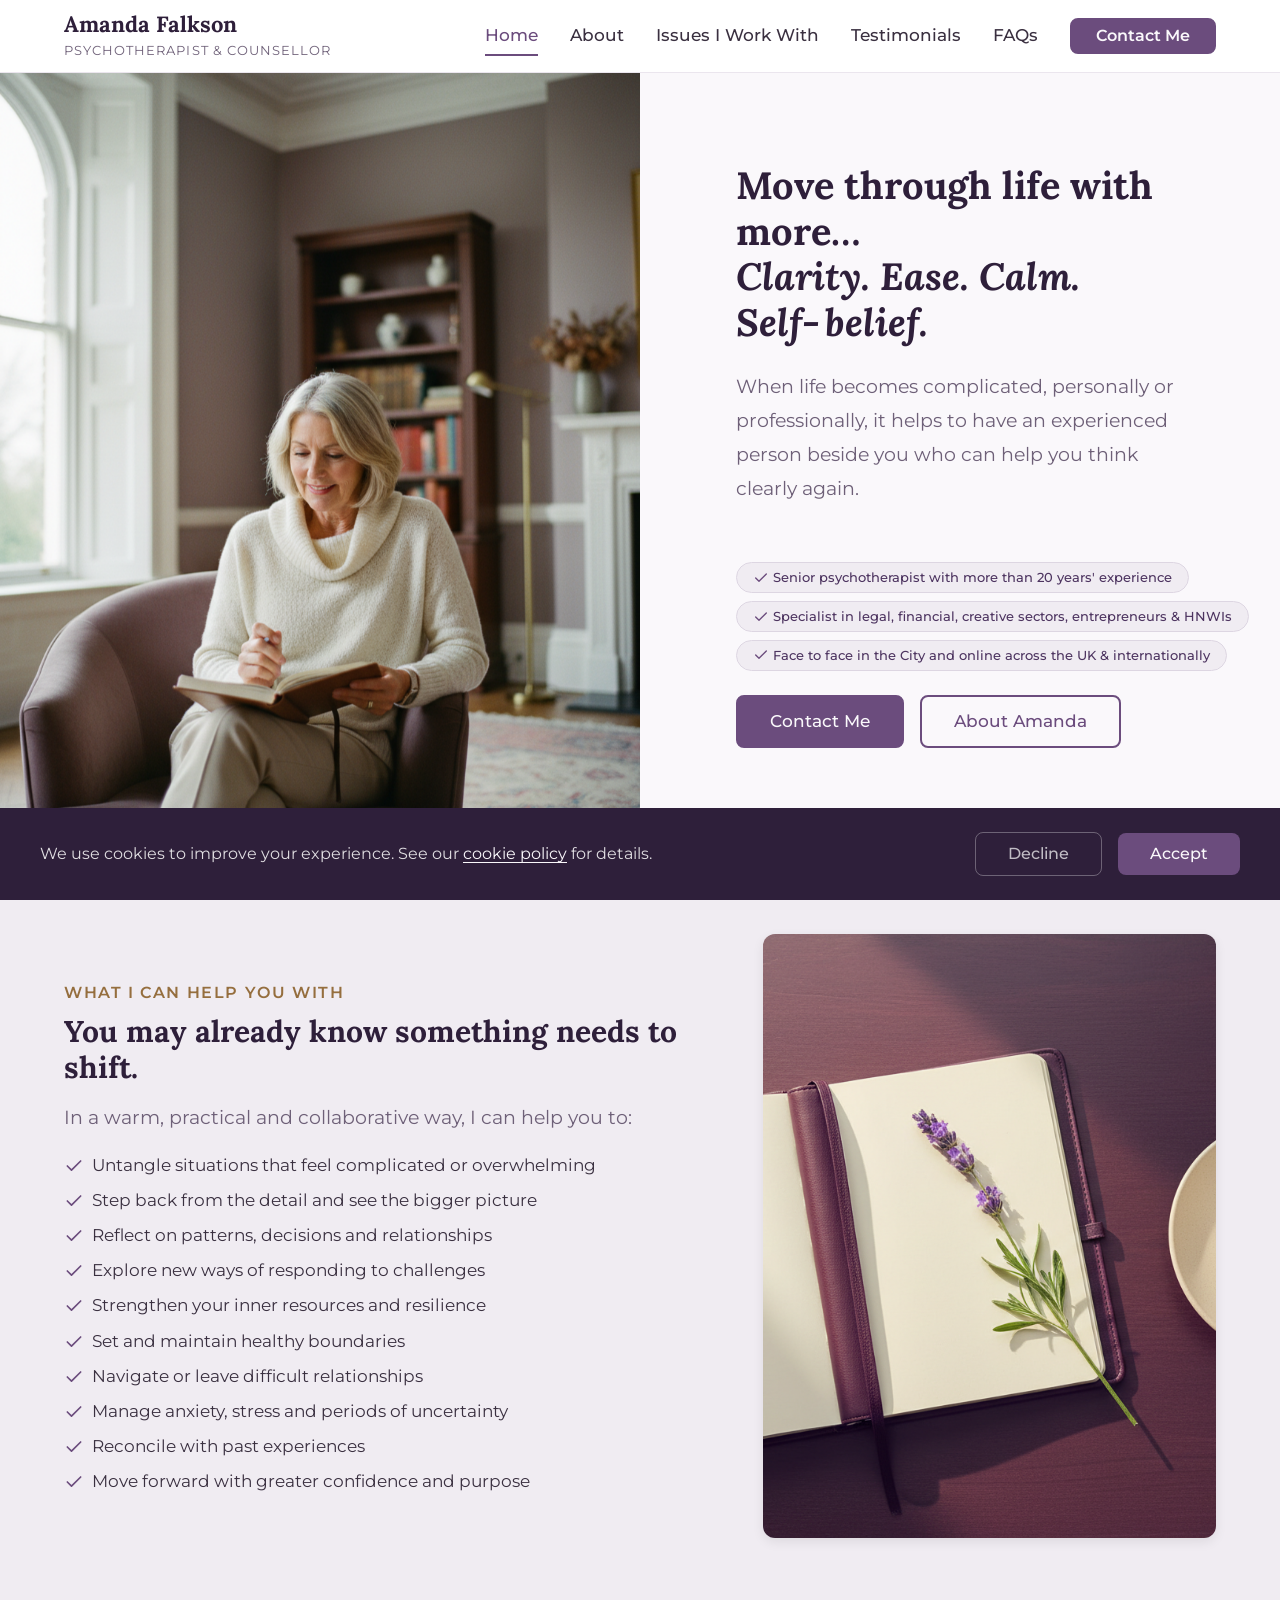
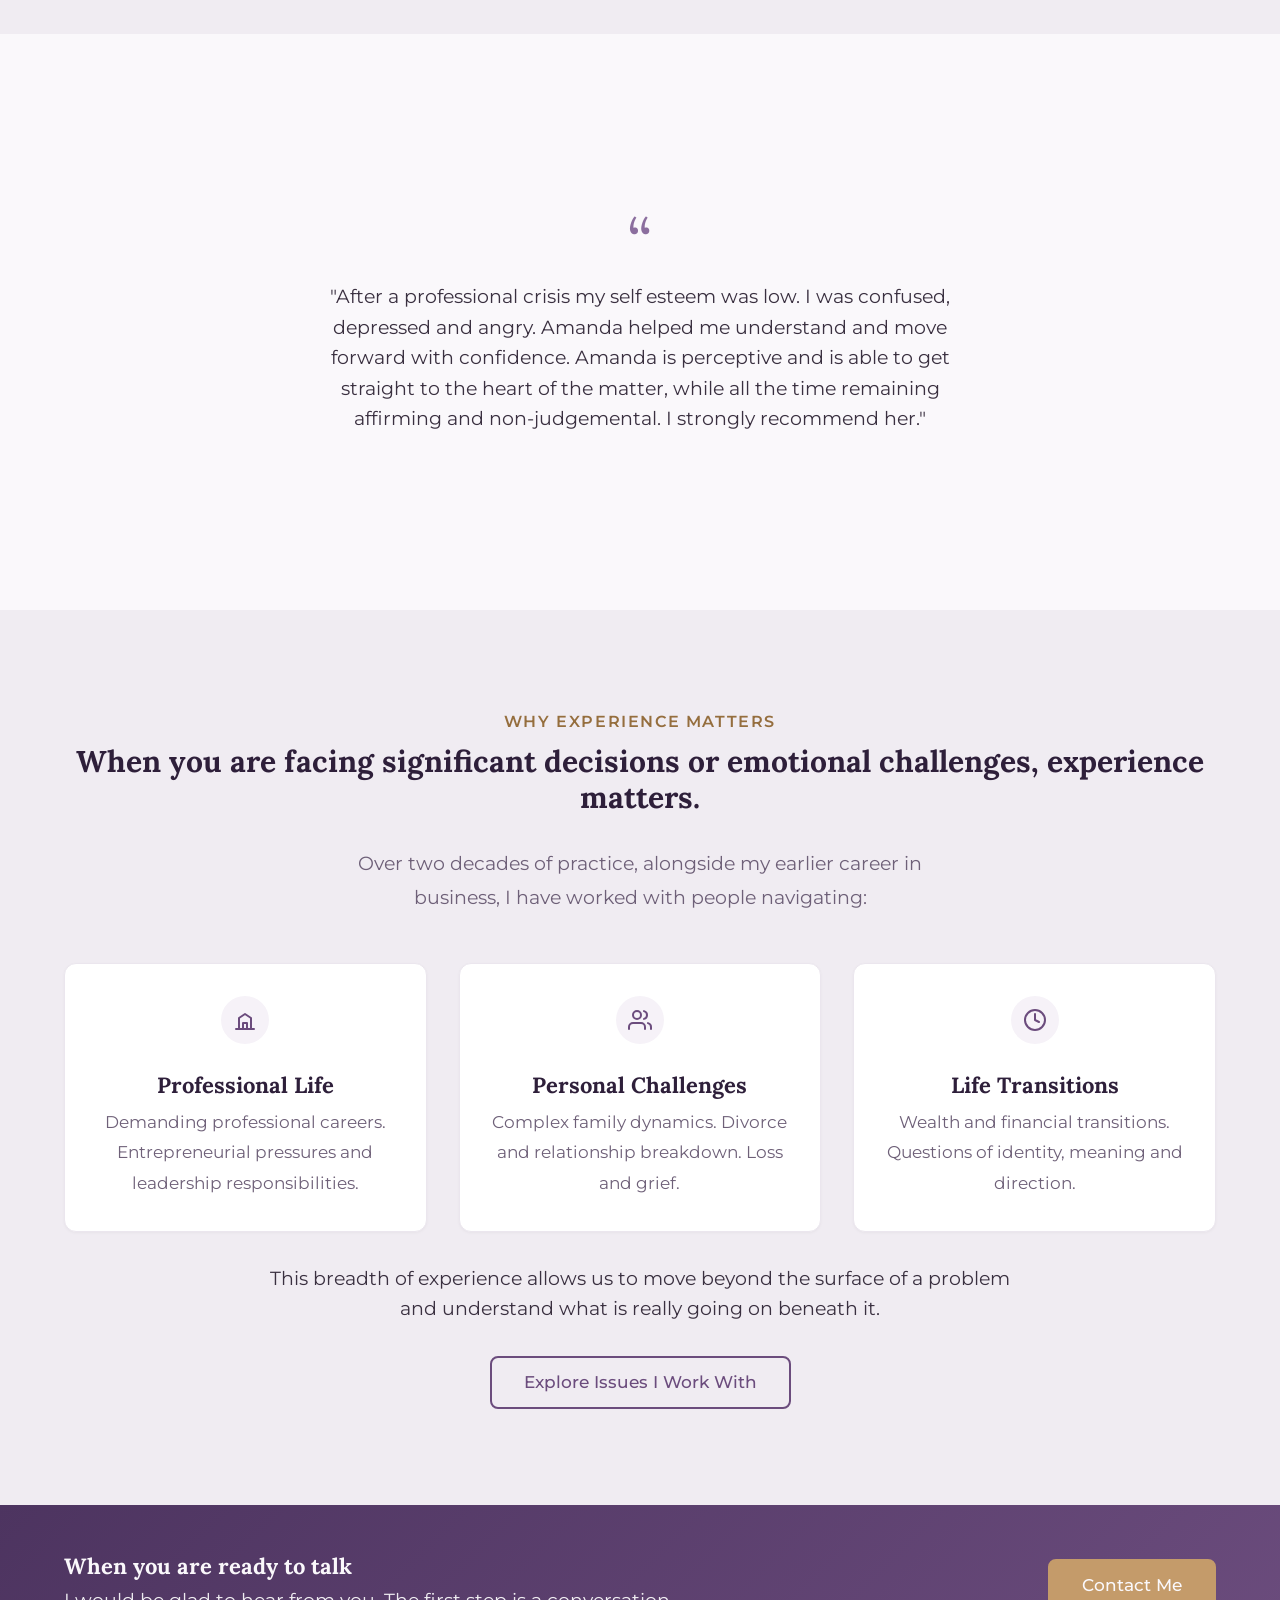
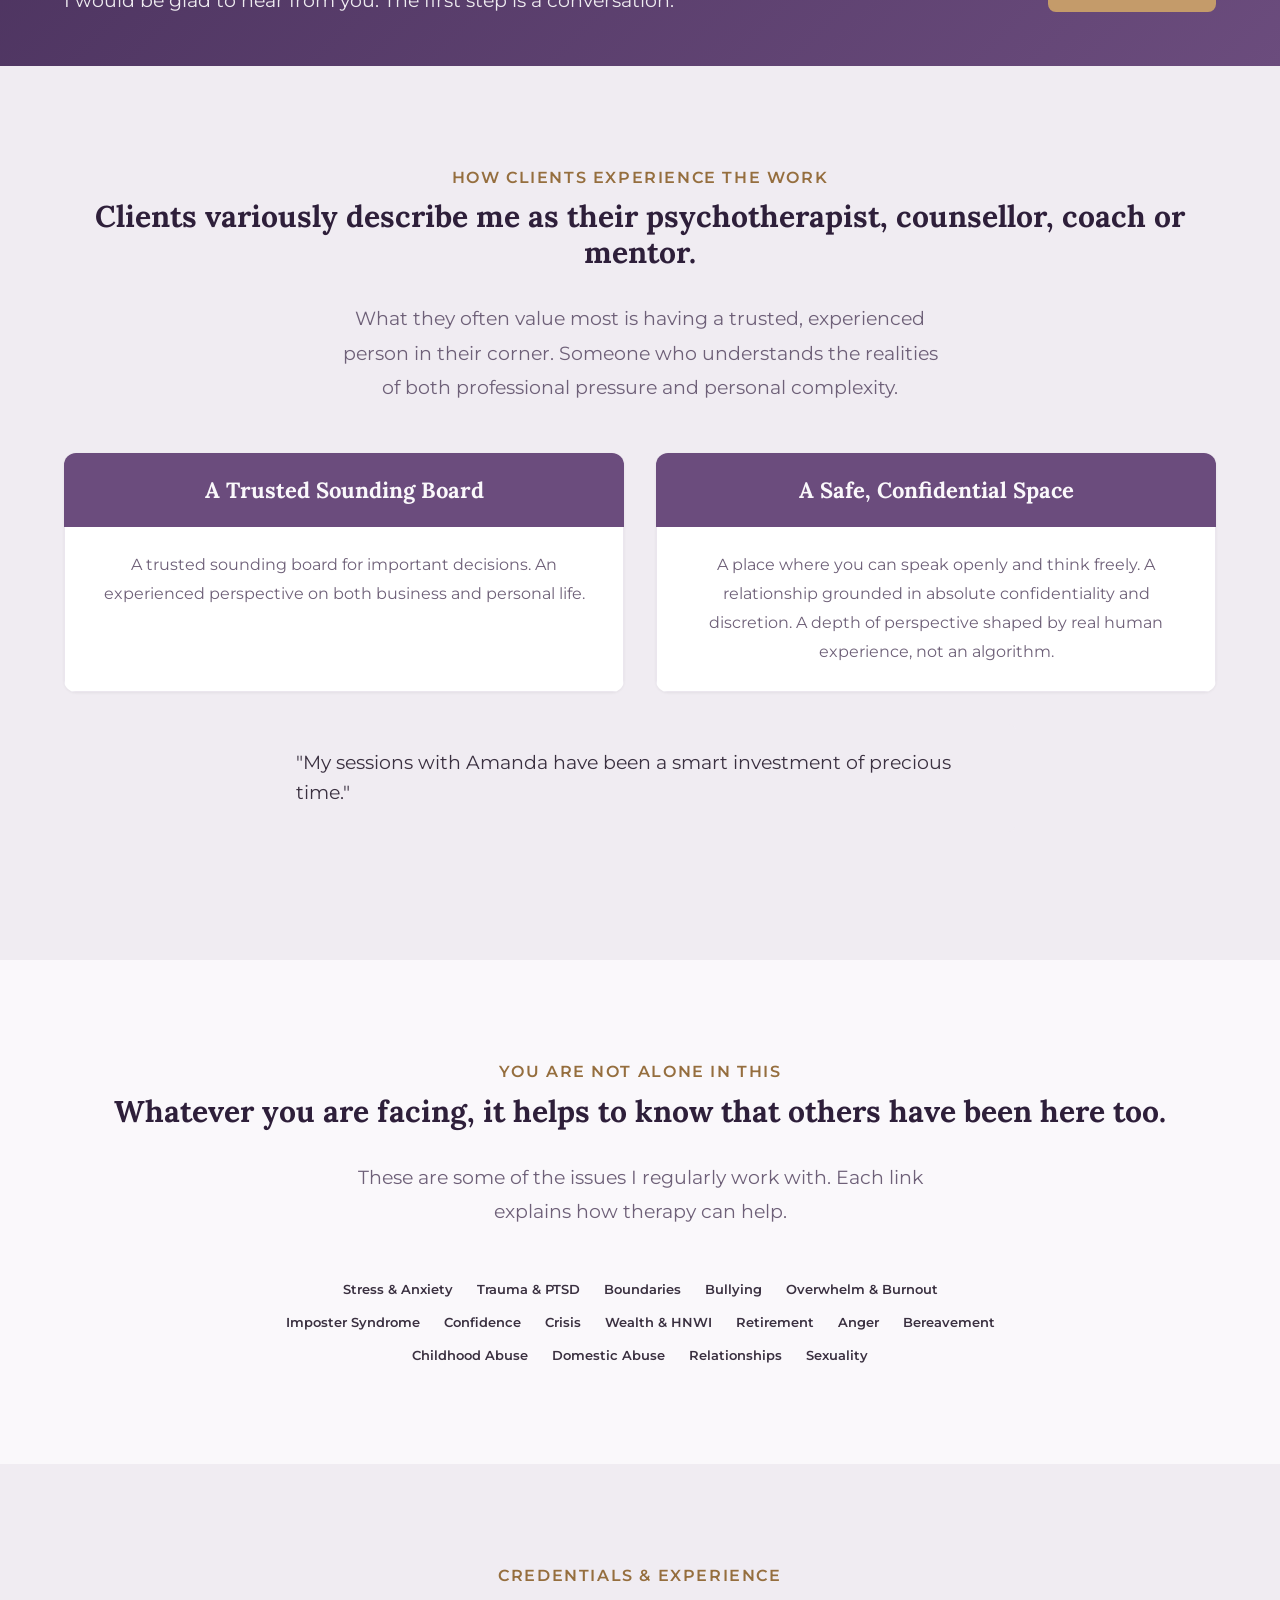
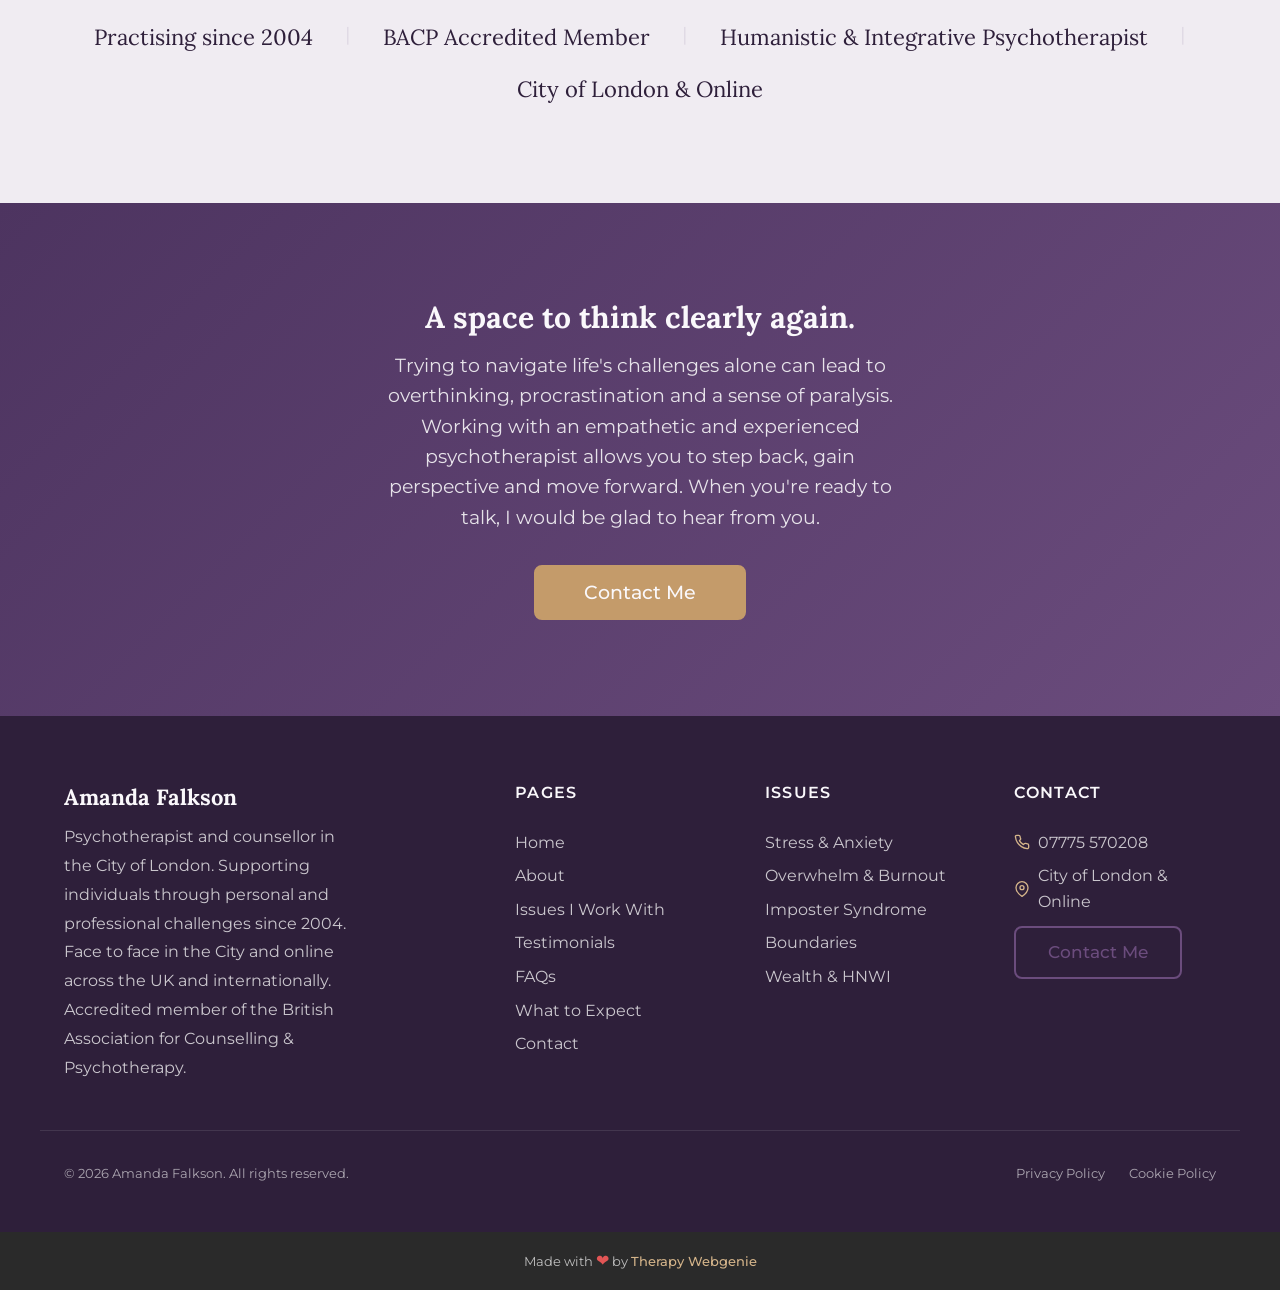
<file: index.html>
<!DOCTYPE html>
<html lang="en-GB">
<head>
  <meta charset="UTF-8">
  <meta name="viewport" content="width=device-width, initial-scale=1.0">
  <meta name="description" content="Amanda Falkson — Senior Psychotherapist, City of London. Over 20 years' experience supporting professionals, entrepreneurs and HNW individuals. BACP Accredited. Face to face in the City &amp; online.">
  <meta name="robots" content="max-image-preview:large">
  <meta name="author" content="Amanda Falkson Psychotherapy">
  <title>Amanda Falkson — Senior Psychotherapist | City of London &amp; Online</title>

  <link rel="canonical" href="https://trulyempoweredcode.github.io/psychotherapycity2/">

  <meta property="og:type" content="website">
  <meta property="og:url" content="https://trulyempoweredcode.github.io/psychotherapycity2/">
  <meta property="og:title" content="Amanda Falkson — Senior Psychotherapist | City of London &amp; Online">
  <meta property="og:description" content="Senior psychotherapist with more than 20 years' experience. Specialist in legal, financial, creative sectors, entrepreneurs and high net worth individuals.">
  <meta property="og:image" content="https://trulyempoweredcode.github.io/psychotherapycity2/images/home-portrait.jpg">
  <meta property="og:locale" content="en_GB">

  <meta name="twitter:card" content="summary_large_image">
  <meta name="twitter:title" content="Amanda Falkson — Senior Psychotherapist | City of London">
  <meta name="twitter:description" content="Over 20 years' experience. Face to face in the City and online UK &amp; internationally.">
  <meta name="twitter:image" content="https://trulyempoweredcode.github.io/psychotherapycity2/images/home-portrait.jpg">

  <link rel="preconnect" href="https://fonts.googleapis.com">
  <link rel="preconnect" href="https://fonts.gstatic.com" crossorigin>

  <link rel="icon" href="images/favicon.png" type="image/png" sizes="96x96">
  <link rel="apple-touch-icon" href="images/apple-touch-icon.png">
  <link rel="stylesheet" href="css/base.css">
  <link rel="stylesheet" href="css/components.css">
  <link rel="stylesheet" href="css/theme.css">
  <!-- PROFILE:schema -->
  <script type="application/ld+json">
  {
    "@context": "https://schema.org",
    "@type": "ProfessionalService",
    "name": "Amanda Falkson Psychotherapy",
    "description": "Senior psychotherapist and counsellor in the City of London. Practising since 2004. BACP Accredited.",
    "url": "https://trulyempoweredcode.github.io/psychotherapycity2/",
    "telephone": "+447775570208",
    "address": {
      "@type": "PostalAddress",
      "addressLocality": "City of London",
      "addressRegion": "London",
      "addressCountry": "GB"
    },
    "image": "https://trulyempoweredcode.github.io/psychotherapycity2/images/home-portrait.jpg"
  }
  </script>
  <!-- /PROFILE:schema -->
</head>
<body>

  <a href="#main" class="skip-link">Skip to main content</a>

  <!-- SECTION: nav -->
  <nav class="nav" role="navigation" aria-label="Main navigation">
    <div class="container nav__inner">
      <a href="index.html" class="nav__brand">
        <!-- PROFILE:logo --><!-- /PROFILE:logo -->
        <span class="nav__name"><!-- PROFILE:site_title -->Amanda Falkson<!-- /PROFILE:site_title --></span>
        <span class="nav__title"><!-- PROFILE:site_slogan -->Psychotherapist &amp; Counsellor<!-- /PROFILE:site_slogan --></span>
      </a>
      <div class="nav__links">
        <a href="index.html" class="nav__link nav__link--active">Home</a>
        <a href="about.html" class="nav__link">About</a>
        <a href="issues.html" class="nav__link">Issues I Work With</a>
        <a href="testimonials.html" class="nav__link">Testimonials</a>
        <a href="faq.html" class="nav__link">FAQs</a>
        <a href="contact.html" class="btn btn--primary nav__cta">Contact Me</a>
      </div>
      <button class="nav__toggle" aria-label="Toggle menu" aria-expanded="false" aria-controls="mobile-menu">
        <span class="nav__toggle-bar"></span>
        <span class="nav__toggle-bar"></span>
        <span class="nav__toggle-bar"></span>
      </button>
    </div>
    <div class="nav__mobile" id="mobile-menu" role="menu">
      <a href="index.html" class="nav__link nav__link--active" role="menuitem">Home</a>
      <a href="about.html" class="nav__link" role="menuitem">About</a>
      <a href="issues.html" class="nav__link" role="menuitem">Issues I Work With</a>
      <a href="testimonials.html" class="nav__link" role="menuitem">Testimonials</a>
      <a href="faq.html" class="nav__link" role="menuitem">FAQs</a>
      <a href="what-to-expect.html" class="nav__link" role="menuitem">What to Expect</a>
      <a href="contact.html" class="btn btn--primary" role="menuitem">Contact Me</a>
    </div>
  </nav>
  <!-- /SECTION: nav -->

  <!-- Compact scroll header -->
  <div class="nav-scroll" aria-hidden="true">
    <div class="container nav-scroll__inner">
      <div class="nav-scroll__brand">
        <span class="nav-scroll__name"><!-- PROFILE:site_title -->Amanda Falkson<!-- /PROFILE:site_title --></span>
        <span class="nav-scroll__title"><!-- PROFILE:site_slogan -->Psychotherapist &amp; Counsellor<!-- /PROFILE:site_slogan --></span>
      </div>
      <div class="nav-scroll__right">
        <a href="tel:07775570208" class="nav-scroll__phone">
          <svg xmlns="http://www.w3.org/2000/svg" viewBox="0 0 24 24" fill="none" stroke="currentColor" stroke-width="2" stroke-linecap="round" stroke-linejoin="round"><path d="M22 16.92v3a2 2 0 0 1-2.18 2 19.79 19.79 0 0 1-8.63-3.07 19.5 19.5 0 0 1-6-6 19.79 19.79 0 0 1-3.07-8.67A2 2 0 0 1 4.11 2h3a2 2 0 0 1 2 1.72c.127.96.361 1.903.7 2.81a2 2 0 0 1-.45 2.11L8.09 9.91a16 16 0 0 0 6 6l1.27-1.27a2 2 0 0 1 2.11-.45c.907.339 1.85.573 2.81.7A2 2 0 0 1 22 16.92z"></path></svg>
          07775 570208
        </a>
        <a href="tel:07775570208" class="nav-scroll__phone-icon" aria-label="Call Amanda">
          <svg xmlns="http://www.w3.org/2000/svg" viewBox="0 0 24 24" fill="none" stroke="currentColor" stroke-width="2" stroke-linecap="round" stroke-linejoin="round"><path d="M22 16.92v3a2 2 0 0 1-2.18 2 19.79 19.79 0 0 1-8.63-3.07 19.5 19.5 0 0 1-6-6 19.79 19.79 0 0 1-3.07-8.67A2 2 0 0 1 4.11 2h3a2 2 0 0 1 2 1.72c.127.96.361 1.903.7 2.81a2 2 0 0 1-.45 2.11L8.09 9.91a16 16 0 0 0 6 6l1.27-1.27a2 2 0 0 1 2.11-.45c.907.339 1.85.573 2.81.7A2 2 0 0 1 22 16.92z"></path></svg>
        </a>
        <button class="nav-scroll__toggle" aria-label="Toggle menu">
          <span class="nav-scroll__toggle-bar"></span>
          <span class="nav-scroll__toggle-bar"></span>
          <span class="nav-scroll__toggle-bar"></span>
        </button>
      </div>
    </div>
  </div>

  <main id="main">

    <!-- SECTION: hero -->
    <section class="hero hero--half">
      <div class="container hero__inner">
        <div class="hero__content">
          <h1 class="hero__heading">Move through life with more…<br><em>Clarity. Ease. Calm. Self‑belief.</em></h1>
          <p class="hero__text">When life becomes complicated, personally or professionally, it helps to have an experienced person beside you who can help you think clearly again.</p>
          <ul class="hero__ticks">
            <li>
              <svg xmlns="http://www.w3.org/2000/svg" viewBox="0 0 24 24" fill="none" stroke="currentColor" stroke-width="2" stroke-linecap="round" stroke-linejoin="round"><polyline points="20 6 9 17 4 12"></polyline></svg>
              Senior psychotherapist with more than 20 years' experience
            </li>
            <li>
              <svg xmlns="http://www.w3.org/2000/svg" viewBox="0 0 24 24" fill="none" stroke="currentColor" stroke-width="2" stroke-linecap="round" stroke-linejoin="round"><polyline points="20 6 9 17 4 12"></polyline></svg>
              Specialist in legal, financial, creative sectors, entrepreneurs &amp; HNWIs
            </li>
            <li>
              <svg xmlns="http://www.w3.org/2000/svg" viewBox="0 0 24 24" fill="none" stroke="currentColor" stroke-width="2" stroke-linecap="round" stroke-linejoin="round"><polyline points="20 6 9 17 4 12"></polyline></svg>
              Face to face in the City and online across the UK &amp; internationally
            </li>
          </ul>
          <div class="hero__actions">
            <a href="contact.html" class="btn btn--primary">Contact Me</a>
            <a href="about.html" class="btn btn--secondary">About Amanda</a>
          </div>
        </div>
        <div class="hero__image-wrap">
          <img src="images/home-portrait.jpg" alt="Amanda Falkson, senior psychotherapist — City of London" class="hero__image" width="800" height="1000">
        </div>
      </div>
    </section>
    <!-- /SECTION: hero -->

    <!-- SECTION: what-i-can-help -->
    <section class="section section--alt reveal">
      <div class="container">
        <div class="split split--text-wide">
          <div class="split__text">
            <span class="section-label">What I Can Help You With</span>
            <h2>You may already know something needs to shift.</h2>
            <p>In a warm, practical and collaborative way, I can help you to:</p>
            <ul class="checklist" style="margin-top: var(--space-md);">
              <li>
                <svg xmlns="http://www.w3.org/2000/svg" viewBox="0 0 24 24" fill="none" stroke="currentColor" stroke-width="2" stroke-linecap="round" stroke-linejoin="round"><polyline points="20 6 9 17 4 12"></polyline></svg>
                Untangle situations that feel complicated or overwhelming
              </li>
              <li>
                <svg xmlns="http://www.w3.org/2000/svg" viewBox="0 0 24 24" fill="none" stroke="currentColor" stroke-width="2" stroke-linecap="round" stroke-linejoin="round"><polyline points="20 6 9 17 4 12"></polyline></svg>
                Step back from the detail and see the bigger picture
              </li>
              <li>
                <svg xmlns="http://www.w3.org/2000/svg" viewBox="0 0 24 24" fill="none" stroke="currentColor" stroke-width="2" stroke-linecap="round" stroke-linejoin="round"><polyline points="20 6 9 17 4 12"></polyline></svg>
                Reflect on patterns, decisions and relationships
              </li>
              <li>
                <svg xmlns="http://www.w3.org/2000/svg" viewBox="0 0 24 24" fill="none" stroke="currentColor" stroke-width="2" stroke-linecap="round" stroke-linejoin="round"><polyline points="20 6 9 17 4 12"></polyline></svg>
                Explore new ways of responding to challenges
              </li>
              <li>
                <svg xmlns="http://www.w3.org/2000/svg" viewBox="0 0 24 24" fill="none" stroke="currentColor" stroke-width="2" stroke-linecap="round" stroke-linejoin="round"><polyline points="20 6 9 17 4 12"></polyline></svg>
                Strengthen your inner resources and resilience
              </li>
              <li>
                <svg xmlns="http://www.w3.org/2000/svg" viewBox="0 0 24 24" fill="none" stroke="currentColor" stroke-width="2" stroke-linecap="round" stroke-linejoin="round"><polyline points="20 6 9 17 4 12"></polyline></svg>
                Set and maintain healthy boundaries
              </li>
              <li>
                <svg xmlns="http://www.w3.org/2000/svg" viewBox="0 0 24 24" fill="none" stroke="currentColor" stroke-width="2" stroke-linecap="round" stroke-linejoin="round"><polyline points="20 6 9 17 4 12"></polyline></svg>
                Navigate or leave difficult relationships
              </li>
              <li>
                <svg xmlns="http://www.w3.org/2000/svg" viewBox="0 0 24 24" fill="none" stroke="currentColor" stroke-width="2" stroke-linecap="round" stroke-linejoin="round"><polyline points="20 6 9 17 4 12"></polyline></svg>
                Manage anxiety, stress and periods of uncertainty
              </li>
              <li>
                <svg xmlns="http://www.w3.org/2000/svg" viewBox="0 0 24 24" fill="none" stroke="currentColor" stroke-width="2" stroke-linecap="round" stroke-linejoin="round"><polyline points="20 6 9 17 4 12"></polyline></svg>
                Reconcile with past experiences
              </li>
              <li>
                <svg xmlns="http://www.w3.org/2000/svg" viewBox="0 0 24 24" fill="none" stroke="currentColor" stroke-width="2" stroke-linecap="round" stroke-linejoin="round"><polyline points="20 6 9 17 4 12"></polyline></svg>
                Move forward with greater confidence and purpose
              </li>
            </ul>
          </div>
          <img src="images/about-hero.jpg" alt="Calm professional therapy setting — a quiet moment in the consulting room" class="split__image split__image--portrait" loading="lazy">
        </div>
      </div>
    </section>
    <!-- /SECTION: what-i-can-help -->

    <!-- SECTION: testimonial-home -->
    <section class="section reveal">
      <div class="container container--narrow">
        <blockquote class="blockquote blockquote--pull">
          <p>"After a professional crisis my self esteem was low. I was confused, depressed and angry. Amanda helped me understand and move forward with confidence. Amanda is perceptive and is able to get straight to the heart of the matter, while all the time remaining affirming and non‑judgemental. I strongly recommend her."</p>
        </blockquote>
      </div>
    </section>
    <!-- /SECTION: testimonial-home -->

    <!-- SECTION: why-experience-matters -->
    <section class="section section--alt reveal">
      <div class="container">
        <div class="text-center">
          <span class="section-label">Why Experience Matters</span>
          <h2>When you are facing significant decisions or emotional challenges, experience matters.</h2>
          <p class="section-subtitle">Over two decades of practice, alongside my earlier career in business, I have worked with people navigating:</p>
        </div>
        <div class="grid grid--3" style="margin-top: var(--space-2xl);">
          <div class="card card--feature">
            <div class="card__icon">
              <svg xmlns="http://www.w3.org/2000/svg" viewBox="0 0 24 24" fill="none" stroke="currentColor" stroke-width="2" stroke-linecap="round" stroke-linejoin="round"><path d="M3 21h18"></path><path d="M6 21V10l6-4 6 4v11"></path><path d="M10 21v-6h4v6"></path></svg>
            </div>
            <h3 class="card__title">Professional Life</h3>
            <p class="card__text">Demanding professional careers. Entrepreneurial pressures and leadership responsibilities.</p>
          </div>
          <div class="card card--feature">
            <div class="card__icon">
              <svg xmlns="http://www.w3.org/2000/svg" viewBox="0 0 24 24" fill="none" stroke="currentColor" stroke-width="2" stroke-linecap="round" stroke-linejoin="round"><path d="M17 21v-2a4 4 0 0 0-4-4H5a4 4 0 0 0-4 4v2"></path><circle cx="9" cy="7" r="4"></circle><path d="M23 21v-2a4 4 0 0 0-3-3.87"></path><path d="M16 3.13a4 4 0 0 1 0 7.75"></path></svg>
            </div>
            <h3 class="card__title">Personal Challenges</h3>
            <p class="card__text">Complex family dynamics. Divorce and relationship breakdown. Loss and grief.</p>
          </div>
          <div class="card card--feature">
            <div class="card__icon">
              <svg xmlns="http://www.w3.org/2000/svg" viewBox="0 0 24 24" fill="none" stroke="currentColor" stroke-width="2" stroke-linecap="round" stroke-linejoin="round"><circle cx="12" cy="12" r="10"></circle><polyline points="12 6 12 12 16 14"></polyline></svg>
            </div>
            <h3 class="card__title">Life Transitions</h3>
            <p class="card__text">Wealth and financial transitions. Questions of identity, meaning and direction.</p>
          </div>
        </div>
        <div class="container container--narrow text-center" style="margin-top: var(--space-xl);">
          <p>This breadth of experience allows us to move beyond the surface of a problem and understand what is really going on beneath it.</p>
          <a href="issues.html" class="btn btn--secondary" style="margin-top: var(--space-md);">Explore Issues I Work With</a>
        </div>
      </div>
    </section>
    <!-- /SECTION: why-experience-matters -->

    <!-- SECTION: cta-mid -->
    <section class="section cta-mid-banner reveal">
      <div class="container">
        <div class="cta-mid-banner__inner">
          <div>
            <h3>When you are ready to talk</h3>
            <p>I would be glad to hear from you. The first step is a conversation.</p>
          </div>
          <a href="contact.html" class="btn btn--accent">Contact Me</a>
        </div>
      </div>
    </section>
    <!-- /SECTION: cta-mid -->

    <!-- SECTION: how-clients-experience -->
    <section class="section section--alt reveal">
      <div class="container">
        <div class="text-center">
          <span class="section-label">How Clients Experience the Work</span>
          <h2>Clients variously describe me as their psychotherapist, counsellor, coach or mentor.</h2>
          <p class="section-subtitle">What they often value most is having a trusted, experienced person in their corner. Someone who understands the realities of both professional pressure and personal complexity.</p>
        </div>
        <div class="grid grid--2" style="margin-top: var(--space-2xl);">
          <div class="highlight-box">
            <div class="highlight-box__heading">
              <h3>A Trusted Sounding Board</h3>
            </div>
            <div class="highlight-box__content">
              <p>A trusted sounding board for important decisions. An experienced perspective on both business and personal life.</p>
            </div>
          </div>
          <div class="highlight-box">
            <div class="highlight-box__heading">
              <h3>A Safe, Confidential Space</h3>
            </div>
            <div class="highlight-box__content">
              <p>A place where you can speak openly and think freely. A relationship grounded in absolute confidentiality and discretion. A depth of perspective shaped by real human experience, not an algorithm.</p>
            </div>
          </div>
        </div>
        <div class="container container--narrow" style="margin-top: var(--space-xl);">
          <blockquote class="blockquote">
            <p>"My sessions with Amanda have been a smart investment of precious time."</p>
          </blockquote>
        </div>
      </div>
    </section>
    <!-- /SECTION: how-clients-experience -->

    <!-- SECTION: you-are-not-alone -->
    <section class="section reveal">
      <div class="container">
        <div class="text-center">
          <span class="section-label">You Are Not Alone in This</span>
          <h2>Whatever you are facing, it helps to know that others have been here too.</h2>
          <p class="section-subtitle">These are some of the issues I regularly work with. Each link explains how therapy can help.</p>
        </div>
        <div class="container container--narrow" style="margin-top: var(--space-xl); text-align: center;">
          <p style="display: flex; flex-wrap: wrap; gap: var(--space-sm); justify-content: center;">
            <a href="issues.html#service-stress-anxiety" class="badge">Stress &amp; Anxiety</a>
            <a href="issues.html#service-trauma-ptsd" class="badge">Trauma &amp; PTSD</a>
            <a href="issues.html#service-boundaries" class="badge">Boundaries</a>
            <a href="issues.html#service-bullying" class="badge">Bullying</a>
            <a href="issues.html#service-overwhelm" class="badge">Overwhelm &amp; Burnout</a>
            <a href="issues.html#service-imposter-syndrome" class="badge">Imposter Syndrome</a>
            <a href="issues.html#service-confidence" class="badge">Confidence</a>
            <a href="issues.html#service-crisis" class="badge">Crisis</a>
            <a href="issues.html#service-wealth-hnwi" class="badge">Wealth &amp; HNWI</a>
            <a href="issues.html#service-retirement" class="badge">Retirement</a>
            <a href="issues.html" class="badge">Anger</a>
            <a href="issues.html" class="badge">Bereavement</a>
            <a href="issues.html" class="badge">Childhood Abuse</a>
            <a href="issues.html" class="badge">Domestic Abuse</a>
            <a href="issues.html" class="badge">Relationships</a>
            <a href="issues.html" class="badge">Sexuality</a>
          </p>
        </div>
      </div>
    </section>
    <!-- /SECTION: you-are-not-alone -->

    <!-- SECTION: credentials -->
    <section class="section section--alt reveal">
      <div class="container text-center">
        <span class="section-label">Credentials &amp; Experience</span>
      </div>
      <div class="container" style="display: flex; flex-wrap: wrap; justify-content: center; gap: var(--space-md) var(--space-xl); margin-top: var(--space-lg); text-align: center;">
        <span style="font-family: var(--font-heading); font-size: var(--text-lg); color: var(--color-text-heading);">Practising since 2004</span>
        <span style="color: var(--color-border);">|</span>
        <span style="font-family: var(--font-heading); font-size: var(--text-lg); color: var(--color-text-heading);">BACP Accredited Member</span>
        <span style="color: var(--color-border);">|</span>
        <span style="font-family: var(--font-heading); font-size: var(--text-lg); color: var(--color-text-heading);">Humanistic &amp; Integrative Psychotherapist</span>
        <span style="color: var(--color-border);">|</span>
        <span style="font-family: var(--font-heading); font-size: var(--text-lg); color: var(--color-text-heading);">City of London &amp; Online</span>
      </div>
    </section>
    <!-- /SECTION: credentials -->

    <!-- SECTION: cta -->
    <section class="section cta-banner reveal">
      <div class="container text-center">
        <h2>A space to think clearly again.</h2>
        <p>Trying to navigate life's challenges alone can lead to overthinking, procrastination and a sense of paralysis. Working with an empathetic and experienced psychotherapist allows you to step back, gain perspective and move forward. When you're ready to talk, I would be glad to hear from you.</p>
        <div class="cta-banner__buttons">
          <a href="contact.html" class="btn btn--accent">Contact Me</a>
        </div>
      </div>
    </section>
    <!-- /SECTION: cta -->

  </main>

  <!-- SECTION: footer -->
  <footer class="footer">
    <div class="container footer__inner">
      <div class="footer__brand">
        <p class="footer__brand-name">Amanda Falkson</p>
        <p class="footer__brand-text">Psychotherapist and counsellor in the City of London. Supporting individuals through personal and professional challenges since 2004. Face to face in the City and online across the UK and internationally. Accredited member of the British Association for Counselling &amp; Psychotherapy.</p>
      </div>
      <div class="footer__col">
        <p class="footer__heading">Pages</p>
        <div class="footer__links">
          <a href="index.html" class="footer__link">Home</a>
          <a href="about.html" class="footer__link">About</a>
          <a href="issues.html" class="footer__link">Issues I Work With</a>
          <a href="testimonials.html" class="footer__link">Testimonials</a>
          <a href="faq.html" class="footer__link">FAQs</a>
          <a href="what-to-expect.html" class="footer__link">What to Expect</a>
          <a href="contact.html" class="footer__link">Contact</a>
        </div>
      </div>
      <div class="footer__col">
        <p class="footer__heading">Issues</p>
        <div class="footer__links">
          <a href="issues.html#service-stress-anxiety" class="footer__link">Stress &amp; Anxiety</a>
          <a href="issues.html#service-overwhelm" class="footer__link">Overwhelm &amp; Burnout</a>
          <a href="issues.html#service-imposter-syndrome" class="footer__link">Imposter Syndrome</a>
          <a href="issues.html#service-boundaries" class="footer__link">Boundaries</a>
          <a href="issues.html#service-wealth-hnwi" class="footer__link">Wealth &amp; HNWI</a>
        </div>
      </div>
      <div class="footer__col">
        <p class="footer__heading">Contact</p>
        <div class="footer__contact-item">
          <svg xmlns="http://www.w3.org/2000/svg" viewBox="0 0 24 24" fill="none" stroke="currentColor" stroke-width="2" stroke-linecap="round" stroke-linejoin="round"><path d="M22 16.92v3a2 2 0 0 1-2.18 2 19.79 19.79 0 0 1-8.63-3.07 19.5 19.5 0 0 1-6-6 19.79 19.79 0 0 1-3.07-8.67A2 2 0 0 1 4.11 2h3a2 2 0 0 1 2 1.72 12.84 12.84 0 0 0 .7 2.81 2 2 0 0 1-.45 2.11L8.09 9.91a16 16 0 0 0 6 6l1.27-1.27a2 2 0 0 1 2.11-.45 12.84 12.84 0 0 0 2.81.7A2 2 0 0 1 22 16.92z"></path></svg>
          <!-- PROFILE:phone_landline --><span>07775 570208</span><!-- /PROFILE:phone_landline -->
        </div>
        <div class="footer__contact-item">
          <svg xmlns="http://www.w3.org/2000/svg" viewBox="0 0 24 24" fill="none" stroke="currentColor" stroke-width="2" stroke-linecap="round" stroke-linejoin="round"><path d="M21 10c0 7-9 13-9 13s-9-6-9-13a9 9 0 0 1 18 0z"></path><circle cx="12" cy="10" r="3"></circle></svg>
          <!-- PROFILE:address --><span>City of London &amp; Online</span><!-- /PROFILE:address -->
        </div>
        <div class="footer__contact-item">
          <a href="contact.html" class="btn btn--secondary" style="margin-top: var(--space-xs);">Contact Me</a>
        </div>
      </div>
    </div>
    <div class="container footer__bottom">
      <p class="footer__copyright">&copy; <script>document.write(new Date().getFullYear())</script> Amanda Falkson. All rights reserved.</p>
      <div class="footer__legal">
        <a href="privacy.html">Privacy Policy</a>
        <a href="cookies-policy.html">Cookie Policy</a>
      </div>
    </div>
  </footer>
  <!-- /SECTION: footer -->

  <div class="site-credit">
    <p>Made with <span class="site-credit__heart" aria-label="love">&#10084;</span> by <a href="https://www.therapywebgenie.com" target="_blank" rel="noopener">Therapy Webgenie</a></p>
  </div>

  <!-- Cookie Consent -->
  <div class="cookie-banner" role="dialog" aria-label="Cookie consent">
    <div class="cookie-banner__inner">
      <p class="cookie-banner__text">We use cookies to improve your experience. See our <a href="cookies-policy.html">cookie policy</a> for details.</p>
      <div class="cookie-banner__buttons">
        <button class="cookie-banner__accept">Accept</button>
        <button class="cookie-banner__decline">Decline</button>
      </div>
    </div>
  </div>

  <!-- Back to Top -->
  <button class="back-to-top" aria-label="Back to top">
    <svg xmlns="http://www.w3.org/2000/svg" viewBox="0 0 24 24" fill="none" stroke="currentColor" stroke-width="2" stroke-linecap="round" stroke-linejoin="round"><polyline points="18 15 12 9 6 15"></polyline></svg>
  </button>

  <script src="js/main.js"></script>
</body>
</html>
</file>
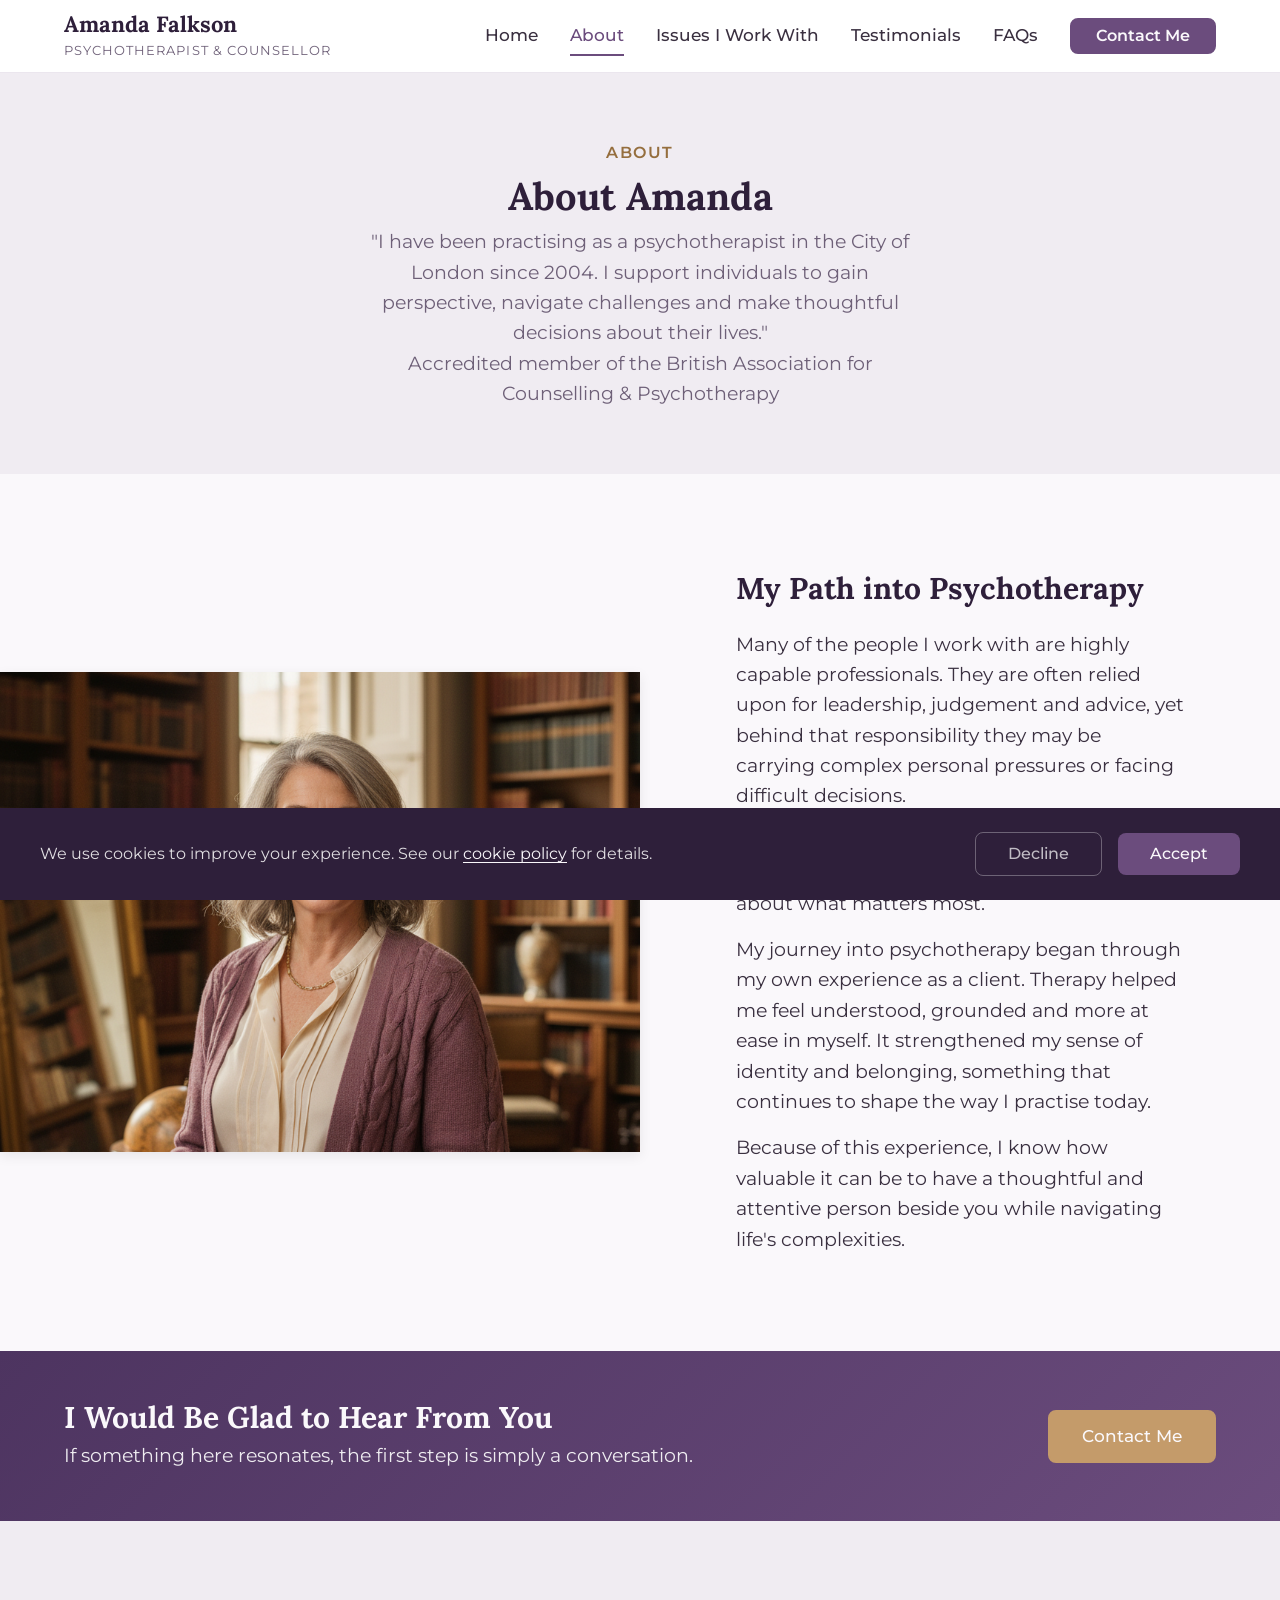
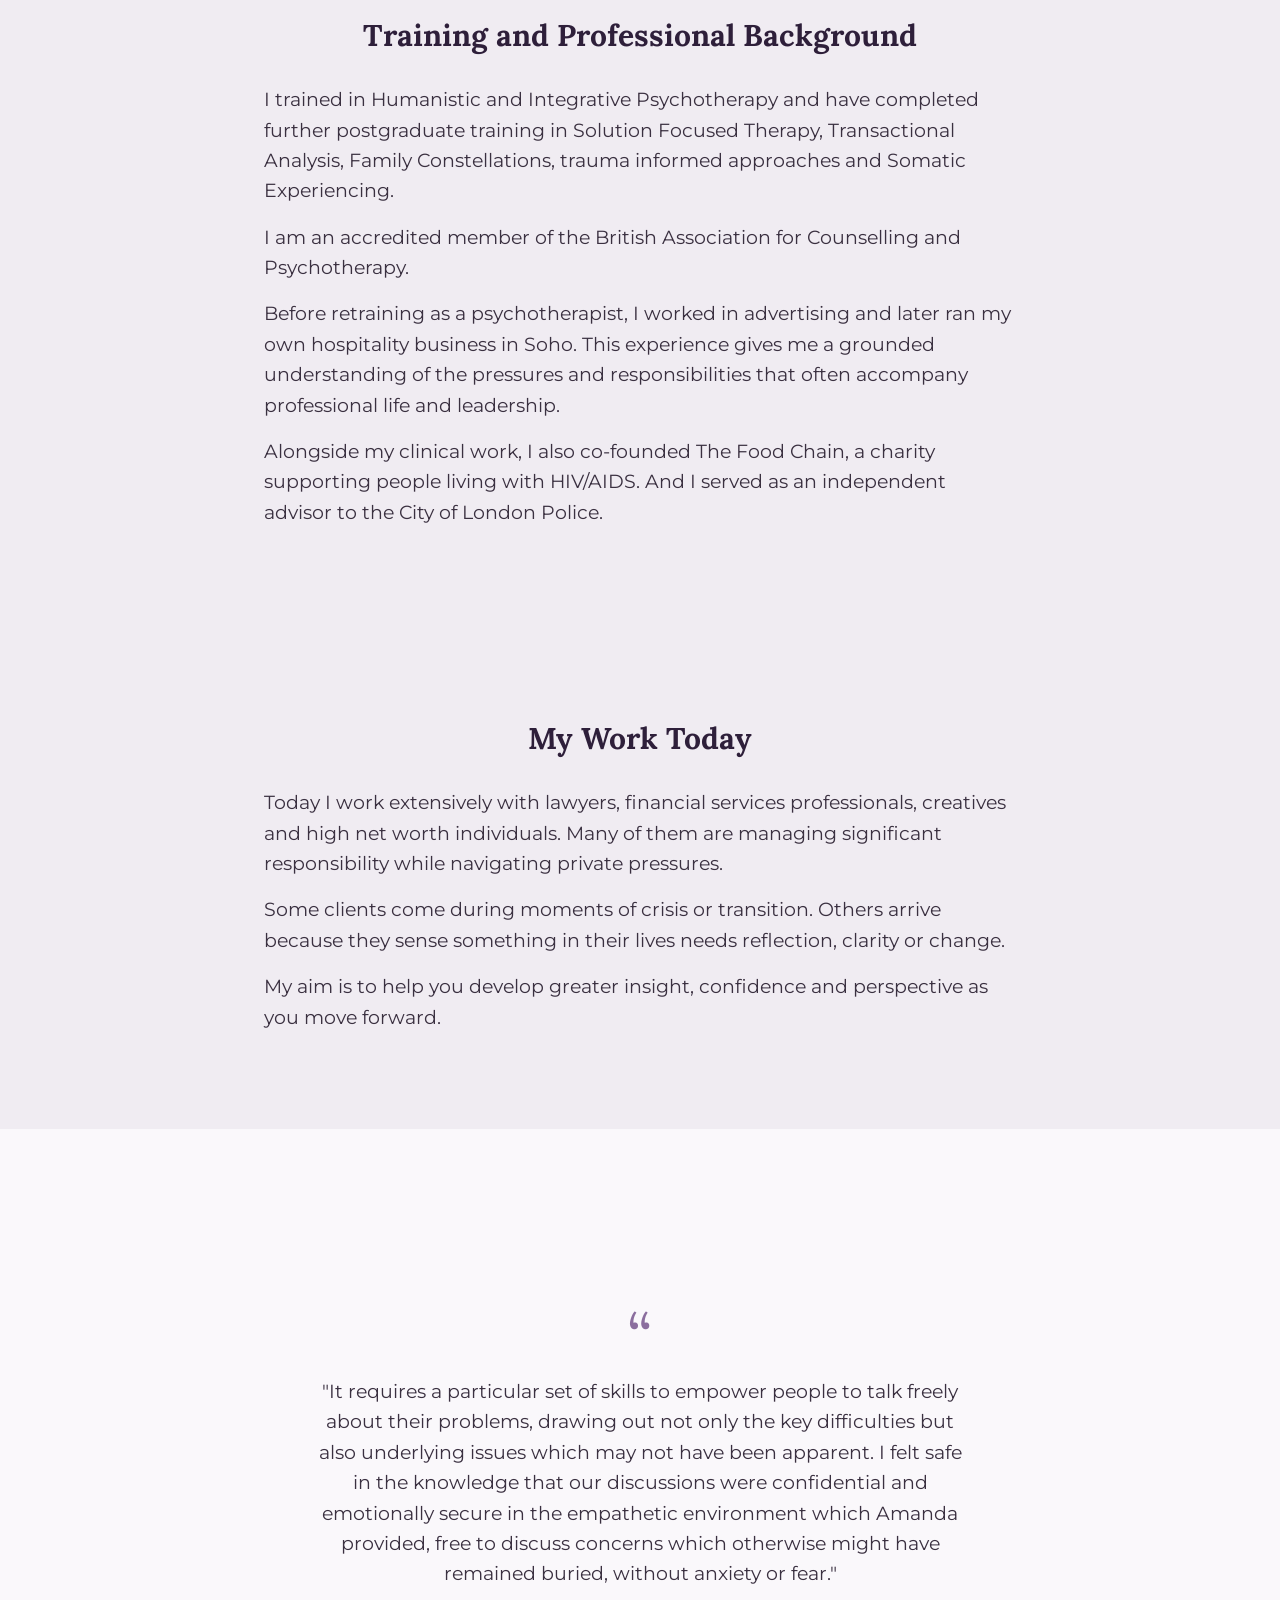
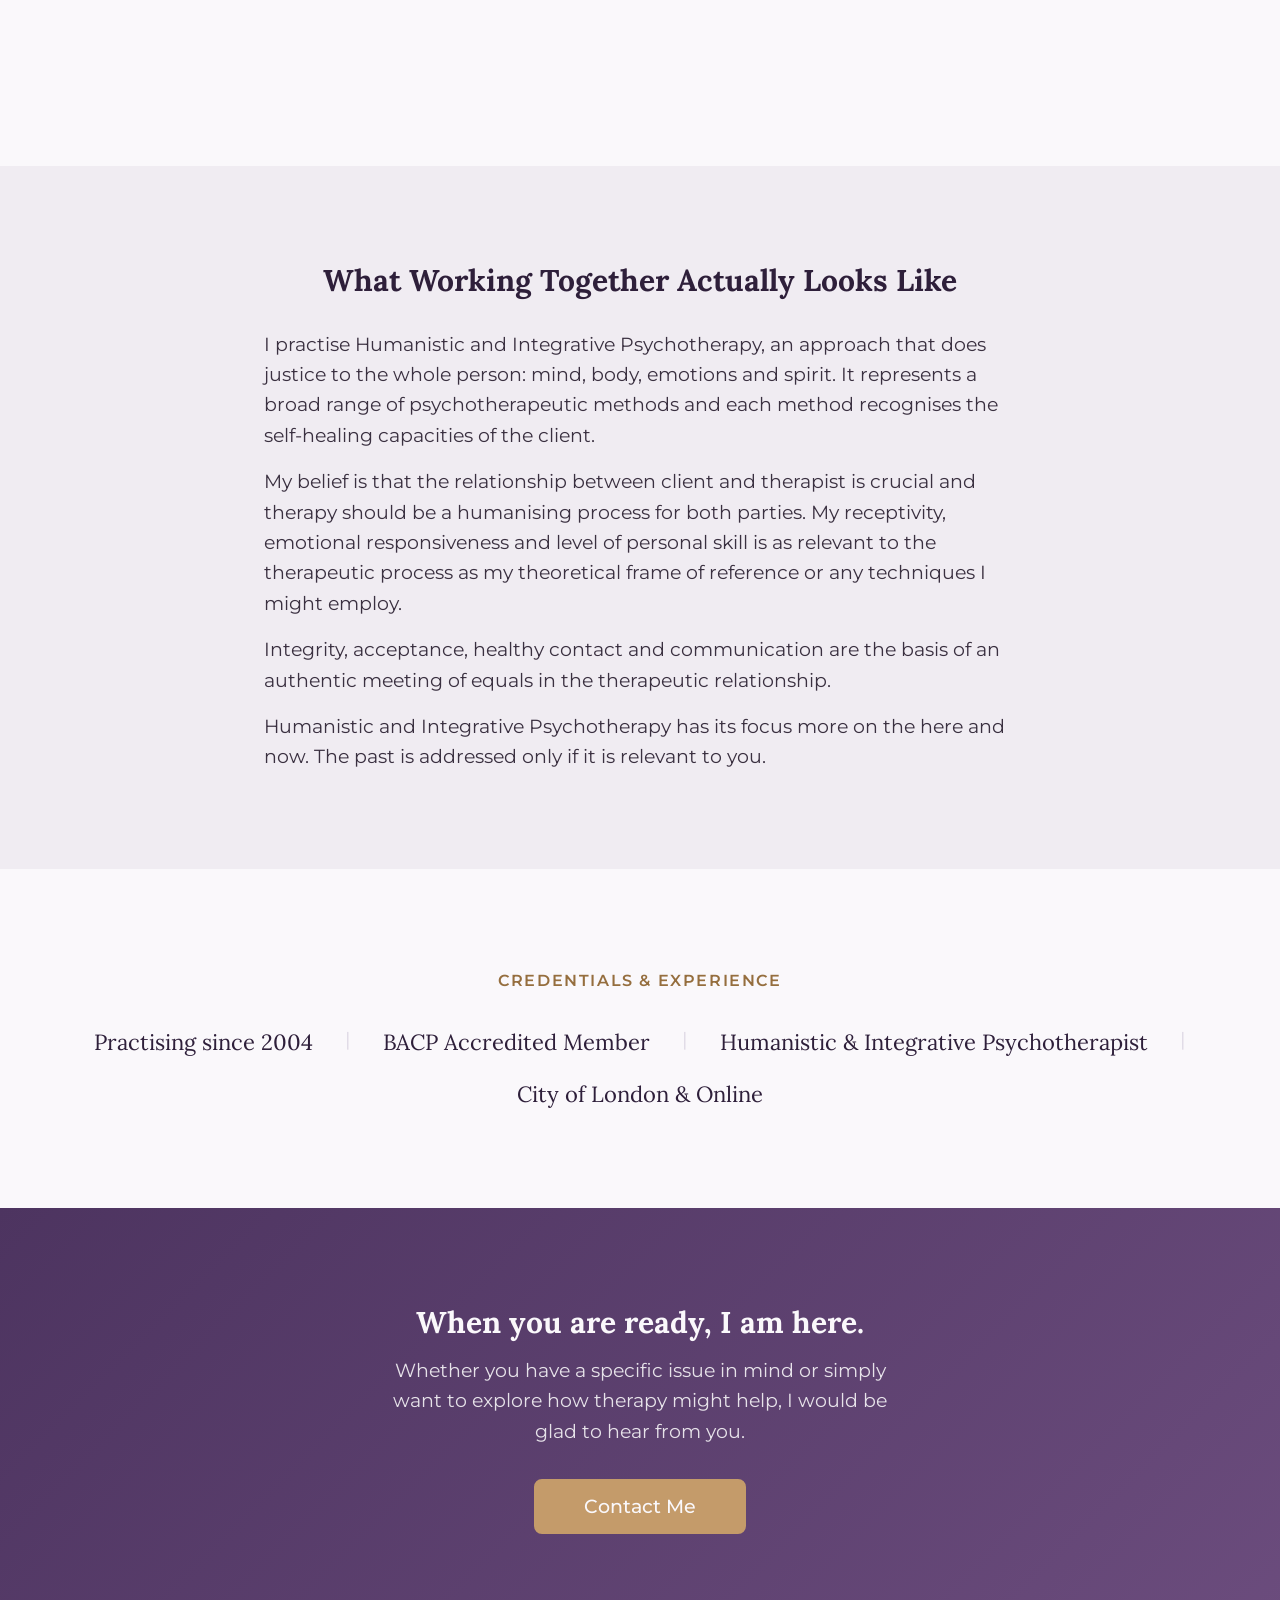
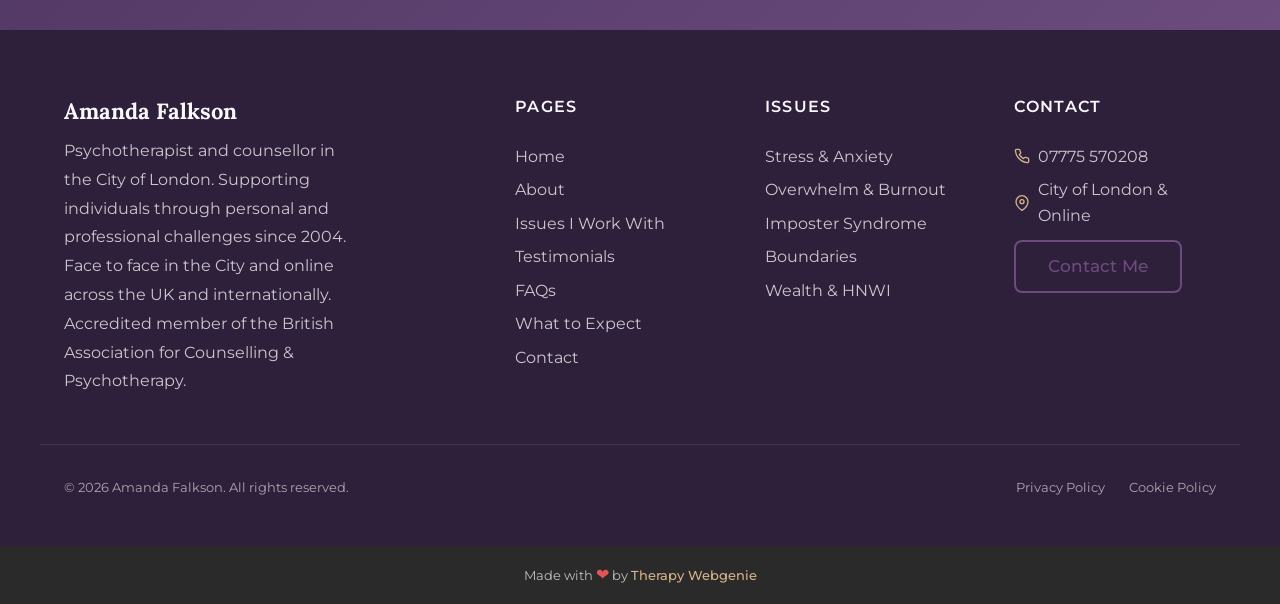
<file: about.html>
<!DOCTYPE html>
<html lang="en-GB">
<head>
  <meta charset="UTF-8">
  <meta name="viewport" content="width=device-width, initial-scale=1.0">
  <meta name="description" content="About Amanda Falkson — practising psychotherapist in the City of London since 2004. BACP Accredited. Humanistic &amp; Integrative, with further training in Solution Focused, Transactional Analysis, Family Constellations, trauma &amp; Somatic Experiencing.">
  <meta name="robots" content="max-image-preview:large">
  <meta name="author" content="Amanda Falkson Psychotherapy">
  <title>About Amanda Falkson — Psychotherapist in the City of London</title>

  <link rel="canonical" href="https://trulyempoweredcode.github.io/psychotherapycity2/about.html">

  <meta property="og:type" content="website">
  <meta property="og:url" content="https://trulyempoweredcode.github.io/psychotherapycity2/about.html">
  <meta property="og:title" content="About Amanda Falkson — Psychotherapist in the City of London">
  <meta property="og:description" content="Practising since 2004. BACP Accredited. Humanistic &amp; Integrative Psychotherapist supporting professionals, creatives &amp; HNW individuals.">
  <meta property="og:image" content="https://trulyempoweredcode.github.io/psychotherapycity2/images/about-portrait.jpg">
  <meta property="og:locale" content="en_GB">

  <meta name="twitter:card" content="summary_large_image">
  <meta name="twitter:title" content="About Amanda Falkson — Psychotherapist in the City of London">
  <meta name="twitter:description" content="Practising since 2004. BACP Accredited. Humanistic &amp; Integrative Psychotherapist.">
  <meta name="twitter:image" content="https://trulyempoweredcode.github.io/psychotherapycity2/images/about-portrait.jpg">

  <link rel="preconnect" href="https://fonts.googleapis.com">
  <link rel="preconnect" href="https://fonts.gstatic.com" crossorigin>

  <link rel="icon" href="images/favicon.png" type="image/png" sizes="96x96">
  <link rel="apple-touch-icon" href="images/apple-touch-icon.png">
  <link rel="stylesheet" href="css/base.css">
  <link rel="stylesheet" href="css/components.css">
  <link rel="stylesheet" href="css/theme.css">
  <!-- PROFILE:schema -->
  <!-- /PROFILE:schema -->
</head>
<body>

  <a href="#main" class="skip-link">Skip to main content</a>

  <!-- SECTION: nav -->
  <nav class="nav" role="navigation" aria-label="Main navigation">
    <div class="container nav__inner">
      <a href="index.html" class="nav__brand">
        <!-- PROFILE:logo --><!-- /PROFILE:logo -->
        <span class="nav__name"><!-- PROFILE:site_title -->Amanda Falkson<!-- /PROFILE:site_title --></span>
        <span class="nav__title"><!-- PROFILE:site_slogan -->Psychotherapist &amp; Counsellor<!-- /PROFILE:site_slogan --></span>
      </a>
      <div class="nav__links">
        <a href="index.html" class="nav__link">Home</a>
        <a href="about.html" class="nav__link nav__link--active">About</a>
        <a href="issues.html" class="nav__link">Issues I Work With</a>
        <a href="testimonials.html" class="nav__link">Testimonials</a>
        <a href="faq.html" class="nav__link">FAQs</a>
        <a href="contact.html" class="btn btn--primary nav__cta">Contact Me</a>
      </div>
      <button class="nav__toggle" aria-label="Toggle menu" aria-expanded="false" aria-controls="mobile-menu">
        <span class="nav__toggle-bar"></span>
        <span class="nav__toggle-bar"></span>
        <span class="nav__toggle-bar"></span>
      </button>
    </div>
    <div class="nav__mobile" id="mobile-menu" role="menu">
      <a href="index.html" class="nav__link" role="menuitem">Home</a>
      <a href="about.html" class="nav__link nav__link--active" role="menuitem">About</a>
      <a href="issues.html" class="nav__link" role="menuitem">Issues I Work With</a>
      <a href="testimonials.html" class="nav__link" role="menuitem">Testimonials</a>
      <a href="faq.html" class="nav__link" role="menuitem">FAQs</a>
      <a href="what-to-expect.html" class="nav__link" role="menuitem">What to Expect</a>
      <a href="contact.html" class="btn btn--primary" role="menuitem">Contact Me</a>
    </div>
  </nav>
  <!-- /SECTION: nav -->

  <!-- Compact scroll header -->
  <div class="nav-scroll" aria-hidden="true">
    <div class="container nav-scroll__inner">
      <div class="nav-scroll__brand">
        <span class="nav-scroll__name"><!-- PROFILE:site_title -->Amanda Falkson<!-- /PROFILE:site_title --></span>
        <span class="nav-scroll__title"><!-- PROFILE:site_slogan -->Psychotherapist &amp; Counsellor<!-- /PROFILE:site_slogan --></span>
      </div>
      <div class="nav-scroll__right">
        <a href="tel:07775570208" class="nav-scroll__phone">
          <svg xmlns="http://www.w3.org/2000/svg" viewBox="0 0 24 24" fill="none" stroke="currentColor" stroke-width="2" stroke-linecap="round" stroke-linejoin="round"><path d="M22 16.92v3a2 2 0 0 1-2.18 2 19.79 19.79 0 0 1-8.63-3.07 19.5 19.5 0 0 1-6-6 19.79 19.79 0 0 1-3.07-8.67A2 2 0 0 1 4.11 2h3a2 2 0 0 1 2 1.72c.127.96.361 1.903.7 2.81a2 2 0 0 1-.45 2.11L8.09 9.91a16 16 0 0 0 6 6l1.27-1.27a2 2 0 0 1 2.11-.45c.907.339 1.85.573 2.81.7A2 2 0 0 1 22 16.92z"></path></svg>
          07775 570208
        </a>
        <a href="tel:07775570208" class="nav-scroll__phone-icon" aria-label="Call Amanda">
          <svg xmlns="http://www.w3.org/2000/svg" viewBox="0 0 24 24" fill="none" stroke="currentColor" stroke-width="2" stroke-linecap="round" stroke-linejoin="round"><path d="M22 16.92v3a2 2 0 0 1-2.18 2 19.79 19.79 0 0 1-8.63-3.07 19.5 19.5 0 0 1-6-6 19.79 19.79 0 0 1-3.07-8.67A2 2 0 0 1 4.11 2h3a2 2 0 0 1 2 1.72c.127.96.361 1.903.7 2.81a2 2 0 0 1-.45 2.11L8.09 9.91a16 16 0 0 0 6 6l1.27-1.27a2 2 0 0 1 2.11-.45c.907.339 1.85.573 2.81.7A2 2 0 0 1 22 16.92z"></path></svg>
        </a>
        <button class="nav-scroll__toggle" aria-label="Toggle menu">
          <span class="nav-scroll__toggle-bar"></span>
          <span class="nav-scroll__toggle-bar"></span>
          <span class="nav-scroll__toggle-bar"></span>
        </button>
      </div>
    </div>
  </div>

  <main id="main">

    <!-- SECTION: page-header -->
    <section class="page-header">
      <div class="container text-center">
        <span class="section-label">About</span>
        <h1>About Amanda</h1>
        <p class="page-header__subtitle">"I have been practising as a psychotherapist in the City of London since 2004. I support individuals to gain perspective, navigate challenges and make thoughtful decisions about their lives."</p>
        <p class="page-header__meta">Accredited member of the British Association for Counselling &amp; Psychotherapy</p>
      </div>
    </section>
    <!-- /SECTION: page-header -->

    <!-- SECTION: path -->
    <section class="split split--bleed">
      <img src="images/about-portrait.jpg" alt="Amanda Falkson" class="split__image" loading="lazy">
      <div class="split__content">
        <h2>My Path into Psychotherapy</h2>
        <p>Many of the people I work with are highly capable professionals. They are often relied upon for leadership, judgement and advice, yet behind that responsibility they may be carrying complex personal pressures or facing difficult decisions.</p>
        <p>My role is to offer a confidential space where you can step back, reflect and think clearly about what matters most.</p>
        <p>My journey into psychotherapy began through my own experience as a client. Therapy helped me feel understood, grounded and more at ease in myself. It strengthened my sense of identity and belonging, something that continues to shape the way I practise today.</p>
        <p>Because of this experience, I know how valuable it can be to have a thoughtful and attentive person beside you while navigating life's complexities.</p>
      </div>
    </section>
    <!-- /SECTION: path -->

    <!-- SECTION: cta-mid -->
    <section class="section cta-mid-banner reveal">
      <div class="container">
        <div class="cta-mid-banner__inner">
          <div>
            <h2>I Would Be Glad to Hear From You</h2>
            <p>If something here resonates, the first step is simply a conversation.</p>
          </div>
          <a href="contact.html" class="btn btn--accent">Contact Me</a>
        </div>
      </div>
    </section>
    <!-- /SECTION: cta-mid -->

    <!-- SECTION: training -->
    <section class="section reveal">
      <div class="container container--narrow">
        <div class="text-center">
          <h2>Training and Professional Background</h2>
        </div>
        <div style="margin-top: var(--space-xl);">
          <p>I trained in Humanistic and Integrative Psychotherapy and have completed further postgraduate training in Solution Focused Therapy, Transactional Analysis, Family Constellations, trauma informed approaches and Somatic Experiencing.</p>
          <p>I am an accredited member of the British Association for Counselling and Psychotherapy.</p>
          <p>Before retraining as a psychotherapist, I worked in advertising and later ran my own hospitality business in Soho. This experience gives me a grounded understanding of the pressures and responsibilities that often accompany professional life and leadership.</p>
          <p>Alongside my clinical work, I also co‑founded The Food Chain, a charity supporting people living with HIV/AIDS. And I served as an independent advisor to the City of London Police.</p>
        </div>
      </div>
    </section>
    <!-- /SECTION: training -->

    <!-- SECTION: work-today -->
    <section class="section section--alt reveal">
      <div class="container container--narrow">
        <div class="text-center">
          <h2>My Work Today</h2>
        </div>
        <div style="margin-top: var(--space-xl);">
          <p>Today I work extensively with lawyers, financial services professionals, creatives and high net worth individuals. Many of them are managing significant responsibility while navigating private pressures.</p>
          <p>Some clients come during moments of crisis or transition. Others arrive because they sense something in their lives needs reflection, clarity or change.</p>
          <p>My aim is to help you develop greater insight, confidence and perspective as you move forward.</p>
        </div>
      </div>
    </section>
    <!-- /SECTION: work-today -->

    <!-- SECTION: testimonial -->
    <section class="section reveal">
      <div class="container container--narrow">
        <blockquote class="blockquote blockquote--pull">
          <p>"It requires a particular set of skills to empower people to talk freely about their problems, drawing out not only the key difficulties but also underlying issues which may not have been apparent. I felt safe in the knowledge that our discussions were confidential and emotionally secure in the empathetic environment which Amanda provided, free to discuss concerns which otherwise might have remained buried, without anxiety or fear."</p>
        </blockquote>
      </div>
    </section>
    <!-- /SECTION: testimonial -->

    <!-- SECTION: approach -->
    <section class="section section--alt reveal">
      <div class="container container--narrow">
        <div class="text-center">
          <h2>What Working Together Actually Looks Like</h2>
        </div>
        <div style="margin-top: var(--space-xl);">
          <p>I practise Humanistic and Integrative Psychotherapy, an approach that does justice to the whole person: mind, body, emotions and spirit. It represents a broad range of psychotherapeutic methods and each method recognises the self‑healing capacities of the client.</p>
          <p>My belief is that the relationship between client and therapist is crucial and therapy should be a humanising process for both parties. My receptivity, emotional responsiveness and level of personal skill is as relevant to the therapeutic process as my theoretical frame of reference or any techniques I might employ.</p>
          <p>Integrity, acceptance, healthy contact and communication are the basis of an authentic meeting of equals in the therapeutic relationship.</p>
          <p>Humanistic and Integrative Psychotherapy has its focus more on the here and now. The past is addressed only if it is relevant to you.</p>
        </div>
      </div>
    </section>
    <!-- /SECTION: approach -->

    <!-- SECTION: credentials -->
    <section class="section reveal">
      <div class="container text-center">
        <span class="section-label">Credentials &amp; Experience</span>
      </div>
      <div class="container" style="display: flex; flex-wrap: wrap; justify-content: center; gap: var(--space-md) var(--space-xl); margin-top: var(--space-lg); text-align: center;">
        <span style="font-family: var(--font-heading); font-size: var(--text-lg); color: var(--color-text-heading);">Practising since 2004</span>
        <span style="color: var(--color-border);">|</span>
        <span style="font-family: var(--font-heading); font-size: var(--text-lg); color: var(--color-text-heading);">BACP Accredited Member</span>
        <span style="color: var(--color-border);">|</span>
        <span style="font-family: var(--font-heading); font-size: var(--text-lg); color: var(--color-text-heading);">Humanistic &amp; Integrative Psychotherapist</span>
        <span style="color: var(--color-border);">|</span>
        <span style="font-family: var(--font-heading); font-size: var(--text-lg); color: var(--color-text-heading);">City of London &amp; Online</span>
      </div>
    </section>
    <!-- /SECTION: credentials -->

    <!-- SECTION: cta -->
    <section class="section cta-banner reveal">
      <div class="container text-center">
        <h2>When you are ready, I am here.</h2>
        <p>Whether you have a specific issue in mind or simply want to explore how therapy might help, I would be glad to hear from you.</p>
        <div class="cta-banner__buttons">
          <a href="contact.html" class="btn btn--accent">Contact Me</a>
        </div>
      </div>
    </section>
    <!-- /SECTION: cta -->

  </main>

  <!-- SECTION: footer -->
  <footer class="footer">
    <div class="container footer__inner">
      <div class="footer__brand">
        <p class="footer__brand-name">Amanda Falkson</p>
        <p class="footer__brand-text">Psychotherapist and counsellor in the City of London. Supporting individuals through personal and professional challenges since 2004. Face to face in the City and online across the UK and internationally. Accredited member of the British Association for Counselling &amp; Psychotherapy.</p>
      </div>
      <div class="footer__col">
        <p class="footer__heading">Pages</p>
        <div class="footer__links">
          <a href="index.html" class="footer__link">Home</a>
          <a href="about.html" class="footer__link">About</a>
          <a href="issues.html" class="footer__link">Issues I Work With</a>
          <a href="testimonials.html" class="footer__link">Testimonials</a>
          <a href="faq.html" class="footer__link">FAQs</a>
          <a href="what-to-expect.html" class="footer__link">What to Expect</a>
          <a href="contact.html" class="footer__link">Contact</a>
        </div>
      </div>
      <div class="footer__col">
        <p class="footer__heading">Issues</p>
        <div class="footer__links">
          <a href="issues.html#service-stress-anxiety" class="footer__link">Stress &amp; Anxiety</a>
          <a href="issues.html#service-overwhelm" class="footer__link">Overwhelm &amp; Burnout</a>
          <a href="issues.html#service-imposter-syndrome" class="footer__link">Imposter Syndrome</a>
          <a href="issues.html#service-boundaries" class="footer__link">Boundaries</a>
          <a href="issues.html#service-wealth-hnwi" class="footer__link">Wealth &amp; HNWI</a>
        </div>
      </div>
      <div class="footer__col">
        <p class="footer__heading">Contact</p>
        <div class="footer__contact-item">
          <svg xmlns="http://www.w3.org/2000/svg" viewBox="0 0 24 24" fill="none" stroke="currentColor" stroke-width="2" stroke-linecap="round" stroke-linejoin="round"><path d="M22 16.92v3a2 2 0 0 1-2.18 2 19.79 19.79 0 0 1-8.63-3.07 19.5 19.5 0 0 1-6-6 19.79 19.79 0 0 1-3.07-8.67A2 2 0 0 1 4.11 2h3a2 2 0 0 1 2 1.72 12.84 12.84 0 0 0 .7 2.81 2 2 0 0 1-.45 2.11L8.09 9.91a16 16 0 0 0 6 6l1.27-1.27a2 2 0 0 1 2.11-.45 12.84 12.84 0 0 0 2.81.7A2 2 0 0 1 22 16.92z"></path></svg>
          <!-- PROFILE:phone_landline --><span>07775 570208</span><!-- /PROFILE:phone_landline -->
        </div>
        <div class="footer__contact-item">
          <svg xmlns="http://www.w3.org/2000/svg" viewBox="0 0 24 24" fill="none" stroke="currentColor" stroke-width="2" stroke-linecap="round" stroke-linejoin="round"><path d="M21 10c0 7-9 13-9 13s-9-6-9-13a9 9 0 0 1 18 0z"></path><circle cx="12" cy="10" r="3"></circle></svg>
          <!-- PROFILE:address --><span>City of London &amp; Online</span><!-- /PROFILE:address -->
        </div>
        <div class="footer__contact-item">
          <a href="contact.html" class="btn btn--secondary" style="margin-top: var(--space-xs);">Contact Me</a>
        </div>
      </div>
    </div>
    <div class="container footer__bottom">
      <p class="footer__copyright">&copy; <script>document.write(new Date().getFullYear())</script> Amanda Falkson. All rights reserved.</p>
      <div class="footer__legal">
        <a href="privacy.html">Privacy Policy</a>
        <a href="cookies-policy.html">Cookie Policy</a>
      </div>
    </div>
  </footer>
  <!-- /SECTION: footer -->

  <div class="site-credit">
    <p>Made with <span class="site-credit__heart" aria-label="love">&#10084;</span> by <a href="https://www.therapywebgenie.com" target="_blank" rel="noopener">Therapy Webgenie</a></p>
  </div>

  <!-- Cookie Consent -->
  <div class="cookie-banner" role="dialog" aria-label="Cookie consent">
    <div class="cookie-banner__inner">
      <p class="cookie-banner__text">We use cookies to improve your experience. See our <a href="cookies-policy.html">cookie policy</a> for details.</p>
      <div class="cookie-banner__buttons">
        <button class="cookie-banner__accept">Accept</button>
        <button class="cookie-banner__decline">Decline</button>
      </div>
    </div>
  </div>

  <!-- Back to Top -->
  <button class="back-to-top" aria-label="Back to top">
    <svg xmlns="http://www.w3.org/2000/svg" viewBox="0 0 24 24" fill="none" stroke="currentColor" stroke-width="2" stroke-linecap="round" stroke-linejoin="round"><polyline points="18 15 12 9 6 15"></polyline></svg>
  </button>

  <script src="js/main.js"></script>
</body>
</html>
</file>
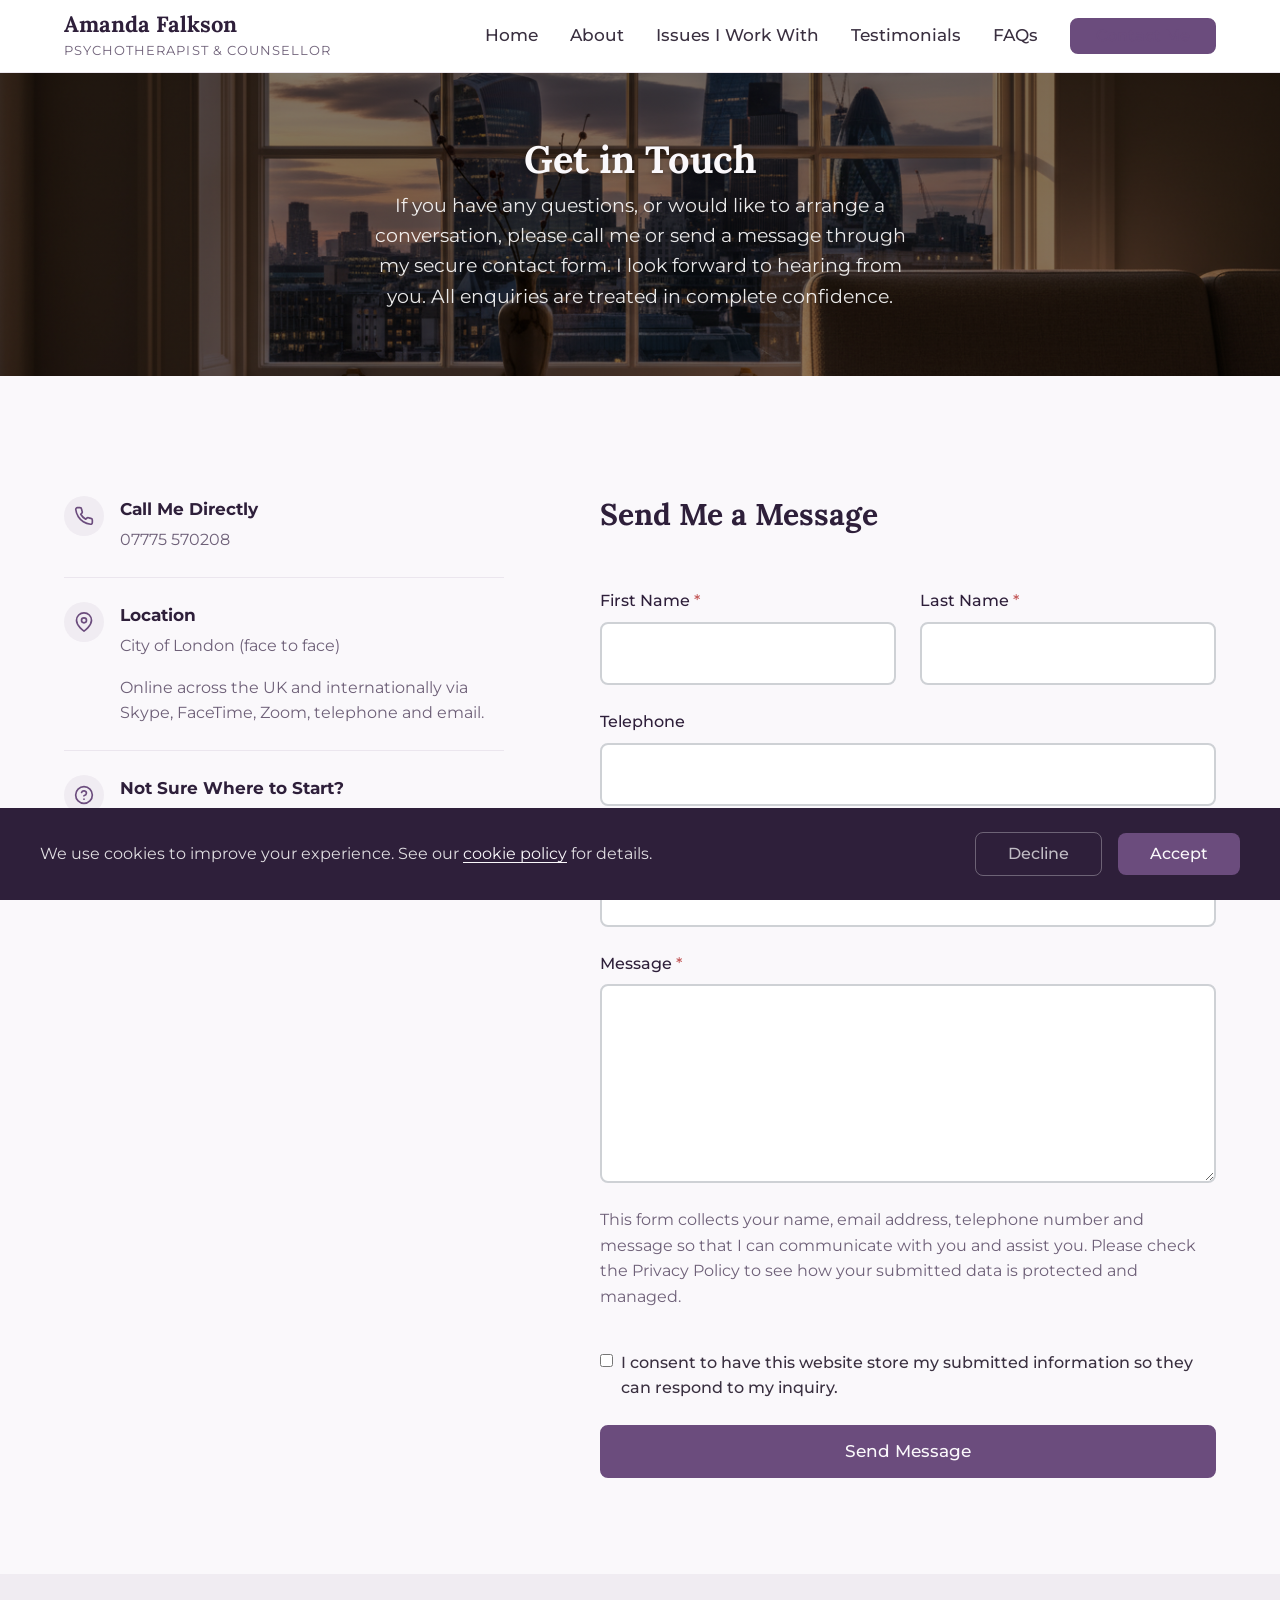
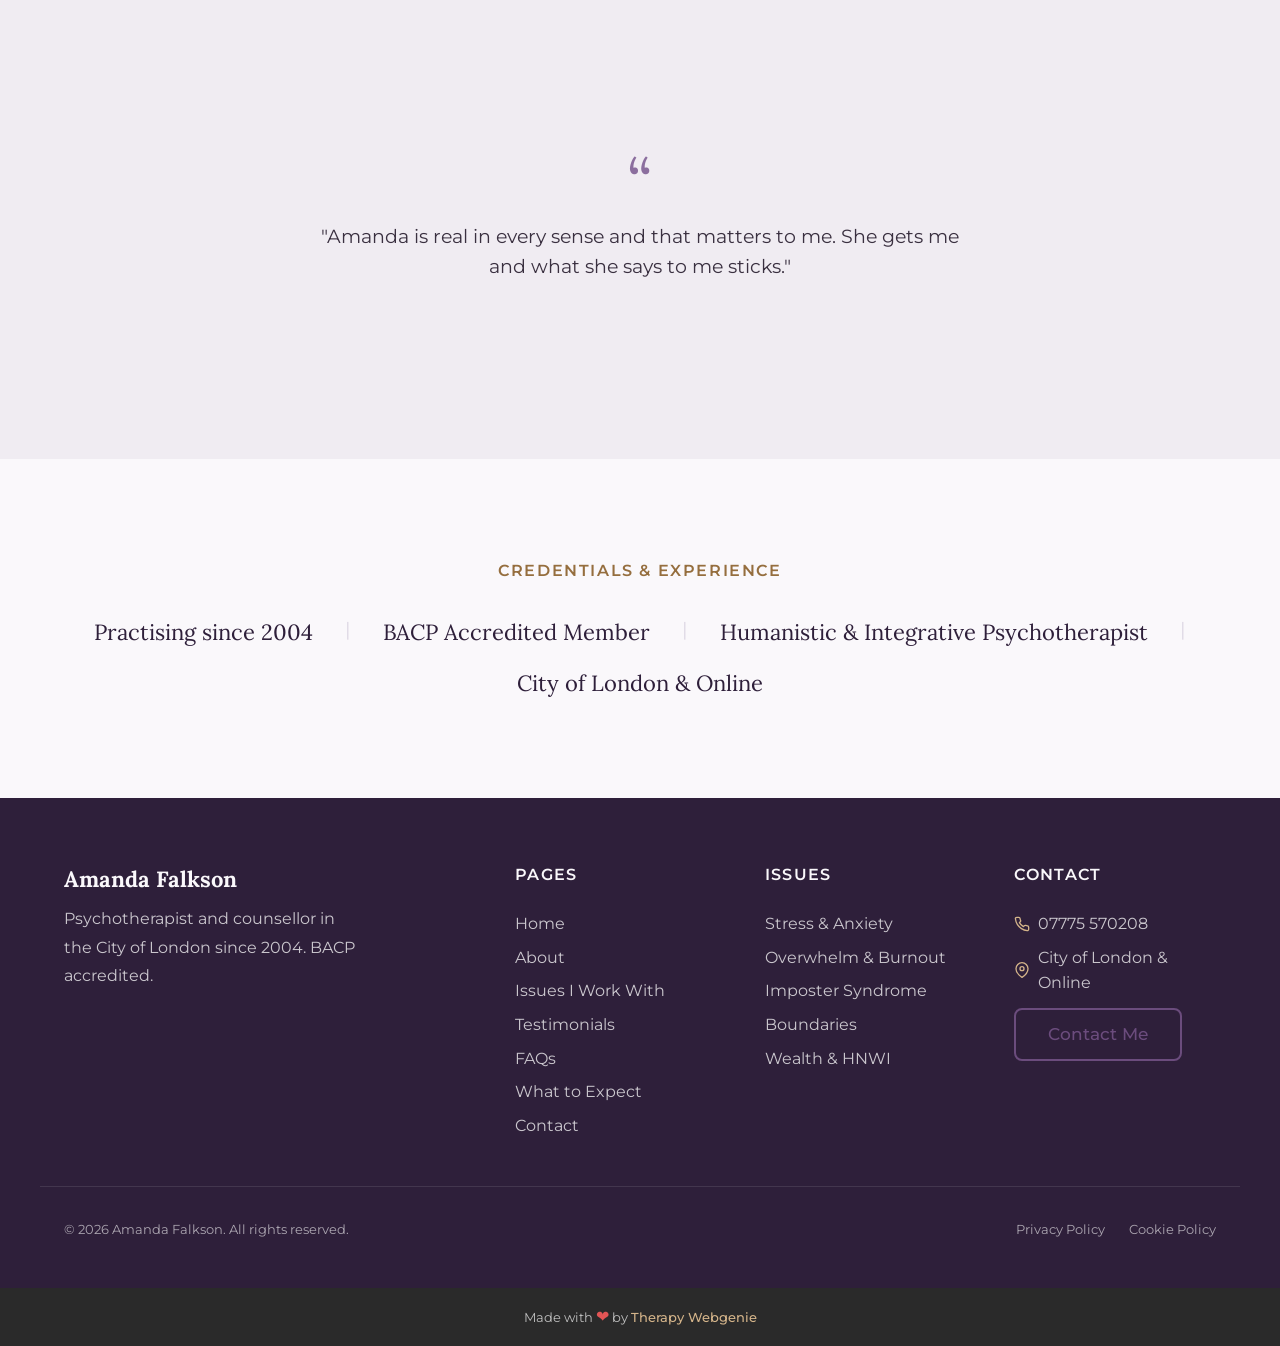
<file: contact.html>
<!DOCTYPE html>
<html lang="en-GB">
<head>
  <meta charset="UTF-8">
  <meta name="viewport" content="width=device-width, initial-scale=1.0">
  <meta name="description" content="Get in touch with Amanda Falkson — senior psychotherapist in the City of London. Call 07775 570208 or use the secure contact form. All enquiries treated in complete confidence.">
  <meta name="robots" content="max-image-preview:large">
  <meta name="author" content="Amanda Falkson Psychotherapy">
  <title>Contact Me — Amanda Falkson Psychotherapy</title>

  <link rel="canonical" href="https://trulyempoweredcode.github.io/psychotherapycity2/contact.html">

  <meta property="og:type" content="website">
  <meta property="og:url" content="https://trulyempoweredcode.github.io/psychotherapycity2/contact.html">
  <meta property="og:title" content="Contact Amanda Falkson — Psychotherapist, City of London">
  <meta property="og:description" content="Call 07775 570208 or use the secure contact form. All enquiries treated in complete confidence.">
  <meta property="og:image" content="https://trulyempoweredcode.github.io/psychotherapycity2/images/contact-hero.jpg">
  <meta property="og:locale" content="en_GB">

  <meta name="twitter:card" content="summary_large_image">
  <meta name="twitter:title" content="Contact Amanda Falkson — Psychotherapist, City of London">
  <meta name="twitter:description" content="Call 07775 570208 or use the secure contact form.">
  <meta name="twitter:image" content="https://trulyempoweredcode.github.io/psychotherapycity2/images/contact-hero.jpg">

  <link rel="preconnect" href="https://fonts.googleapis.com">
  <link rel="preconnect" href="https://fonts.gstatic.com" crossorigin>

  <link rel="icon" href="images/favicon.png" type="image/png" sizes="96x96">
  <link rel="apple-touch-icon" href="images/apple-touch-icon.png">
  <link rel="stylesheet" href="css/base.css">
  <link rel="stylesheet" href="css/components.css">
  <link rel="stylesheet" href="css/theme.css">
  <!-- PROFILE:schema -->
  <!-- /PROFILE:schema -->
</head>
<body>

  <a href="#main" class="skip-link">Skip to main content</a>

  <!-- SECTION: nav -->
  <nav class="nav" role="navigation" aria-label="Main navigation">
    <div class="container nav__inner">
      <a href="index.html" class="nav__brand">
        <!-- PROFILE:logo --><!-- /PROFILE:logo -->
        <span class="nav__name"><!-- PROFILE:site_title -->Amanda Falkson<!-- /PROFILE:site_title --></span>
        <span class="nav__title"><!-- PROFILE:site_slogan -->Psychotherapist &amp; Counsellor<!-- /PROFILE:site_slogan --></span>
      </a>
      <div class="nav__links">
        <a href="index.html" class="nav__link">Home</a>
        <a href="about.html" class="nav__link">About</a>
        <a href="issues.html" class="nav__link">Issues I Work With</a>
        <a href="testimonials.html" class="nav__link">Testimonials</a>
        <a href="faq.html" class="nav__link">FAQs</a>
        <a href="contact.html" class="btn btn--primary nav__cta nav__link--active">Contact Me</a>
      </div>
      <button class="nav__toggle" aria-label="Toggle menu" aria-expanded="false" aria-controls="mobile-menu">
        <span class="nav__toggle-bar"></span>
        <span class="nav__toggle-bar"></span>
        <span class="nav__toggle-bar"></span>
      </button>
    </div>
    <div class="nav__mobile" id="mobile-menu" role="menu">
      <a href="index.html" class="nav__link" role="menuitem">Home</a>
      <a href="about.html" class="nav__link" role="menuitem">About</a>
      <a href="issues.html" class="nav__link" role="menuitem">Issues I Work With</a>
      <a href="testimonials.html" class="nav__link" role="menuitem">Testimonials</a>
      <a href="faq.html" class="nav__link" role="menuitem">FAQs</a>
      <a href="what-to-expect.html" class="nav__link" role="menuitem">What to Expect</a>
      <a href="contact.html" class="btn btn--primary nav__link--active" role="menuitem">Contact Me</a>
    </div>
  </nav>
  <!-- /SECTION: nav -->

  <!-- Compact scroll header -->
  <div class="nav-scroll" aria-hidden="true">
    <div class="container nav-scroll__inner">
      <div class="nav-scroll__brand">
        <span class="nav-scroll__name"><!-- PROFILE:site_title -->Amanda Falkson<!-- /PROFILE:site_title --></span>
        <span class="nav-scroll__title"><!-- PROFILE:site_slogan -->Psychotherapist &amp; Counsellor<!-- /PROFILE:site_slogan --></span>
      </div>
      <div class="nav-scroll__right">
        <a href="tel:07775570208" class="nav-scroll__phone">
          <svg xmlns="http://www.w3.org/2000/svg" viewBox="0 0 24 24" fill="none" stroke="currentColor" stroke-width="2" stroke-linecap="round" stroke-linejoin="round"><path d="M22 16.92v3a2 2 0 0 1-2.18 2 19.79 19.79 0 0 1-8.63-3.07 19.5 19.5 0 0 1-6-6 19.79 19.79 0 0 1-3.07-8.67A2 2 0 0 1 4.11 2h3a2 2 0 0 1 2 1.72c.127.96.361 1.903.7 2.81a2 2 0 0 1-.45 2.11L8.09 9.91a16 16 0 0 0 6 6l1.27-1.27a2 2 0 0 1 2.11-.45c.907.339 1.85.573 2.81.7A2 2 0 0 1 22 16.92z"></path></svg>
          07775 570208
        </a>
        <a href="tel:07775570208" class="nav-scroll__phone-icon" aria-label="Call Amanda">
          <svg xmlns="http://www.w3.org/2000/svg" viewBox="0 0 24 24" fill="none" stroke="currentColor" stroke-width="2" stroke-linecap="round" stroke-linejoin="round"><path d="M22 16.92v3a2 2 0 0 1-2.18 2 19.79 19.79 0 0 1-8.63-3.07 19.5 19.5 0 0 1-6-6 19.79 19.79 0 0 1-3.07-8.67A2 2 0 0 1 4.11 2h3a2 2 0 0 1 2 1.72c.127.96.361 1.903.7 2.81a2 2 0 0 1-.45 2.11L8.09 9.91a16 16 0 0 0 6 6l1.27-1.27a2 2 0 0 1 2.11-.45c.907.339 1.85.573 2.81.7A2 2 0 0 1 22 16.92z"></path></svg>
        </a>
        <button class="nav-scroll__toggle" aria-label="Toggle menu">
          <span class="nav-scroll__toggle-bar"></span>
          <span class="nav-scroll__toggle-bar"></span>
          <span class="nav-scroll__toggle-bar"></span>
        </button>
      </div>
    </div>
  </div>

  <main id="main">

    <!-- SECTION: page-header -->
    <section class="page-header page-header--image" style="background-image: url('images/contact-hero.jpg');">
      <div class="container text-center">
        <h1>Get in Touch</h1>
        <p class="page-header__subtitle">If you have any questions, or would like to arrange a conversation, please call me or send a message through my secure contact form. I look forward to hearing from you. All enquiries are treated in complete confidence.</p>
      </div>
    </section>
    <!-- /SECTION: page-header -->

    <!-- SECTION: contact-form -->
    <section class="section reveal">
      <div class="container">
        <div class="contact-grid">
          <div class="contact-info">
            <div class="contact-info__item">
              <div class="contact-info__icon">
                <svg xmlns="http://www.w3.org/2000/svg" viewBox="0 0 24 24" fill="none" stroke="currentColor" stroke-width="2" stroke-linecap="round" stroke-linejoin="round"><path d="M22 16.92v3a2 2 0 0 1-2.18 2 19.79 19.79 0 0 1-8.63-3.07 19.5 19.5 0 0 1-6-6 19.79 19.79 0 0 1-3.07-8.67A2 2 0 0 1 4.11 2h3a2 2 0 0 1 2 1.72 12.84 12.84 0 0 0 .7 2.81 2 2 0 0 1-.45 2.11L8.09 9.91a16 16 0 0 0 6 6l1.27-1.27a2 2 0 0 1 2.11-.45 12.84 12.84 0 0 0 2.81.7A2 2 0 0 1 22 16.92z"></path></svg>
              </div>
              <div>
                <p class="contact-info__label">Call Me Directly</p>
                <p class="contact-info__text"><a href="tel:07775570208">07775 570208</a></p>
              </div>
            </div>
            <div class="contact-info__item">
              <div class="contact-info__icon">
                <svg xmlns="http://www.w3.org/2000/svg" viewBox="0 0 24 24" fill="none" stroke="currentColor" stroke-width="2" stroke-linecap="round" stroke-linejoin="round"><path d="M21 10c0 7-9 13-9 13s-9-6-9-13a9 9 0 0 1 18 0z"></path><circle cx="12" cy="10" r="3"></circle></svg>
              </div>
              <div>
                <p class="contact-info__label">Location</p>
                <p class="contact-info__text">City of London (face to face)</p>
                <p class="contact-info__text">Online across the UK and internationally via Skype, FaceTime, Zoom, telephone and email.</p>
              </div>
            </div>
            <div class="contact-info__item">
              <div class="contact-info__icon">
                <svg xmlns="http://www.w3.org/2000/svg" viewBox="0 0 24 24" fill="none" stroke="currentColor" stroke-width="2" stroke-linecap="round" stroke-linejoin="round"><circle cx="12" cy="12" r="10"></circle><path d="M9.09 9a3 3 0 0 1 5.83 1c0 2-3 3-3 3"></path><line x1="12" y1="17" x2="12.01" y2="17"></line></svg>
              </div>
              <div>
                <p class="contact-info__label">Not Sure Where to Start?</p>
                <p class="contact-info__text">Read about <a href="what-to-expect.html">what to expect</a> from your first conversation, or browse <a href="faq.html">frequently asked questions</a>.</p>
              </div>
            </div>
          </div>

          <form class="form" action="https://editmy.site/api/form/REPLACE_WITH_SITE_ID" method="POST">
            <h2>Send Me a Message</h2>
            <!-- Anti-spam honeypot (do not remove) -->
            <input type="text" name="_hp" style="display:none" tabindex="-1" autocomplete="off">
            <input type="hidden" name="_t" value="">
            <div class="form__row">
              <div class="form__group">
                <label for="first-name" class="form__label form__label--required">First Name</label>
                <input type="text" id="first-name" name="first_name" class="form__input" required>
              </div>
              <div class="form__group">
                <label for="last-name" class="form__label form__label--required">Last Name</label>
                <input type="text" id="last-name" name="last_name" class="form__input" required>
              </div>
            </div>
            <div class="form__group">
              <label for="telephone" class="form__label">Telephone</label>
              <input type="tel" id="telephone" name="telephone" class="form__input">
            </div>
            <div class="form__group">
              <label for="email" class="form__label form__label--required">Email</label>
              <input type="email" id="email" name="email" class="form__input" required>
            </div>
            <div class="form__group">
              <label for="message" class="form__label form__label--required">Message</label>
              <textarea id="message" name="message" class="form__textarea" rows="6" required></textarea>
            </div>
            <p style="font-size: var(--text-sm); color: var(--color-text-light);">This form collects your name, email address, telephone number and message so that I can communicate with you and assist you. Please check the <a href="privacy.html">Privacy Policy</a> to see how your submitted data is protected and managed.</p>
            <div class="form__group form__group--checkbox">
              <input type="checkbox" id="consent" name="consent" class="form__checkbox" required>
              <label for="consent" class="form__label">I consent to have this website store my submitted information so they can respond to my inquiry.</label>
            </div>
            <button type="submit" class="btn btn--primary">Send Message</button>
          </form>
        </div>
      </div>
    </section>
    <!-- /SECTION: contact-form -->

    <!-- SECTION: testimonial -->
    <section class="section section--alt reveal">
      <div class="container container--narrow">
        <blockquote class="blockquote blockquote--pull">
          <p>"Amanda is real in every sense and that matters to me. She gets me and what she says to me sticks."</p>
        </blockquote>
      </div>
    </section>
    <!-- /SECTION: testimonial -->

    <!-- SECTION: credentials -->
    <section class="section reveal">
      <div class="container text-center">
        <span class="section-label">Credentials &amp; Experience</span>
      </div>
      <div class="container" style="display: flex; flex-wrap: wrap; justify-content: center; gap: var(--space-md) var(--space-xl); margin-top: var(--space-lg); text-align: center;">
        <span style="font-family: var(--font-heading); font-size: var(--text-lg); color: var(--color-text-heading);">Practising since 2004</span>
        <span style="color: var(--color-border);">|</span>
        <span style="font-family: var(--font-heading); font-size: var(--text-lg); color: var(--color-text-heading);">BACP Accredited Member</span>
        <span style="color: var(--color-border);">|</span>
        <span style="font-family: var(--font-heading); font-size: var(--text-lg); color: var(--color-text-heading);">Humanistic &amp; Integrative Psychotherapist</span>
        <span style="color: var(--color-border);">|</span>
        <span style="font-family: var(--font-heading); font-size: var(--text-lg); color: var(--color-text-heading);">City of London &amp; Online</span>
      </div>
    </section>
    <!-- /SECTION: credentials -->

  </main>

  <!-- SECTION: footer -->
  <footer class="footer">
    <div class="container footer__inner">
      <div class="footer__brand">
        <p class="footer__brand-name">Amanda Falkson</p>
        <p class="footer__brand-text">Psychotherapist and counsellor in the City of London since 2004. BACP accredited.</p>
      </div>
      <div class="footer__col">
        <p class="footer__heading">Pages</p>
        <div class="footer__links">
          <a href="index.html" class="footer__link">Home</a>
          <a href="about.html" class="footer__link">About</a>
          <a href="issues.html" class="footer__link">Issues I Work With</a>
          <a href="testimonials.html" class="footer__link">Testimonials</a>
          <a href="faq.html" class="footer__link">FAQs</a>
          <a href="what-to-expect.html" class="footer__link">What to Expect</a>
          <a href="contact.html" class="footer__link">Contact</a>
        </div>
      </div>
      <div class="footer__col">
        <p class="footer__heading">Issues</p>
        <div class="footer__links">
          <a href="issues.html#service-stress-anxiety" class="footer__link">Stress &amp; Anxiety</a>
          <a href="issues.html#service-overwhelm" class="footer__link">Overwhelm &amp; Burnout</a>
          <a href="issues.html#service-imposter-syndrome" class="footer__link">Imposter Syndrome</a>
          <a href="issues.html#service-boundaries" class="footer__link">Boundaries</a>
          <a href="issues.html#service-wealth-hnwi" class="footer__link">Wealth &amp; HNWI</a>
        </div>
      </div>
      <div class="footer__col">
        <p class="footer__heading">Contact</p>
        <div class="footer__contact-item">
          <svg xmlns="http://www.w3.org/2000/svg" viewBox="0 0 24 24" fill="none" stroke="currentColor" stroke-width="2" stroke-linecap="round" stroke-linejoin="round"><path d="M22 16.92v3a2 2 0 0 1-2.18 2 19.79 19.79 0 0 1-8.63-3.07 19.5 19.5 0 0 1-6-6 19.79 19.79 0 0 1-3.07-8.67A2 2 0 0 1 4.11 2h3a2 2 0 0 1 2 1.72 12.84 12.84 0 0 0 .7 2.81 2 2 0 0 1-.45 2.11L8.09 9.91a16 16 0 0 0 6 6l1.27-1.27a2 2 0 0 1 2.11-.45 12.84 12.84 0 0 0 2.81.7A2 2 0 0 1 22 16.92z"></path></svg>
          <!-- PROFILE:phone_landline --><span>07775 570208</span><!-- /PROFILE:phone_landline -->
        </div>
        <div class="footer__contact-item">
          <svg xmlns="http://www.w3.org/2000/svg" viewBox="0 0 24 24" fill="none" stroke="currentColor" stroke-width="2" stroke-linecap="round" stroke-linejoin="round"><path d="M21 10c0 7-9 13-9 13s-9-6-9-13a9 9 0 0 1 18 0z"></path><circle cx="12" cy="10" r="3"></circle></svg>
          <!-- PROFILE:address --><span>City of London &amp; Online</span><!-- /PROFILE:address -->
        </div>
        <div class="footer__contact-item">
          <a href="contact.html" class="btn btn--secondary" style="margin-top: var(--space-xs);">Contact Me</a>
        </div>
      </div>
    </div>
    <div class="container footer__bottom">
      <p class="footer__copyright">&copy; <script>document.write(new Date().getFullYear())</script> Amanda Falkson. All rights reserved.</p>
      <div class="footer__legal">
        <a href="privacy.html">Privacy Policy</a>
        <a href="cookies-policy.html">Cookie Policy</a>
      </div>
    </div>
  </footer>
  <!-- /SECTION: footer -->

  <div class="site-credit">
    <p>Made with <span class="site-credit__heart" aria-label="love">&#10084;</span> by <a href="https://www.therapywebgenie.com" target="_blank" rel="noopener">Therapy Webgenie</a></p>
  </div>

  <!-- Cookie Consent -->
  <div class="cookie-banner" role="dialog" aria-label="Cookie consent">
    <div class="cookie-banner__inner">
      <p class="cookie-banner__text">We use cookies to improve your experience. See our <a href="cookies-policy.html">cookie policy</a> for details.</p>
      <div class="cookie-banner__buttons">
        <button class="cookie-banner__accept">Accept</button>
        <button class="cookie-banner__decline">Decline</button>
      </div>
    </div>
  </div>

  <!-- Back to Top -->
  <button class="back-to-top" aria-label="Back to top">
    <svg xmlns="http://www.w3.org/2000/svg" viewBox="0 0 24 24" fill="none" stroke="currentColor" stroke-width="2" stroke-linecap="round" stroke-linejoin="round"><polyline points="18 15 12 9 6 15"></polyline></svg>
  </button>

  <script src="js/main.js"></script>
</body>
</html>
</file>
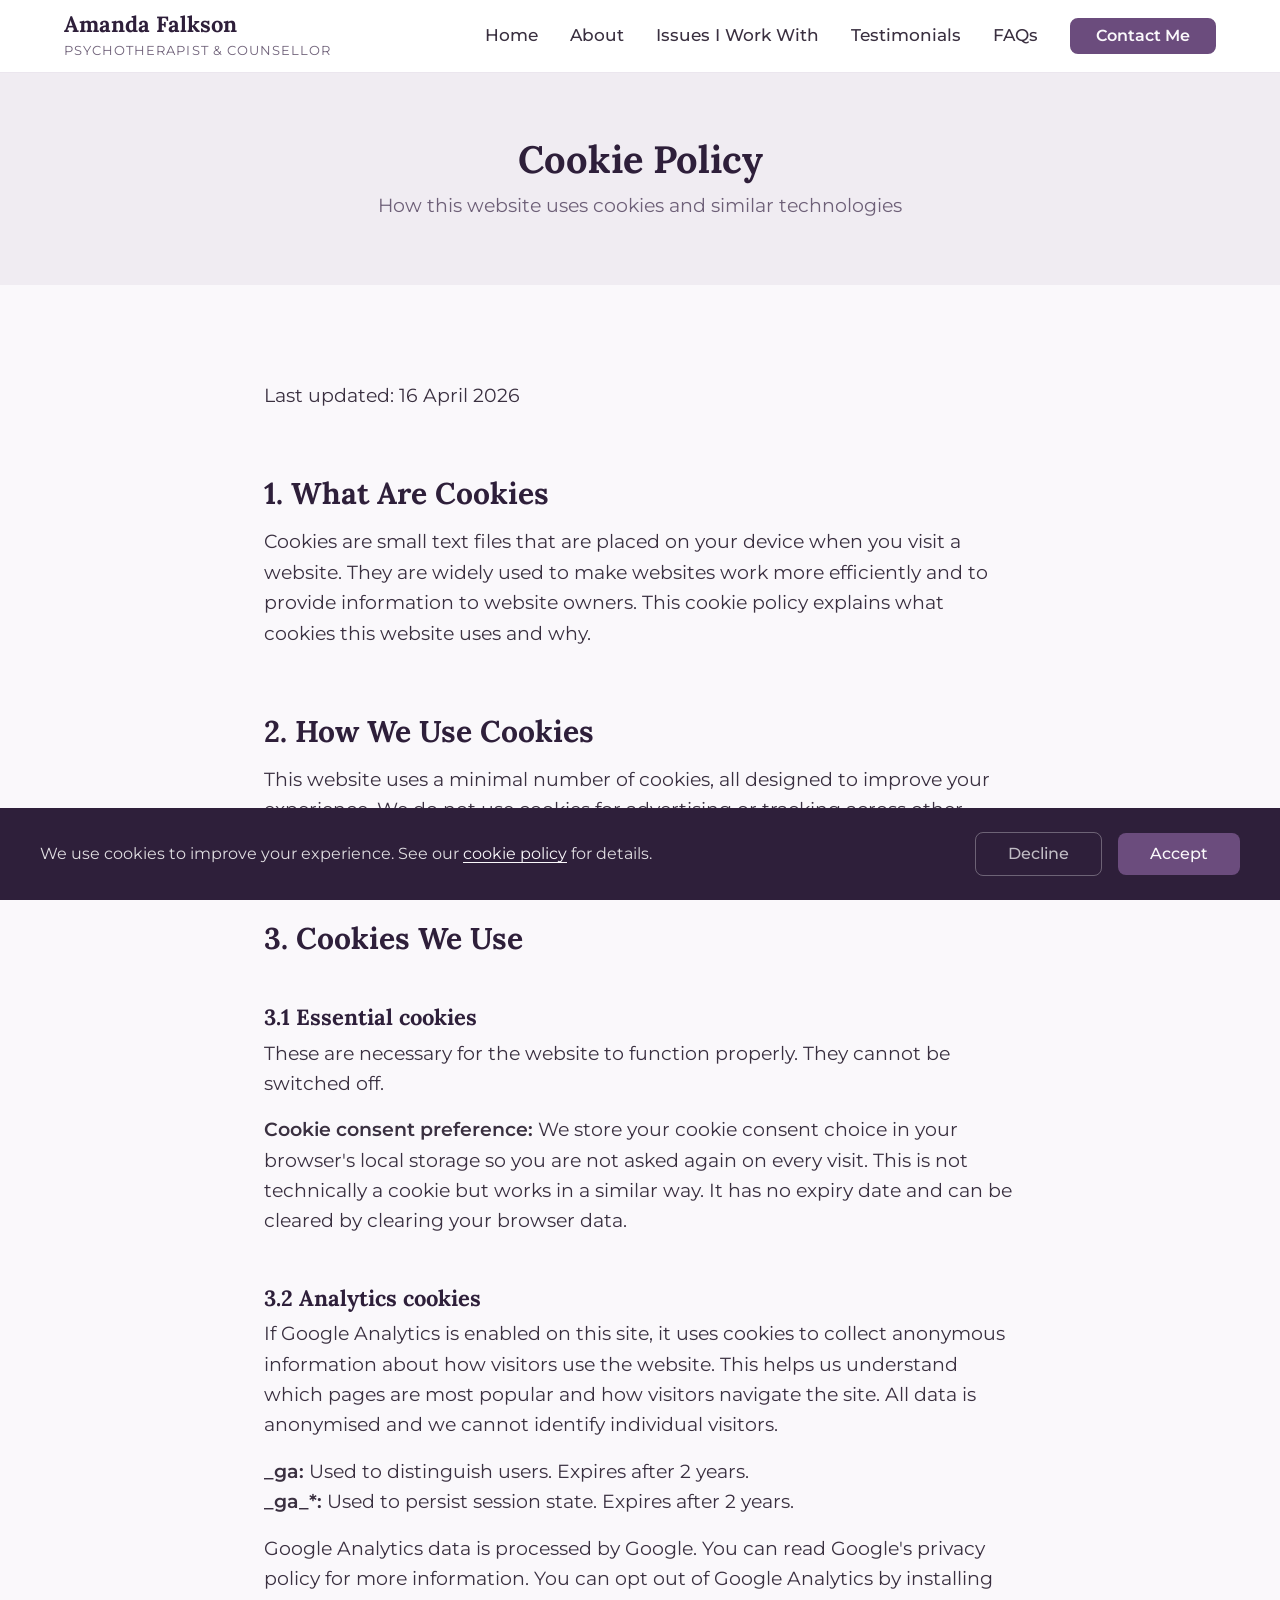
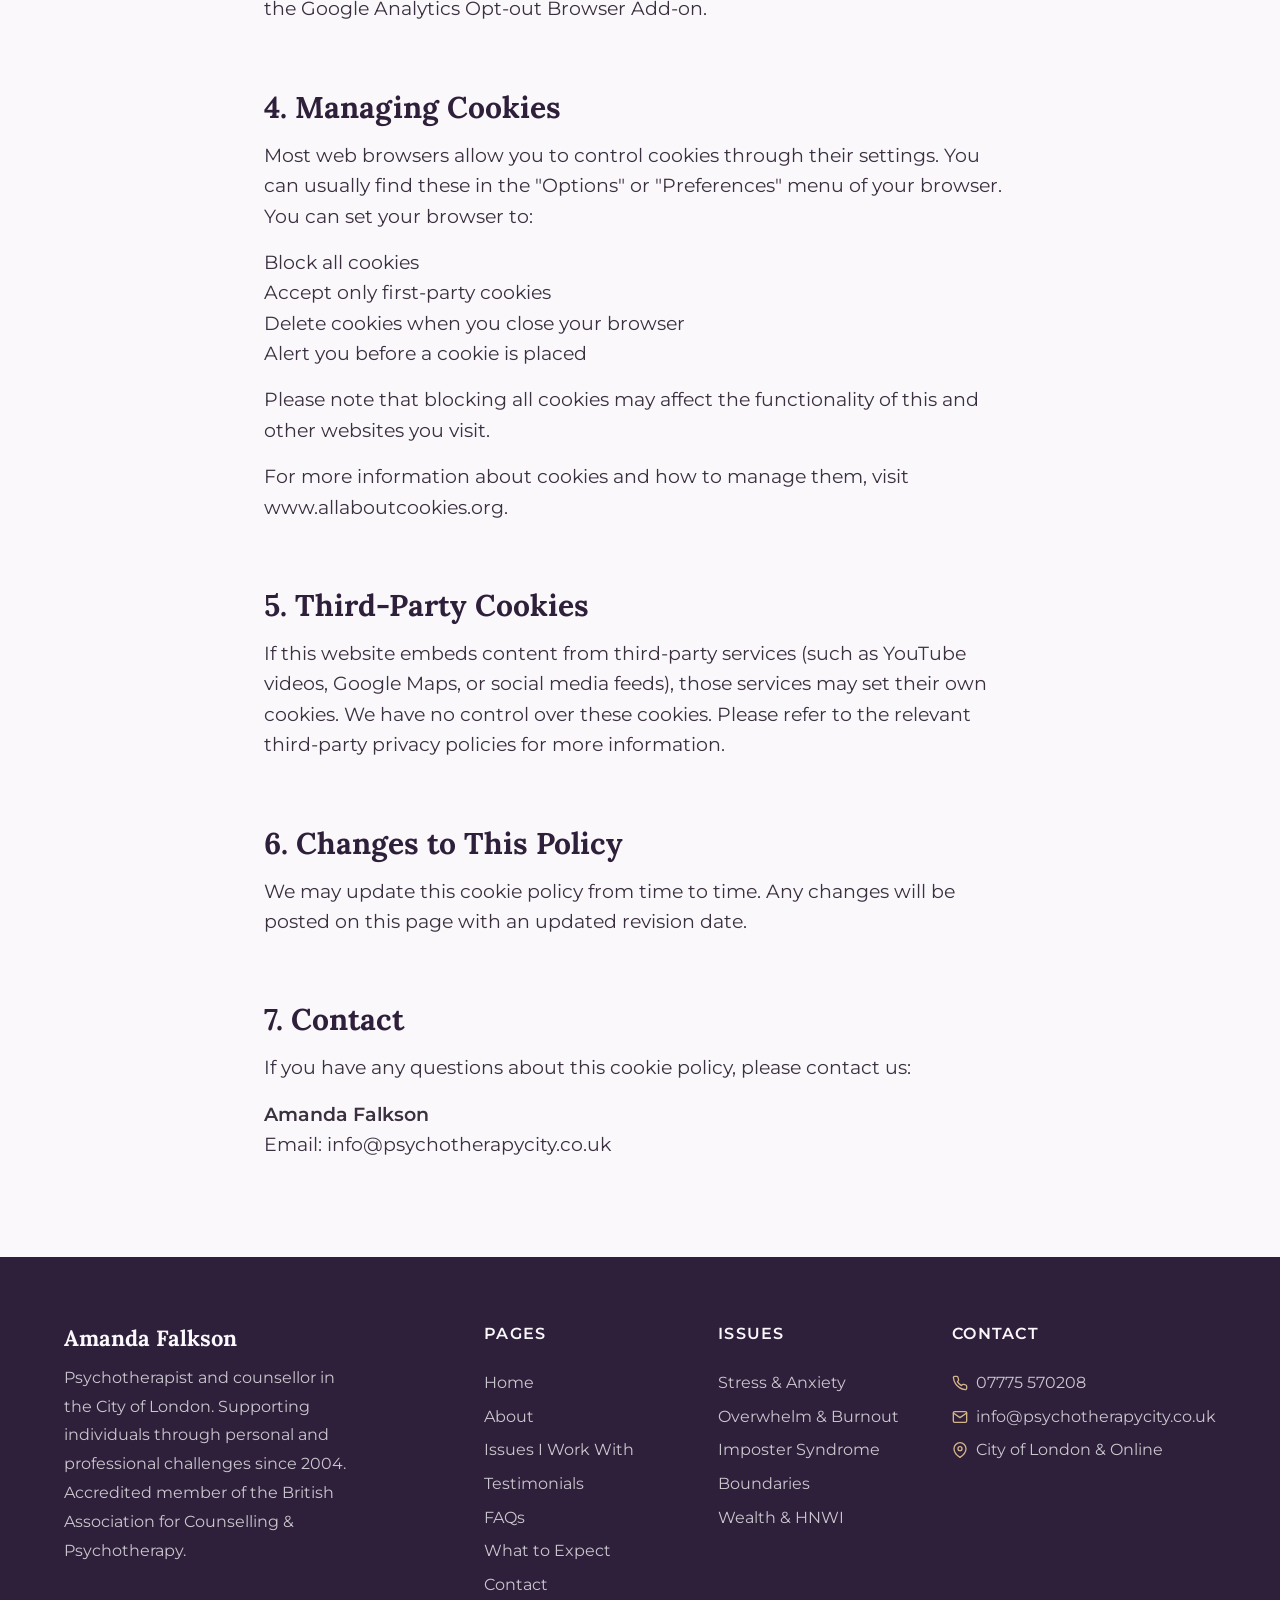
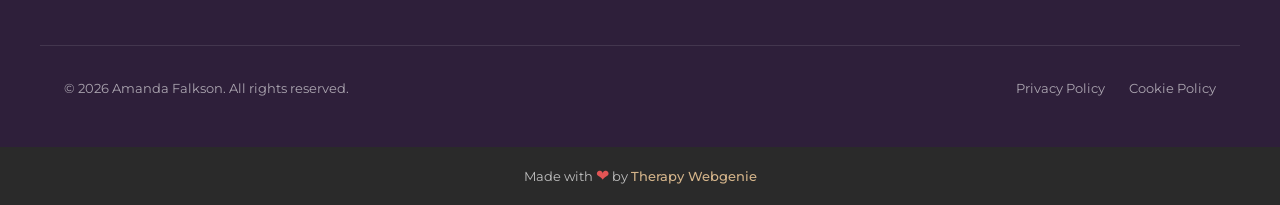
<file: cookies-policy.html>
<!DOCTYPE html>
<html lang="en">
<head>
  <meta charset="UTF-8">
  <meta name="viewport" content="width=device-width, initial-scale=1.0">
  <meta name="description" content="Cookie policy for Amanda Falkson. How we use cookies and similar technologies on this website.">
  <meta name="robots" content="noindex">
  <title>Cookie Policy &mdash; Amanda Falkson</title>

  <link rel="preconnect" href="https://fonts.googleapis.com">
  <link rel="preconnect" href="https://fonts.gstatic.com" crossorigin>

  <link rel="icon" href="images/favicon.png" type="image/png" sizes="96x96">
  <link rel="apple-touch-icon" href="images/apple-touch-icon.png">
  <link rel="stylesheet" href="css/base.css">
  <link rel="stylesheet" href="css/components.css">
  <link rel="stylesheet" href="css/theme.css">
  <!-- PROFILE:schema -->
  <!-- /PROFILE:schema -->
</head>
<body>

  <a href="#main" class="skip-link">Skip to main content</a>

  <!-- SECTION: nav -->
  <nav class="nav" role="navigation" aria-label="Main navigation">
    <div class="container nav__inner">
      <a href="index.html" class="nav__brand">
        <!-- PROFILE:logo --><!-- /PROFILE:logo -->
        <span class="nav__name"><!-- PROFILE:site_title -->Amanda Falkson<!-- /PROFILE:site_title --></span>
        <span class="nav__title"><!-- PROFILE:site_slogan -->Psychotherapist &amp; Counsellor<!-- /PROFILE:site_slogan --></span>
      </a>
      <div class="nav__links">
        <a href="index.html" class="nav__link">Home</a>
        <a href="about.html" class="nav__link">About</a>
        <a href="issues.html" class="nav__link">Issues I Work With</a>
        <a href="testimonials.html" class="nav__link">Testimonials</a>
        <a href="faq.html" class="nav__link">FAQs</a>
        <a href="contact.html" class="btn btn--primary nav__cta">Contact Me</a>
      </div>
      <button class="nav__toggle" aria-label="Toggle menu" aria-expanded="false" aria-controls="mobile-menu">
        <span class="nav__toggle-bar"></span>
        <span class="nav__toggle-bar"></span>
        <span class="nav__toggle-bar"></span>
      </button>
    </div>
    <div class="nav__mobile" id="mobile-menu" role="menu">
      <a href="index.html" class="nav__link" role="menuitem">Home</a>
      <a href="about.html" class="nav__link" role="menuitem">About</a>
      <a href="issues.html" class="nav__link" role="menuitem">Issues I Work With</a>
      <a href="testimonials.html" class="nav__link" role="menuitem">Testimonials</a>
      <a href="faq.html" class="nav__link" role="menuitem">FAQs</a>
      <a href="what-to-expect.html" class="nav__link" role="menuitem">What to Expect</a>
      <a href="contact.html" class="btn btn--primary" role="menuitem">Contact Me</a>
    </div>
  </nav>
  <!-- /SECTION: nav -->

  <!-- Compact scroll header -->
  <div class="nav-scroll" aria-hidden="true">
    <div class="container nav-scroll__inner">
      <div class="nav-scroll__brand">
        <span class="nav-scroll__name"><!-- PROFILE:site_title -->Amanda Falkson<!-- /PROFILE:site_title --></span>
        <span class="nav-scroll__title"><!-- PROFILE:site_slogan -->Psychotherapist &amp; Counsellor<!-- /PROFILE:site_slogan --></span>
      </div>
      <div class="nav-scroll__right">
        <a href="tel:07775570208" class="nav-scroll__phone">
          <svg xmlns="http://www.w3.org/2000/svg" viewBox="0 0 24 24" fill="none" stroke="currentColor" stroke-width="2" stroke-linecap="round" stroke-linejoin="round"><path d="M22 16.92v3a2 2 0 0 1-2.18 2 19.79 19.79 0 0 1-8.63-3.07 19.5 19.5 0 0 1-6-6 19.79 19.79 0 0 1-3.07-8.67A2 2 0 0 1 4.11 2h3a2 2 0 0 1 2 1.72c.127.96.361 1.903.7 2.81a2 2 0 0 1-.45 2.11L8.09 9.91a16 16 0 0 0 6 6l1.27-1.27a2 2 0 0 1 2.11-.45c.907.339 1.85.573 2.81.7A2 2 0 0 1 22 16.92z"></path></svg>
          07775 570208
        </a>
        <a href="tel:07775570208" class="nav-scroll__phone-icon" aria-label="Call us">
          <svg xmlns="http://www.w3.org/2000/svg" viewBox="0 0 24 24" fill="none" stroke="currentColor" stroke-width="2" stroke-linecap="round" stroke-linejoin="round"><path d="M22 16.92v3a2 2 0 0 1-2.18 2 19.79 19.79 0 0 1-8.63-3.07 19.5 19.5 0 0 1-6-6 19.79 19.79 0 0 1-3.07-8.67A2 2 0 0 1 4.11 2h3a2 2 0 0 1 2 1.72c.127.96.361 1.903.7 2.81a2 2 0 0 1-.45 2.11L8.09 9.91a16 16 0 0 0 6 6l1.27-1.27a2 2 0 0 1 2.11-.45c.907.339 1.85.573 2.81.7A2 2 0 0 1 22 16.92z"></path></svg>
        </a>
        <button class="nav-scroll__toggle" aria-label="Toggle menu">
          <span class="nav-scroll__toggle-bar"></span>
          <span class="nav-scroll__toggle-bar"></span>
          <span class="nav-scroll__toggle-bar"></span>
        </button>
      </div>
    </div>
  </div>

  <main id="main">

    <!-- SECTION: page-header -->
    <section class="page-header">
      <div class="container">
        <h1>Cookie Policy</h1>
        <p>How this website uses cookies and similar technologies</p>
      </div>
    </section>
    <!-- /SECTION: page-header -->

    <!-- SECTION: cookies-content -->
    <section class="section">
      <div class="container container--narrow">
        <div class="legal-content">

          <p class="last-updated">Last updated: 16 April 2026</p>

          <h2>1. What Are Cookies</h2>
          <p>Cookies are small text files that are placed on your device when you visit a website. They are widely used to make websites work more efficiently and to provide information to website owners. This cookie policy explains what cookies this website uses and why.</p>

          <h2>2. How We Use Cookies</h2>
          <p>This website uses a minimal number of cookies, all designed to improve your experience. We do not use cookies for advertising or tracking across other websites.</p>

          <h2>3. Cookies We Use</h2>

          <h3>3.1 Essential cookies</h3>
          <p>These are necessary for the website to function properly. They cannot be switched off.</p>
          <ul>
            <li><strong>Cookie consent preference:</strong> We store your cookie consent choice in your browser's local storage so you are not asked again on every visit. This is not technically a cookie but works in a similar way. It has no expiry date and can be cleared by clearing your browser data.</li>
          </ul>

          <h3>3.2 Analytics cookies</h3>
          <p>If Google Analytics is enabled on this site, it uses cookies to collect anonymous information about how visitors use the website. This helps us understand which pages are most popular and how visitors navigate the site. All data is anonymised and we cannot identify individual visitors.</p>
          <ul>
            <li><strong>_ga:</strong> Used to distinguish users. Expires after 2 years.</li>
            <li><strong>_ga_*:</strong> Used to persist session state. Expires after 2 years.</li>
          </ul>
          <p>Google Analytics data is processed by Google. You can read <a href="https://policies.google.com/privacy" target="_blank" rel="noopener">Google's privacy policy</a> for more information. You can opt out of Google Analytics by installing the <a href="https://tools.google.com/dlpage/gaoptout" target="_blank" rel="noopener">Google Analytics Opt-out Browser Add-on</a>.</p>

          <h2>4. Managing Cookies</h2>
          <p>Most web browsers allow you to control cookies through their settings. You can usually find these in the "Options" or "Preferences" menu of your browser. You can set your browser to:</p>
          <ul>
            <li>Block all cookies</li>
            <li>Accept only first-party cookies</li>
            <li>Delete cookies when you close your browser</li>
            <li>Alert you before a cookie is placed</li>
          </ul>
          <p>Please note that blocking all cookies may affect the functionality of this and other websites you visit.</p>
          <p>For more information about cookies and how to manage them, visit <a href="https://www.allaboutcookies.org" target="_blank" rel="noopener">www.allaboutcookies.org</a>.</p>

          <h2>5. Third-Party Cookies</h2>
          <p>If this website embeds content from third-party services (such as YouTube videos, Google Maps, or social media feeds), those services may set their own cookies. We have no control over these cookies. Please refer to the relevant third-party privacy policies for more information.</p>

          <h2>6. Changes to This Policy</h2>
          <p>We may update this cookie policy from time to time. Any changes will be posted on this page with an updated revision date.</p>

          <h2>7. Contact</h2>
          <p>If you have any questions about this cookie policy, please contact us:</p>
          <p><strong>Amanda Falkson</strong><br>
          Email: info@psychotherapycity.co.uk</p>

        </div>
      </div>
    </section>
    <!-- /SECTION: cookies-content -->

  </main>

  <!-- SECTION: footer -->
  <footer class="footer">
    <div class="container footer__inner">
      <div class="footer__brand">
        <p class="footer__brand-name">Amanda Falkson</p>
        <p class="footer__brand-text">Psychotherapist and counsellor in the City of London. Supporting individuals through personal and professional challenges since 2004. Accredited member of the British Association for Counselling &amp; Psychotherapy.</p>
      </div>
      <div class="footer__col">
        <p class="footer__heading">Pages</p>
        <div class="footer__links">
          <a href="index.html" class="footer__link">Home</a>
          <a href="about.html" class="footer__link">About</a>
          <a href="issues.html" class="footer__link">Issues I Work With</a>
          <a href="testimonials.html" class="footer__link">Testimonials</a>
          <a href="faq.html" class="footer__link">FAQs</a>
          <a href="what-to-expect.html" class="footer__link">What to Expect</a>
          <a href="contact.html" class="footer__link">Contact</a>
        </div>
      </div>
      <div class="footer__col">
        <p class="footer__heading">Issues</p>
        <div class="footer__links">
          <a href="issues.html#service-stress-anxiety" class="footer__link">Stress &amp; Anxiety</a>
          <a href="issues.html#service-overwhelm" class="footer__link">Overwhelm &amp; Burnout</a>
          <a href="issues.html#service-imposter-syndrome" class="footer__link">Imposter Syndrome</a>
          <a href="issues.html#service-boundaries" class="footer__link">Boundaries</a>
          <a href="issues.html#service-wealth-hnwi" class="footer__link">Wealth &amp; HNWI</a>
        </div>
      </div>
      <div class="footer__col">
        <p class="footer__heading">Contact</p>
        <div class="footer__contact-item">
          <svg xmlns="http://www.w3.org/2000/svg" viewBox="0 0 24 24" fill="none" stroke="currentColor" stroke-width="2" stroke-linecap="round" stroke-linejoin="round"><path d="M22 16.92v3a2 2 0 0 1-2.18 2 19.79 19.79 0 0 1-8.63-3.07 19.5 19.5 0 0 1-6-6 19.79 19.79 0 0 1-3.07-8.67A2 2 0 0 1 4.11 2h3a2 2 0 0 1 2 1.72 12.84 12.84 0 0 0 .7 2.81 2 2 0 0 1-.45 2.11L8.09 9.91a16 16 0 0 0 6 6l1.27-1.27a2 2 0 0 1 2.11-.45 12.84 12.84 0 0 0 2.81.7A2 2 0 0 1 22 16.92z"></path></svg>
          <!-- PROFILE:phone_landline --><span>07775 570208</span><!-- /PROFILE:phone_landline -->
        </div>
        <div class="footer__contact-item">
          <svg xmlns="http://www.w3.org/2000/svg" viewBox="0 0 24 24" fill="none" stroke="currentColor" stroke-width="2" stroke-linecap="round" stroke-linejoin="round"><path d="M4 4h16c1.1 0 2 .9 2 2v12c0 1.1-.9 2-2 2H4c-1.1 0-2-.9-2-2V6c0-1.1.9-2 2-2z"></path><polyline points="22,6 12,13 2,6"></polyline></svg>
          <!-- PROFILE:email --><a href="mailto:info@psychotherapycity.co.uk">info@psychotherapycity.co.uk</a><!-- /PROFILE:email -->
        </div>
        <div class="footer__contact-item">
          <svg xmlns="http://www.w3.org/2000/svg" viewBox="0 0 24 24" fill="none" stroke="currentColor" stroke-width="2" stroke-linecap="round" stroke-linejoin="round"><path d="M21 10c0 7-9 13-9 13s-9-6-9-13a9 9 0 0 1 18 0z"></path><circle cx="12" cy="10" r="3"></circle></svg>
          <!-- PROFILE:address --><span>City of London &amp; Online</span><!-- /PROFILE:address -->
        </div>
      </div>
    </div>
    <div class="container footer__bottom">
      <p class="footer__copyright">&copy; 2026 Amanda Falkson. All rights reserved.</p>
      <div class="footer__legal">
        <a href="privacy.html">Privacy Policy</a>
        <a href="cookies-policy.html">Cookie Policy</a>
      </div>
    </div>
  </footer>
  <!-- /SECTION: footer -->

  <div class="site-credit">
    <p>Made with <span class="site-credit__heart" aria-label="love">&#10084;</span> by <a href="https://www.therapywebgenie.com" target="_blank" rel="noopener">Therapy Webgenie</a></p>
  </div>

  <!-- Cookie Consent -->
  <div class="cookie-banner" role="dialog" aria-label="Cookie consent">
    <div class="cookie-banner__inner">
      <p class="cookie-banner__text">We use cookies to improve your experience. See our <a href="cookies-policy.html">cookie policy</a> for details.</p>
      <div class="cookie-banner__buttons"><button class="cookie-banner__accept">Accept</button><button class="cookie-banner__decline">Decline</button></div>
    </div>
  </div>

  <!-- Back to Top -->
  <button class="back-to-top" aria-label="Back to top">
    <svg xmlns="http://www.w3.org/2000/svg" viewBox="0 0 24 24" fill="none" stroke="currentColor" stroke-width="2" stroke-linecap="round" stroke-linejoin="round"><polyline points="18 15 12 9 6 15"></polyline></svg>
  </button>

  <script src="js/main.js"></script>
</body>
</html>
</file>
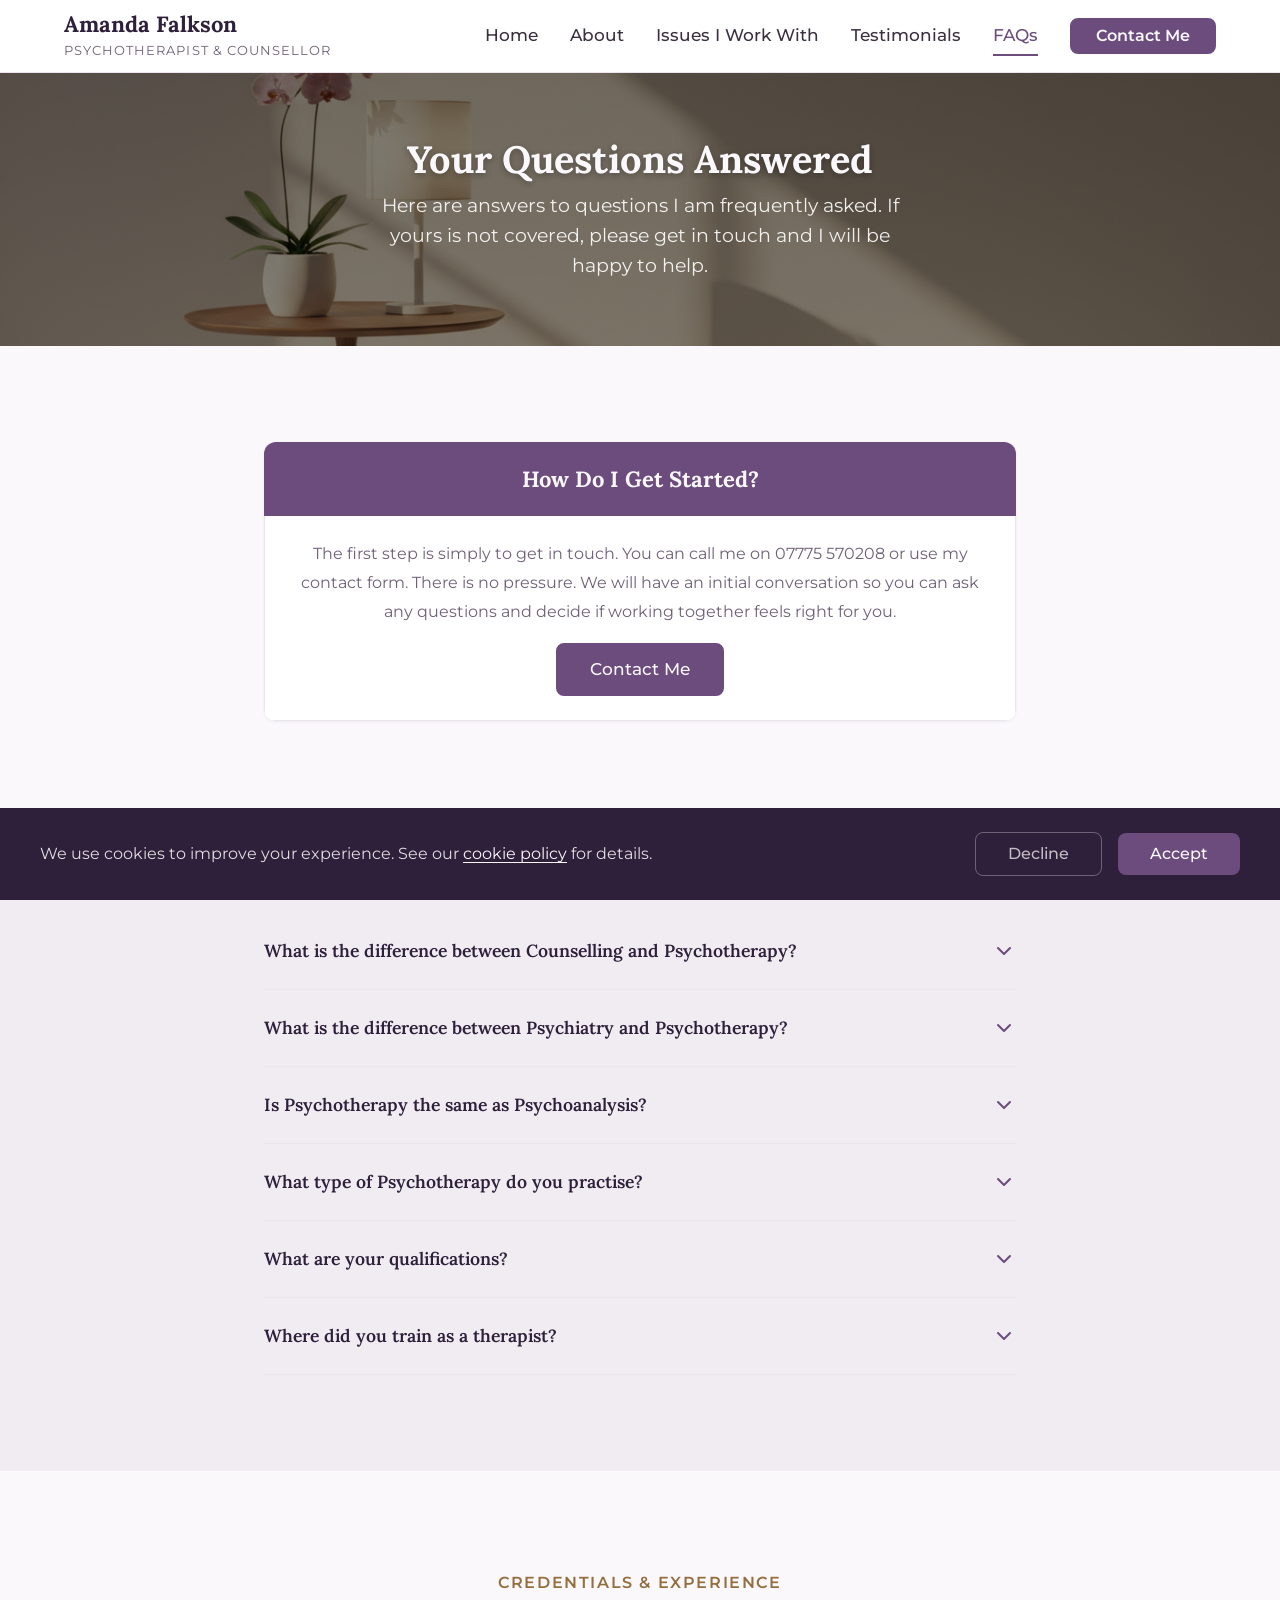
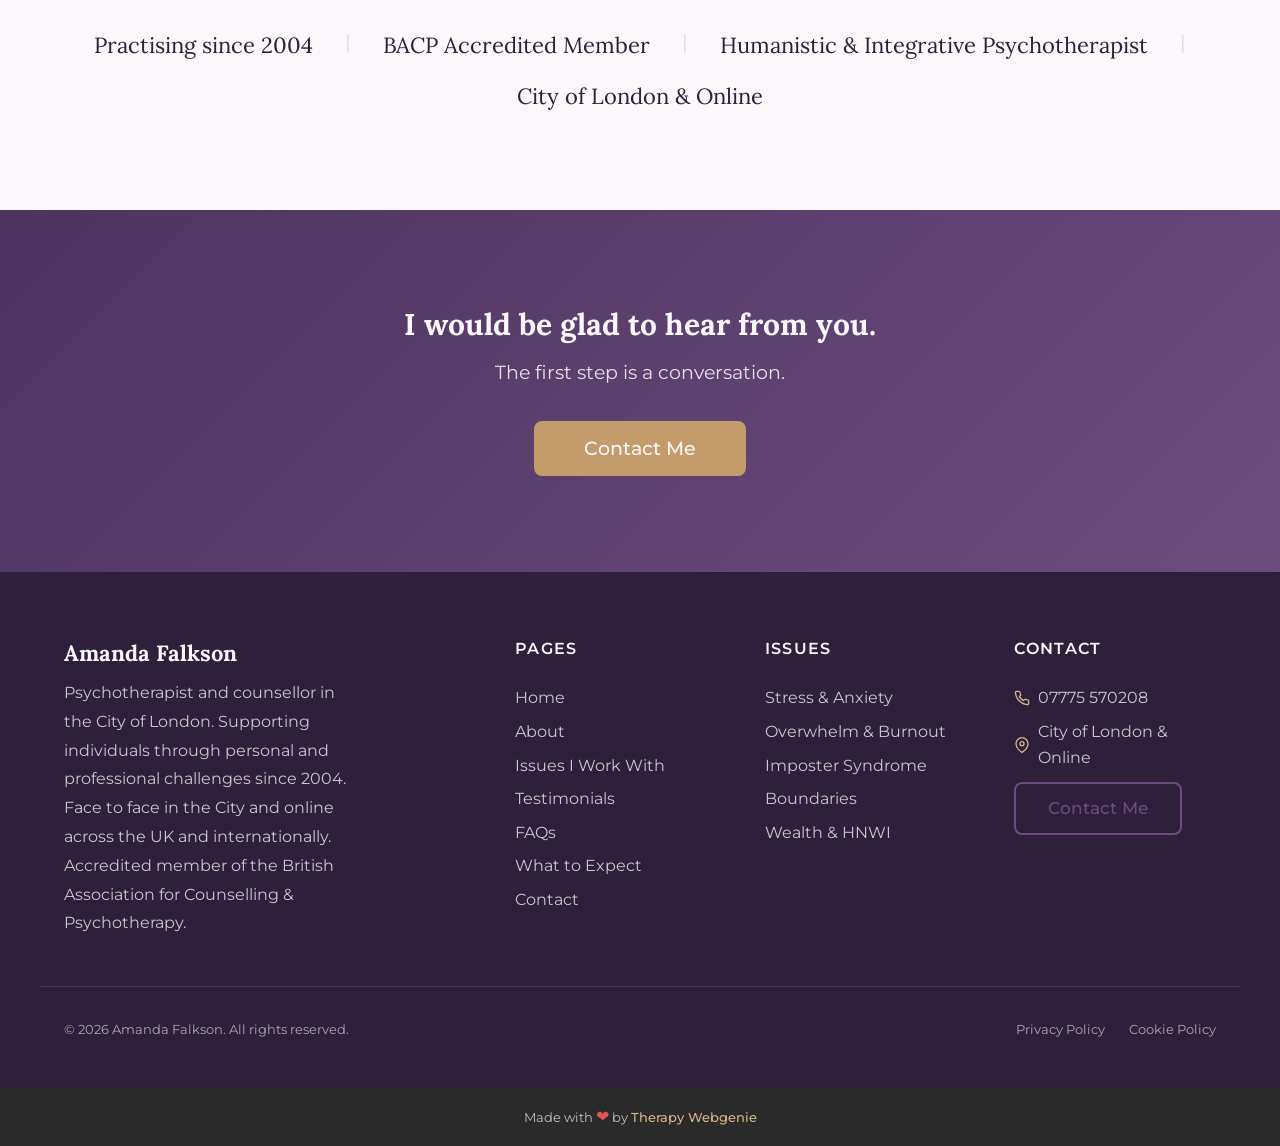
<file: faq.html>
<!DOCTYPE html>
<html lang="en-GB">
<head>
  <meta charset="UTF-8">
  <meta name="viewport" content="width=device-width, initial-scale=1.0">
  <meta name="description" content="FAQs about therapy with Amanda Falkson — how to get started, the difference between counselling &amp; psychotherapy, qualifications, training and more.">
  <meta name="robots" content="max-image-preview:large">
  <meta name="author" content="Amanda Falkson Psychotherapy">
  <title>FAQs — Amanda Falkson Psychotherapy</title>

  <link rel="canonical" href="https://trulyempoweredcode.github.io/psychotherapycity2/faq.html">

  <meta property="og:type" content="website">
  <meta property="og:url" content="https://trulyempoweredcode.github.io/psychotherapycity2/faq.html">
  <meta property="og:title" content="FAQs — Amanda Falkson Psychotherapy">
  <meta property="og:description" content="Answers to questions I am frequently asked.">
  <meta property="og:image" content="https://trulyempoweredcode.github.io/psychotherapycity2/images/faq-hero.jpg">
  <meta property="og:locale" content="en_GB">

  <meta name="twitter:card" content="summary_large_image">
  <meta name="twitter:title" content="FAQs — Amanda Falkson Psychotherapy">
  <meta name="twitter:description" content="Answers to questions I am frequently asked.">
  <meta name="twitter:image" content="https://trulyempoweredcode.github.io/psychotherapycity2/images/faq-hero.jpg">

  <link rel="preconnect" href="https://fonts.googleapis.com">
  <link rel="preconnect" href="https://fonts.gstatic.com" crossorigin>

  <link rel="icon" href="images/favicon.png" type="image/png" sizes="96x96">
  <link rel="apple-touch-icon" href="images/apple-touch-icon.png">
  <link rel="stylesheet" href="css/base.css">
  <link rel="stylesheet" href="css/components.css">
  <link rel="stylesheet" href="css/theme.css">
  <!-- PROFILE:schema -->
  <!-- /PROFILE:schema -->
</head>
<body>

  <a href="#main" class="skip-link">Skip to main content</a>

  <!-- SECTION: nav -->
  <nav class="nav" role="navigation" aria-label="Main navigation">
    <div class="container nav__inner">
      <a href="index.html" class="nav__brand">
        <!-- PROFILE:logo --><!-- /PROFILE:logo -->
        <span class="nav__name"><!-- PROFILE:site_title -->Amanda Falkson<!-- /PROFILE:site_title --></span>
        <span class="nav__title"><!-- PROFILE:site_slogan -->Psychotherapist &amp; Counsellor<!-- /PROFILE:site_slogan --></span>
      </a>
      <div class="nav__links">
        <a href="index.html" class="nav__link">Home</a>
        <a href="about.html" class="nav__link">About</a>
        <a href="issues.html" class="nav__link">Issues I Work With</a>
        <a href="testimonials.html" class="nav__link">Testimonials</a>
        <a href="faq.html" class="nav__link nav__link--active">FAQs</a>
        <a href="contact.html" class="btn btn--primary nav__cta">Contact Me</a>
      </div>
      <button class="nav__toggle" aria-label="Toggle menu" aria-expanded="false" aria-controls="mobile-menu">
        <span class="nav__toggle-bar"></span>
        <span class="nav__toggle-bar"></span>
        <span class="nav__toggle-bar"></span>
      </button>
    </div>
    <div class="nav__mobile" id="mobile-menu" role="menu">
      <a href="index.html" class="nav__link" role="menuitem">Home</a>
      <a href="about.html" class="nav__link" role="menuitem">About</a>
      <a href="issues.html" class="nav__link" role="menuitem">Issues I Work With</a>
      <a href="testimonials.html" class="nav__link" role="menuitem">Testimonials</a>
      <a href="faq.html" class="nav__link nav__link--active" role="menuitem">FAQs</a>
      <a href="what-to-expect.html" class="nav__link" role="menuitem">What to Expect</a>
      <a href="contact.html" class="btn btn--primary" role="menuitem">Contact Me</a>
    </div>
  </nav>
  <!-- /SECTION: nav -->

  <!-- Compact scroll header -->
  <div class="nav-scroll" aria-hidden="true">
    <div class="container nav-scroll__inner">
      <div class="nav-scroll__brand">
        <span class="nav-scroll__name"><!-- PROFILE:site_title -->Amanda Falkson<!-- /PROFILE:site_title --></span>
        <span class="nav-scroll__title"><!-- PROFILE:site_slogan -->Psychotherapist &amp; Counsellor<!-- /PROFILE:site_slogan --></span>
      </div>
      <div class="nav-scroll__right">
        <a href="tel:07775570208" class="nav-scroll__phone">
          <svg xmlns="http://www.w3.org/2000/svg" viewBox="0 0 24 24" fill="none" stroke="currentColor" stroke-width="2" stroke-linecap="round" stroke-linejoin="round"><path d="M22 16.92v3a2 2 0 0 1-2.18 2 19.79 19.79 0 0 1-8.63-3.07 19.5 19.5 0 0 1-6-6 19.79 19.79 0 0 1-3.07-8.67A2 2 0 0 1 4.11 2h3a2 2 0 0 1 2 1.72c.127.96.361 1.903.7 2.81a2 2 0 0 1-.45 2.11L8.09 9.91a16 16 0 0 0 6 6l1.27-1.27a2 2 0 0 1 2.11-.45c.907.339 1.85.573 2.81.7A2 2 0 0 1 22 16.92z"></path></svg>
          07775 570208
        </a>
        <a href="tel:07775570208" class="nav-scroll__phone-icon" aria-label="Call Amanda">
          <svg xmlns="http://www.w3.org/2000/svg" viewBox="0 0 24 24" fill="none" stroke="currentColor" stroke-width="2" stroke-linecap="round" stroke-linejoin="round"><path d="M22 16.92v3a2 2 0 0 1-2.18 2 19.79 19.79 0 0 1-8.63-3.07 19.5 19.5 0 0 1-6-6 19.79 19.79 0 0 1-3.07-8.67A2 2 0 0 1 4.11 2h3a2 2 0 0 1 2 1.72c.127.96.361 1.903.7 2.81a2 2 0 0 1-.45 2.11L8.09 9.91a16 16 0 0 0 6 6l1.27-1.27a2 2 0 0 1 2.11-.45c.907.339 1.85.573 2.81.7A2 2 0 0 1 22 16.92z"></path></svg>
        </a>
        <button class="nav-scroll__toggle" aria-label="Toggle menu">
          <span class="nav-scroll__toggle-bar"></span>
          <span class="nav-scroll__toggle-bar"></span>
          <span class="nav-scroll__toggle-bar"></span>
        </button>
      </div>
    </div>
  </div>

  <main id="main">

    <!-- SECTION: page-header -->
    <section class="page-header page-header--image" style="background-image: url('images/faq-hero.jpg');">
      <div class="container text-center">
        <h1>Your Questions Answered</h1>
        <p class="page-header__subtitle">Here are answers to questions I am frequently asked. If yours is not covered, please get in touch and I will be happy to help.</p>
      </div>
    </section>
    <!-- /SECTION: page-header -->

    <!-- SECTION: get-started -->
    <section class="section reveal">
      <div class="container container--narrow">
        <div class="highlight-box">
          <div class="highlight-box__heading">
            <h2>How Do I Get Started?</h2>
          </div>
          <div class="highlight-box__content">
            <p>The first step is simply to get in touch. You can call me on <a href="tel:07775570208">07775 570208</a> or use my contact form. There is no pressure. We will have an initial conversation so you can ask any questions and decide if working together feels right for you.</p>
            <a href="contact.html" class="btn btn--primary" style="margin-top: var(--space-md);">Contact Me</a>
          </div>
        </div>
      </div>
    </section>
    <!-- /SECTION: get-started -->

    <!-- SECTION: faq-accordion -->
    <section class="section section--alt reveal">
      <div class="container container--narrow">
        <div class="accordion">
          <div class="accordion__item">
            <button class="accordion__trigger" aria-expanded="false">
              <span>What is the difference between Counselling and Psychotherapy?</span>
              <svg xmlns="http://www.w3.org/2000/svg" viewBox="0 0 24 24" fill="none" stroke="currentColor" stroke-width="2" stroke-linecap="round" stroke-linejoin="round" class="accordion__icon"><polyline points="6 9 12 15 18 9"></polyline></svg>
            </button>
            <div class="accordion__content">
              <p>Both are talking therapies but counselling generally is concerned with a specific, contemporary issue such as bereavement, divorce or redundancy. Psychotherapy deals with longer standing issues and patterns of thinking, feeling and behaviour. It is broader in scope and sometimes longer in duration but there are common characteristics between the two practices.</p>
            </div>
          </div>

          <div class="accordion__item">
            <button class="accordion__trigger" aria-expanded="false">
              <span>What is the difference between Psychiatry and Psychotherapy?</span>
              <svg xmlns="http://www.w3.org/2000/svg" viewBox="0 0 24 24" fill="none" stroke="currentColor" stroke-width="2" stroke-linecap="round" stroke-linejoin="round" class="accordion__icon"><polyline points="6 9 12 15 18 9"></polyline></svg>
            </button>
            <div class="accordion__content">
              <p>Psychiatry is the diagnosis and treatment of mental illness and frequently involves drug therapy combined with talking therapy. Psychotherapy is talking therapy.</p>
            </div>
          </div>

          <div class="accordion__item">
            <button class="accordion__trigger" aria-expanded="false">
              <span>Is Psychotherapy the same as Psychoanalysis?</span>
              <svg xmlns="http://www.w3.org/2000/svg" viewBox="0 0 24 24" fill="none" stroke="currentColor" stroke-width="2" stroke-linecap="round" stroke-linejoin="round" class="accordion__icon"><polyline points="6 9 12 15 18 9"></polyline></svg>
            </button>
            <div class="accordion__content">
              <p>Psychoanalysis is the same as Psychotherapy in as much as they are both types of talking therapy. Psychoanalysis, as created by Freud, predates psychotherapeutic systems such as Humanistic, Integrative, Existential, Behavioural and Cognitive Psychotherapy, and focuses on the principle that much distress has been caused by events in early life of which we are no longer aware. Humanistic and Integrative Psychotherapy, which is my practice, has its focus more on the here and now and the past is addressed only if it is relevant to you.</p>
            </div>
          </div>

          <div class="accordion__item">
            <button class="accordion__trigger" aria-expanded="false">
              <span>What type of Psychotherapy do you practise?</span>
              <svg xmlns="http://www.w3.org/2000/svg" viewBox="0 0 24 24" fill="none" stroke="currentColor" stroke-width="2" stroke-linecap="round" stroke-linejoin="round" class="accordion__icon"><polyline points="6 9 12 15 18 9"></polyline></svg>
            </button>
            <div class="accordion__content">
              <p>I practise Humanistic and Integrative Psychotherapy, an approach that does justice to the whole person: mind, body, emotions and spirit. It represents a broad range of psychotherapeutic methods and each method recognises the self‑healing capacities of the client. My belief is that the relationship between client and therapist is crucial and therapy should be a humanising process for both parties. Integrity, acceptance, healthy contact and communication are the basis of an authentic meeting of equals in the therapeutic relationship.</p>
            </div>
          </div>

          <div class="accordion__item">
            <button class="accordion__trigger" aria-expanded="false">
              <span>What are your qualifications?</span>
              <svg xmlns="http://www.w3.org/2000/svg" viewBox="0 0 24 24" fill="none" stroke="currentColor" stroke-width="2" stroke-linecap="round" stroke-linejoin="round" class="accordion__icon"><polyline points="6 9 12 15 18 9"></polyline></svg>
            </button>
            <div class="accordion__content">
              <p>I am a registered Humanistic and Integrative Psychotherapist and an accredited member of the British Association for Counselling &amp; Psychotherapy and Coaching Division. I have completed further postgraduate training in Solution Focused Therapy, Transactional Analysis, Family Constellations, trauma‑informed approaches and Somatic Experiencing.</p>
            </div>
          </div>

          <div class="accordion__item">
            <button class="accordion__trigger" aria-expanded="false">
              <span>Where did you train as a therapist?</span>
              <svg xmlns="http://www.w3.org/2000/svg" viewBox="0 0 24 24" fill="none" stroke="currentColor" stroke-width="2" stroke-linecap="round" stroke-linejoin="round" class="accordion__icon"><polyline points="6 9 12 15 18 9"></polyline></svg>
            </button>
            <div class="accordion__content">
              <p>Spectrum, a centre for Humanistic and Integrative Psychotherapy in London. Spectrum is one of the most established and renowned training organisations in the world, committed to the development of Humanistic and Integrative Psychotherapy.</p>
            </div>
          </div>
        </div>
      </div>
    </section>
    <!-- /SECTION: faq-accordion -->

    <!-- SECTION: credentials -->
    <section class="section reveal">
      <div class="container text-center">
        <span class="section-label">Credentials &amp; Experience</span>
      </div>
      <div class="container" style="display: flex; flex-wrap: wrap; justify-content: center; gap: var(--space-md) var(--space-xl); margin-top: var(--space-lg); text-align: center;">
        <span style="font-family: var(--font-heading); font-size: var(--text-lg); color: var(--color-text-heading);">Practising since 2004</span>
        <span style="color: var(--color-border);">|</span>
        <span style="font-family: var(--font-heading); font-size: var(--text-lg); color: var(--color-text-heading);">BACP Accredited Member</span>
        <span style="color: var(--color-border);">|</span>
        <span style="font-family: var(--font-heading); font-size: var(--text-lg); color: var(--color-text-heading);">Humanistic &amp; Integrative Psychotherapist</span>
        <span style="color: var(--color-border);">|</span>
        <span style="font-family: var(--font-heading); font-size: var(--text-lg); color: var(--color-text-heading);">City of London &amp; Online</span>
      </div>
    </section>
    <!-- /SECTION: credentials -->

    <!-- SECTION: cta -->
    <section class="section cta-banner reveal">
      <div class="container text-center">
        <h2>I would be glad to hear from you.</h2>
        <p>The first step is a conversation.</p>
        <div class="cta-banner__buttons">
          <a href="contact.html" class="btn btn--accent">Contact Me</a>
        </div>
      </div>
    </section>
    <!-- /SECTION: cta -->

  </main>

  <!-- SECTION: footer -->
  <footer class="footer">
    <div class="container footer__inner">
      <div class="footer__brand">
        <p class="footer__brand-name">Amanda Falkson</p>
        <p class="footer__brand-text">Psychotherapist and counsellor in the City of London. Supporting individuals through personal and professional challenges since 2004. Face to face in the City and online across the UK and internationally. Accredited member of the British Association for Counselling &amp; Psychotherapy.</p>
      </div>
      <div class="footer__col">
        <p class="footer__heading">Pages</p>
        <div class="footer__links">
          <a href="index.html" class="footer__link">Home</a>
          <a href="about.html" class="footer__link">About</a>
          <a href="issues.html" class="footer__link">Issues I Work With</a>
          <a href="testimonials.html" class="footer__link">Testimonials</a>
          <a href="faq.html" class="footer__link">FAQs</a>
          <a href="what-to-expect.html" class="footer__link">What to Expect</a>
          <a href="contact.html" class="footer__link">Contact</a>
        </div>
      </div>
      <div class="footer__col">
        <p class="footer__heading">Issues</p>
        <div class="footer__links">
          <a href="issues.html#service-stress-anxiety" class="footer__link">Stress &amp; Anxiety</a>
          <a href="issues.html#service-overwhelm" class="footer__link">Overwhelm &amp; Burnout</a>
          <a href="issues.html#service-imposter-syndrome" class="footer__link">Imposter Syndrome</a>
          <a href="issues.html#service-boundaries" class="footer__link">Boundaries</a>
          <a href="issues.html#service-wealth-hnwi" class="footer__link">Wealth &amp; HNWI</a>
        </div>
      </div>
      <div class="footer__col">
        <p class="footer__heading">Contact</p>
        <div class="footer__contact-item">
          <svg xmlns="http://www.w3.org/2000/svg" viewBox="0 0 24 24" fill="none" stroke="currentColor" stroke-width="2" stroke-linecap="round" stroke-linejoin="round"><path d="M22 16.92v3a2 2 0 0 1-2.18 2 19.79 19.79 0 0 1-8.63-3.07 19.5 19.5 0 0 1-6-6 19.79 19.79 0 0 1-3.07-8.67A2 2 0 0 1 4.11 2h3a2 2 0 0 1 2 1.72 12.84 12.84 0 0 0 .7 2.81 2 2 0 0 1-.45 2.11L8.09 9.91a16 16 0 0 0 6 6l1.27-1.27a2 2 0 0 1 2.11-.45 12.84 12.84 0 0 0 2.81.7A2 2 0 0 1 22 16.92z"></path></svg>
          <!-- PROFILE:phone_landline --><span>07775 570208</span><!-- /PROFILE:phone_landline -->
        </div>
        <div class="footer__contact-item">
          <svg xmlns="http://www.w3.org/2000/svg" viewBox="0 0 24 24" fill="none" stroke="currentColor" stroke-width="2" stroke-linecap="round" stroke-linejoin="round"><path d="M21 10c0 7-9 13-9 13s-9-6-9-13a9 9 0 0 1 18 0z"></path><circle cx="12" cy="10" r="3"></circle></svg>
          <!-- PROFILE:address --><span>City of London &amp; Online</span><!-- /PROFILE:address -->
        </div>
        <div class="footer__contact-item">
          <a href="contact.html" class="btn btn--secondary" style="margin-top: var(--space-xs);">Contact Me</a>
        </div>
      </div>
    </div>
    <div class="container footer__bottom">
      <p class="footer__copyright">&copy; <script>document.write(new Date().getFullYear())</script> Amanda Falkson. All rights reserved.</p>
      <div class="footer__legal">
        <a href="privacy.html">Privacy Policy</a>
        <a href="cookies-policy.html">Cookie Policy</a>
      </div>
    </div>
  </footer>
  <!-- /SECTION: footer -->

  <div class="site-credit">
    <p>Made with <span class="site-credit__heart" aria-label="love">&#10084;</span> by <a href="https://www.therapywebgenie.com" target="_blank" rel="noopener">Therapy Webgenie</a></p>
  </div>

  <!-- Cookie Consent -->
  <div class="cookie-banner" role="dialog" aria-label="Cookie consent">
    <div class="cookie-banner__inner">
      <p class="cookie-banner__text">We use cookies to improve your experience. See our <a href="cookies-policy.html">cookie policy</a> for details.</p>
      <div class="cookie-banner__buttons">
        <button class="cookie-banner__accept">Accept</button>
        <button class="cookie-banner__decline">Decline</button>
      </div>
    </div>
  </div>

  <!-- Back to Top -->
  <button class="back-to-top" aria-label="Back to top">
    <svg xmlns="http://www.w3.org/2000/svg" viewBox="0 0 24 24" fill="none" stroke="currentColor" stroke-width="2" stroke-linecap="round" stroke-linejoin="round"><polyline points="18 15 12 9 6 15"></polyline></svg>
  </button>

  <script src="js/main.js"></script>
</body>
</html>
</file>
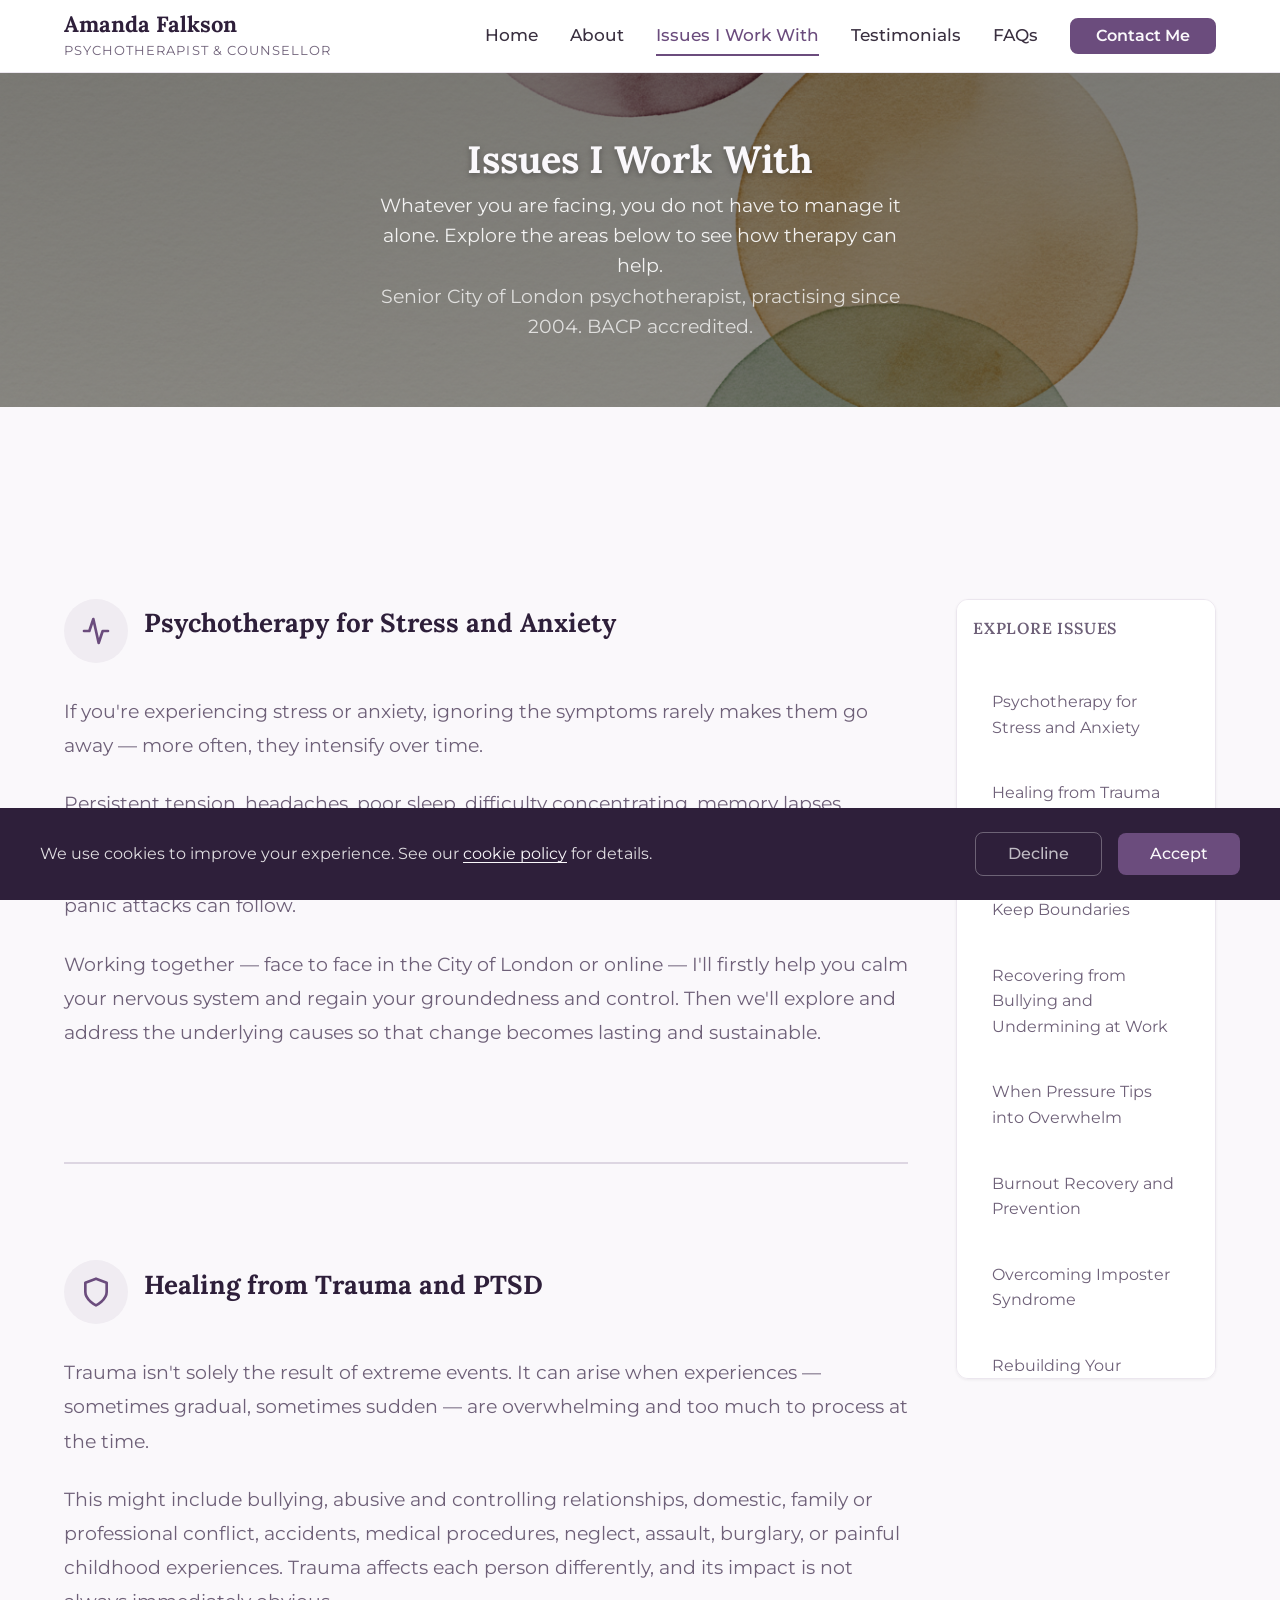
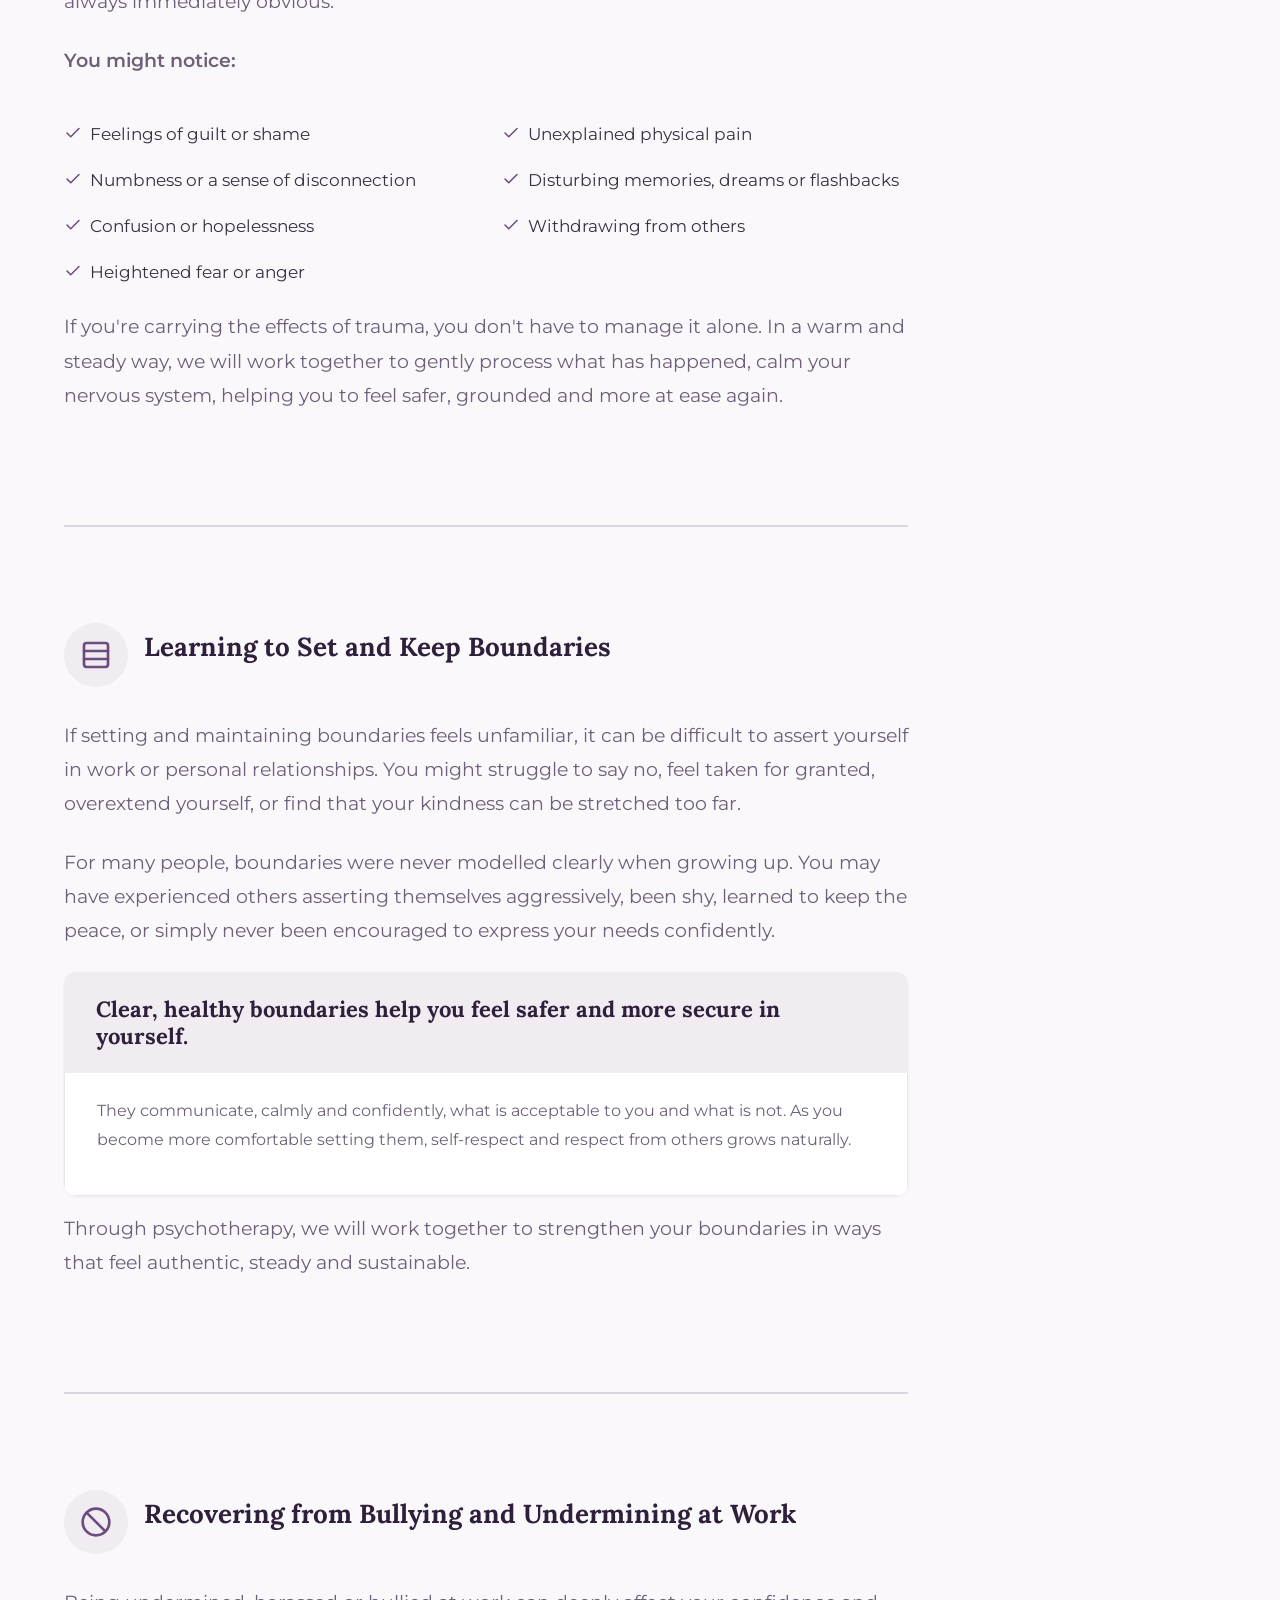
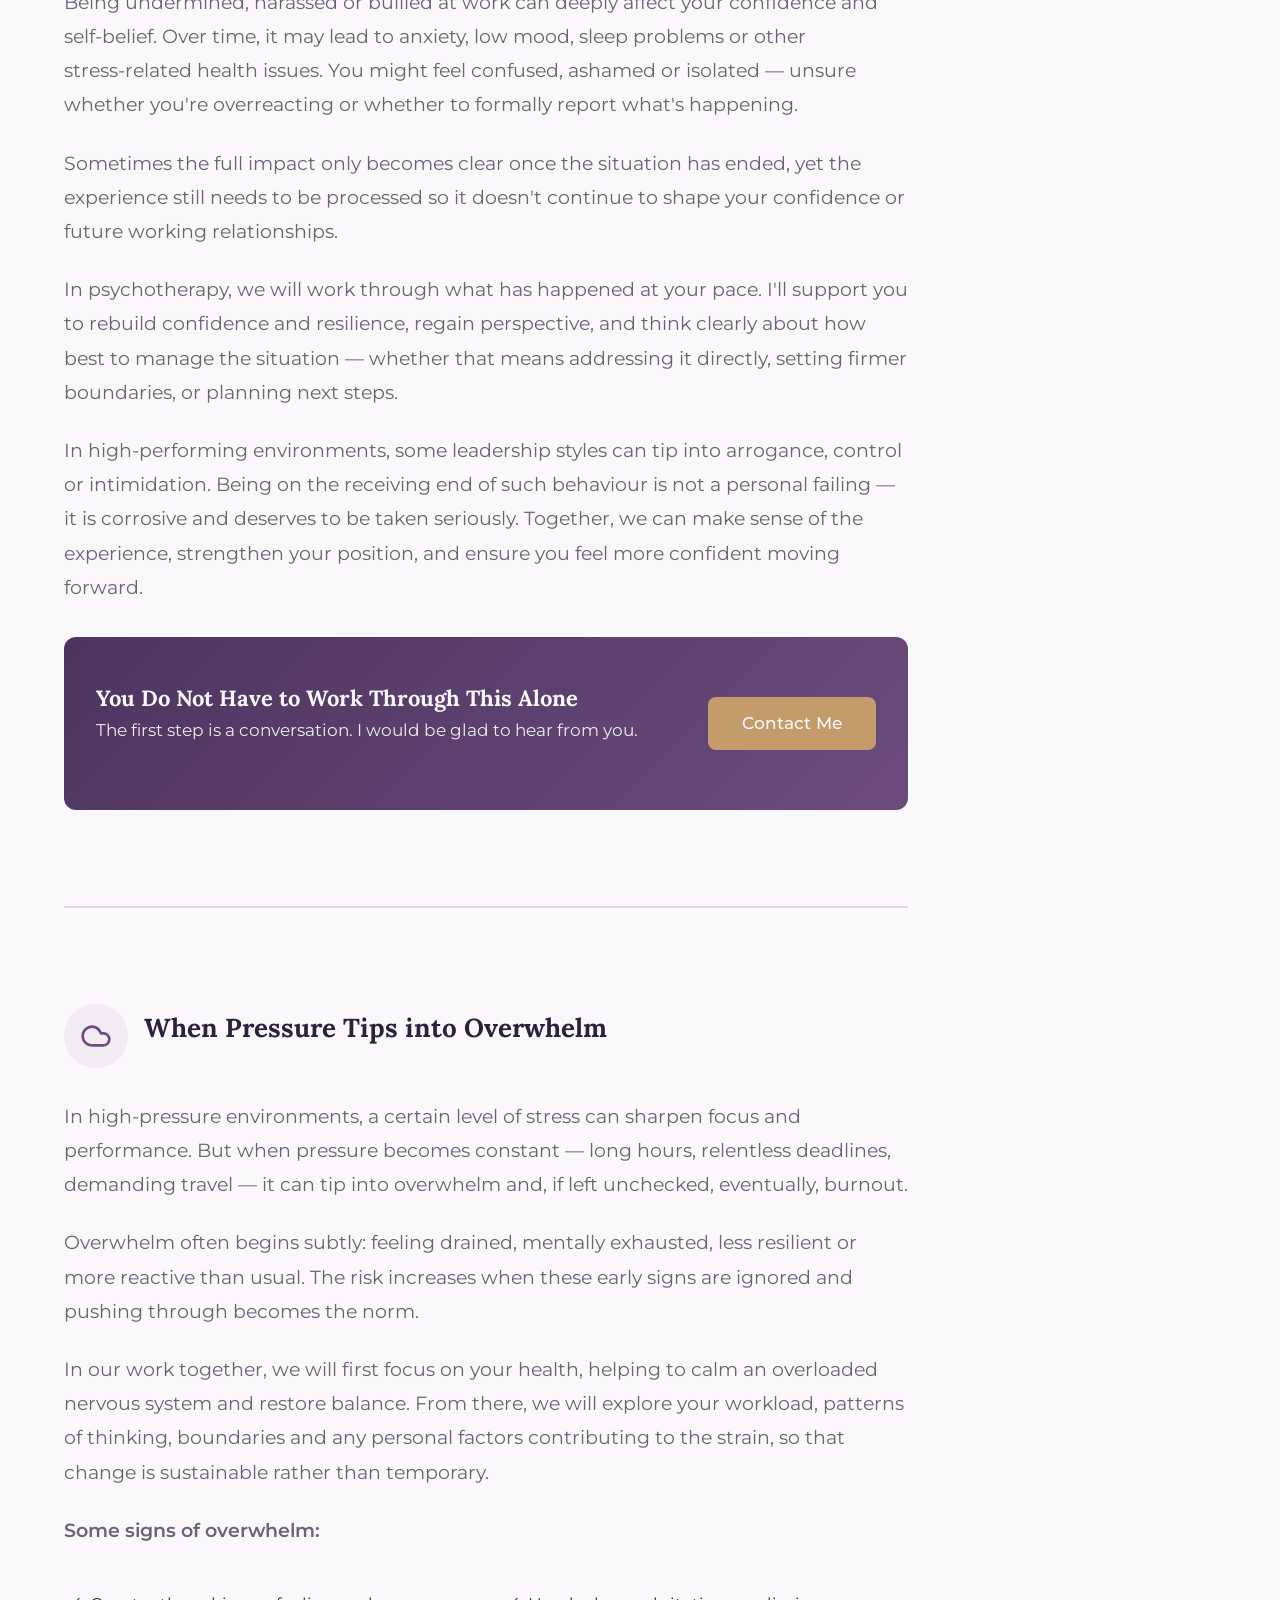
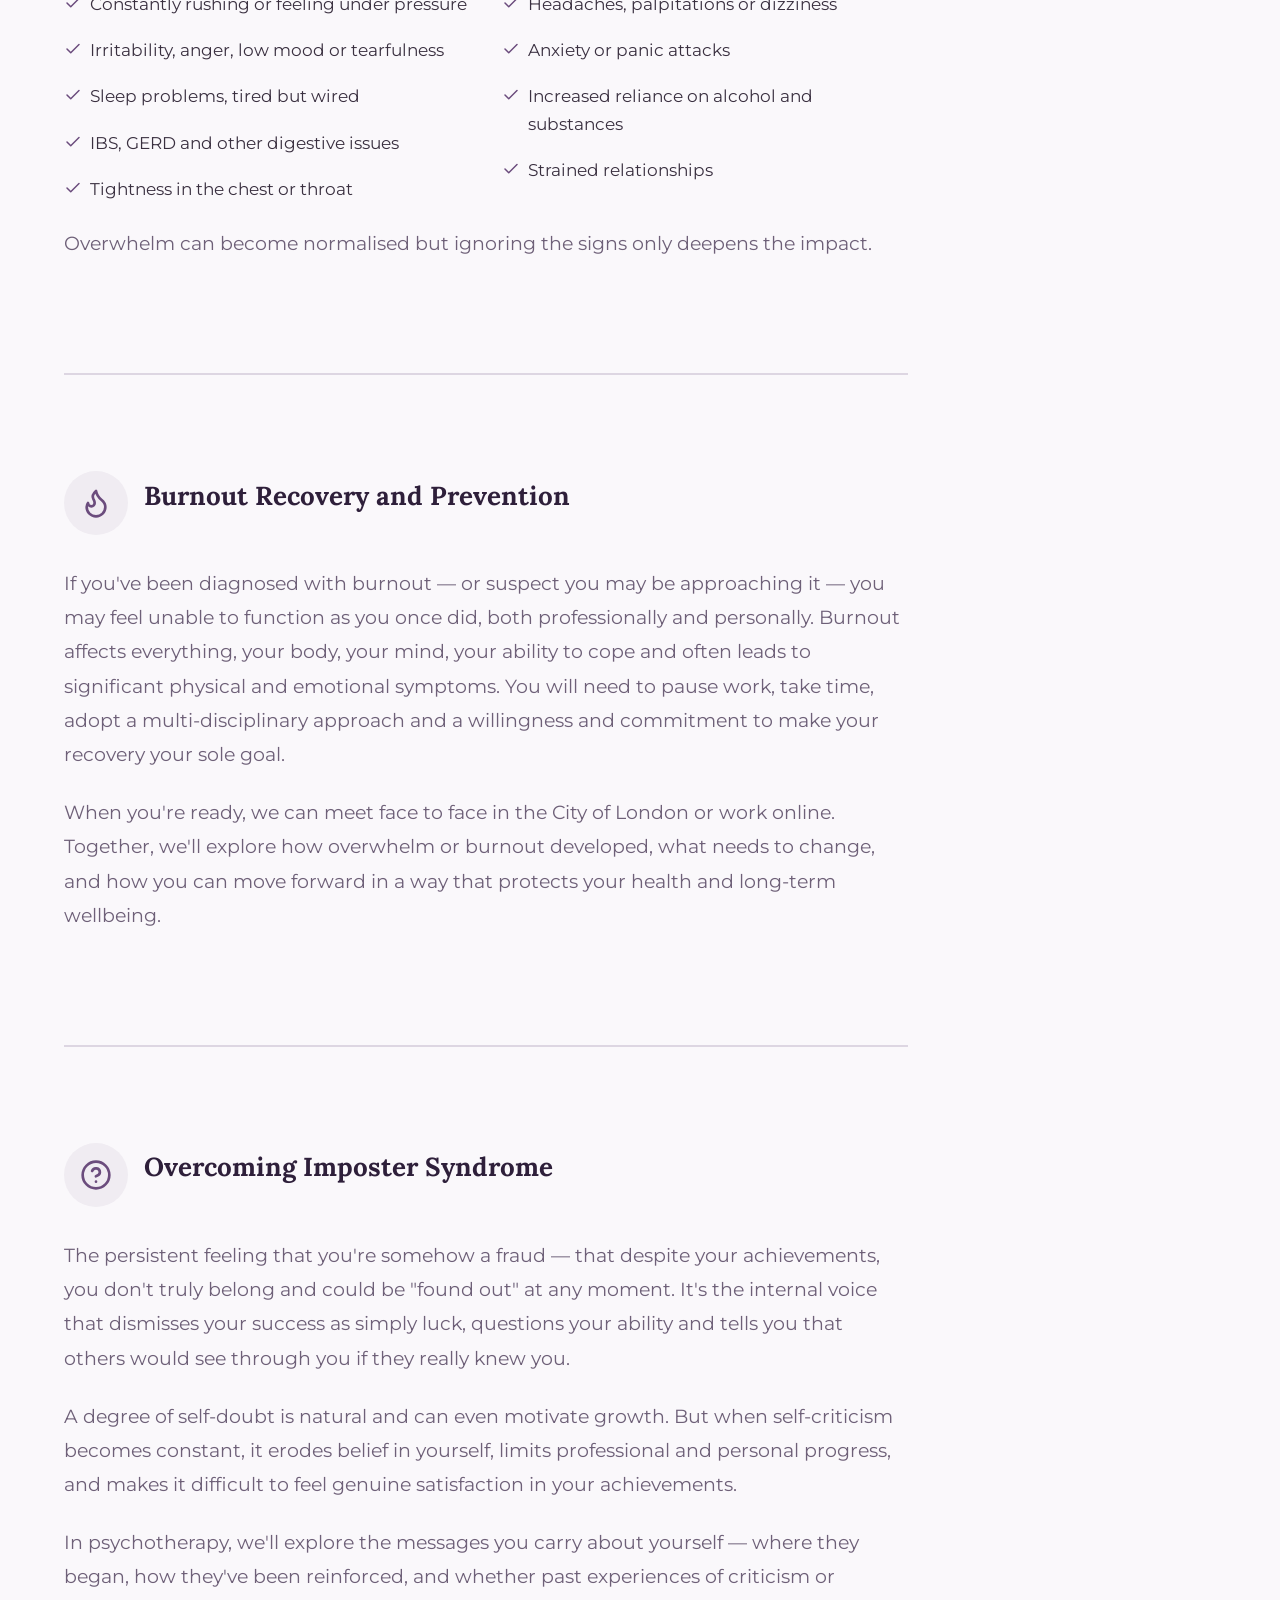
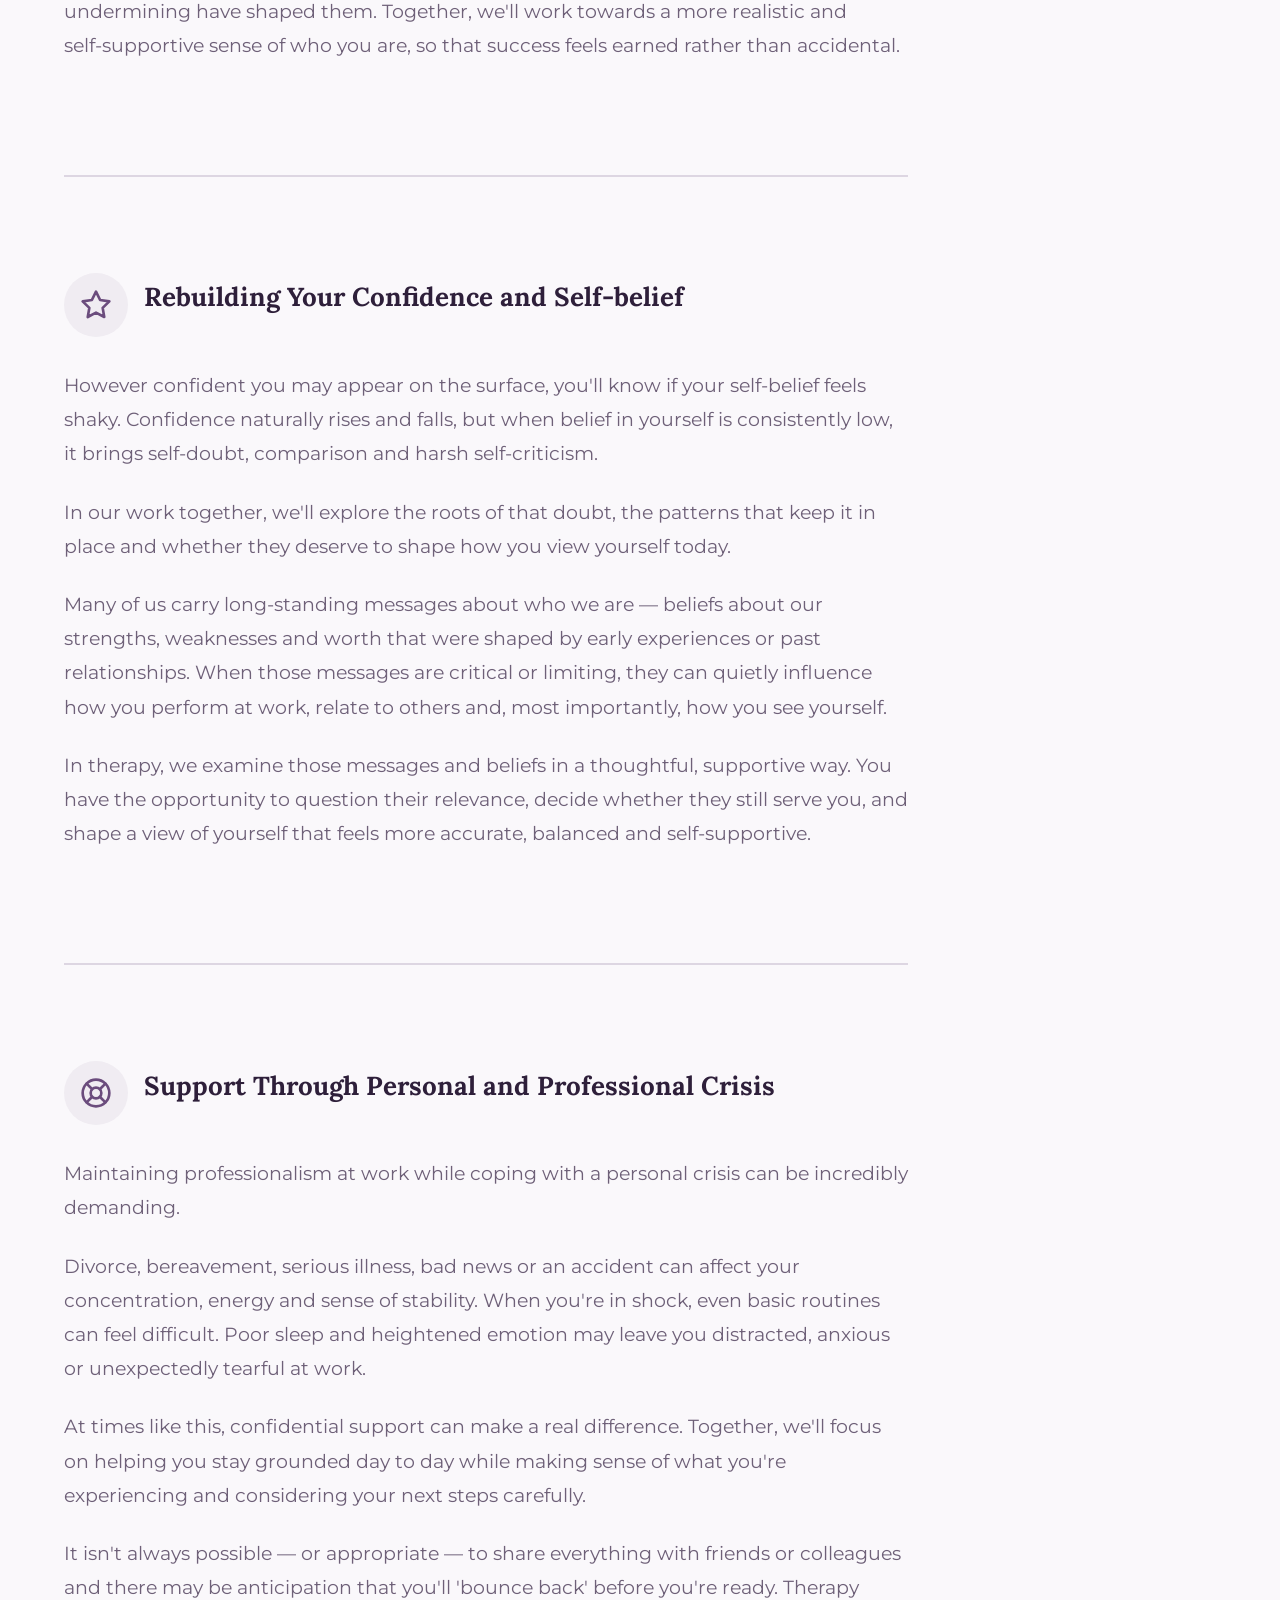
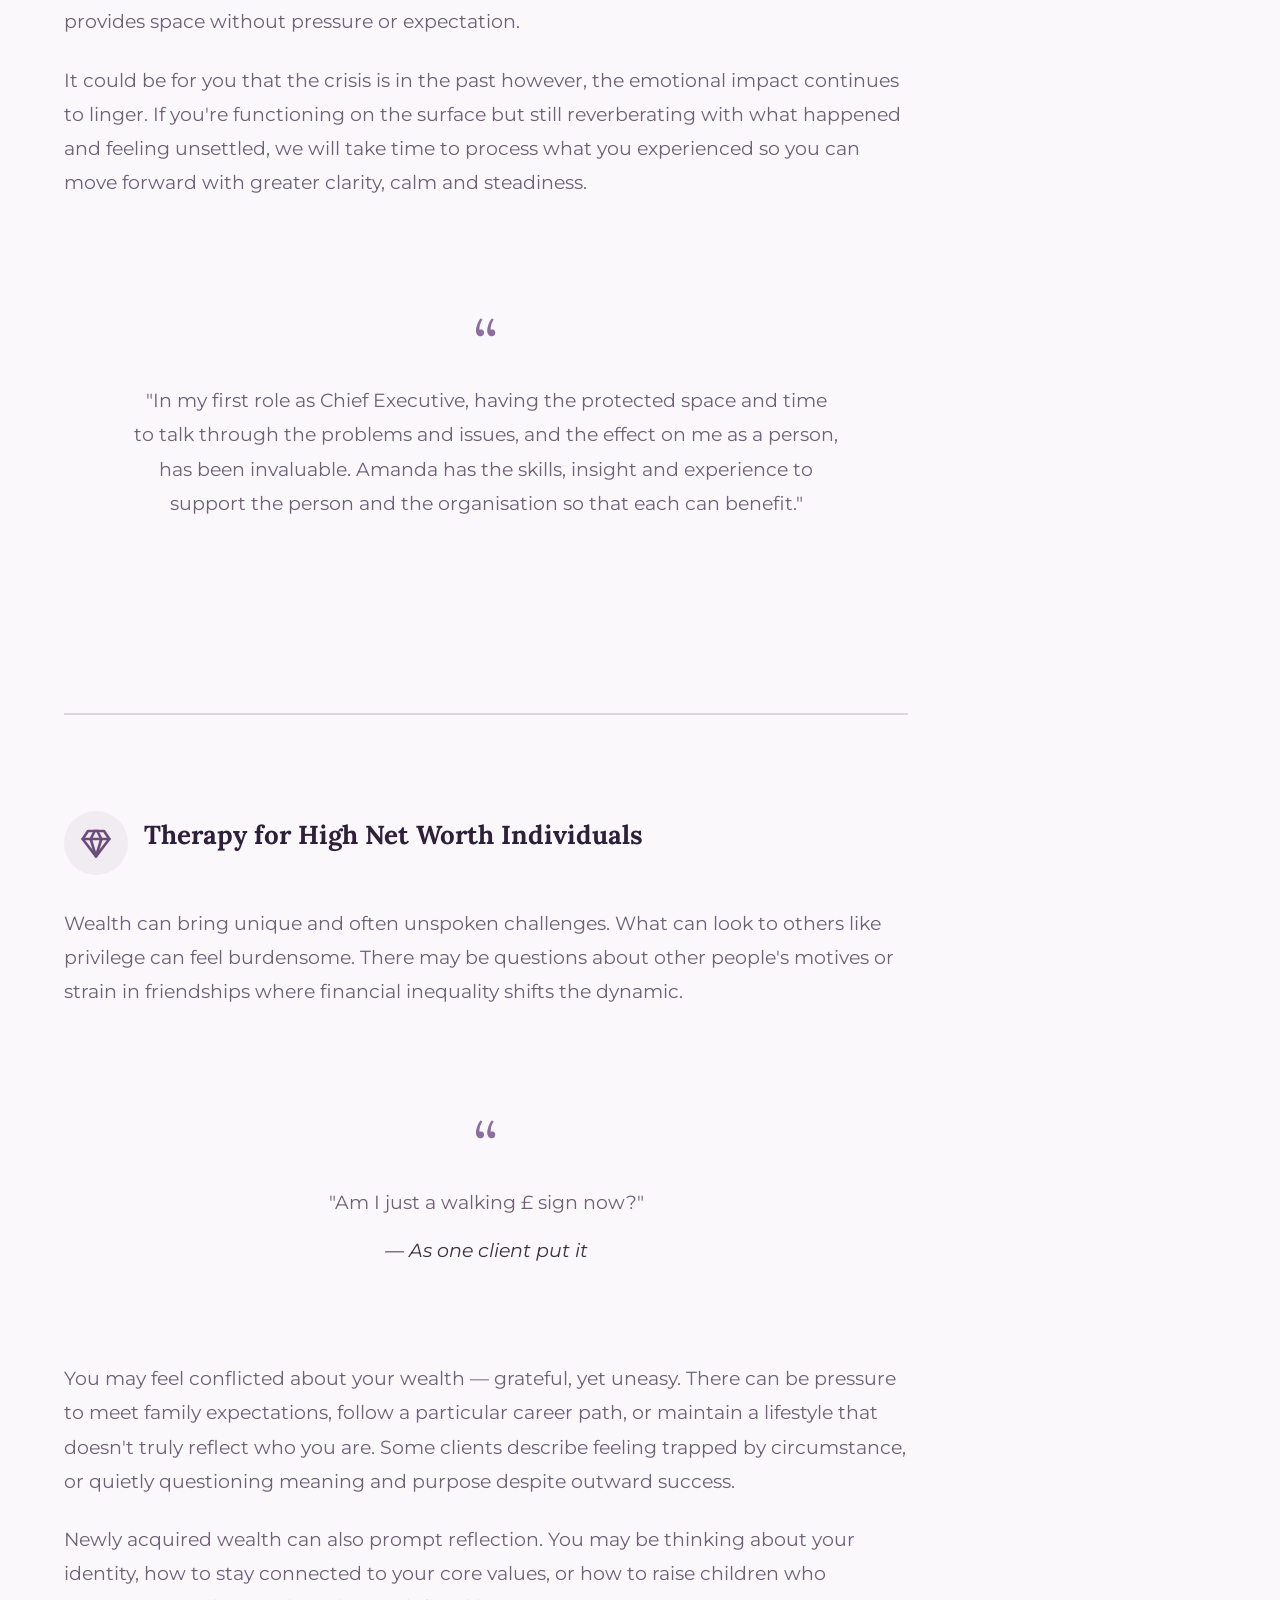
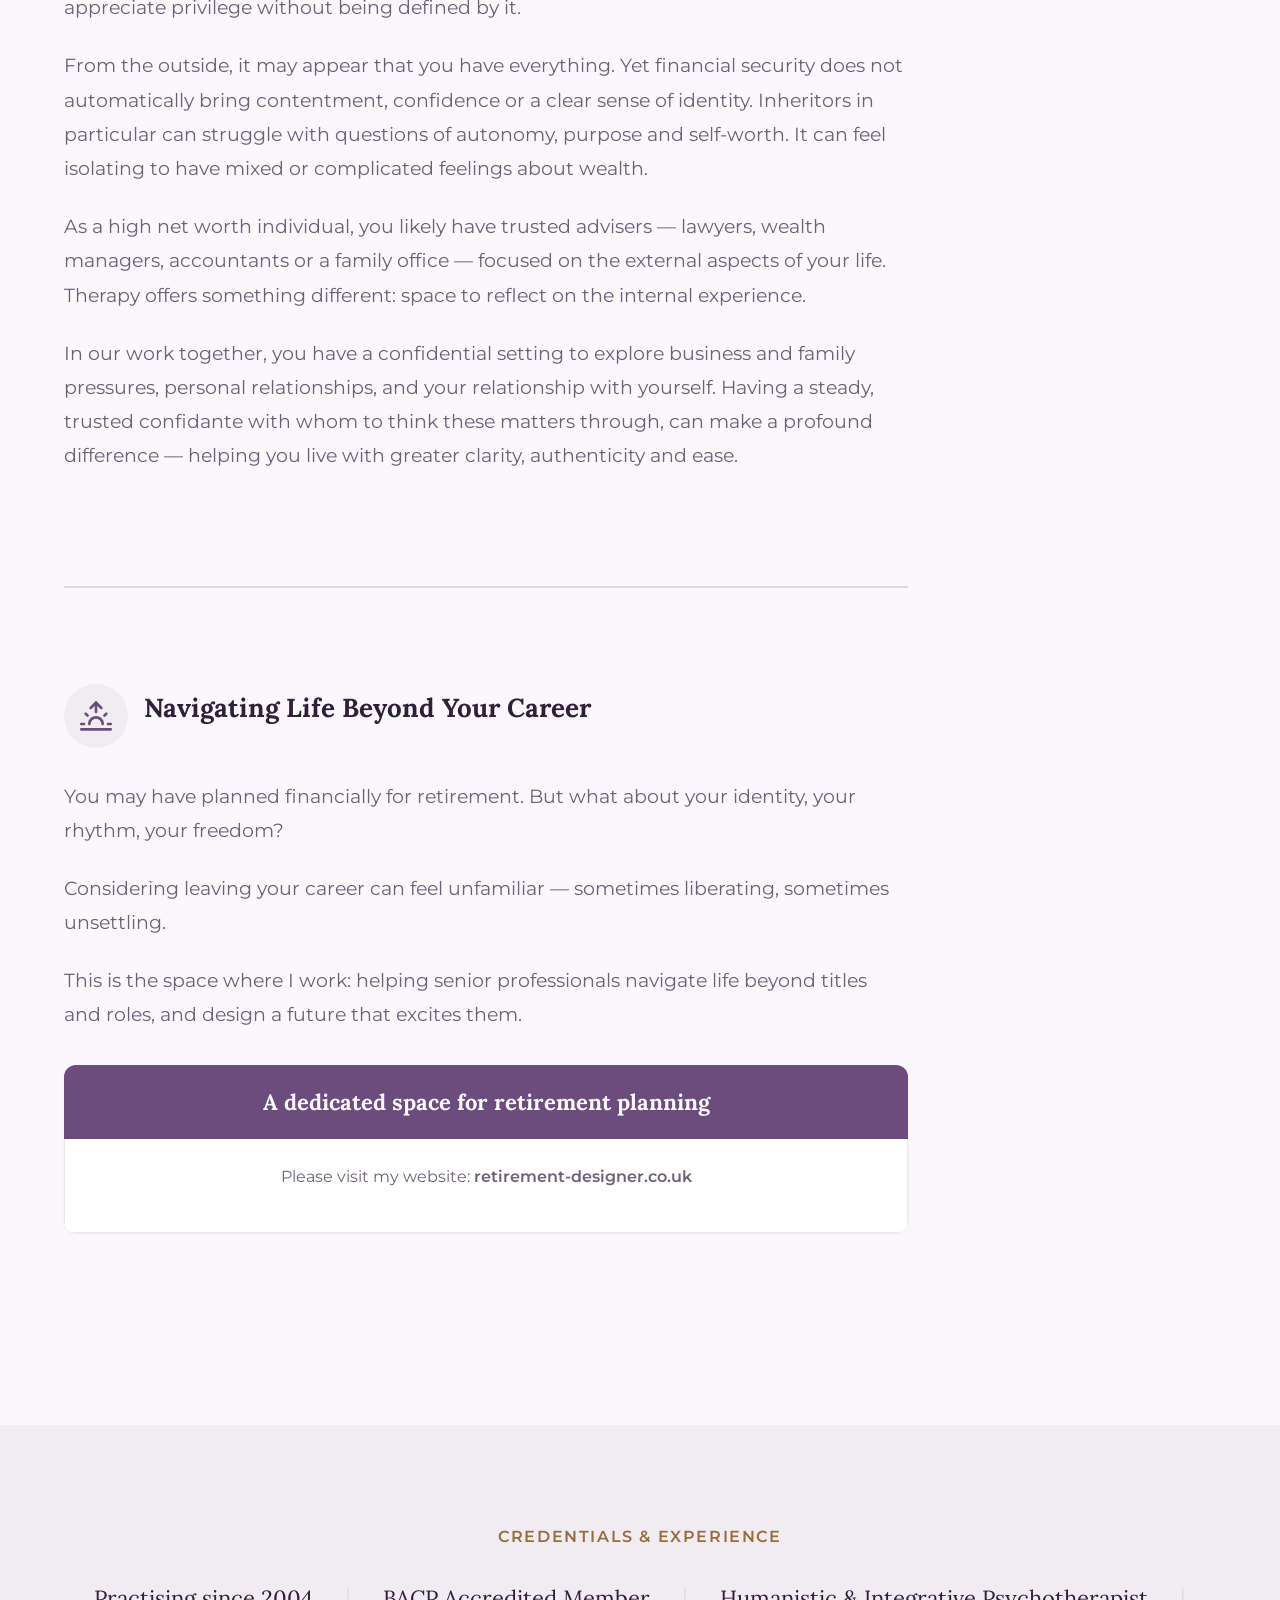
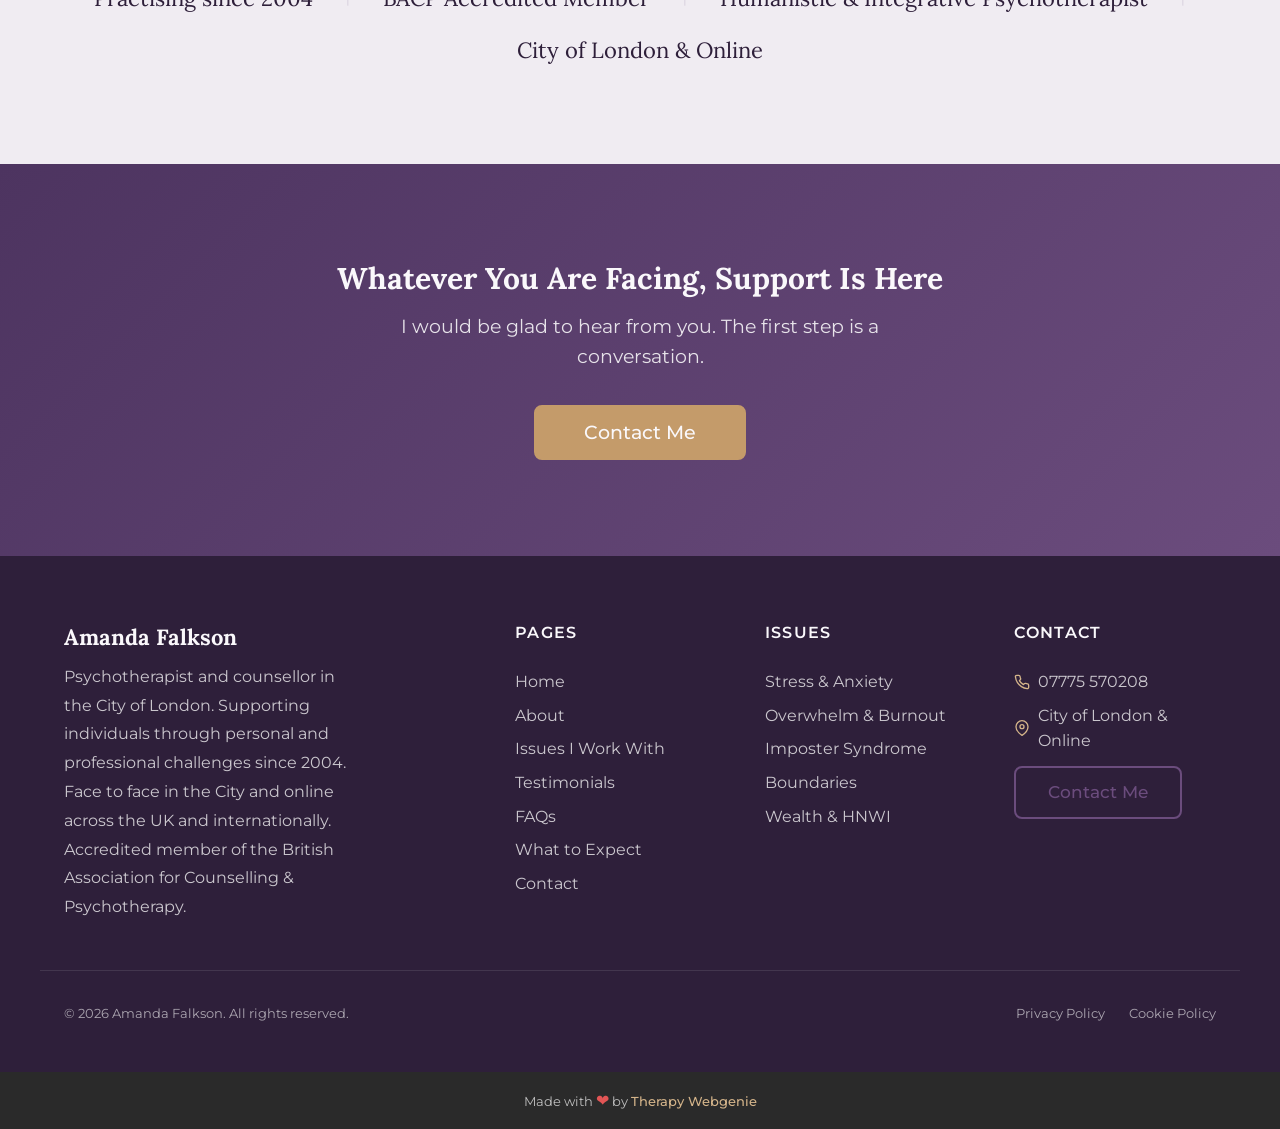
<file: issues.html>
<!DOCTYPE html>
<html lang="en-GB">
<head>
  <meta charset="UTF-8">
  <meta name="viewport" content="width=device-width, initial-scale=1.0">
  <meta name="description" content="Issues Amanda Falkson works with — stress &amp; anxiety, trauma &amp; PTSD, boundaries, bullying, overwhelm &amp; burnout, imposter syndrome, confidence, crisis, wealth/HNWI and retirement. Senior City of London psychotherapist.">
  <meta name="robots" content="max-image-preview:large">
  <meta name="author" content="Amanda Falkson Psychotherapy">
  <title>Issues I Work With — Amanda Falkson Psychotherapy</title>

  <link rel="canonical" href="https://trulyempoweredcode.github.io/psychotherapycity2/issues.html">

  <meta property="og:type" content="website">
  <meta property="og:url" content="https://trulyempoweredcode.github.io/psychotherapycity2/issues.html">
  <meta property="og:title" content="Issues I Work With — Amanda Falkson Psychotherapy">
  <meta property="og:description" content="Whatever you are facing, you do not have to manage it alone. Senior City of London psychotherapist, practising since 2004. BACP accredited.">
  <meta property="og:image" content="https://trulyempoweredcode.github.io/psychotherapycity2/images/issues-header.jpg">
  <meta property="og:locale" content="en_GB">

  <meta name="twitter:card" content="summary_large_image">
  <meta name="twitter:title" content="Issues I Work With — Amanda Falkson">
  <meta name="twitter:description" content="Whatever you are facing, you do not have to manage it alone.">
  <meta name="twitter:image" content="https://trulyempoweredcode.github.io/psychotherapycity2/images/issues-header.jpg">

  <link rel="preconnect" href="https://fonts.googleapis.com">
  <link rel="preconnect" href="https://fonts.gstatic.com" crossorigin>

  <link rel="icon" href="images/favicon.png" type="image/png" sizes="96x96">
  <link rel="apple-touch-icon" href="images/apple-touch-icon.png">
  <link rel="stylesheet" href="css/base.css">
  <link rel="stylesheet" href="css/components.css">
  <link rel="stylesheet" href="css/theme.css">
  <!-- PROFILE:schema -->
  <!-- /PROFILE:schema -->
</head>
<body>

  <a href="#main" class="skip-link">Skip to main content</a>

  <!-- SECTION: nav -->
  <nav class="nav" role="navigation" aria-label="Main navigation">
    <div class="container nav__inner">
      <a href="index.html" class="nav__brand">
        <!-- PROFILE:logo --><!-- /PROFILE:logo -->
        <span class="nav__name"><!-- PROFILE:site_title -->Amanda Falkson<!-- /PROFILE:site_title --></span>
        <span class="nav__title"><!-- PROFILE:site_slogan -->Psychotherapist &amp; Counsellor<!-- /PROFILE:site_slogan --></span>
      </a>
      <div class="nav__links">
        <a href="index.html" class="nav__link">Home</a>
        <a href="about.html" class="nav__link">About</a>
        <a href="issues.html" class="nav__link nav__link--active">Issues I Work With</a>
        <a href="testimonials.html" class="nav__link">Testimonials</a>
        <a href="faq.html" class="nav__link">FAQs</a>
        <a href="contact.html" class="btn btn--primary nav__cta">Contact Me</a>
      </div>
      <button class="nav__toggle" aria-label="Toggle menu" aria-expanded="false" aria-controls="mobile-menu">
        <span class="nav__toggle-bar"></span>
        <span class="nav__toggle-bar"></span>
        <span class="nav__toggle-bar"></span>
      </button>
    </div>
    <div class="nav__mobile" id="mobile-menu" role="menu">
      <a href="index.html" class="nav__link" role="menuitem">Home</a>
      <a href="about.html" class="nav__link" role="menuitem">About</a>
      <a href="issues.html" class="nav__link nav__link--active" role="menuitem">Issues I Work With</a>
      <a href="testimonials.html" class="nav__link" role="menuitem">Testimonials</a>
      <a href="faq.html" class="nav__link" role="menuitem">FAQs</a>
      <a href="what-to-expect.html" class="nav__link" role="menuitem">What to Expect</a>
      <a href="contact.html" class="btn btn--primary" role="menuitem">Contact Me</a>
    </div>
  </nav>
  <!-- /SECTION: nav -->

  <!-- Compact scroll header -->
  <div class="nav-scroll" aria-hidden="true">
    <div class="container nav-scroll__inner">
      <div class="nav-scroll__brand">
        <span class="nav-scroll__name"><!-- PROFILE:site_title -->Amanda Falkson<!-- /PROFILE:site_title --></span>
        <span class="nav-scroll__title"><!-- PROFILE:site_slogan -->Psychotherapist &amp; Counsellor<!-- /PROFILE:site_slogan --></span>
      </div>
      <div class="nav-scroll__right">
        <a href="tel:07775570208" class="nav-scroll__phone">
          <svg xmlns="http://www.w3.org/2000/svg" viewBox="0 0 24 24" fill="none" stroke="currentColor" stroke-width="2" stroke-linecap="round" stroke-linejoin="round"><path d="M22 16.92v3a2 2 0 0 1-2.18 2 19.79 19.79 0 0 1-8.63-3.07 19.5 19.5 0 0 1-6-6 19.79 19.79 0 0 1-3.07-8.67A2 2 0 0 1 4.11 2h3a2 2 0 0 1 2 1.72c.127.96.361 1.903.7 2.81a2 2 0 0 1-.45 2.11L8.09 9.91a16 16 0 0 0 6 6l1.27-1.27a2 2 0 0 1 2.11-.45c.907.339 1.85.573 2.81.7A2 2 0 0 1 22 16.92z"></path></svg>
          07775 570208
        </a>
        <a href="tel:07775570208" class="nav-scroll__phone-icon" aria-label="Call Amanda">
          <svg xmlns="http://www.w3.org/2000/svg" viewBox="0 0 24 24" fill="none" stroke="currentColor" stroke-width="2" stroke-linecap="round" stroke-linejoin="round"><path d="M22 16.92v3a2 2 0 0 1-2.18 2 19.79 19.79 0 0 1-8.63-3.07 19.5 19.5 0 0 1-6-6 19.79 19.79 0 0 1-3.07-8.67A2 2 0 0 1 4.11 2h3a2 2 0 0 1 2 1.72c.127.96.361 1.903.7 2.81a2 2 0 0 1-.45 2.11L8.09 9.91a16 16 0 0 0 6 6l1.27-1.27a2 2 0 0 1 2.11-.45c.907.339 1.85.573 2.81.7A2 2 0 0 1 22 16.92z"></path></svg>
        </a>
        <button class="nav-scroll__toggle" aria-label="Toggle menu">
          <span class="nav-scroll__toggle-bar"></span>
          <span class="nav-scroll__toggle-bar"></span>
          <span class="nav-scroll__toggle-bar"></span>
        </button>
      </div>
    </div>
  </div>

  <main id="main">

    <!-- SECTION: page-header -->
    <section class="page-header page-header--image" style="background-image: url('images/issues-header.jpg');">
      <div class="container text-center">
        <h1>Issues I Work With</h1>
        <p class="page-header__subtitle">Whatever you are facing, you do not have to manage it alone. Explore the areas below to see how therapy can help.</p>
        <p class="page-header__meta">Senior City of London psychotherapist, practising since 2004. BACP accredited.</p>
      </div>
    </section>
    <!-- /SECTION: page-header -->

    <!-- SECTION: issues-layout -->
    <section class="section">
      <div class="container">
        <div class="services-layout">

          <div class="services-layout__content">

            <!-- Stress & Anxiety -->
            <article id="service-stress-anxiety" class="service-section">
              <div class="service-detail">
                <div class="service-detail__header">
                  <div class="service-detail__icon">
                    <svg xmlns="http://www.w3.org/2000/svg" viewBox="0 0 24 24" fill="none" stroke="currentColor" stroke-width="2" stroke-linecap="round" stroke-linejoin="round"><path d="M3 12h4l3-9 4 18 3-9h4"/></svg>
                  </div>
                  <h2>Psychotherapy for Stress and Anxiety</h2>
                </div>
                <p>If you're experiencing stress or anxiety, ignoring the symptoms rarely makes them go away — more often, they intensify over time.</p>
                <p>Persistent tension, headaches, poor sleep, difficulty concentrating, memory lapses, frequent bouts of chronic illness, increased conflict or reliance on alcohol or other substances can all be signs that stress is taking its toll. When anxiety is left unaddressed, panic attacks can follow.</p>
                <p>Working together — face to face in the City of London or online — I'll firstly help you calm your nervous system and regain your groundedness and control. Then we'll explore and address the underlying causes so that change becomes lasting and sustainable.</p>
              </div>
            </article>

            <!-- Trauma & PTSD -->
            <article id="service-trauma-ptsd" class="service-section">
              <div class="service-detail">
                <div class="service-detail__header">
                  <div class="service-detail__icon">
                    <svg xmlns="http://www.w3.org/2000/svg" viewBox="0 0 24 24" fill="none" stroke="currentColor" stroke-width="2" stroke-linecap="round" stroke-linejoin="round"><path d="M12 22s8-4 8-10V5l-8-3-8 3v7c0 6 8 10 8 10z"/></svg>
                  </div>
                  <h2>Healing from Trauma and PTSD</h2>
                </div>
                <p>Trauma isn't solely the result of extreme events. It can arise when experiences — sometimes gradual, sometimes sudden — are overwhelming and too much to process at the time.</p>
                <p>This might include bullying, abusive and controlling relationships, domestic, family or professional conflict, accidents, medical procedures, neglect, assault, burglary, or painful childhood experiences. Trauma affects each person differently, and its impact is not always immediately obvious.</p>
                <p><strong>You might notice:</strong></p>
                <div class="checklist-grid checklist-grid--2">
                  <ul class="checklist">
                    <li>
                      <svg xmlns="http://www.w3.org/2000/svg" viewBox="0 0 24 24" fill="none" stroke="currentColor" stroke-width="2" stroke-linecap="round" stroke-linejoin="round"><polyline points="20 6 9 17 4 12"></polyline></svg>
                      Feelings of guilt or shame
                    </li>
                    <li>
                      <svg xmlns="http://www.w3.org/2000/svg" viewBox="0 0 24 24" fill="none" stroke="currentColor" stroke-width="2" stroke-linecap="round" stroke-linejoin="round"><polyline points="20 6 9 17 4 12"></polyline></svg>
                      Numbness or a sense of disconnection
                    </li>
                    <li>
                      <svg xmlns="http://www.w3.org/2000/svg" viewBox="0 0 24 24" fill="none" stroke="currentColor" stroke-width="2" stroke-linecap="round" stroke-linejoin="round"><polyline points="20 6 9 17 4 12"></polyline></svg>
                      Confusion or hopelessness
                    </li>
                    <li>
                      <svg xmlns="http://www.w3.org/2000/svg" viewBox="0 0 24 24" fill="none" stroke="currentColor" stroke-width="2" stroke-linecap="round" stroke-linejoin="round"><polyline points="20 6 9 17 4 12"></polyline></svg>
                      Heightened fear or anger
                    </li>
                  </ul>
                  <ul class="checklist">
                    <li>
                      <svg xmlns="http://www.w3.org/2000/svg" viewBox="0 0 24 24" fill="none" stroke="currentColor" stroke-width="2" stroke-linecap="round" stroke-linejoin="round"><polyline points="20 6 9 17 4 12"></polyline></svg>
                      Unexplained physical pain
                    </li>
                    <li>
                      <svg xmlns="http://www.w3.org/2000/svg" viewBox="0 0 24 24" fill="none" stroke="currentColor" stroke-width="2" stroke-linecap="round" stroke-linejoin="round"><polyline points="20 6 9 17 4 12"></polyline></svg>
                      Disturbing memories, dreams or flashbacks
                    </li>
                    <li>
                      <svg xmlns="http://www.w3.org/2000/svg" viewBox="0 0 24 24" fill="none" stroke="currentColor" stroke-width="2" stroke-linecap="round" stroke-linejoin="round"><polyline points="20 6 9 17 4 12"></polyline></svg>
                      Withdrawing from others
                    </li>
                  </ul>
                </div>
                <p>If you're carrying the effects of trauma, you don't have to manage it alone. In a warm and steady way, we will work together to gently process what has happened, calm your nervous system, helping you to feel safer, grounded and more at ease again.</p>
              </div>
            </article>

            <!-- Boundaries -->
            <article id="service-boundaries" class="service-section">
              <div class="service-detail">
                <div class="service-detail__header">
                  <div class="service-detail__icon">
                    <svg xmlns="http://www.w3.org/2000/svg" viewBox="0 0 24 24" fill="none" stroke="currentColor" stroke-width="2" stroke-linecap="round" stroke-linejoin="round"><rect x="3" y="3" width="18" height="18" rx="2"/><path d="M3 9h18"/><path d="M3 15h18"/></svg>
                  </div>
                  <h2>Learning to Set and Keep Boundaries</h2>
                </div>
                <p>If setting and maintaining boundaries feels unfamiliar, it can be difficult to assert yourself in work or personal relationships. You might struggle to say no, feel taken for granted, overextend yourself, or find that your kindness can be stretched too far.</p>
                <p>For many people, boundaries were never modelled clearly when growing up. You may have experienced others asserting themselves aggressively, been shy, learned to keep the peace, or simply never been encouraged to express your needs confidently.</p>
                <div class="highlight-box highlight-box--soft">
                  <div class="highlight-box__heading">
                    <h3>Clear, healthy boundaries help you feel safer and more secure in yourself.</h3>
                  </div>
                  <div class="highlight-box__content">
                    <p>They communicate, calmly and confidently, what is acceptable to you and what is not. As you become more comfortable setting them, self‑respect and respect from others grows naturally.</p>
                  </div>
                </div>
                <p>Through psychotherapy, we will work together to strengthen your boundaries in ways that feel authentic, steady and sustainable.</p>
              </div>
            </article>

            <!-- Bullying -->
            <article id="service-bullying" class="service-section">
              <div class="service-detail">
                <div class="service-detail__header">
                  <div class="service-detail__icon">
                    <svg xmlns="http://www.w3.org/2000/svg" viewBox="0 0 24 24" fill="none" stroke="currentColor" stroke-width="2" stroke-linecap="round" stroke-linejoin="round"><circle cx="12" cy="12" r="10"/><line x1="4.93" y1="4.93" x2="19.07" y2="19.07"/></svg>
                  </div>
                  <h2>Recovering from Bullying and Undermining at Work</h2>
                </div>
                <p>Being undermined, harassed or bullied at work can deeply affect your confidence and self‑belief. Over time, it may lead to anxiety, low mood, sleep problems or other stress‑related health issues. You might feel confused, ashamed or isolated — unsure whether you're overreacting or whether to formally report what's happening.</p>
                <p>Sometimes the full impact only becomes clear once the situation has ended, yet the experience still needs to be processed so it doesn't continue to shape your confidence or future working relationships.</p>
                <p>In psychotherapy, we will work through what has happened at your pace. I'll support you to rebuild confidence and resilience, regain perspective, and think clearly about how best to manage the situation — whether that means addressing it directly, setting firmer boundaries, or planning next steps.</p>
                <p>In high‑performing environments, some leadership styles can tip into arrogance, control or intimidation. Being on the receiving end of such behaviour is not a personal failing — it is corrosive and deserves to be taken seriously. Together, we can make sense of the experience, strengthen your position, and ensure you feel more confident moving forward.</p>
                <div class="cta-inline cta-inline--dark">
                  <div>
                    <h3>You Do Not Have to Work Through This Alone</h3>
                    <p>The first step is a conversation. I would be glad to hear from you.</p>
                  </div>
                  <a href="contact.html" class="btn btn--accent">Contact Me</a>
                </div>
              </div>
            </article>

            <!-- Overwhelm -->
            <article id="service-overwhelm" class="service-section">
              <div class="service-detail">
                <div class="service-detail__header">
                  <div class="service-detail__icon">
                    <svg xmlns="http://www.w3.org/2000/svg" viewBox="0 0 24 24" fill="none" stroke="currentColor" stroke-width="2" stroke-linecap="round" stroke-linejoin="round"><path d="M17.5 19H9a7 7 0 1 1 6.71-9h1.79a4.5 4.5 0 1 1 0 9z"/></svg>
                  </div>
                  <h2>When Pressure Tips into Overwhelm</h2>
                </div>
                <p>In high‑pressure environments, a certain level of stress can sharpen focus and performance. But when pressure becomes constant — long hours, relentless deadlines, demanding travel — it can tip into overwhelm and, if left unchecked, eventually, burnout.</p>
                <p>Overwhelm often begins subtly: feeling drained, mentally exhausted, less resilient or more reactive than usual. The risk increases when these early signs are ignored and pushing through becomes the norm.</p>
                <p>In our work together, we will first focus on your health, helping to calm an overloaded nervous system and restore balance. From there, we will explore your workload, patterns of thinking, boundaries and any personal factors contributing to the strain, so that change is sustainable rather than temporary.</p>
                <p><strong>Some signs of overwhelm:</strong></p>
                <div class="checklist-grid checklist-grid--2">
                  <ul class="checklist">
                    <li>
                      <svg xmlns="http://www.w3.org/2000/svg" viewBox="0 0 24 24" fill="none" stroke="currentColor" stroke-width="2" stroke-linecap="round" stroke-linejoin="round"><polyline points="20 6 9 17 4 12"></polyline></svg>
                      Constantly rushing or feeling under pressure
                    </li>
                    <li>
                      <svg xmlns="http://www.w3.org/2000/svg" viewBox="0 0 24 24" fill="none" stroke="currentColor" stroke-width="2" stroke-linecap="round" stroke-linejoin="round"><polyline points="20 6 9 17 4 12"></polyline></svg>
                      Irritability, anger, low mood or tearfulness
                    </li>
                    <li>
                      <svg xmlns="http://www.w3.org/2000/svg" viewBox="0 0 24 24" fill="none" stroke="currentColor" stroke-width="2" stroke-linecap="round" stroke-linejoin="round"><polyline points="20 6 9 17 4 12"></polyline></svg>
                      Sleep problems, tired but wired
                    </li>
                    <li>
                      <svg xmlns="http://www.w3.org/2000/svg" viewBox="0 0 24 24" fill="none" stroke="currentColor" stroke-width="2" stroke-linecap="round" stroke-linejoin="round"><polyline points="20 6 9 17 4 12"></polyline></svg>
                      IBS, GERD and other digestive issues
                    </li>
                    <li>
                      <svg xmlns="http://www.w3.org/2000/svg" viewBox="0 0 24 24" fill="none" stroke="currentColor" stroke-width="2" stroke-linecap="round" stroke-linejoin="round"><polyline points="20 6 9 17 4 12"></polyline></svg>
                      Tightness in the chest or throat
                    </li>
                  </ul>
                  <ul class="checklist">
                    <li>
                      <svg xmlns="http://www.w3.org/2000/svg" viewBox="0 0 24 24" fill="none" stroke="currentColor" stroke-width="2" stroke-linecap="round" stroke-linejoin="round"><polyline points="20 6 9 17 4 12"></polyline></svg>
                      Headaches, palpitations or dizziness
                    </li>
                    <li>
                      <svg xmlns="http://www.w3.org/2000/svg" viewBox="0 0 24 24" fill="none" stroke="currentColor" stroke-width="2" stroke-linecap="round" stroke-linejoin="round"><polyline points="20 6 9 17 4 12"></polyline></svg>
                      Anxiety or panic attacks
                    </li>
                    <li>
                      <svg xmlns="http://www.w3.org/2000/svg" viewBox="0 0 24 24" fill="none" stroke="currentColor" stroke-width="2" stroke-linecap="round" stroke-linejoin="round"><polyline points="20 6 9 17 4 12"></polyline></svg>
                      Increased reliance on alcohol and substances
                    </li>
                    <li>
                      <svg xmlns="http://www.w3.org/2000/svg" viewBox="0 0 24 24" fill="none" stroke="currentColor" stroke-width="2" stroke-linecap="round" stroke-linejoin="round"><polyline points="20 6 9 17 4 12"></polyline></svg>
                      Strained relationships
                    </li>
                  </ul>
                </div>
                <p>Overwhelm can become normalised but ignoring the signs only deepens the impact.</p>
              </div>
            </article>

            <!-- Burnout -->
            <article id="service-burnout" class="service-section">
              <div class="service-detail">
                <div class="service-detail__header">
                  <div class="service-detail__icon">
                    <svg xmlns="http://www.w3.org/2000/svg" viewBox="0 0 24 24" fill="none" stroke="currentColor" stroke-width="2" stroke-linecap="round" stroke-linejoin="round"><path d="M8.5 14.5A2.5 2.5 0 0 0 11 12c0-1.38-.5-2-1-3-1.072-2.143-.224-4.054 2-6 .5 2.5 2 4.9 4 6.5 2 1.6 3 3.5 3 5.5a7 7 0 1 1-14 0c0-1.153.433-2.294 1-3a2.5 2.5 0 0 0 2.5 2.5z"/></svg>
                  </div>
                  <h2>Burnout Recovery and Prevention</h2>
                </div>
                <p>If you've been diagnosed with burnout — or suspect you may be approaching it — you may feel unable to function as you once did, both professionally and personally. Burnout affects everything, your body, your mind, your ability to cope and often leads to significant physical and emotional symptoms. You will need to pause work, take time, adopt a multi‑disciplinary approach and a willingness and commitment to make your recovery your sole goal.</p>
                <p>When you're ready, we can meet face to face in the City of London or work online. Together, we'll explore how overwhelm or burnout developed, what needs to change, and how you can move forward in a way that protects your health and long‑term wellbeing.</p>
              </div>
            </article>

            <!-- Imposter Syndrome -->
            <article id="service-imposter-syndrome" class="service-section">
              <div class="service-detail">
                <div class="service-detail__header">
                  <div class="service-detail__icon">
                    <svg xmlns="http://www.w3.org/2000/svg" viewBox="0 0 24 24" fill="none" stroke="currentColor" stroke-width="2" stroke-linecap="round" stroke-linejoin="round"><circle cx="12" cy="12" r="10"/><path d="M9.09 9a3 3 0 0 1 5.83 1c0 2-3 3-3 3"/><line x1="12" y1="17" x2="12.01" y2="17"/></svg>
                  </div>
                  <h2>Overcoming Imposter Syndrome</h2>
                </div>
                <p>The persistent feeling that you're somehow a fraud — that despite your achievements, you don't truly belong and could be "found out" at any moment. It's the internal voice that dismisses your success as simply luck, questions your ability and tells you that others would see through you if they really knew you.</p>
                <p>A degree of self‑doubt is natural and can even motivate growth. But when self‑criticism becomes constant, it erodes belief in yourself, limits professional and personal progress, and makes it difficult to feel genuine satisfaction in your achievements.</p>
                <p>In psychotherapy, we'll explore the messages you carry about yourself — where they began, how they've been reinforced, and whether past experiences of criticism or undermining have shaped them. Together, we'll work towards a more realistic and self‑supportive sense of who you are, so that success feels earned rather than accidental.</p>
              </div>
            </article>

            <!-- Confidence -->
            <article id="service-confidence" class="service-section">
              <div class="service-detail">
                <div class="service-detail__header">
                  <div class="service-detail__icon">
                    <svg xmlns="http://www.w3.org/2000/svg" viewBox="0 0 24 24" fill="none" stroke="currentColor" stroke-width="2" stroke-linecap="round" stroke-linejoin="round"><polygon points="12 2 15.09 8.26 22 9.27 17 14.14 18.18 21.02 12 17.77 5.82 21.02 7 14.14 2 9.27 8.91 8.26 12 2"/></svg>
                  </div>
                  <h2>Rebuilding Your Confidence and Self‑belief</h2>
                </div>
                <p>However confident you may appear on the surface, you'll know if your self‑belief feels shaky. Confidence naturally rises and falls, but when belief in yourself is consistently low, it brings self‑doubt, comparison and harsh self‑criticism.</p>
                <p>In our work together, we'll explore the roots of that doubt, the patterns that keep it in place and whether they deserve to shape how you view yourself today.</p>
                <p>Many of us carry long‑standing messages about who we are — beliefs about our strengths, weaknesses and worth that were shaped by early experiences or past relationships. When those messages are critical or limiting, they can quietly influence how you perform at work, relate to others and, most importantly, how you see yourself.</p>
                <p>In therapy, we examine those messages and beliefs in a thoughtful, supportive way. You have the opportunity to question their relevance, decide whether they still serve you, and shape a view of yourself that feels more accurate, balanced and self‑supportive.</p>
              </div>
            </article>

            <!-- Crisis -->
            <article id="service-crisis" class="service-section">
              <div class="service-detail">
                <div class="service-detail__header">
                  <div class="service-detail__icon">
                    <svg xmlns="http://www.w3.org/2000/svg" viewBox="0 0 24 24" fill="none" stroke="currentColor" stroke-width="2" stroke-linecap="round" stroke-linejoin="round"><circle cx="12" cy="12" r="10"/><circle cx="12" cy="12" r="4"/><line x1="4.93" y1="4.93" x2="9.17" y2="9.17"/><line x1="14.83" y1="14.83" x2="19.07" y2="19.07"/><line x1="14.83" y1="9.17" x2="19.07" y2="4.93"/><line x1="4.93" y1="19.07" x2="9.17" y2="14.83"/></svg>
                  </div>
                  <h2>Support Through Personal and Professional Crisis</h2>
                </div>
                <p>Maintaining professionalism at work while coping with a personal crisis can be incredibly demanding.</p>
                <p>Divorce, bereavement, serious illness, bad news or an accident can affect your concentration, energy and sense of stability. When you're in shock, even basic routines can feel difficult. Poor sleep and heightened emotion may leave you distracted, anxious or unexpectedly tearful at work.</p>
                <p>At times like this, confidential support can make a real difference. Together, we'll focus on helping you stay grounded day to day while making sense of what you're experiencing and considering your next steps carefully.</p>
                <p>It isn't always possible — or appropriate — to share everything with friends or colleagues and there may be anticipation that you'll 'bounce back' before you're ready. Therapy provides space without pressure or expectation.</p>
                <p>It could be for you that the crisis is in the past however, the emotional impact continues to linger. If you're functioning on the surface but still reverberating with what happened and feeling unsettled, we will take time to process what you experienced so you can move forward with greater clarity, calm and steadiness.</p>
                <blockquote class="blockquote blockquote--pull">
                  <p>"In my first role as Chief Executive, having the protected space and time to talk through the problems and issues, and the effect on me as a person, has been invaluable. Amanda has the skills, insight and experience to support the person and the organisation so that each can benefit."</p>
                </blockquote>
              </div>
            </article>

            <!-- HNWI -->
            <article id="service-wealth-hnwi" class="service-section">
              <div class="service-detail">
                <div class="service-detail__header">
                  <div class="service-detail__icon">
                    <svg xmlns="http://www.w3.org/2000/svg" viewBox="0 0 24 24" fill="none" stroke="currentColor" stroke-width="2" stroke-linecap="round" stroke-linejoin="round"><path d="M6 3h12l4 6-10 13L2 9z"/><path d="M11 3 8 9l4 13 4-13-3-6"/><path d="M2 9h20"/></svg>
                  </div>
                  <h2>Therapy for High Net Worth Individuals</h2>
                </div>
                <p>Wealth can bring unique and often unspoken challenges. What can look to others like privilege can feel burdensome. There may be questions about other people's motives or strain in friendships where financial inequality shifts the dynamic.</p>
                <blockquote class="blockquote blockquote--pull">
                  <p>"Am I just a walking £ sign now?"</p>
                  <cite>— As one client put it</cite>
                </blockquote>
                <p>You may feel conflicted about your wealth — grateful, yet uneasy. There can be pressure to meet family expectations, follow a particular career path, or maintain a lifestyle that doesn't truly reflect who you are. Some clients describe feeling trapped by circumstance, or quietly questioning meaning and purpose despite outward success.</p>
                <p>Newly acquired wealth can also prompt reflection. You may be thinking about your identity, how to stay connected to your core values, or how to raise children who appreciate privilege without being defined by it.</p>
                <p>From the outside, it may appear that you have everything. Yet financial security does not automatically bring contentment, confidence or a clear sense of identity. Inheritors in particular can struggle with questions of autonomy, purpose and self‑worth. It can feel isolating to have mixed or complicated feelings about wealth.</p>
                <p>As a high net worth individual, you likely have trusted advisers — lawyers, wealth managers, accountants or a family office — focused on the external aspects of your life. Therapy offers something different: space to reflect on the internal experience.</p>
                <p>In our work together, you have a confidential setting to explore business and family pressures, personal relationships, and your relationship with yourself. Having a steady, trusted confidante with whom to think these matters through, can make a profound difference — helping you live with greater clarity, authenticity and ease.</p>
              </div>
            </article>

            <!-- Retirement -->
            <article id="service-retirement" class="service-section">
              <div class="service-detail">
                <div class="service-detail__header">
                  <div class="service-detail__icon">
                    <svg xmlns="http://www.w3.org/2000/svg" viewBox="0 0 24 24" fill="none" stroke="currentColor" stroke-width="2" stroke-linecap="round" stroke-linejoin="round"><path d="M17 18a5 5 0 0 0-10 0"/><line x1="12" y1="9" x2="12" y2="2"/><line x1="4.22" y1="10.22" x2="5.64" y2="11.64"/><line x1="1" y1="18" x2="3" y2="18"/><line x1="21" y1="18" x2="23" y2="18"/><line x1="18.36" y1="11.64" x2="19.78" y2="10.22"/><line x1="23" y1="22" x2="1" y2="22"/><polyline points="8 6 12 2 16 6"/></svg>
                  </div>
                  <h2>Navigating Life Beyond Your Career</h2>
                </div>
                <p>You may have planned financially for retirement. But what about your identity, your rhythm, your freedom?</p>
                <p>Considering leaving your career can feel unfamiliar — sometimes liberating, sometimes unsettling.</p>
                <p>This is the space where I work: helping senior professionals navigate life beyond titles and roles, and design a future that excites them.</p>
                <div class="highlight-box">
                  <div class="highlight-box__heading">
                    <h3>A dedicated space for retirement planning</h3>
                  </div>
                  <div class="highlight-box__content">
                    <p>Please visit my website: <a href="https://retirement-designer.co.uk" target="_blank" rel="noopener"><strong>retirement‑designer.co.uk</strong></a></p>
                  </div>
                </div>
              </div>
            </article>

          </div>

          <aside id="services-sidebar" class="services-sidebar"
                 data-sidebar-target=".service-section[id]"
                 data-sidebar-heading="Explore Issues"
                 data-sidebar-cta-1="Contact Me|contact.html"></aside>

        </div>
      </div>
    </section>
    <!-- /SECTION: issues-layout -->

    <!-- SECTION: credentials -->
    <section class="section section--alt reveal">
      <div class="container text-center">
        <span class="section-label">Credentials &amp; Experience</span>
      </div>
      <div class="container" style="display: flex; flex-wrap: wrap; justify-content: center; gap: var(--space-md) var(--space-xl); margin-top: var(--space-lg); text-align: center;">
        <span style="font-family: var(--font-heading); font-size: var(--text-lg); color: var(--color-text-heading);">Practising since 2004</span>
        <span style="color: var(--color-border);">|</span>
        <span style="font-family: var(--font-heading); font-size: var(--text-lg); color: var(--color-text-heading);">BACP Accredited Member</span>
        <span style="color: var(--color-border);">|</span>
        <span style="font-family: var(--font-heading); font-size: var(--text-lg); color: var(--color-text-heading);">Humanistic &amp; Integrative Psychotherapist</span>
        <span style="color: var(--color-border);">|</span>
        <span style="font-family: var(--font-heading); font-size: var(--text-lg); color: var(--color-text-heading);">City of London &amp; Online</span>
      </div>
    </section>
    <!-- /SECTION: credentials -->

    <!-- SECTION: cta -->
    <section class="section cta-banner reveal">
      <div class="container text-center">
        <h2>Whatever You Are Facing, Support Is Here</h2>
        <p>I would be glad to hear from you. The first step is a conversation.</p>
        <div class="cta-banner__buttons">
          <a href="contact.html" class="btn btn--accent">Contact Me</a>
        </div>
      </div>
    </section>
    <!-- /SECTION: cta -->

  </main>

  <!-- SECTION: footer -->
  <footer class="footer">
    <div class="container footer__inner">
      <div class="footer__brand">
        <p class="footer__brand-name">Amanda Falkson</p>
        <p class="footer__brand-text">Psychotherapist and counsellor in the City of London. Supporting individuals through personal and professional challenges since 2004. Face to face in the City and online across the UK and internationally. Accredited member of the British Association for Counselling &amp; Psychotherapy.</p>
      </div>
      <div class="footer__col">
        <p class="footer__heading">Pages</p>
        <div class="footer__links">
          <a href="index.html" class="footer__link">Home</a>
          <a href="about.html" class="footer__link">About</a>
          <a href="issues.html" class="footer__link">Issues I Work With</a>
          <a href="testimonials.html" class="footer__link">Testimonials</a>
          <a href="faq.html" class="footer__link">FAQs</a>
          <a href="what-to-expect.html" class="footer__link">What to Expect</a>
          <a href="contact.html" class="footer__link">Contact</a>
        </div>
      </div>
      <div class="footer__col">
        <p class="footer__heading">Issues</p>
        <div class="footer__links">
          <a href="issues.html#service-stress-anxiety" class="footer__link">Stress &amp; Anxiety</a>
          <a href="issues.html#service-overwhelm" class="footer__link">Overwhelm &amp; Burnout</a>
          <a href="issues.html#service-imposter-syndrome" class="footer__link">Imposter Syndrome</a>
          <a href="issues.html#service-boundaries" class="footer__link">Boundaries</a>
          <a href="issues.html#service-wealth-hnwi" class="footer__link">Wealth &amp; HNWI</a>
        </div>
      </div>
      <div class="footer__col">
        <p class="footer__heading">Contact</p>
        <div class="footer__contact-item">
          <svg xmlns="http://www.w3.org/2000/svg" viewBox="0 0 24 24" fill="none" stroke="currentColor" stroke-width="2" stroke-linecap="round" stroke-linejoin="round"><path d="M22 16.92v3a2 2 0 0 1-2.18 2 19.79 19.79 0 0 1-8.63-3.07 19.5 19.5 0 0 1-6-6 19.79 19.79 0 0 1-3.07-8.67A2 2 0 0 1 4.11 2h3a2 2 0 0 1 2 1.72 12.84 12.84 0 0 0 .7 2.81 2 2 0 0 1-.45 2.11L8.09 9.91a16 16 0 0 0 6 6l1.27-1.27a2 2 0 0 1 2.11-.45 12.84 12.84 0 0 0 2.81.7A2 2 0 0 1 22 16.92z"></path></svg>
          <!-- PROFILE:phone_landline --><span>07775 570208</span><!-- /PROFILE:phone_landline -->
        </div>
        <div class="footer__contact-item">
          <svg xmlns="http://www.w3.org/2000/svg" viewBox="0 0 24 24" fill="none" stroke="currentColor" stroke-width="2" stroke-linecap="round" stroke-linejoin="round"><path d="M21 10c0 7-9 13-9 13s-9-6-9-13a9 9 0 0 1 18 0z"></path><circle cx="12" cy="10" r="3"></circle></svg>
          <!-- PROFILE:address --><span>City of London &amp; Online</span><!-- /PROFILE:address -->
        </div>
        <div class="footer__contact-item">
          <a href="contact.html" class="btn btn--secondary" style="margin-top: var(--space-xs);">Contact Me</a>
        </div>
      </div>
    </div>
    <div class="container footer__bottom">
      <p class="footer__copyright">&copy; <script>document.write(new Date().getFullYear())</script> Amanda Falkson. All rights reserved.</p>
      <div class="footer__legal">
        <a href="privacy.html">Privacy Policy</a>
        <a href="cookies-policy.html">Cookie Policy</a>
      </div>
    </div>
  </footer>
  <!-- /SECTION: footer -->

  <div class="site-credit">
    <p>Made with <span class="site-credit__heart" aria-label="love">&#10084;</span> by <a href="https://www.therapywebgenie.com" target="_blank" rel="noopener">Therapy Webgenie</a></p>
  </div>

  <!-- Cookie Consent -->
  <div class="cookie-banner" role="dialog" aria-label="Cookie consent">
    <div class="cookie-banner__inner">
      <p class="cookie-banner__text">We use cookies to improve your experience. See our <a href="cookies-policy.html">cookie policy</a> for details.</p>
      <div class="cookie-banner__buttons">
        <button class="cookie-banner__accept">Accept</button>
        <button class="cookie-banner__decline">Decline</button>
      </div>
    </div>
  </div>

  <!-- Back to Top -->
  <button class="back-to-top" aria-label="Back to top">
    <svg xmlns="http://www.w3.org/2000/svg" viewBox="0 0 24 24" fill="none" stroke="currentColor" stroke-width="2" stroke-linecap="round" stroke-linejoin="round"><polyline points="18 15 12 9 6 15"></polyline></svg>
  </button>

  <script src="js/main.js"></script>
</body>
</html>
</file>
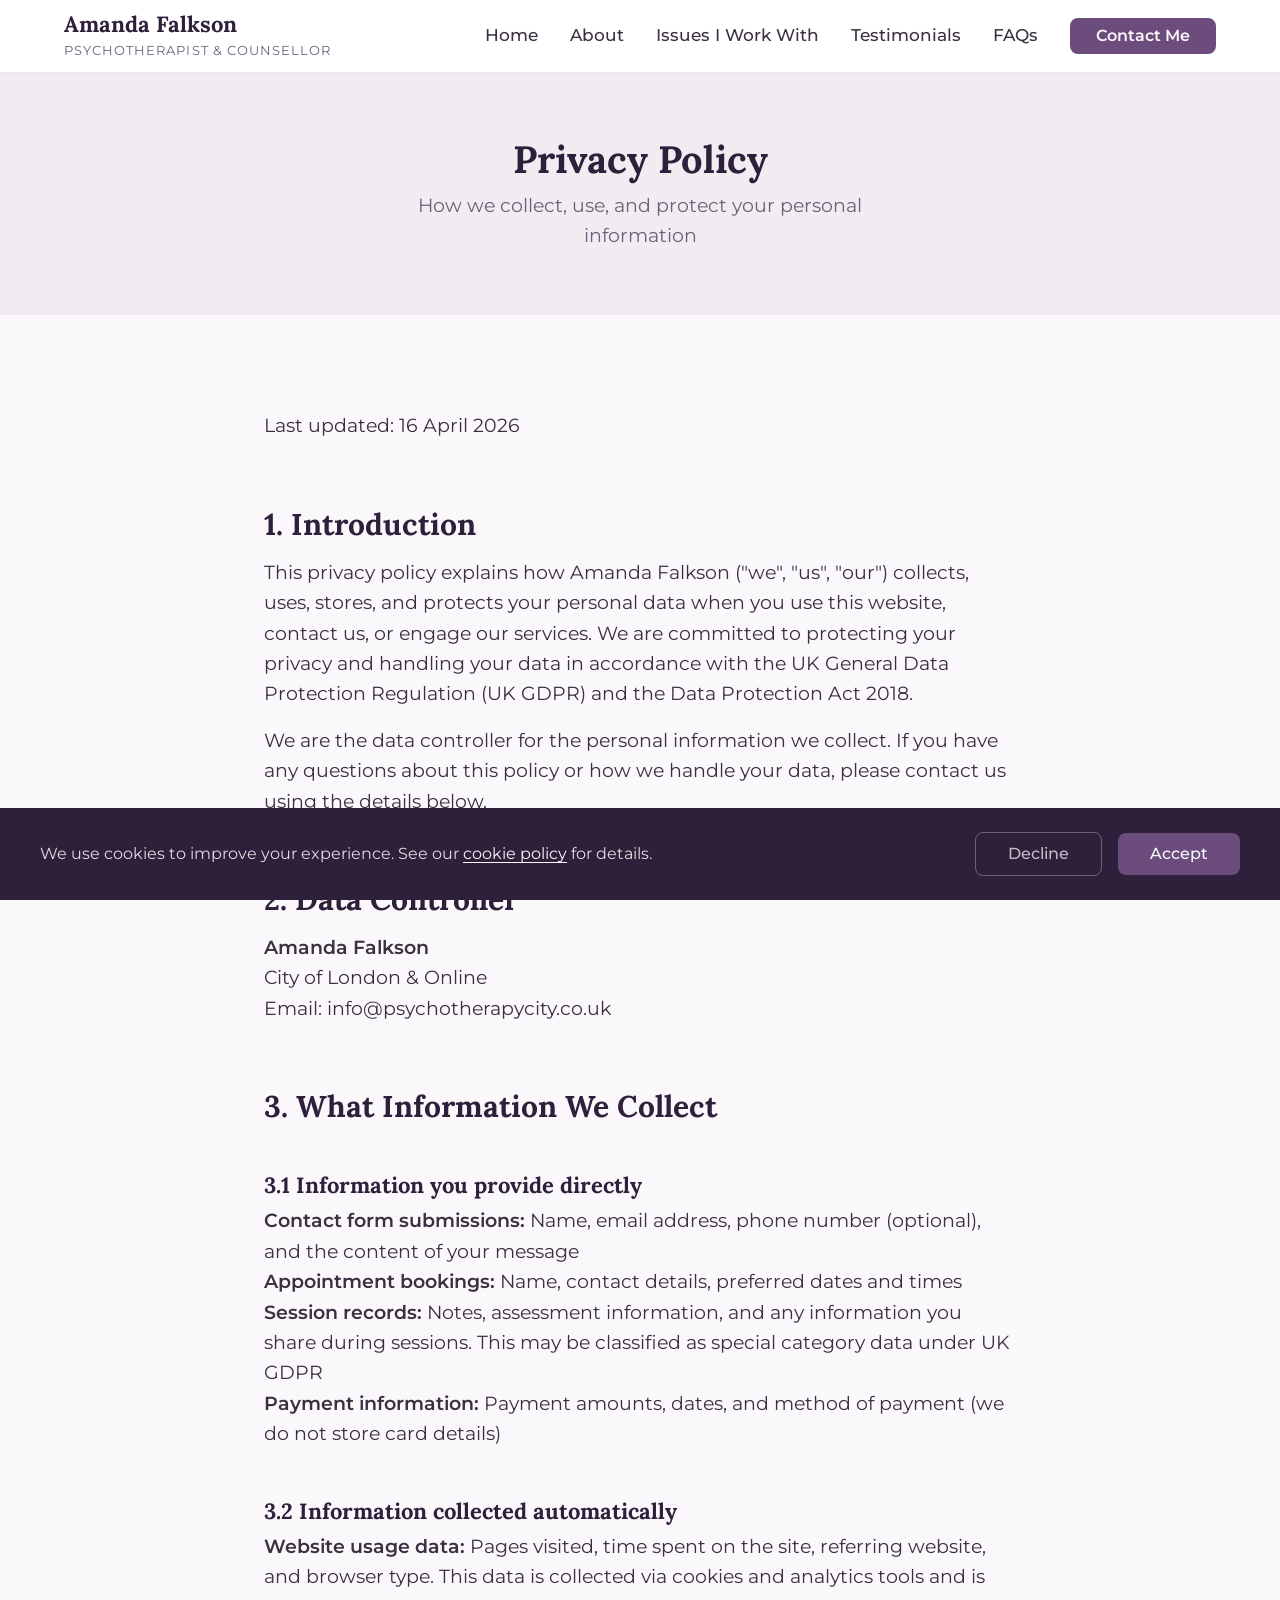
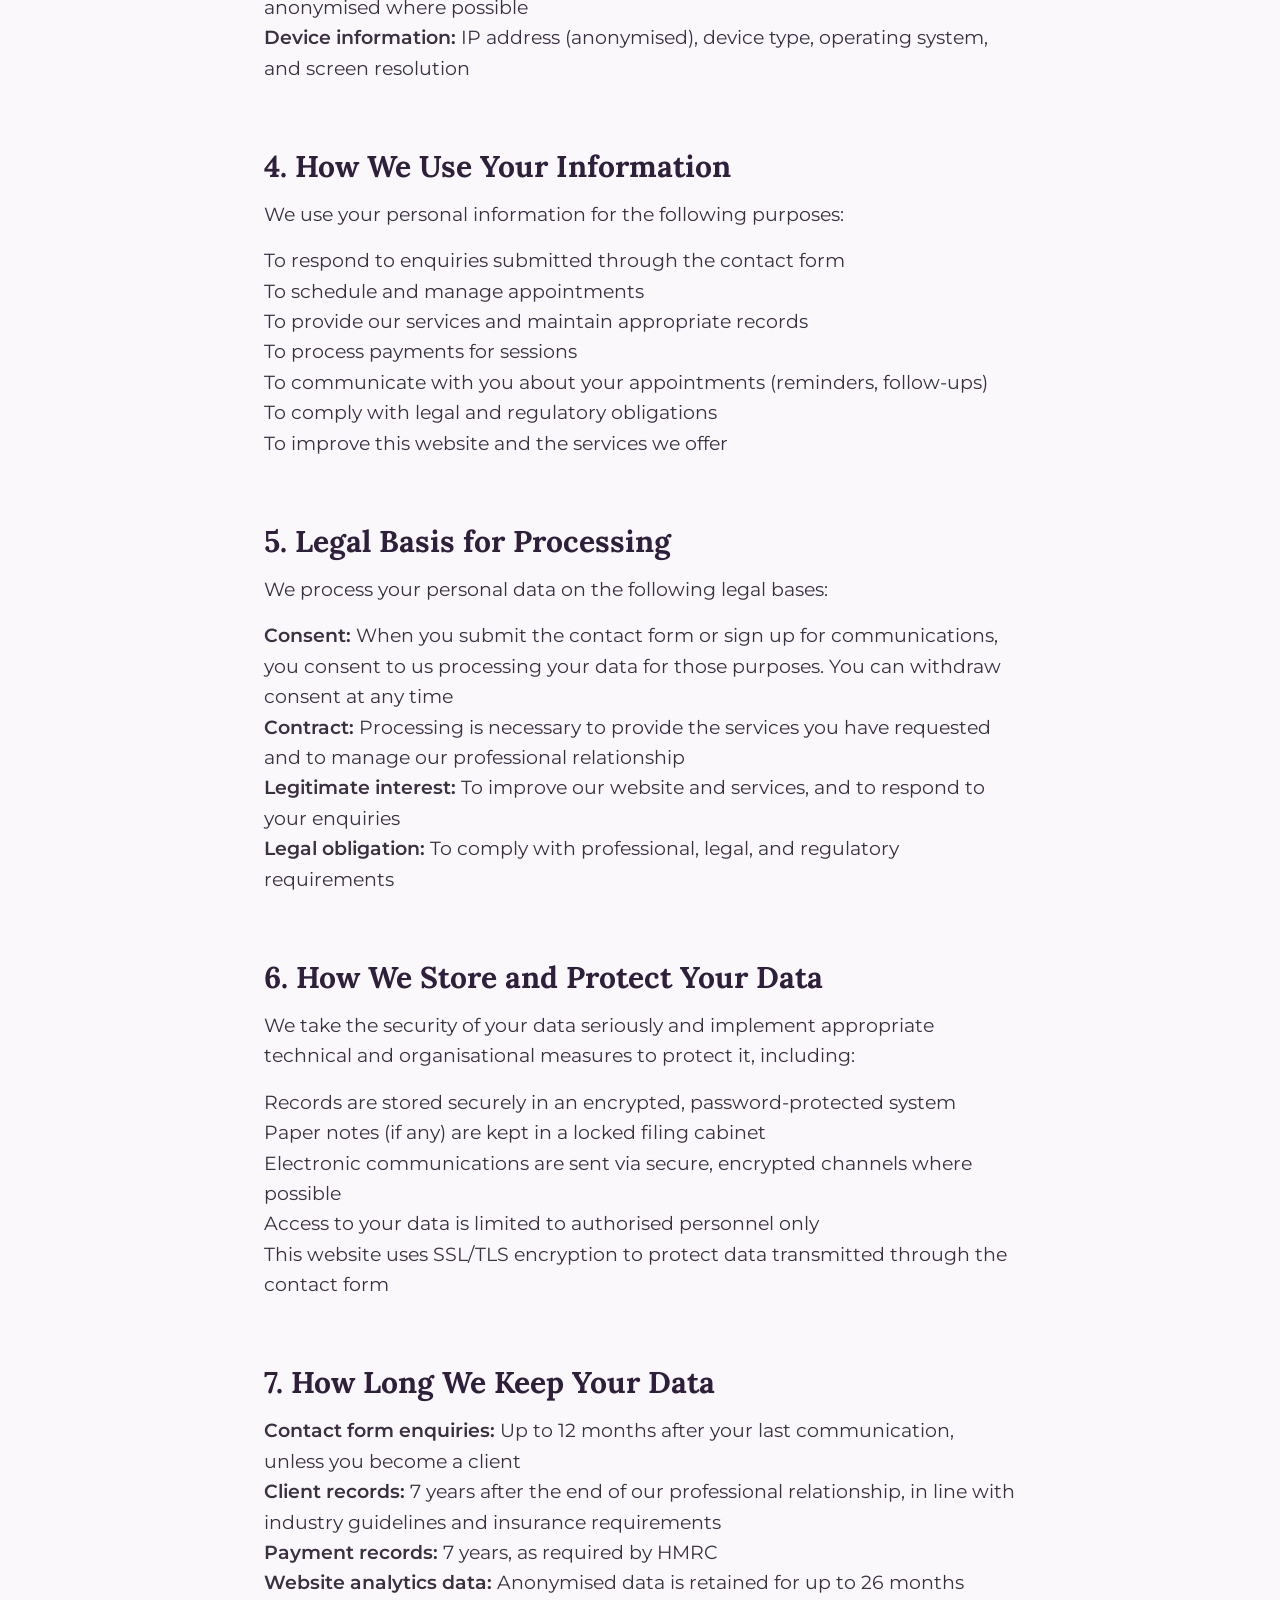
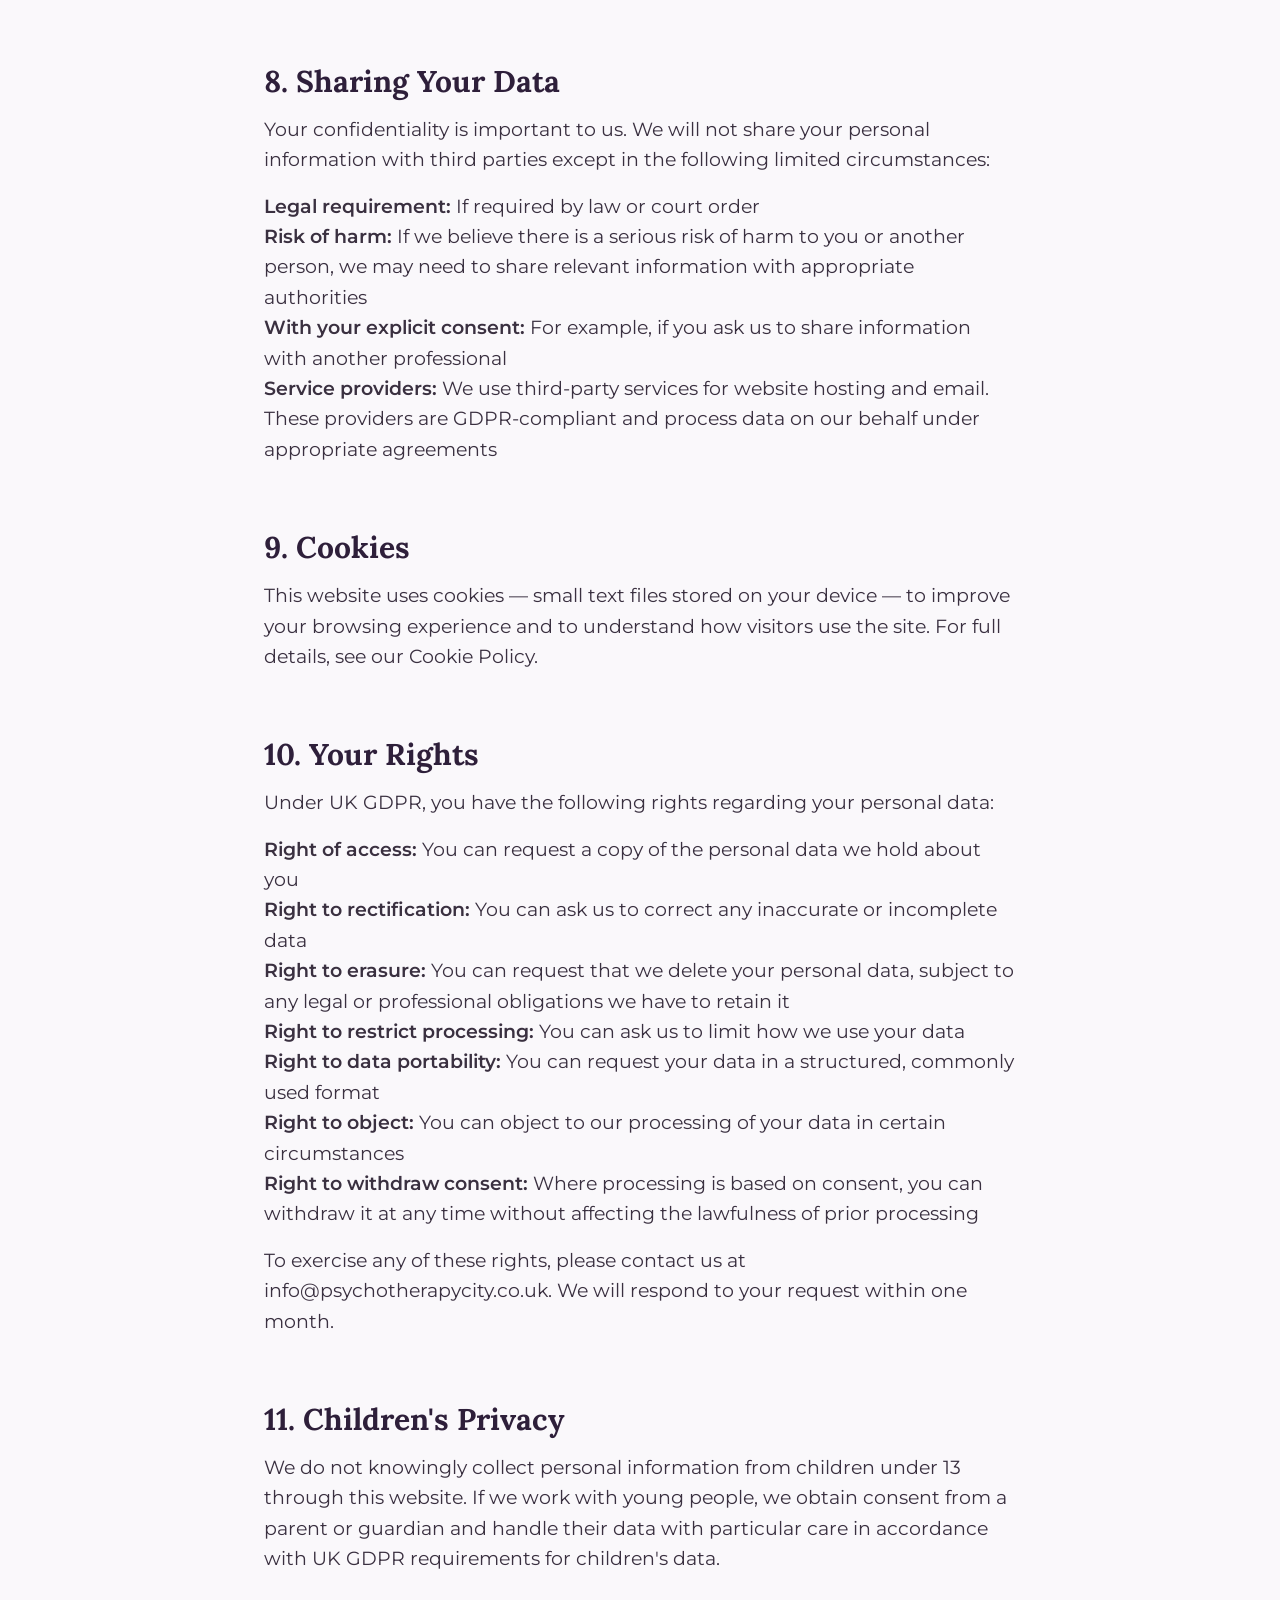
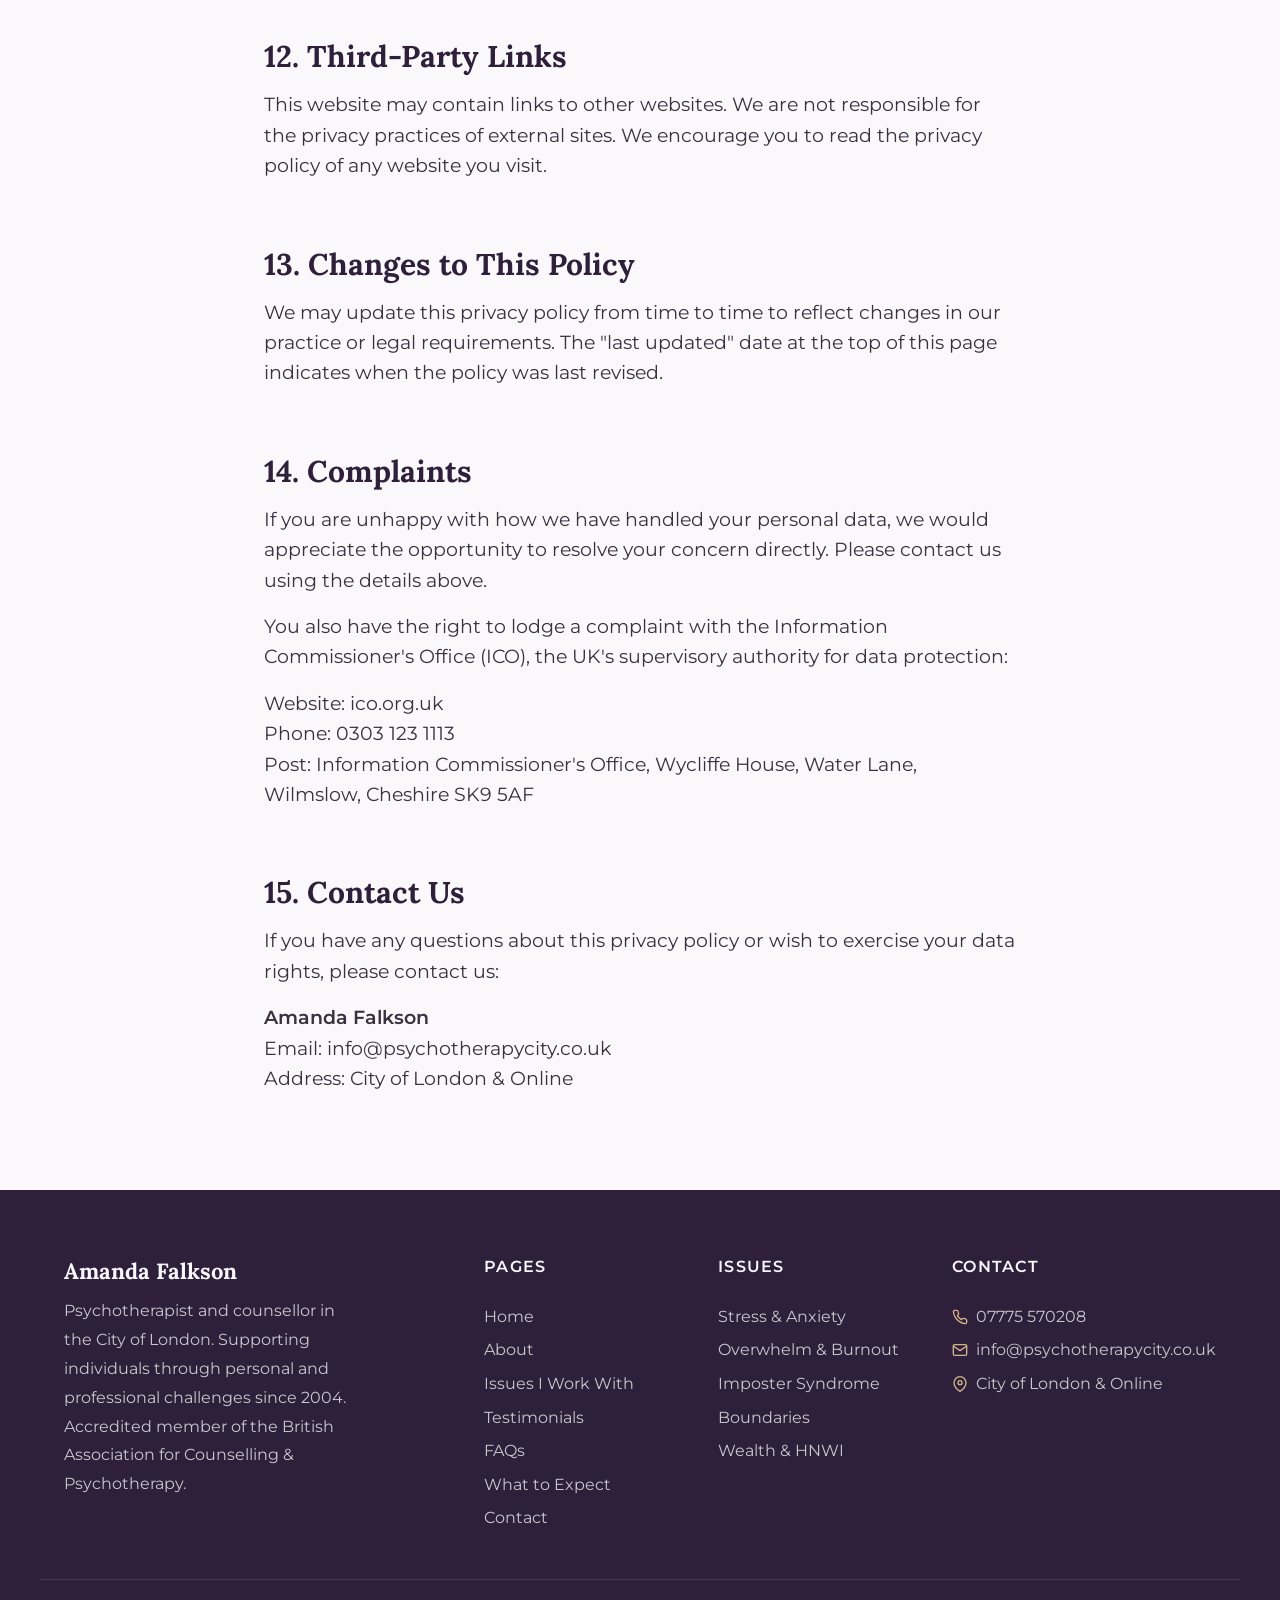
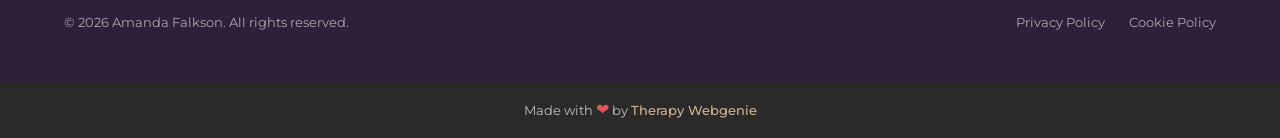
<file: privacy.html>
<!DOCTYPE html>
<html lang="en">
<head>
  <meta charset="UTF-8">
  <meta name="viewport" content="width=device-width, initial-scale=1.0">
  <meta name="description" content="Privacy policy for Amanda Falkson. How we collect, use, and protect your personal data in accordance with GDPR.">
  <meta name="robots" content="noindex">
  <title>Privacy Policy &mdash; Amanda Falkson</title>

  <link rel="preconnect" href="https://fonts.googleapis.com">
  <link rel="preconnect" href="https://fonts.gstatic.com" crossorigin>

  <link rel="icon" href="images/favicon.png" type="image/png" sizes="96x96">
  <link rel="apple-touch-icon" href="images/apple-touch-icon.png">
  <link rel="stylesheet" href="css/base.css">
  <link rel="stylesheet" href="css/components.css">
  <link rel="stylesheet" href="css/theme.css">
  <!-- PROFILE:schema -->
  <!-- /PROFILE:schema -->
</head>
<body>

  <a href="#main" class="skip-link">Skip to main content</a>

  <!-- SECTION: nav -->
  <nav class="nav" role="navigation" aria-label="Main navigation">
    <div class="container nav__inner">
      <a href="index.html" class="nav__brand">
        <!-- PROFILE:logo --><!-- /PROFILE:logo -->
        <span class="nav__name"><!-- PROFILE:site_title -->Amanda Falkson<!-- /PROFILE:site_title --></span>
        <span class="nav__title"><!-- PROFILE:site_slogan -->Psychotherapist &amp; Counsellor<!-- /PROFILE:site_slogan --></span>
      </a>
      <div class="nav__links">
        <a href="index.html" class="nav__link">Home</a>
        <a href="about.html" class="nav__link">About</a>
        <a href="issues.html" class="nav__link">Issues I Work With</a>
        <a href="testimonials.html" class="nav__link">Testimonials</a>
        <a href="faq.html" class="nav__link">FAQs</a>
        <a href="contact.html" class="btn btn--primary nav__cta">Contact Me</a>
      </div>
      <button class="nav__toggle" aria-label="Toggle menu" aria-expanded="false" aria-controls="mobile-menu">
        <span class="nav__toggle-bar"></span>
        <span class="nav__toggle-bar"></span>
        <span class="nav__toggle-bar"></span>
      </button>
    </div>
    <div class="nav__mobile" id="mobile-menu" role="menu">
      <a href="index.html" class="nav__link" role="menuitem">Home</a>
      <a href="about.html" class="nav__link" role="menuitem">About</a>
      <a href="issues.html" class="nav__link" role="menuitem">Issues I Work With</a>
      <a href="testimonials.html" class="nav__link" role="menuitem">Testimonials</a>
      <a href="faq.html" class="nav__link" role="menuitem">FAQs</a>
      <a href="what-to-expect.html" class="nav__link" role="menuitem">What to Expect</a>
      <a href="contact.html" class="btn btn--primary" role="menuitem">Contact Me</a>
    </div>
  </nav>
  <!-- /SECTION: nav -->

  <!-- Compact scroll header -->
  <div class="nav-scroll" aria-hidden="true">
    <div class="container nav-scroll__inner">
      <div class="nav-scroll__brand">
        <span class="nav-scroll__name"><!-- PROFILE:site_title -->Amanda Falkson<!-- /PROFILE:site_title --></span>
        <span class="nav-scroll__title"><!-- PROFILE:site_slogan -->Psychotherapist &amp; Counsellor<!-- /PROFILE:site_slogan --></span>
      </div>
      <div class="nav-scroll__right">
        <a href="tel:07775570208" class="nav-scroll__phone">
          <svg xmlns="http://www.w3.org/2000/svg" viewBox="0 0 24 24" fill="none" stroke="currentColor" stroke-width="2" stroke-linecap="round" stroke-linejoin="round"><path d="M22 16.92v3a2 2 0 0 1-2.18 2 19.79 19.79 0 0 1-8.63-3.07 19.5 19.5 0 0 1-6-6 19.79 19.79 0 0 1-3.07-8.67A2 2 0 0 1 4.11 2h3a2 2 0 0 1 2 1.72c.127.96.361 1.903.7 2.81a2 2 0 0 1-.45 2.11L8.09 9.91a16 16 0 0 0 6 6l1.27-1.27a2 2 0 0 1 2.11-.45c.907.339 1.85.573 2.81.7A2 2 0 0 1 22 16.92z"></path></svg>
          07775 570208
        </a>
        <a href="tel:07775570208" class="nav-scroll__phone-icon" aria-label="Call us">
          <svg xmlns="http://www.w3.org/2000/svg" viewBox="0 0 24 24" fill="none" stroke="currentColor" stroke-width="2" stroke-linecap="round" stroke-linejoin="round"><path d="M22 16.92v3a2 2 0 0 1-2.18 2 19.79 19.79 0 0 1-8.63-3.07 19.5 19.5 0 0 1-6-6 19.79 19.79 0 0 1-3.07-8.67A2 2 0 0 1 4.11 2h3a2 2 0 0 1 2 1.72c.127.96.361 1.903.7 2.81a2 2 0 0 1-.45 2.11L8.09 9.91a16 16 0 0 0 6 6l1.27-1.27a2 2 0 0 1 2.11-.45c.907.339 1.85.573 2.81.7A2 2 0 0 1 22 16.92z"></path></svg>
        </a>
        <button class="nav-scroll__toggle" aria-label="Toggle menu">
          <span class="nav-scroll__toggle-bar"></span>
          <span class="nav-scroll__toggle-bar"></span>
          <span class="nav-scroll__toggle-bar"></span>
        </button>
      </div>
    </div>
  </div>

  <main id="main">

    <!-- SECTION: page-header -->
    <section class="page-header">
      <div class="container">
        <h1>Privacy Policy</h1>
        <p>How we collect, use, and protect your personal information</p>
      </div>
    </section>
    <!-- /SECTION: page-header -->

    <!-- SECTION: privacy-content -->
    <section class="section">
      <div class="container container--narrow">
        <div class="legal-content">

          <p class="last-updated">Last updated: 16 April 2026</p>

          <h2>1. Introduction</h2>
          <p>This privacy policy explains how Amanda Falkson ("we", "us", "our") collects, uses, stores, and protects your personal data when you use this website, contact us, or engage our services. We are committed to protecting your privacy and handling your data in accordance with the UK General Data Protection Regulation (UK GDPR) and the Data Protection Act 2018.</p>
          <p>We are the data controller for the personal information we collect. If you have any questions about this policy or how we handle your data, please contact us using the details below.</p>

          <h2>2. Data Controller</h2>
          <p><strong>Amanda Falkson</strong><br>
          City of London &amp; Online<br>
          Email: info@psychotherapycity.co.uk</p>

          <h2>3. What Information We Collect</h2>

          <h3>3.1 Information you provide directly</h3>
          <ul>
            <li><strong>Contact form submissions:</strong> Name, email address, phone number (optional), and the content of your message</li>
            <li><strong>Appointment bookings:</strong> Name, contact details, preferred dates and times</li>
            <li><strong>Session records:</strong> Notes, assessment information, and any information you share during sessions. This may be classified as special category data under UK GDPR</li>
            <li><strong>Payment information:</strong> Payment amounts, dates, and method of payment (we do not store card details)</li>
          </ul>

          <h3>3.2 Information collected automatically</h3>
          <ul>
            <li><strong>Website usage data:</strong> Pages visited, time spent on the site, referring website, and browser type. This data is collected via cookies and analytics tools and is anonymised where possible</li>
            <li><strong>Device information:</strong> IP address (anonymised), device type, operating system, and screen resolution</li>
          </ul>

          <h2>4. How We Use Your Information</h2>
          <p>We use your personal information for the following purposes:</p>
          <ul>
            <li>To respond to enquiries submitted through the contact form</li>
            <li>To schedule and manage appointments</li>
            <li>To provide our services and maintain appropriate records</li>
            <li>To process payments for sessions</li>
            <li>To communicate with you about your appointments (reminders, follow-ups)</li>
            <li>To comply with legal and regulatory obligations</li>
            <li>To improve this website and the services we offer</li>
          </ul>

          <h2>5. Legal Basis for Processing</h2>
          <p>We process your personal data on the following legal bases:</p>
          <ul>
            <li><strong>Consent:</strong> When you submit the contact form or sign up for communications, you consent to us processing your data for those purposes. You can withdraw consent at any time</li>
            <li><strong>Contract:</strong> Processing is necessary to provide the services you have requested and to manage our professional relationship</li>
            <li><strong>Legitimate interest:</strong> To improve our website and services, and to respond to your enquiries</li>
            <li><strong>Legal obligation:</strong> To comply with professional, legal, and regulatory requirements</li>
          </ul>

          <h2>6. How We Store and Protect Your Data</h2>
          <p>We take the security of your data seriously and implement appropriate technical and organisational measures to protect it, including:</p>
          <ul>
            <li>Records are stored securely in an encrypted, password-protected system</li>
            <li>Paper notes (if any) are kept in a locked filing cabinet</li>
            <li>Electronic communications are sent via secure, encrypted channels where possible</li>
            <li>Access to your data is limited to authorised personnel only</li>
            <li>This website uses SSL/TLS encryption to protect data transmitted through the contact form</li>
          </ul>

          <h2>7. How Long We Keep Your Data</h2>
          <ul>
            <li><strong>Contact form enquiries:</strong> Up to 12 months after your last communication, unless you become a client</li>
            <li><strong>Client records:</strong> 7 years after the end of our professional relationship, in line with industry guidelines and insurance requirements</li>
            <li><strong>Payment records:</strong> 7 years, as required by HMRC</li>
            <li><strong>Website analytics data:</strong> Anonymised data is retained for up to 26 months</li>
          </ul>

          <h2>8. Sharing Your Data</h2>
          <p>Your confidentiality is important to us. We will not share your personal information with third parties except in the following limited circumstances:</p>
          <ul>
            <li><strong>Legal requirement:</strong> If required by law or court order</li>
            <li><strong>Risk of harm:</strong> If we believe there is a serious risk of harm to you or another person, we may need to share relevant information with appropriate authorities</li>
            <li><strong>With your explicit consent:</strong> For example, if you ask us to share information with another professional</li>
            <li><strong>Service providers:</strong> We use third-party services for website hosting and email. These providers are GDPR-compliant and process data on our behalf under appropriate agreements</li>
          </ul>

          <h2>9. Cookies</h2>
          <p>This website uses cookies &mdash; small text files stored on your device &mdash; to improve your browsing experience and to understand how visitors use the site. For full details, see our <a href="cookies-policy.html">Cookie Policy</a>.</p>

          <h2>10. Your Rights</h2>
          <p>Under UK GDPR, you have the following rights regarding your personal data:</p>
          <ul>
            <li><strong>Right of access:</strong> You can request a copy of the personal data we hold about you</li>
            <li><strong>Right to rectification:</strong> You can ask us to correct any inaccurate or incomplete data</li>
            <li><strong>Right to erasure:</strong> You can request that we delete your personal data, subject to any legal or professional obligations we have to retain it</li>
            <li><strong>Right to restrict processing:</strong> You can ask us to limit how we use your data</li>
            <li><strong>Right to data portability:</strong> You can request your data in a structured, commonly used format</li>
            <li><strong>Right to object:</strong> You can object to our processing of your data in certain circumstances</li>
            <li><strong>Right to withdraw consent:</strong> Where processing is based on consent, you can withdraw it at any time without affecting the lawfulness of prior processing</li>
          </ul>
          <p>To exercise any of these rights, please contact us at info@psychotherapycity.co.uk. We will respond to your request within one month.</p>

          <h2>11. Children's Privacy</h2>
          <p>We do not knowingly collect personal information from children under 13 through this website. If we work with young people, we obtain consent from a parent or guardian and handle their data with particular care in accordance with UK GDPR requirements for children's data.</p>

          <h2>12. Third-Party Links</h2>
          <p>This website may contain links to other websites. We are not responsible for the privacy practices of external sites. We encourage you to read the privacy policy of any website you visit.</p>

          <h2>13. Changes to This Policy</h2>
          <p>We may update this privacy policy from time to time to reflect changes in our practice or legal requirements. The "last updated" date at the top of this page indicates when the policy was last revised.</p>

          <h2>14. Complaints</h2>
          <p>If you are unhappy with how we have handled your personal data, we would appreciate the opportunity to resolve your concern directly. Please contact us using the details above.</p>
          <p>You also have the right to lodge a complaint with the Information Commissioner's Office (ICO), the UK's supervisory authority for data protection:</p>
          <ul>
            <li>Website: ico.org.uk</li>
            <li>Phone: 0303 123 1113</li>
            <li>Post: Information Commissioner's Office, Wycliffe House, Water Lane, Wilmslow, Cheshire SK9 5AF</li>
          </ul>

          <h2>15. Contact Us</h2>
          <p>If you have any questions about this privacy policy or wish to exercise your data rights, please contact us:</p>
          <p><strong>Amanda Falkson</strong><br>
          Email: info@psychotherapycity.co.uk<br>
          Address: City of London &amp; Online</p>

        </div>
      </div>
    </section>
    <!-- /SECTION: privacy-content -->

  </main>

  <!-- SECTION: footer -->
  <footer class="footer">
    <div class="container footer__inner">
      <div class="footer__brand">
        <p class="footer__brand-name">Amanda Falkson</p>
        <p class="footer__brand-text">Psychotherapist and counsellor in the City of London. Supporting individuals through personal and professional challenges since 2004. Accredited member of the British Association for Counselling &amp; Psychotherapy.</p>
      </div>
      <div class="footer__col">
        <p class="footer__heading">Pages</p>
        <div class="footer__links">
          <a href="index.html" class="footer__link">Home</a>
          <a href="about.html" class="footer__link">About</a>
          <a href="issues.html" class="footer__link">Issues I Work With</a>
          <a href="testimonials.html" class="footer__link">Testimonials</a>
          <a href="faq.html" class="footer__link">FAQs</a>
          <a href="what-to-expect.html" class="footer__link">What to Expect</a>
          <a href="contact.html" class="footer__link">Contact</a>
        </div>
      </div>
      <div class="footer__col">
        <p class="footer__heading">Issues</p>
        <div class="footer__links">
          <a href="issues.html#service-stress-anxiety" class="footer__link">Stress &amp; Anxiety</a>
          <a href="issues.html#service-overwhelm" class="footer__link">Overwhelm &amp; Burnout</a>
          <a href="issues.html#service-imposter-syndrome" class="footer__link">Imposter Syndrome</a>
          <a href="issues.html#service-boundaries" class="footer__link">Boundaries</a>
          <a href="issues.html#service-wealth-hnwi" class="footer__link">Wealth &amp; HNWI</a>
        </div>
      </div>
      <div class="footer__col">
        <p class="footer__heading">Contact</p>
        <div class="footer__contact-item">
          <svg xmlns="http://www.w3.org/2000/svg" viewBox="0 0 24 24" fill="none" stroke="currentColor" stroke-width="2" stroke-linecap="round" stroke-linejoin="round"><path d="M22 16.92v3a2 2 0 0 1-2.18 2 19.79 19.79 0 0 1-8.63-3.07 19.5 19.5 0 0 1-6-6 19.79 19.79 0 0 1-3.07-8.67A2 2 0 0 1 4.11 2h3a2 2 0 0 1 2 1.72 12.84 12.84 0 0 0 .7 2.81 2 2 0 0 1-.45 2.11L8.09 9.91a16 16 0 0 0 6 6l1.27-1.27a2 2 0 0 1 2.11-.45 12.84 12.84 0 0 0 2.81.7A2 2 0 0 1 22 16.92z"></path></svg>
          <!-- PROFILE:phone_landline --><span>07775 570208</span><!-- /PROFILE:phone_landline -->
        </div>
        <div class="footer__contact-item">
          <svg xmlns="http://www.w3.org/2000/svg" viewBox="0 0 24 24" fill="none" stroke="currentColor" stroke-width="2" stroke-linecap="round" stroke-linejoin="round"><path d="M4 4h16c1.1 0 2 .9 2 2v12c0 1.1-.9 2-2 2H4c-1.1 0-2-.9-2-2V6c0-1.1.9-2 2-2z"></path><polyline points="22,6 12,13 2,6"></polyline></svg>
          <!-- PROFILE:email --><a href="mailto:info@psychotherapycity.co.uk">info@psychotherapycity.co.uk</a><!-- /PROFILE:email -->
        </div>
        <div class="footer__contact-item">
          <svg xmlns="http://www.w3.org/2000/svg" viewBox="0 0 24 24" fill="none" stroke="currentColor" stroke-width="2" stroke-linecap="round" stroke-linejoin="round"><path d="M21 10c0 7-9 13-9 13s-9-6-9-13a9 9 0 0 1 18 0z"></path><circle cx="12" cy="10" r="3"></circle></svg>
          <!-- PROFILE:address --><span>City of London &amp; Online</span><!-- /PROFILE:address -->
        </div>
      </div>
    </div>
    <div class="container footer__bottom">
      <p class="footer__copyright">&copy; 2026 Amanda Falkson. All rights reserved.</p>
      <div class="footer__legal">
        <a href="privacy.html">Privacy Policy</a>
        <a href="cookies-policy.html">Cookie Policy</a>
      </div>
    </div>
  </footer>
  <!-- /SECTION: footer -->

  <div class="site-credit">
    <p>Made with <span class="site-credit__heart" aria-label="love">&#10084;</span> by <a href="https://www.therapywebgenie.com" target="_blank" rel="noopener">Therapy Webgenie</a></p>
  </div>

  <!-- Cookie Consent -->
  <div class="cookie-banner" role="dialog" aria-label="Cookie consent">
    <div class="cookie-banner__inner">
      <p class="cookie-banner__text">We use cookies to improve your experience. See our <a href="cookies-policy.html">cookie policy</a> for details.</p>
      <div class="cookie-banner__buttons"><button class="cookie-banner__accept">Accept</button><button class="cookie-banner__decline">Decline</button></div>
    </div>
  </div>

  <!-- Back to Top -->
  <button class="back-to-top" aria-label="Back to top">
    <svg xmlns="http://www.w3.org/2000/svg" viewBox="0 0 24 24" fill="none" stroke="currentColor" stroke-width="2" stroke-linecap="round" stroke-linejoin="round"><polyline points="18 15 12 9 6 15"></polyline></svg>
  </button>

  <script src="js/main.js"></script>
</body>
</html>
</file>
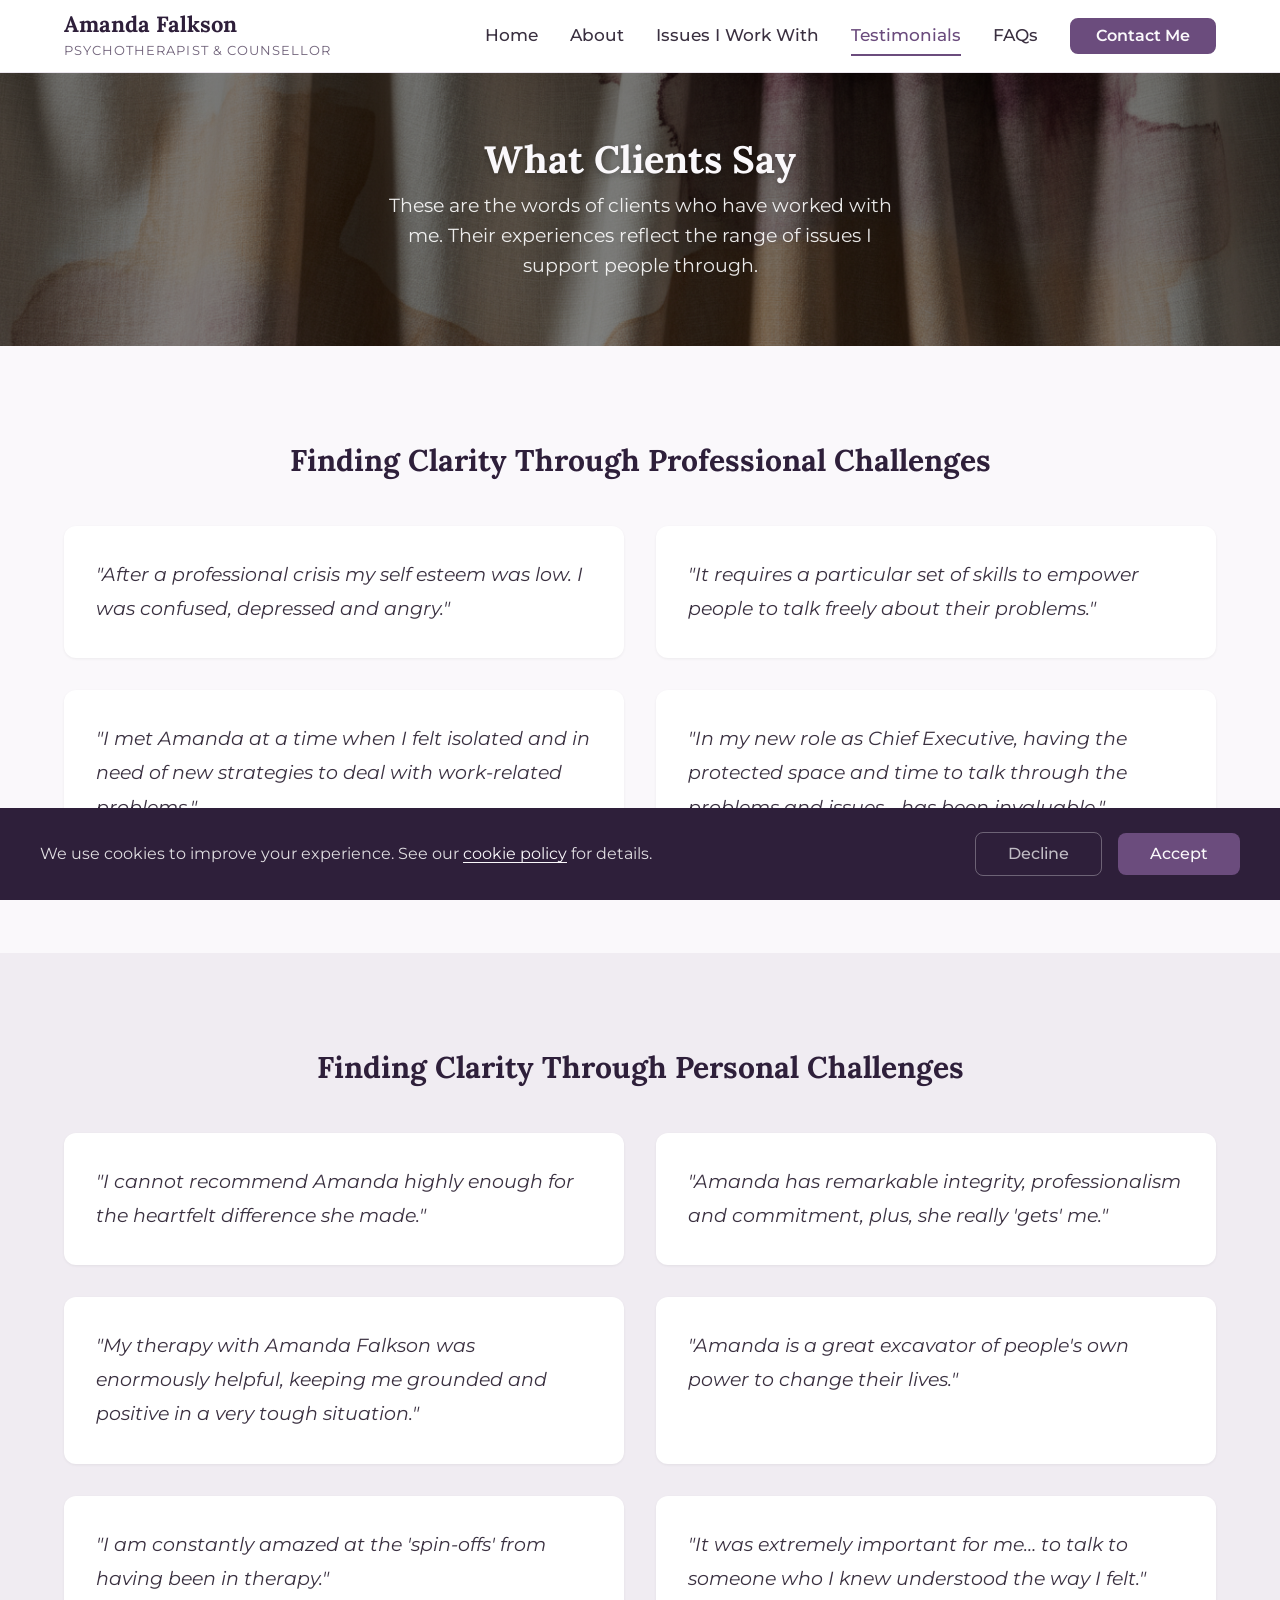
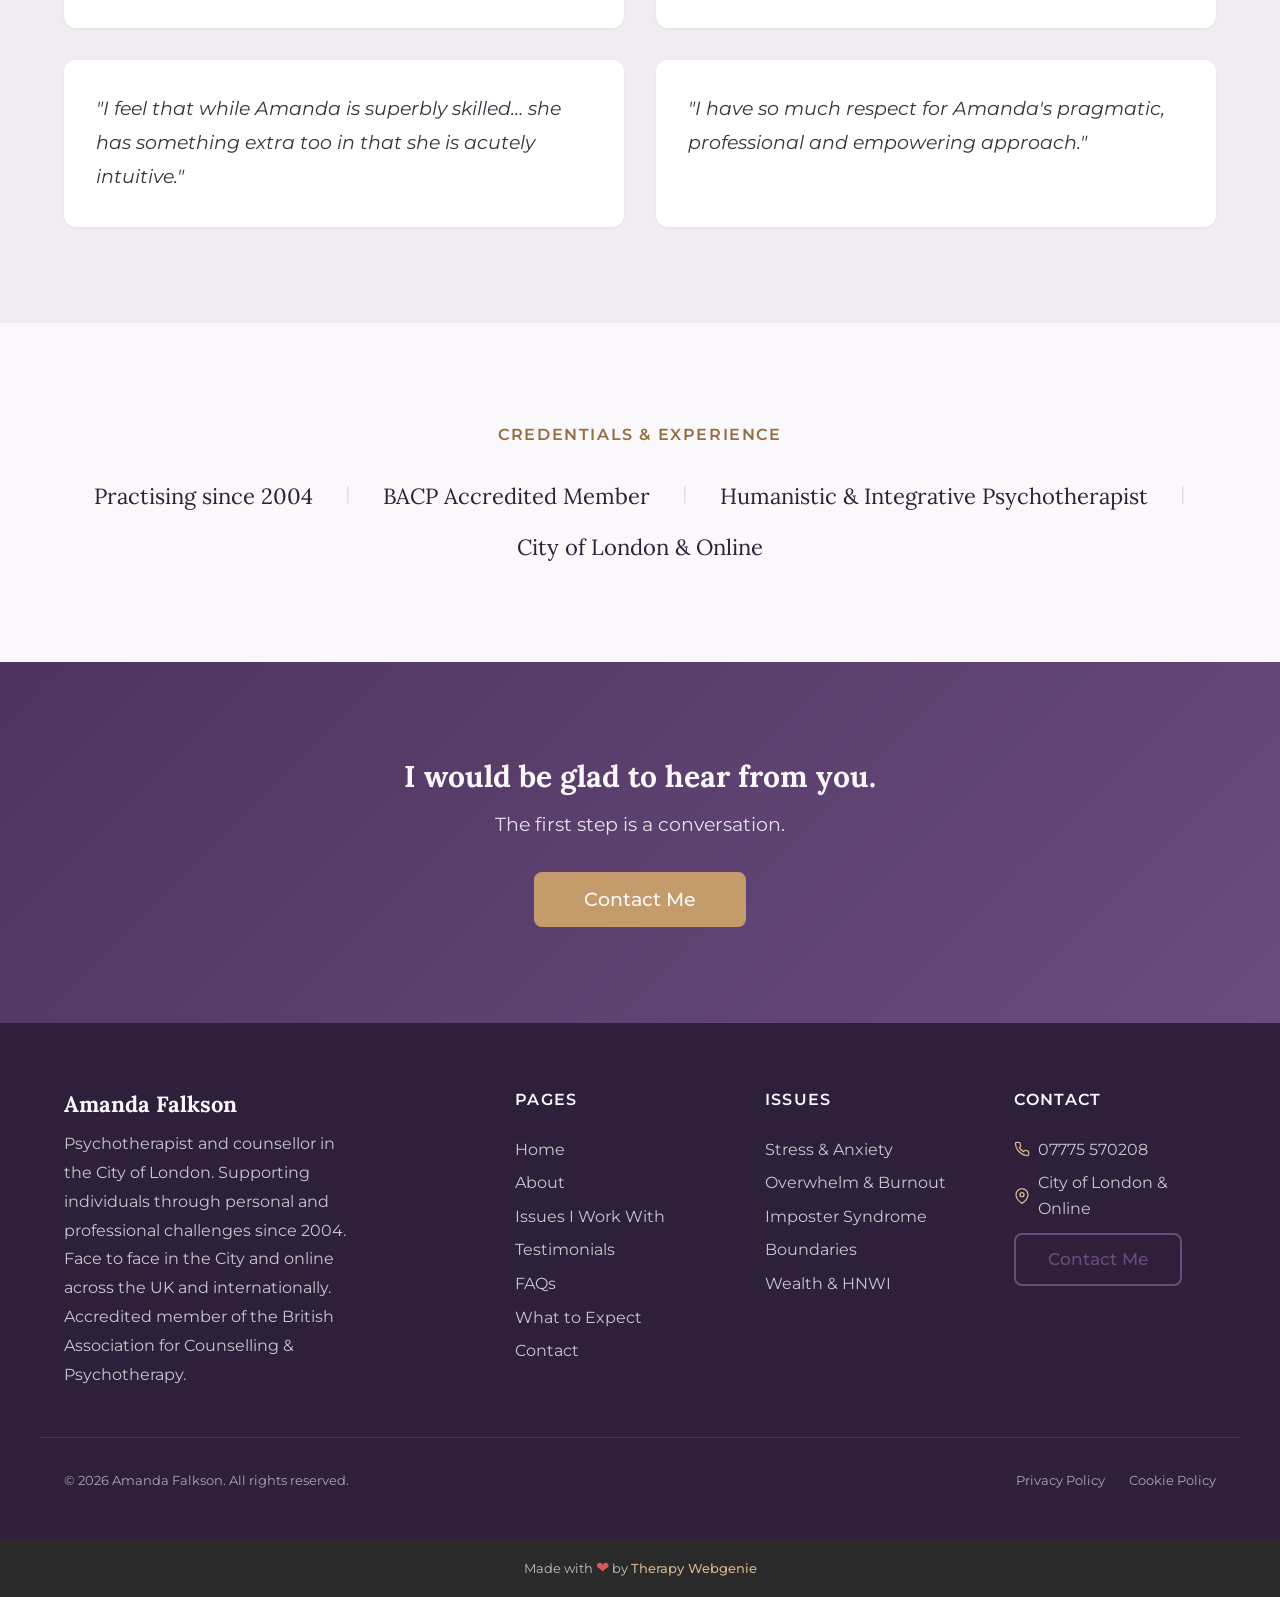
<file: testimonials.html>
<!DOCTYPE html>
<html lang="en-GB">
<head>
  <meta charset="UTF-8">
  <meta name="viewport" content="width=device-width, initial-scale=1.0">
  <meta name="description" content="What clients say about working with Amanda Falkson — senior psychotherapist in the City of London. Client testimonials on professional and personal challenges.">
  <meta name="robots" content="max-image-preview:large">
  <meta name="author" content="Amanda Falkson Psychotherapy">
  <title>Testimonials — Amanda Falkson Psychotherapy</title>

  <link rel="canonical" href="https://trulyempoweredcode.github.io/psychotherapycity2/testimonials.html">

  <meta property="og:type" content="website">
  <meta property="og:url" content="https://trulyempoweredcode.github.io/psychotherapycity2/testimonials.html">
  <meta property="og:title" content="Testimonials — Amanda Falkson Psychotherapy">
  <meta property="og:description" content="Words of clients who have worked with Amanda. Reflections on professional and personal challenges.">
  <meta property="og:image" content="https://trulyempoweredcode.github.io/psychotherapycity2/images/testimonials-header.jpg">
  <meta property="og:locale" content="en_GB">

  <meta name="twitter:card" content="summary_large_image">
  <meta name="twitter:title" content="Testimonials — Amanda Falkson">
  <meta name="twitter:description" content="Words of clients who have worked with Amanda.">
  <meta name="twitter:image" content="https://trulyempoweredcode.github.io/psychotherapycity2/images/testimonials-header.jpg">

  <link rel="preconnect" href="https://fonts.googleapis.com">
  <link rel="preconnect" href="https://fonts.gstatic.com" crossorigin>

  <link rel="icon" href="images/favicon.png" type="image/png" sizes="96x96">
  <link rel="apple-touch-icon" href="images/apple-touch-icon.png">
  <link rel="stylesheet" href="css/base.css">
  <link rel="stylesheet" href="css/components.css">
  <link rel="stylesheet" href="css/theme.css">
  <!-- PROFILE:schema -->
  <!-- /PROFILE:schema -->
</head>
<body>

  <a href="#main" class="skip-link">Skip to main content</a>

  <!-- SECTION: nav -->
  <nav class="nav" role="navigation" aria-label="Main navigation">
    <div class="container nav__inner">
      <a href="index.html" class="nav__brand">
        <!-- PROFILE:logo --><!-- /PROFILE:logo -->
        <span class="nav__name"><!-- PROFILE:site_title -->Amanda Falkson<!-- /PROFILE:site_title --></span>
        <span class="nav__title"><!-- PROFILE:site_slogan -->Psychotherapist &amp; Counsellor<!-- /PROFILE:site_slogan --></span>
      </a>
      <div class="nav__links">
        <a href="index.html" class="nav__link">Home</a>
        <a href="about.html" class="nav__link">About</a>
        <a href="issues.html" class="nav__link">Issues I Work With</a>
        <a href="testimonials.html" class="nav__link nav__link--active">Testimonials</a>
        <a href="faq.html" class="nav__link">FAQs</a>
        <a href="contact.html" class="btn btn--primary nav__cta">Contact Me</a>
      </div>
      <button class="nav__toggle" aria-label="Toggle menu" aria-expanded="false" aria-controls="mobile-menu">
        <span class="nav__toggle-bar"></span>
        <span class="nav__toggle-bar"></span>
        <span class="nav__toggle-bar"></span>
      </button>
    </div>
    <div class="nav__mobile" id="mobile-menu" role="menu">
      <a href="index.html" class="nav__link" role="menuitem">Home</a>
      <a href="about.html" class="nav__link" role="menuitem">About</a>
      <a href="issues.html" class="nav__link" role="menuitem">Issues I Work With</a>
      <a href="testimonials.html" class="nav__link nav__link--active" role="menuitem">Testimonials</a>
      <a href="faq.html" class="nav__link" role="menuitem">FAQs</a>
      <a href="what-to-expect.html" class="nav__link" role="menuitem">What to Expect</a>
      <a href="contact.html" class="btn btn--primary" role="menuitem">Contact Me</a>
    </div>
  </nav>
  <!-- /SECTION: nav -->

  <!-- Compact scroll header -->
  <div class="nav-scroll" aria-hidden="true">
    <div class="container nav-scroll__inner">
      <div class="nav-scroll__brand">
        <span class="nav-scroll__name"><!-- PROFILE:site_title -->Amanda Falkson<!-- /PROFILE:site_title --></span>
        <span class="nav-scroll__title"><!-- PROFILE:site_slogan -->Psychotherapist &amp; Counsellor<!-- /PROFILE:site_slogan --></span>
      </div>
      <div class="nav-scroll__right">
        <a href="tel:07775570208" class="nav-scroll__phone">
          <svg xmlns="http://www.w3.org/2000/svg" viewBox="0 0 24 24" fill="none" stroke="currentColor" stroke-width="2" stroke-linecap="round" stroke-linejoin="round"><path d="M22 16.92v3a2 2 0 0 1-2.18 2 19.79 19.79 0 0 1-8.63-3.07 19.5 19.5 0 0 1-6-6 19.79 19.79 0 0 1-3.07-8.67A2 2 0 0 1 4.11 2h3a2 2 0 0 1 2 1.72c.127.96.361 1.903.7 2.81a2 2 0 0 1-.45 2.11L8.09 9.91a16 16 0 0 0 6 6l1.27-1.27a2 2 0 0 1 2.11-.45c.907.339 1.85.573 2.81.7A2 2 0 0 1 22 16.92z"></path></svg>
          07775 570208
        </a>
        <a href="tel:07775570208" class="nav-scroll__phone-icon" aria-label="Call Amanda">
          <svg xmlns="http://www.w3.org/2000/svg" viewBox="0 0 24 24" fill="none" stroke="currentColor" stroke-width="2" stroke-linecap="round" stroke-linejoin="round"><path d="M22 16.92v3a2 2 0 0 1-2.18 2 19.79 19.79 0 0 1-8.63-3.07 19.5 19.5 0 0 1-6-6 19.79 19.79 0 0 1-3.07-8.67A2 2 0 0 1 4.11 2h3a2 2 0 0 1 2 1.72c.127.96.361 1.903.7 2.81a2 2 0 0 1-.45 2.11L8.09 9.91a16 16 0 0 0 6 6l1.27-1.27a2 2 0 0 1 2.11-.45c.907.339 1.85.573 2.81.7A2 2 0 0 1 22 16.92z"></path></svg>
        </a>
        <button class="nav-scroll__toggle" aria-label="Toggle menu">
          <span class="nav-scroll__toggle-bar"></span>
          <span class="nav-scroll__toggle-bar"></span>
          <span class="nav-scroll__toggle-bar"></span>
        </button>
      </div>
    </div>
  </div>

  <main id="main">

    <!-- SECTION: page-header -->
    <section class="page-header page-header--image" style="background-image: url('images/testimonials-header.jpg');">
      <div class="container text-center">
        <h1>What Clients Say</h1>
        <p class="page-header__subtitle">These are the words of clients who have worked with me. Their experiences reflect the range of issues I support people through.</p>
      </div>
    </section>
    <!-- /SECTION: page-header -->

    <!-- SECTION: professional-testimonials -->
    <section class="section reveal">
      <div class="container">
        <div class="text-center">
          <h2>Finding Clarity Through Professional Challenges</h2>
        </div>
        <div class="grid grid--2" style="margin-top: var(--space-2xl);">
          <div class="testimonial testimonial--card">
            <p class="testimonial__quote">"After a professional crisis my self esteem was low. I was confused, depressed and angry."</p>
          </div>
          <div class="testimonial testimonial--card">
            <p class="testimonial__quote">"It requires a particular set of skills to empower people to talk freely about their problems."</p>
          </div>
          <div class="testimonial testimonial--card">
            <p class="testimonial__quote">"I met Amanda at a time when I felt isolated and in need of new strategies to deal with work‑related problems."</p>
          </div>
          <div class="testimonial testimonial--card">
            <p class="testimonial__quote">"In my new role as Chief Executive, having the protected space and time to talk through the problems and issues… has been invaluable."</p>
          </div>
        </div>
      </div>
    </section>
    <!-- /SECTION: professional-testimonials -->

    <!-- SECTION: personal-testimonials -->
    <section class="section section--alt reveal">
      <div class="container">
        <div class="text-center">
          <h2>Finding Clarity Through Personal Challenges</h2>
        </div>
        <div class="grid grid--2" style="margin-top: var(--space-2xl);">
          <div class="testimonial testimonial--card">
            <p class="testimonial__quote">"I cannot recommend Amanda highly enough for the heartfelt difference she made."</p>
          </div>
          <div class="testimonial testimonial--card">
            <p class="testimonial__quote">"Amanda has remarkable integrity, professionalism and commitment, plus, she really 'gets' me."</p>
          </div>
          <div class="testimonial testimonial--card">
            <p class="testimonial__quote">"My therapy with Amanda Falkson was enormously helpful, keeping me grounded and positive in a very tough situation."</p>
          </div>
          <div class="testimonial testimonial--card">
            <p class="testimonial__quote">"Amanda is a great excavator of people's own power to change their lives."</p>
          </div>
          <div class="testimonial testimonial--card">
            <p class="testimonial__quote">"I am constantly amazed at the 'spin‑offs' from having been in therapy."</p>
          </div>
          <div class="testimonial testimonial--card">
            <p class="testimonial__quote">"It was extremely important for me… to talk to someone who I knew understood the way I felt."</p>
          </div>
          <div class="testimonial testimonial--card">
            <p class="testimonial__quote">"I feel that while Amanda is superbly skilled… she has something extra too in that she is acutely intuitive."</p>
          </div>
          <div class="testimonial testimonial--card">
            <p class="testimonial__quote">"I have so much respect for Amanda's pragmatic, professional and empowering approach."</p>
          </div>
        </div>
      </div>
    </section>
    <!-- /SECTION: personal-testimonials -->

    <!-- SECTION: credentials -->
    <section class="section reveal">
      <div class="container text-center">
        <span class="section-label">Credentials &amp; Experience</span>
      </div>
      <div class="container" style="display: flex; flex-wrap: wrap; justify-content: center; gap: var(--space-md) var(--space-xl); margin-top: var(--space-lg); text-align: center;">
        <span style="font-family: var(--font-heading); font-size: var(--text-lg); color: var(--color-text-heading);">Practising since 2004</span>
        <span style="color: var(--color-border);">|</span>
        <span style="font-family: var(--font-heading); font-size: var(--text-lg); color: var(--color-text-heading);">BACP Accredited Member</span>
        <span style="color: var(--color-border);">|</span>
        <span style="font-family: var(--font-heading); font-size: var(--text-lg); color: var(--color-text-heading);">Humanistic &amp; Integrative Psychotherapist</span>
        <span style="color: var(--color-border);">|</span>
        <span style="font-family: var(--font-heading); font-size: var(--text-lg); color: var(--color-text-heading);">City of London &amp; Online</span>
      </div>
    </section>
    <!-- /SECTION: credentials -->

    <!-- SECTION: cta -->
    <section class="section cta-banner reveal">
      <div class="container text-center">
        <h2>I would be glad to hear from you.</h2>
        <p>The first step is a conversation.</p>
        <div class="cta-banner__buttons">
          <a href="contact.html" class="btn btn--accent">Contact Me</a>
        </div>
      </div>
    </section>
    <!-- /SECTION: cta -->

  </main>

  <!-- SECTION: footer -->
  <footer class="footer">
    <div class="container footer__inner">
      <div class="footer__brand">
        <p class="footer__brand-name">Amanda Falkson</p>
        <p class="footer__brand-text">Psychotherapist and counsellor in the City of London. Supporting individuals through personal and professional challenges since 2004. Face to face in the City and online across the UK and internationally. Accredited member of the British Association for Counselling &amp; Psychotherapy.</p>
      </div>
      <div class="footer__col">
        <p class="footer__heading">Pages</p>
        <div class="footer__links">
          <a href="index.html" class="footer__link">Home</a>
          <a href="about.html" class="footer__link">About</a>
          <a href="issues.html" class="footer__link">Issues I Work With</a>
          <a href="testimonials.html" class="footer__link">Testimonials</a>
          <a href="faq.html" class="footer__link">FAQs</a>
          <a href="what-to-expect.html" class="footer__link">What to Expect</a>
          <a href="contact.html" class="footer__link">Contact</a>
        </div>
      </div>
      <div class="footer__col">
        <p class="footer__heading">Issues</p>
        <div class="footer__links">
          <a href="issues.html#service-stress-anxiety" class="footer__link">Stress &amp; Anxiety</a>
          <a href="issues.html#service-overwhelm" class="footer__link">Overwhelm &amp; Burnout</a>
          <a href="issues.html#service-imposter-syndrome" class="footer__link">Imposter Syndrome</a>
          <a href="issues.html#service-boundaries" class="footer__link">Boundaries</a>
          <a href="issues.html#service-wealth-hnwi" class="footer__link">Wealth &amp; HNWI</a>
        </div>
      </div>
      <div class="footer__col">
        <p class="footer__heading">Contact</p>
        <div class="footer__contact-item">
          <svg xmlns="http://www.w3.org/2000/svg" viewBox="0 0 24 24" fill="none" stroke="currentColor" stroke-width="2" stroke-linecap="round" stroke-linejoin="round"><path d="M22 16.92v3a2 2 0 0 1-2.18 2 19.79 19.79 0 0 1-8.63-3.07 19.5 19.5 0 0 1-6-6 19.79 19.79 0 0 1-3.07-8.67A2 2 0 0 1 4.11 2h3a2 2 0 0 1 2 1.72 12.84 12.84 0 0 0 .7 2.81 2 2 0 0 1-.45 2.11L8.09 9.91a16 16 0 0 0 6 6l1.27-1.27a2 2 0 0 1 2.11-.45 12.84 12.84 0 0 0 2.81.7A2 2 0 0 1 22 16.92z"></path></svg>
          <!-- PROFILE:phone_landline --><span>07775 570208</span><!-- /PROFILE:phone_landline -->
        </div>
        <div class="footer__contact-item">
          <svg xmlns="http://www.w3.org/2000/svg" viewBox="0 0 24 24" fill="none" stroke="currentColor" stroke-width="2" stroke-linecap="round" stroke-linejoin="round"><path d="M21 10c0 7-9 13-9 13s-9-6-9-13a9 9 0 0 1 18 0z"></path><circle cx="12" cy="10" r="3"></circle></svg>
          <!-- PROFILE:address --><span>City of London &amp; Online</span><!-- /PROFILE:address -->
        </div>
        <div class="footer__contact-item">
          <a href="contact.html" class="btn btn--secondary" style="margin-top: var(--space-xs);">Contact Me</a>
        </div>
      </div>
    </div>
    <div class="container footer__bottom">
      <p class="footer__copyright">&copy; <script>document.write(new Date().getFullYear())</script> Amanda Falkson. All rights reserved.</p>
      <div class="footer__legal">
        <a href="privacy.html">Privacy Policy</a>
        <a href="cookies-policy.html">Cookie Policy</a>
      </div>
    </div>
  </footer>
  <!-- /SECTION: footer -->

  <div class="site-credit">
    <p>Made with <span class="site-credit__heart" aria-label="love">&#10084;</span> by <a href="https://www.therapywebgenie.com" target="_blank" rel="noopener">Therapy Webgenie</a></p>
  </div>

  <!-- Cookie Consent -->
  <div class="cookie-banner" role="dialog" aria-label="Cookie consent">
    <div class="cookie-banner__inner">
      <p class="cookie-banner__text">We use cookies to improve your experience. See our <a href="cookies-policy.html">cookie policy</a> for details.</p>
      <div class="cookie-banner__buttons">
        <button class="cookie-banner__accept">Accept</button>
        <button class="cookie-banner__decline">Decline</button>
      </div>
    </div>
  </div>

  <!-- Back to Top -->
  <button class="back-to-top" aria-label="Back to top">
    <svg xmlns="http://www.w3.org/2000/svg" viewBox="0 0 24 24" fill="none" stroke="currentColor" stroke-width="2" stroke-linecap="round" stroke-linejoin="round"><polyline points="18 15 12 9 6 15"></polyline></svg>
  </button>

  <script src="js/main.js"></script>
</body>
</html>
</file>
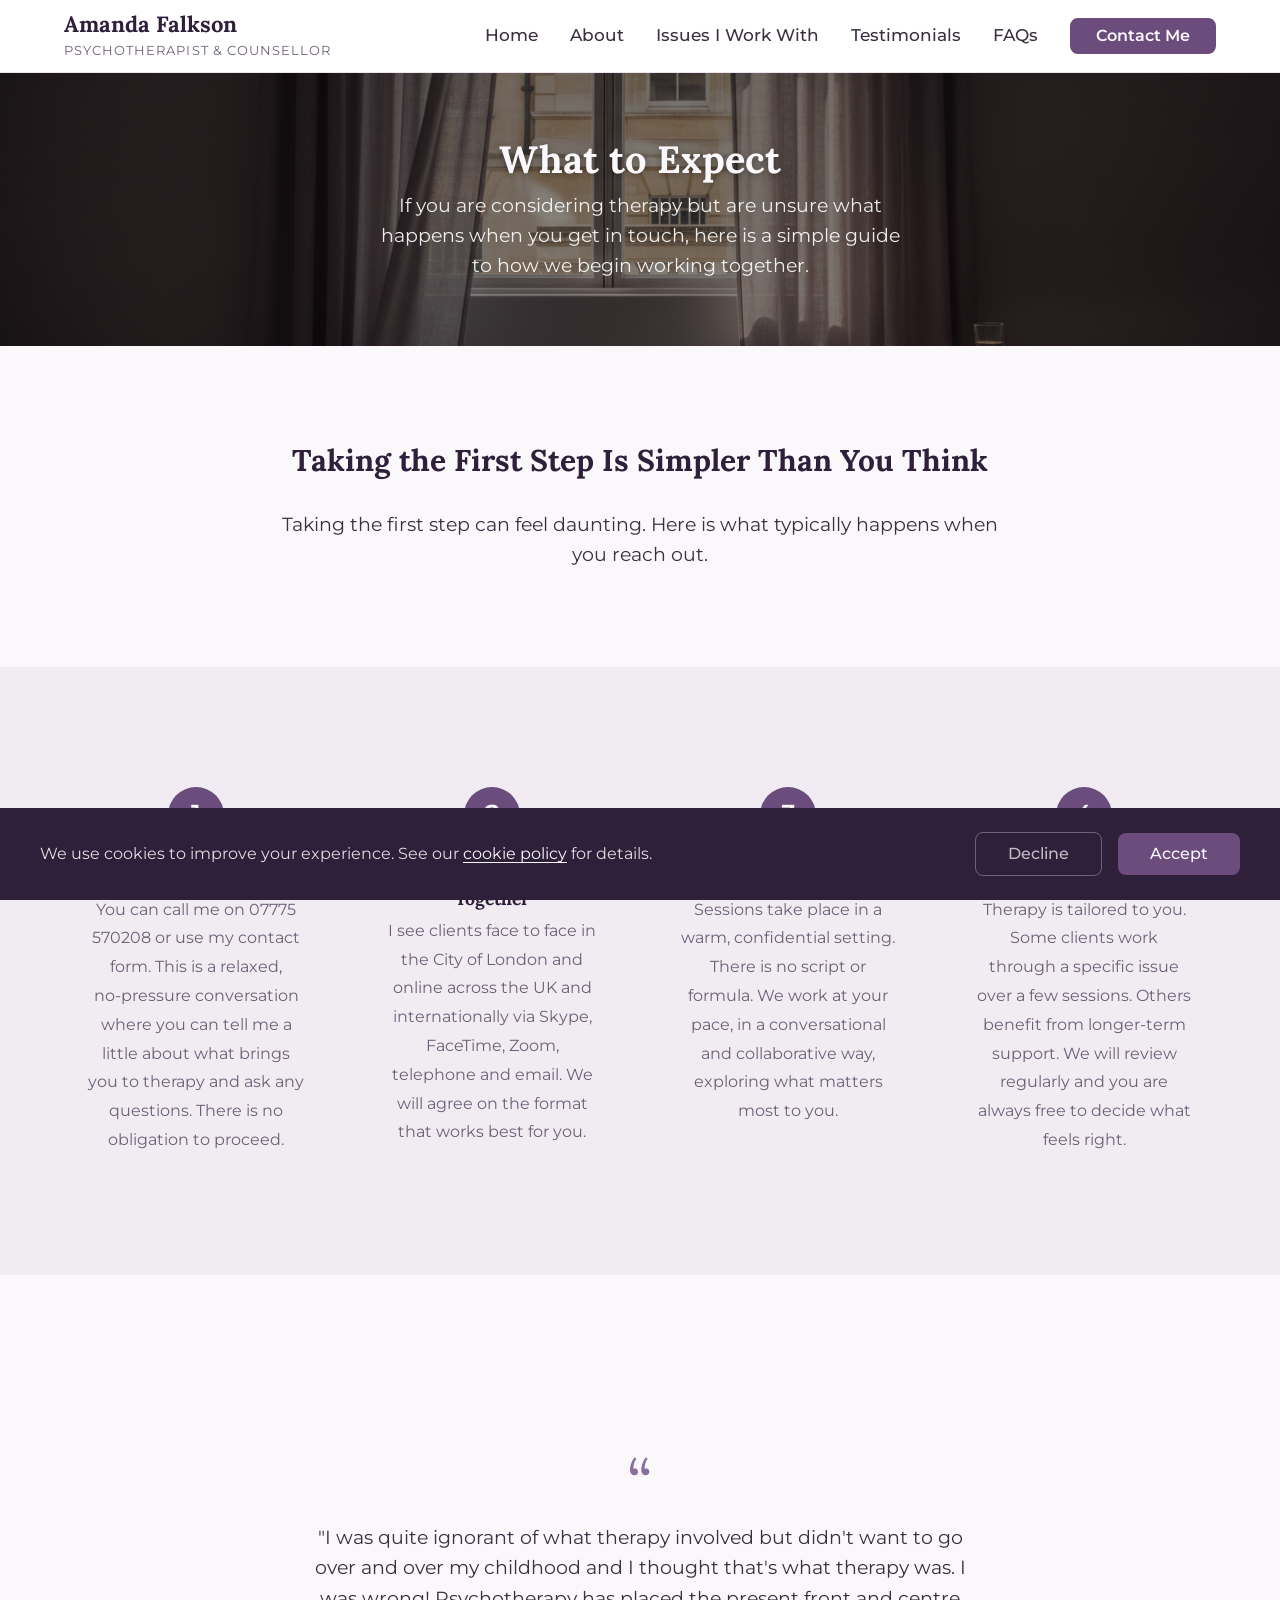
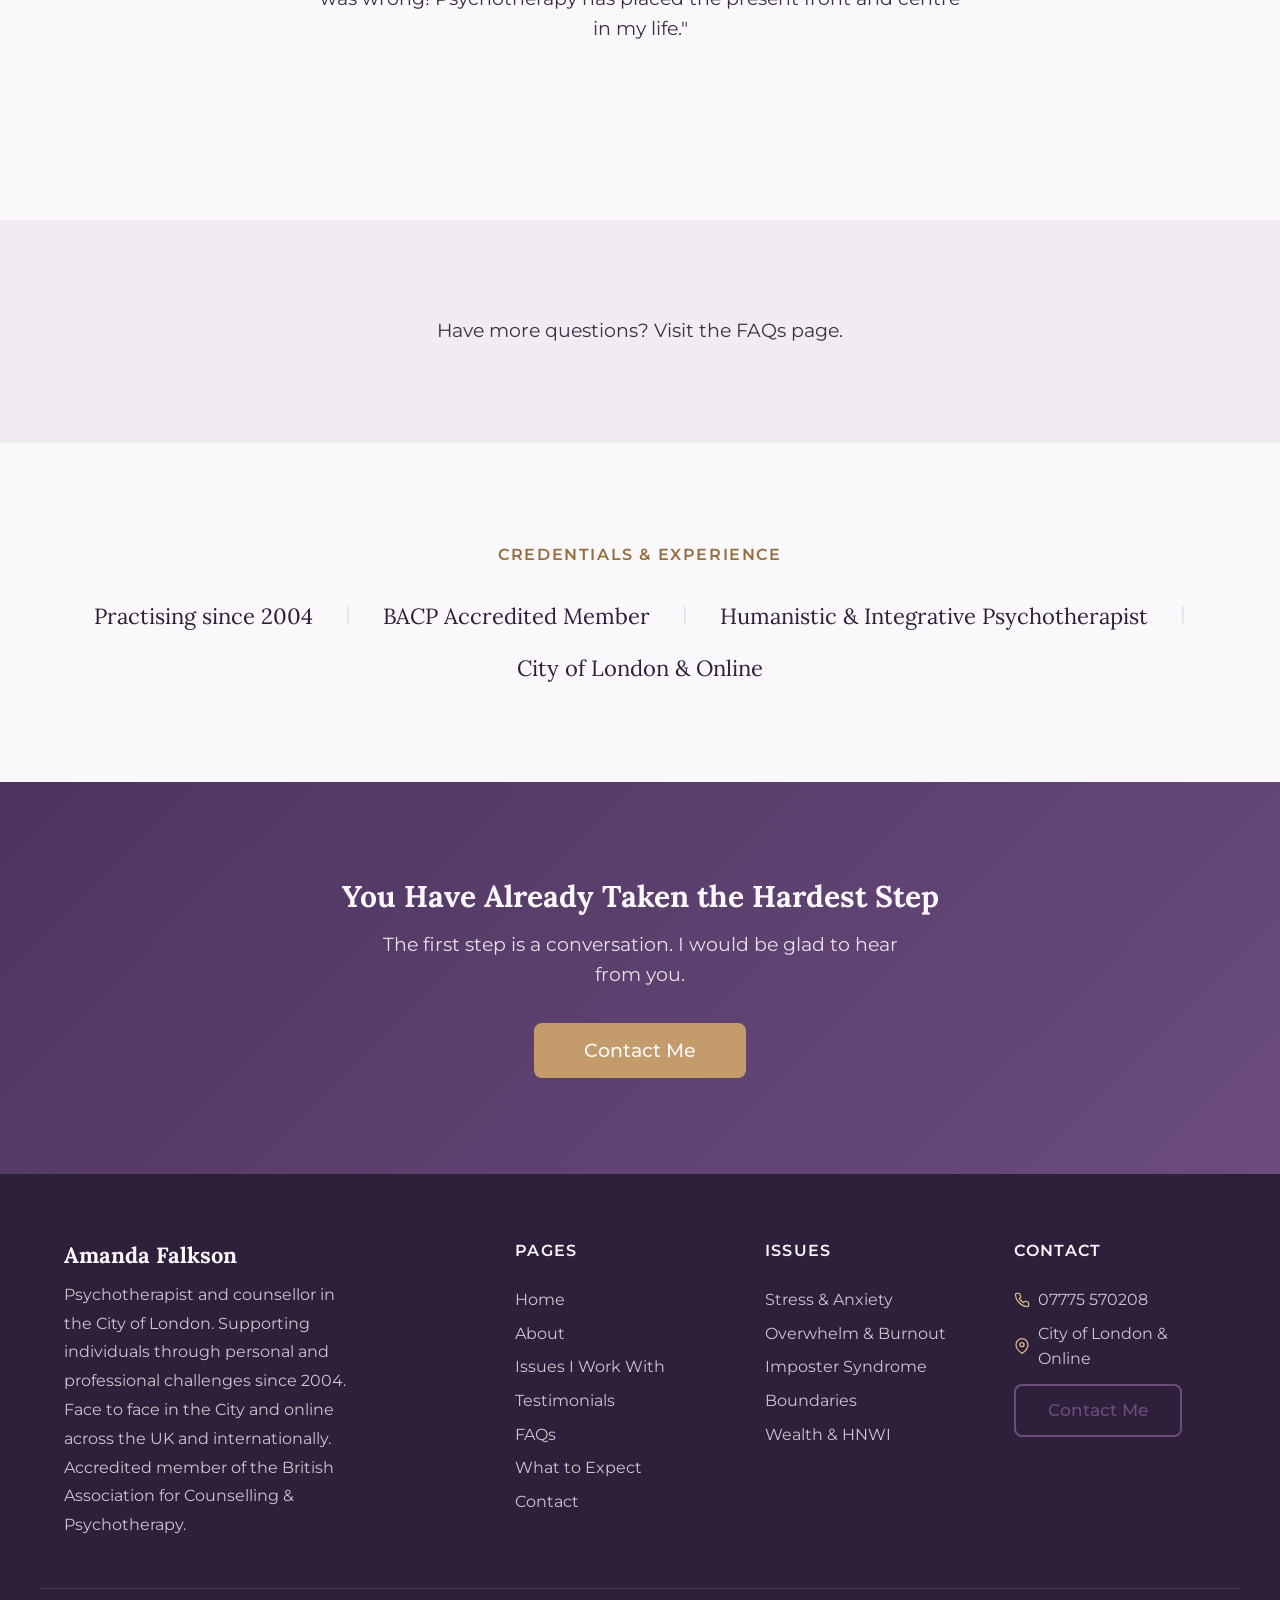
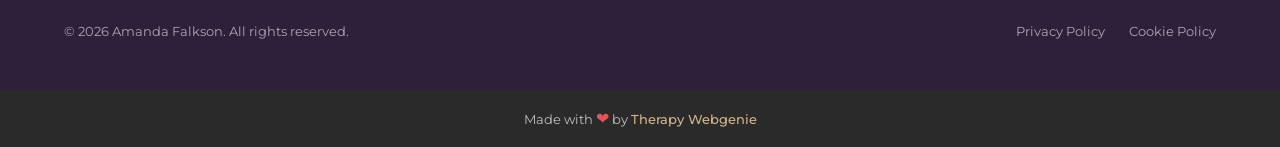
<file: what-to-expect.html>
<!DOCTYPE html>
<html lang="en-GB">
<head>
  <meta charset="UTF-8">
  <meta name="viewport" content="width=device-width, initial-scale=1.0">
  <meta name="description" content="What to expect from therapy with Amanda Falkson — from your first enquiry through to regular sessions. A calm, transparent guide to the process.">
  <meta name="robots" content="max-image-preview:large">
  <meta name="author" content="Amanda Falkson Psychotherapy">
  <title>What to Expect — Amanda Falkson Psychotherapy</title>

  <link rel="canonical" href="https://trulyempoweredcode.github.io/psychotherapycity2/what-to-expect.html">

  <meta property="og:type" content="website">
  <meta property="og:url" content="https://trulyempoweredcode.github.io/psychotherapycity2/what-to-expect.html">
  <meta property="og:title" content="What to Expect — Amanda Falkson Psychotherapy">
  <meta property="og:description" content="A calm, transparent guide to the therapy process — from enquiry to regular sessions.">
  <meta property="og:image" content="https://trulyempoweredcode.github.io/psychotherapycity2/images/what-to-expect.jpg">
  <meta property="og:locale" content="en_GB">

  <meta name="twitter:card" content="summary_large_image">
  <meta name="twitter:title" content="What to Expect — Amanda Falkson Psychotherapy">
  <meta name="twitter:description" content="A calm, transparent guide to the therapy process.">
  <meta name="twitter:image" content="https://trulyempoweredcode.github.io/psychotherapycity2/images/what-to-expect.jpg">

  <link rel="preconnect" href="https://fonts.googleapis.com">
  <link rel="preconnect" href="https://fonts.gstatic.com" crossorigin>

  <link rel="icon" href="images/favicon.png" type="image/png" sizes="96x96">
  <link rel="apple-touch-icon" href="images/apple-touch-icon.png">
  <link rel="stylesheet" href="css/base.css">
  <link rel="stylesheet" href="css/components.css">
  <link rel="stylesheet" href="css/theme.css">
  <!-- PROFILE:schema -->
  <!-- /PROFILE:schema -->
</head>
<body>

  <a href="#main" class="skip-link">Skip to main content</a>

  <!-- SECTION: nav -->
  <nav class="nav" role="navigation" aria-label="Main navigation">
    <div class="container nav__inner">
      <a href="index.html" class="nav__brand">
        <!-- PROFILE:logo --><!-- /PROFILE:logo -->
        <span class="nav__name"><!-- PROFILE:site_title -->Amanda Falkson<!-- /PROFILE:site_title --></span>
        <span class="nav__title"><!-- PROFILE:site_slogan -->Psychotherapist &amp; Counsellor<!-- /PROFILE:site_slogan --></span>
      </a>
      <div class="nav__links">
        <a href="index.html" class="nav__link">Home</a>
        <a href="about.html" class="nav__link">About</a>
        <a href="issues.html" class="nav__link">Issues I Work With</a>
        <a href="testimonials.html" class="nav__link">Testimonials</a>
        <a href="faq.html" class="nav__link">FAQs</a>
        <a href="contact.html" class="btn btn--primary nav__cta">Contact Me</a>
      </div>
      <button class="nav__toggle" aria-label="Toggle menu" aria-expanded="false" aria-controls="mobile-menu">
        <span class="nav__toggle-bar"></span>
        <span class="nav__toggle-bar"></span>
        <span class="nav__toggle-bar"></span>
      </button>
    </div>
    <div class="nav__mobile" id="mobile-menu" role="menu">
      <a href="index.html" class="nav__link" role="menuitem">Home</a>
      <a href="about.html" class="nav__link" role="menuitem">About</a>
      <a href="issues.html" class="nav__link" role="menuitem">Issues I Work With</a>
      <a href="testimonials.html" class="nav__link" role="menuitem">Testimonials</a>
      <a href="faq.html" class="nav__link" role="menuitem">FAQs</a>
      <a href="what-to-expect.html" class="nav__link nav__link--active" role="menuitem">What to Expect</a>
      <a href="contact.html" class="btn btn--primary" role="menuitem">Contact Me</a>
    </div>
  </nav>
  <!-- /SECTION: nav -->

  <!-- Compact scroll header -->
  <div class="nav-scroll" aria-hidden="true">
    <div class="container nav-scroll__inner">
      <div class="nav-scroll__brand">
        <span class="nav-scroll__name"><!-- PROFILE:site_title -->Amanda Falkson<!-- /PROFILE:site_title --></span>
        <span class="nav-scroll__title"><!-- PROFILE:site_slogan -->Psychotherapist &amp; Counsellor<!-- /PROFILE:site_slogan --></span>
      </div>
      <div class="nav-scroll__right">
        <a href="tel:07775570208" class="nav-scroll__phone">
          <svg xmlns="http://www.w3.org/2000/svg" viewBox="0 0 24 24" fill="none" stroke="currentColor" stroke-width="2" stroke-linecap="round" stroke-linejoin="round"><path d="M22 16.92v3a2 2 0 0 1-2.18 2 19.79 19.79 0 0 1-8.63-3.07 19.5 19.5 0 0 1-6-6 19.79 19.79 0 0 1-3.07-8.67A2 2 0 0 1 4.11 2h3a2 2 0 0 1 2 1.72c.127.96.361 1.903.7 2.81a2 2 0 0 1-.45 2.11L8.09 9.91a16 16 0 0 0 6 6l1.27-1.27a2 2 0 0 1 2.11-.45c.907.339 1.85.573 2.81.7A2 2 0 0 1 22 16.92z"></path></svg>
          07775 570208
        </a>
        <a href="tel:07775570208" class="nav-scroll__phone-icon" aria-label="Call Amanda">
          <svg xmlns="http://www.w3.org/2000/svg" viewBox="0 0 24 24" fill="none" stroke="currentColor" stroke-width="2" stroke-linecap="round" stroke-linejoin="round"><path d="M22 16.92v3a2 2 0 0 1-2.18 2 19.79 19.79 0 0 1-8.63-3.07 19.5 19.5 0 0 1-6-6 19.79 19.79 0 0 1-3.07-8.67A2 2 0 0 1 4.11 2h3a2 2 0 0 1 2 1.72c.127.96.361 1.903.7 2.81a2 2 0 0 1-.45 2.11L8.09 9.91a16 16 0 0 0 6 6l1.27-1.27a2 2 0 0 1 2.11-.45c.907.339 1.85.573 2.81.7A2 2 0 0 1 22 16.92z"></path></svg>
        </a>
        <button class="nav-scroll__toggle" aria-label="Toggle menu">
          <span class="nav-scroll__toggle-bar"></span>
          <span class="nav-scroll__toggle-bar"></span>
          <span class="nav-scroll__toggle-bar"></span>
        </button>
      </div>
    </div>
  </div>

  <main id="main">

    <!-- SECTION: page-header -->
    <section class="page-header page-header--image" style="background-image: url('images/what-to-expect.jpg');">
      <div class="container text-center">
        <h1>What to Expect</h1>
        <p class="page-header__subtitle">If you are considering therapy but are unsure what happens when you get in touch, here is a simple guide to how we begin working together.</p>
      </div>
    </section>
    <!-- /SECTION: page-header -->

    <!-- SECTION: intro -->
    <section class="section reveal">
      <div class="container container--narrow text-center">
        <h2>Taking the First Step Is Simpler Than You Think</h2>
        <p>Taking the first step can feel daunting. Here is what typically happens when you reach out.</p>
      </div>
    </section>
    <!-- /SECTION: intro -->

    <!-- SECTION: steps -->
    <section class="section section--alt reveal">
      <div class="container">
        <div class="steps steps--connected steps--4">
          <div class="step">
            <span class="step__number">1</span>
            <h3 class="step__title">An Initial Conversation</h3>
            <p class="step__text">You can call me on 07775 570208 or use my contact form. This is a relaxed, no‑pressure conversation where you can tell me a little about what brings you to therapy and ask any questions. There is no obligation to proceed.</p>
          </div>
          <div class="step">
            <span class="step__number">2</span>
            <h3 class="step__title">Choosing How to Work Together</h3>
            <p class="step__text">I see clients face to face in the City of London and online across the UK and internationally via Skype, FaceTime, Zoom, telephone and email. We will agree on the format that works best for you.</p>
          </div>
          <div class="step">
            <span class="step__number">3</span>
            <h3 class="step__title">Your First Session</h3>
            <p class="step__text">Sessions take place in a warm, confidential setting. There is no script or formula. We work at your pace, in a conversational and collaborative way, exploring what matters most to you.</p>
          </div>
          <div class="step">
            <span class="step__number">4</span>
            <h3 class="step__title">Ongoing Work</h3>
            <p class="step__text">Therapy is tailored to you. Some clients work through a specific issue over a few sessions. Others benefit from longer‑term support. We will review regularly and you are always free to decide what feels right.</p>
          </div>
        </div>
      </div>
    </section>
    <!-- /SECTION: steps -->

    <!-- SECTION: pull-quote -->
    <section class="section reveal">
      <div class="container container--narrow">
        <blockquote class="blockquote blockquote--pull">
          <p>"I was quite ignorant of what therapy involved but didn't want to go over and over my childhood and I thought that's what therapy was. I was wrong! Psychotherapy has placed the present front and centre in my life."</p>
        </blockquote>
      </div>
    </section>
    <!-- /SECTION: pull-quote -->

    <!-- SECTION: more-info -->
    <section class="section section--alt reveal">
      <div class="container container--narrow text-center">
        <p>Have more questions? Visit the <a href="faq.html">FAQs page</a>.</p>
      </div>
    </section>
    <!-- /SECTION: more-info -->

    <!-- SECTION: credentials -->
    <section class="section reveal">
      <div class="container text-center">
        <span class="section-label">Credentials &amp; Experience</span>
      </div>
      <div class="container" style="display: flex; flex-wrap: wrap; justify-content: center; gap: var(--space-md) var(--space-xl); margin-top: var(--space-lg); text-align: center;">
        <span style="font-family: var(--font-heading); font-size: var(--text-lg); color: var(--color-text-heading);">Practising since 2004</span>
        <span style="color: var(--color-border);">|</span>
        <span style="font-family: var(--font-heading); font-size: var(--text-lg); color: var(--color-text-heading);">BACP Accredited Member</span>
        <span style="color: var(--color-border);">|</span>
        <span style="font-family: var(--font-heading); font-size: var(--text-lg); color: var(--color-text-heading);">Humanistic &amp; Integrative Psychotherapist</span>
        <span style="color: var(--color-border);">|</span>
        <span style="font-family: var(--font-heading); font-size: var(--text-lg); color: var(--color-text-heading);">City of London &amp; Online</span>
      </div>
    </section>
    <!-- /SECTION: credentials -->

    <!-- SECTION: cta -->
    <section class="section cta-banner reveal">
      <div class="container text-center">
        <h2>You Have Already Taken the Hardest Step</h2>
        <p>The first step is a conversation. I would be glad to hear from you.</p>
        <div class="cta-banner__buttons">
          <a href="contact.html" class="btn btn--accent">Contact Me</a>
        </div>
      </div>
    </section>
    <!-- /SECTION: cta -->

  </main>

  <!-- SECTION: footer -->
  <footer class="footer">
    <div class="container footer__inner">
      <div class="footer__brand">
        <p class="footer__brand-name">Amanda Falkson</p>
        <p class="footer__brand-text">Psychotherapist and counsellor in the City of London. Supporting individuals through personal and professional challenges since 2004. Face to face in the City and online across the UK and internationally. Accredited member of the British Association for Counselling &amp; Psychotherapy.</p>
      </div>
      <div class="footer__col">
        <p class="footer__heading">Pages</p>
        <div class="footer__links">
          <a href="index.html" class="footer__link">Home</a>
          <a href="about.html" class="footer__link">About</a>
          <a href="issues.html" class="footer__link">Issues I Work With</a>
          <a href="testimonials.html" class="footer__link">Testimonials</a>
          <a href="faq.html" class="footer__link">FAQs</a>
          <a href="what-to-expect.html" class="footer__link">What to Expect</a>
          <a href="contact.html" class="footer__link">Contact</a>
        </div>
      </div>
      <div class="footer__col">
        <p class="footer__heading">Issues</p>
        <div class="footer__links">
          <a href="issues.html#service-stress-anxiety" class="footer__link">Stress &amp; Anxiety</a>
          <a href="issues.html#service-overwhelm" class="footer__link">Overwhelm &amp; Burnout</a>
          <a href="issues.html#service-imposter-syndrome" class="footer__link">Imposter Syndrome</a>
          <a href="issues.html#service-boundaries" class="footer__link">Boundaries</a>
          <a href="issues.html#service-wealth-hnwi" class="footer__link">Wealth &amp; HNWI</a>
        </div>
      </div>
      <div class="footer__col">
        <p class="footer__heading">Contact</p>
        <div class="footer__contact-item">
          <svg xmlns="http://www.w3.org/2000/svg" viewBox="0 0 24 24" fill="none" stroke="currentColor" stroke-width="2" stroke-linecap="round" stroke-linejoin="round"><path d="M22 16.92v3a2 2 0 0 1-2.18 2 19.79 19.79 0 0 1-8.63-3.07 19.5 19.5 0 0 1-6-6 19.79 19.79 0 0 1-3.07-8.67A2 2 0 0 1 4.11 2h3a2 2 0 0 1 2 1.72 12.84 12.84 0 0 0 .7 2.81 2 2 0 0 1-.45 2.11L8.09 9.91a16 16 0 0 0 6 6l1.27-1.27a2 2 0 0 1 2.11-.45 12.84 12.84 0 0 0 2.81.7A2 2 0 0 1 22 16.92z"></path></svg>
          <!-- PROFILE:phone_landline --><span>07775 570208</span><!-- /PROFILE:phone_landline -->
        </div>
        <div class="footer__contact-item">
          <svg xmlns="http://www.w3.org/2000/svg" viewBox="0 0 24 24" fill="none" stroke="currentColor" stroke-width="2" stroke-linecap="round" stroke-linejoin="round"><path d="M21 10c0 7-9 13-9 13s-9-6-9-13a9 9 0 0 1 18 0z"></path><circle cx="12" cy="10" r="3"></circle></svg>
          <!-- PROFILE:address --><span>City of London &amp; Online</span><!-- /PROFILE:address -->
        </div>
        <div class="footer__contact-item">
          <a href="contact.html" class="btn btn--secondary" style="margin-top: var(--space-xs);">Contact Me</a>
        </div>
      </div>
    </div>
    <div class="container footer__bottom">
      <p class="footer__copyright">&copy; <script>document.write(new Date().getFullYear())</script> Amanda Falkson. All rights reserved.</p>
      <div class="footer__legal">
        <a href="privacy.html">Privacy Policy</a>
        <a href="cookies-policy.html">Cookie Policy</a>
      </div>
    </div>
  </footer>
  <!-- /SECTION: footer -->

  <div class="site-credit">
    <p>Made with <span class="site-credit__heart" aria-label="love">&#10084;</span> by <a href="https://www.therapywebgenie.com" target="_blank" rel="noopener">Therapy Webgenie</a></p>
  </div>

  <!-- Cookie Consent -->
  <div class="cookie-banner" role="dialog" aria-label="Cookie consent">
    <div class="cookie-banner__inner">
      <p class="cookie-banner__text">We use cookies to improve your experience. See our <a href="cookies-policy.html">cookie policy</a> for details.</p>
      <div class="cookie-banner__buttons">
        <button class="cookie-banner__accept">Accept</button>
        <button class="cookie-banner__decline">Decline</button>
      </div>
    </div>
  </div>

  <!-- Back to Top -->
  <button class="back-to-top" aria-label="Back to top">
    <svg xmlns="http://www.w3.org/2000/svg" viewBox="0 0 24 24" fill="none" stroke="currentColor" stroke-width="2" stroke-linecap="round" stroke-linejoin="round"><polyline points="18 15 12 9 6 15"></polyline></svg>
  </button>

  <script src="js/main.js"></script>
</body>
</html>
</file>
<file: css/base.css>
/* =============================================
   BASE STYLES
   Reset, Custom Properties, Typography, Layout
   Theme colours & fonts are in theme.css
   ============================================= */

/* --- Custom Properties (non-theme) --- */
:root {
  --text-xs: 0.8125rem;
  --text-sm: 1rem;
  --text-base: 1.0625rem;
  --text-md: 1.1875rem;
  --text-lg: 1.375rem;
  --text-xl: 1.625rem;
  --text-2xl: 2rem;
  --text-3xl: 2.375rem;
  --text-4xl: 3rem;

  /* Heading sizes (overridable per font pairing in theme.css) */
  --text-h1: var(--text-3xl);          /* mobile: 38px */
  --text-h1-desktop: var(--text-4xl);  /* desktop: 48px */
  --text-h2: var(--text-2xl);          /* mobile: 32px */
  --text-h2-desktop: var(--text-3xl);  /* desktop: 38px */
  --text-h3: var(--text-xl);           /* mobile: 26px */
  --text-h3-desktop: 1.75rem;          /* desktop: 28px */

  --font-weight-normal: 400;
  --font-weight-medium: 500;
  --font-weight-semibold: 600;
  --font-weight-bold: 700;

  --line-height-tight: 1.2;
  --line-height-normal: 1.6;
  --line-height-relaxed: 1.8;

  /* Spacing */
  --space-xs: 0.25rem;
  --space-sm: 0.5rem;
  --space-md: 1rem;
  --space-lg: 1.5rem;
  --space-xl: 2rem;
  --space-2xl: 3rem;
  --space-3xl: 4rem;
  --space-4xl: 6rem;
  --space-5xl: 8rem;

  /* Layout */
  --container-max: 1200px;
  --container-narrow: 800px;
  --container-wide: 1400px;

  /* Border Radius */
  --radius-sm: 4px;
  --radius-md: 8px;
  --radius-lg: 12px;
  --radius-xl: 20px;
  --radius-full: 9999px;

  /* Shadows */
  --shadow-sm: 0 1px 3px rgba(0, 0, 0, 0.06);
  --shadow-md: 0 4px 12px rgba(0, 0, 0, 0.08);
  --shadow-lg: 0 8px 30px rgba(0, 0, 0, 0.1);
  --shadow-xl: 0 12px 40px rgba(0, 0, 0, 0.12);

  /* Transitions */
  --transition-fast: 150ms ease;
  --transition-base: 250ms ease;
  --transition-normal: 300ms ease;
  --transition-slow: 400ms ease;
}

/* --- Reset --- */
*,
*::before,
*::after {
  box-sizing: border-box;
  margin: 0;
  padding: 0;
}

html {
  font-size: 100%;
  scroll-behavior: smooth;
  -webkit-text-size-adjust: 100%;
}

body {
  font-family: var(--font-body);
  font-size: var(--text-md);
  font-weight: var(--font-weight-normal);
  line-height: var(--line-height-normal);
  color: var(--color-text);
  background-color: var(--color-bg);
  -webkit-font-smoothing: antialiased;
  -moz-osx-font-smoothing: grayscale;
}

img,
picture,
video {
  display: block;
  max-width: 100%;
  height: auto;
}

svg {
  display: block;
}

input,
button,
textarea,
select {
  font: inherit;
  color: inherit;
}

button {
  cursor: pointer;
  border: none;
  background: none;
}

a {
  color: inherit;
  text-decoration: none;
}

ul,
ol {
  list-style: none;
}

h1, h2, h3, h4, h5, h6 {
  font-family: var(--font-heading);
  color: var(--color-text-heading);
  line-height: var(--line-height-tight);
  font-weight: var(--font-weight-bold);
  margin-bottom: var(--space-md);
}

/* --- Typography --- */
h1 {
  font-size: var(--text-h1);
}

h2 {
  font-size: var(--text-h2);
  margin-bottom: var(--space-xl);
}

h3 {
  font-size: var(--text-h3);
}

h4 {
  font-size: var(--text-lg);
}

h5 {
  font-size: var(--text-md);
}

h6 {
  font-size: var(--text-base);
}

p {
  margin-bottom: var(--space-md);
}

p:last-child:not(.section-subtitle) {
  margin-bottom: 0;
}

strong {
  font-weight: var(--font-weight-semibold);
}

/* --- Layout Utilities --- */
.container {
  width: 100%;
  max-width: var(--container-max);
  margin-left: auto;
  margin-right: auto;
  padding-left: var(--space-lg);
  padding-right: var(--space-lg);
}

.container--narrow {
  max-width: var(--container-narrow);
}

.section {
  padding-top: var(--space-3xl);
  padding-bottom: var(--space-3xl);
}

.section--alt {
  background-color: var(--color-bg-alt);
}

/* Icons inside alt sections: swap bg-alt → surface so they remain visible */
.section--alt .card__icon,
.section--alt .icon-box__icon,
.section--alt .contact-info__icon,
.section--alt .service-detail__icon {
  background-color: var(--color-surface);
}

.section--dark {
  background-color: var(--color-bg-dark);
  color: var(--color-text-inverse);
}

.section--dark h2,
.section--dark h3,
.section--dark h4 {
  color: var(--color-text-inverse);
}

/* Grid */
.grid {
  display: grid;
  gap: var(--space-xl);
}

.grid--2 {
  grid-template-columns: 1fr;
}

.grid--3 {
  grid-template-columns: 1fr;
}

/* --- Buttons --- */
.btn {
  display: inline-flex;
  align-items: center;
  justify-content: center;
  gap: var(--space-sm);
  padding: var(--space-md) var(--space-xl);
  font-family: var(--font-body);
  font-size: var(--text-base);
  font-weight: var(--font-weight-medium);
  line-height: 1;
  border-radius: var(--radius-md);
  transition: all var(--transition-base);
  text-decoration: none;
  border: 2px solid transparent;
  white-space: nowrap;
}

.btn svg {
  width: 1em;
  height: 1em;
  flex-shrink: 0;
}

.btn--primary {
  background-color: var(--color-primary);
  color: var(--color-text-inverse);
  border-color: var(--color-primary);
}

.btn--primary:hover {
  background-color: var(--color-primary-dark);
  border-color: var(--color-primary-dark);
}

.btn--secondary {
  background-color: transparent;
  color: var(--color-primary);
  border-color: var(--color-primary);
}

.btn--secondary:hover {
  background-color: var(--color-primary);
  color: var(--color-text-inverse);
}

.btn--accent {
  background-color: var(--color-secondary);
  color: var(--color-text-inverse);
  border-color: var(--color-secondary);
}

.btn--accent:hover {
  background-color: var(--color-secondary-dark);
  border-color: var(--color-secondary-dark);
}

.btn--block {
  width: 100%;
}

/* --- Links --- */
.link {
  color: var(--color-primary);
  text-decoration: underline;
  text-underline-offset: 3px;
  transition: color var(--transition-fast);
}

.link:hover {
  color: var(--color-primary-dark);
}

/* --- Text Utilities --- */
.text-center {
  text-align: center;
}

.text-center h2 {
  margin-bottom: var(--space-xl);
}

.text-balance {
  text-wrap: balance;
}

.section-subtitle {
  font-size: var(--text-md);
  color: var(--color-text-light);
  max-width: 600px;
  margin-bottom: var(--space-2xl);
  line-height: var(--line-height-relaxed);
}

.text-center .section-subtitle {
  margin-left: auto;
  margin-right: auto;
}

.section-footer {
  margin-top: var(--space-2xl);
}

.section-label {
  display: inline-block;
  font-family: var(--font-body);
  font-size: var(--text-sm);
  font-weight: var(--font-weight-semibold);
  text-transform: uppercase;
  letter-spacing: 0.1em;
  color: var(--color-secondary-dark);
  margin-bottom: var(--space-sm);
}

/* --- Responsive Typography --- */
@media (min-width: 768px) {
  h1 {
    font-size: var(--text-h1-desktop);
  }

  h2 {
    font-size: var(--text-h2-desktop);
  }

  h3 {
    font-size: var(--text-h3-desktop);
  }

  .section {
    padding-top: var(--space-4xl);
    padding-bottom: var(--space-4xl);
  }
}

/* --- Responsive Grid --- */
@media (min-width: 768px) {
  .grid--2 {
    grid-template-columns: repeat(2, 1fr);
  }

  .grid--3 {
    grid-template-columns: repeat(2, 1fr);
  }
}

@media (min-width: 1024px) {
  .grid--3 {
    grid-template-columns: repeat(3, 1fr);
  }
}

/* --- Screen Reader Only --- */
.sr-only {
  position: absolute;
  width: 1px;
  height: 1px;
  padding: 0;
  margin: -1px;
  overflow: hidden;
  clip: rect(0, 0, 0, 0);
  white-space: nowrap;
  border-width: 0;
}
</file>
<file: css/components.css>
/* =============================================
   COMPONENT STYLES
   Nav, Hero, Cards, Testimonials, Forms, Footer
   ============================================= */

/* --- Skip Link --- */
.skip-link {
  position: absolute;
  top: -100%;
  left: var(--space-md);
  padding: var(--space-sm) var(--space-md);
  background: var(--color-primary);
  color: var(--color-text-inverse);
  border-radius: var(--radius-md);
  z-index: 1000;
  font-size: var(--text-sm);
}

.skip-link:focus {
  top: var(--space-sm);
}

/* =============================================
   NAVIGATION
   ============================================= */
.nav {
  position: relative;
  z-index: 100;
  background-color: var(--color-surface);
  border-bottom: 1px solid var(--color-border-light);
  transition: box-shadow var(--transition-base);
}

.nav--scrolled {
  box-shadow: var(--shadow-md);
}

.nav__inner {
  display: flex;
  align-items: center;
  justify-content: space-between;
  height: 72px;
  position: relative;
  z-index: 2;
}

.nav__brand {
  display: flex;
  flex-direction: column;
  gap: 2px;
}

.nav__logo {
  max-height: 70px;
  width: auto;
  object-fit: contain;
}

/* Logo beside title — add .nav__brand--inline to .nav__brand */
.nav__brand--inline {
  flex-direction: row;
  align-items: center;
  gap: var(--space-sm);
}

.nav__brand--inline .nav__brand-text {
  display: flex;
  flex-direction: column;
  gap: 2px;
}

.nav__name {
  font-family: var(--font-heading);
  font-size: var(--text-lg);
  font-weight: var(--font-weight-bold);
  color: var(--color-text-heading);
  line-height: 1.2;
}

.nav__title {
  font-size: var(--text-xs);
  color: var(--color-text-light);
  text-transform: uppercase;
  letter-spacing: 0.08em;
}

.nav__links {
  display: none;
  gap: var(--space-xl);
  align-items: center;
}

.nav__link {
  font-size: var(--text-base);
  font-weight: var(--font-weight-medium);
  color: var(--color-text);
  transition: color var(--transition-fast);
  position: relative;
  padding: var(--space-xs) 0;
  white-space: nowrap;
}

.nav__link::after {
  content: '';
  position: absolute;
  bottom: -2px;
  left: 0;
  width: 0;
  height: 2px;
  background-color: var(--color-primary);
  transition: width var(--transition-base);
}

.nav__link:hover,
.nav__link--active {
  color: var(--color-primary);
}

.nav__link:hover::after,
.nav__link--active::after {
  width: 100%;
}

.nav__cta {
  font-size: var(--text-sm);
  padding: var(--space-sm) var(--space-lg);
  font-weight: 600;
}

/* Mobile Menu Toggle */
.nav__toggle {
  display: flex;
  flex-direction: column;
  gap: 5px;
  padding: var(--space-sm);
  z-index: 110;
}

.nav__toggle-bar {
  display: block;
  width: 24px;
  height: 2px;
  background-color: var(--color-text);
  border-radius: 2px;
  transition: all var(--transition-base);
  transform-origin: center;
}

.nav__toggle--open .nav__toggle-bar {
  background-color: var(--color-text-heading) !important;
}

.nav__toggle--open .nav__toggle-bar:nth-child(1) {
  transform: translateY(7px) rotate(45deg);
}

.nav__toggle--open .nav__toggle-bar:nth-child(2) {
  opacity: 0;
}

.nav__toggle--open .nav__toggle-bar:nth-child(3) {
  transform: translateY(-7px) rotate(-45deg);
}

/* Mobile Menu Overlay — slide in from right, full viewport coverage */
.nav__mobile {
  display: flex;
  position: fixed;
  inset: 0;
  background-color: var(--color-surface);
  z-index: 1;
  padding: calc(72px + var(--space-xl)) var(--space-lg) var(--space-xl);
  flex-direction: column;
  gap: var(--space-lg);
  overflow-y: auto;
  transform: translateX(100%);
  opacity: 0;
  visibility: hidden;
  transition: transform 0.35s cubic-bezier(0.4, 0, 0.2, 1),
              opacity 0.35s ease,
              visibility 0.35s;
}

/* When opened from the compact scroll header */
.nav__mobile--from-scroll {
  padding-top: calc(56px + var(--space-sm));
  z-index: 201;
}

.nav__mobile--open {
  transform: translateX(0);
  opacity: 1;
  visibility: visible;
}

.nav__mobile .nav__link,
.nav__mobile .btn {
  opacity: 0;
  transform: translateX(20px);
  transition: opacity 0.3s ease, transform 0.3s ease;
}

.nav__mobile--open .nav__link,
.nav__mobile--open .btn {
  opacity: 1;
  transform: translateX(0);
}

.nav__mobile--open > *:nth-child(1) { transition-delay: 0.05s; }
.nav__mobile--open > *:nth-child(2) { transition-delay: 0.1s; }
.nav__mobile--open > *:nth-child(3) { transition-delay: 0.15s; }
.nav__mobile--open > *:nth-child(4) { transition-delay: 0.2s; }
.nav__mobile--open > *:nth-child(5) { transition-delay: 0.25s; }
.nav__mobile--open > *:nth-child(6) { transition-delay: 0.3s; }
.nav__mobile--open > *:nth-child(7) { transition-delay: 0.35s; }

.nav__mobile .nav__link {
  font-size: var(--text-lg);
  padding: var(--space-sm) 0;
  border-bottom: 1px solid var(--color-border-light);
}

.nav__mobile .nav__link::after {
  display: none;
}

.nav__mobile .btn {
  margin-top: var(--space-md);
  text-align: center;
}

/* Two CTA buttons side by side in mobile menu */
.nav__mobile-ctas {
  display: flex;
  gap: var(--space-sm);
  margin-top: var(--space-md);
}

.nav__mobile-ctas .btn {
  flex: 1;
  text-align: center;
  margin-top: 0;
  padding: var(--space-sm);
}

/* WhatsApp button */
.btn--whatsapp {
  background-color: #2d7d52;
  border-color: #2d7d52;
  color: #ffffff;
}

.btn--whatsapp:hover {
  background-color: #246642;
  border-color: #246642;
  color: #ffffff;
}

@media (min-width: 1100px) {
  .nav__links {
    display: flex;
  }

  .nav__toggle {
    display: none;
  }
}

/* --- Nav Dropdowns (Desktop) --- */
.nav__dropdown {
  position: relative;
}

.nav__link--has-children {
  display: inline-flex;
  align-items: center;
  gap: 4px;
  background: none;
  border: none;
  cursor: pointer;
  font-family: inherit;
  font-size: inherit;
  font-weight: inherit;
  color: inherit;
  padding: 0;
}

.nav__chevron {
  width: 12px;
  height: 12px;
  transition: transform var(--transition-fast);
  flex-shrink: 0;
}

.nav__dropdown:hover .nav__chevron,
.nav__link--has-children[aria-expanded="true"] ~ .nav__dropdown-menu + .nav__chevron,
.nav__link--has-children[aria-expanded="true"] .nav__chevron {
  transform: rotate(180deg);
}

.nav__dropdown-trigger {
  display: inline-flex;
  align-items: center;
  gap: 4px;
  background: none;
  border: none;
  cursor: pointer;
  font-family: inherit;
  font-size: inherit;
  font-weight: inherit;
  color: inherit;
  padding: 0;
}

.nav__dropdown-trigger .nav__chevron {
  width: 12px;
  height: 12px;
  transition: transform var(--transition-fast);
  flex-shrink: 0;
}

.nav__dropdown:hover .nav__dropdown-trigger .nav__chevron {
  transform: rotate(180deg);
}

.nav__dropdown-menu {
  position: absolute;
  top: 100%;
  left: 50%;
  transform: translateX(-50%);
  min-width: 240px;
  background: var(--color-surface);
  border: 1px solid var(--color-border-light);
  border-radius: var(--radius-md, 8px);
  box-shadow: var(--shadow-lg);
  padding: var(--space-sm) 0;
  opacity: 0;
  visibility: hidden;
  transition: opacity var(--transition-fast), visibility var(--transition-fast);
  z-index: 110;
  margin-top: var(--space-xs);
}

.nav__dropdown:hover .nav__dropdown-menu {
  opacity: 1;
  visibility: visible;
}

.nav__dropdown-link,
.nav__dropdown-menu .nav__link--child {
  display: block;
  padding: var(--space-sm) var(--space-lg);
  font-size: var(--text-sm);
  color: var(--color-text);
  transition: background var(--transition-fast), color var(--transition-fast);
  white-space: nowrap;
  text-decoration: none;
}

.nav__dropdown-link:hover,
.nav__dropdown-menu .nav__link--child:hover {
  background: var(--color-bg);
  color: var(--color-primary);
}

.nav__dropdown-link--active {
  color: var(--color-primary);
  font-weight: 600;
}

/* --- Nav Mobile Sub-menus (Accordion) --- */
.nav__mobile-group {
  display: flex;
  flex-direction: column;
}

.nav__mobile-parent {
  display: flex;
  align-items: center;
  justify-content: space-between;
}

.nav__mobile-parent > .nav__link {
  flex: 1;
  cursor: default;
}

.nav__mobile-expand {
  padding: var(--space-sm);
  background: none;
  border: none;
  cursor: pointer;
  color: var(--color-text-light);
  transition: transform var(--transition-fast);
  display: flex;
  align-items: center;
}

.nav__mobile-expand[aria-expanded="true"] .nav__chevron {
  transform: rotate(180deg);
}

.nav__mobile-children {
  display: flex;
  flex-direction: column;
  padding-left: var(--space-lg);
}

.nav__mobile-children[hidden] {
  display: none;
}

.nav__link--child {
  font-size: var(--text-base);
  color: var(--color-text-light);
  padding: var(--space-xs) 0;
  border-bottom: 1px solid var(--color-border-light);
}

.nav__link--child:hover {
  color: var(--color-primary);
}

.nav__link--child::after {
  display: none;
}

/* =============================================
   NAVIGATION: TWO-TIER VARIANT
   Top bar (brand + contact info) + bottom bar (nav links)
   ============================================= */
.nav--two-tier {
  position: relative;
  z-index: 100;
  background-color: var(--color-surface);
  border-bottom: 1px solid var(--color-border-light);
  transition: box-shadow var(--transition-base);
  padding: 20px 0;
}

.nav--two-tier.nav--scrolled {
  box-shadow: var(--shadow-md);
}

/* --- Top bar: brand left, contact info right --- */
.nav__top {
  display: flex;
  align-items: center;
  justify-content: space-between;
  padding-top: 20px;
  padding-bottom: var(--space-sm);
}

.nav__contact {
  display: none;
  align-items: center;
  gap: var(--space-xl);
}

.nav__contact-item {
  display: flex;
  align-items: center;
  gap: var(--space-xs);
  font-size: var(--text-sm);
  color: var(--color-text-light);
  white-space: nowrap;
}

.nav__contact-item svg {
  width: 16px;
  height: 16px;
  flex-shrink: 0;
  color: var(--color-primary);
}

.nav__contact-item a {
  color: var(--color-text-light);
  font-weight: var(--font-weight-medium);
}

.nav__contact-item a:hover {
  color: var(--color-primary);
}

/* --- Bottom bar: nav links + CTA --- */
.nav__bottom {
  display: flex;
  align-items: center;
  justify-content: space-between;
  border-top: 1px solid var(--color-border-light);
  padding-top: var(--space-sm);
  padding-bottom: 20px;
}

.nav--two-tier .nav__links {
  display: none;
  gap: var(--space-lg);
  align-items: center;
  width: 100%;
}

.nav--two-tier .nav__cta {
  margin-left: auto;
}

.nav--two-tier .nav__link {
  font-size: var(--text-base);
}

/* Mobile: hamburger in top bar, not bottom */
.nav--two-tier .nav__toggle {
  display: flex;
  flex-direction: column;
  gap: 5px;
  padding: var(--space-sm);
  z-index: 110;
}

/* Two-tier mobile: hide bottom bar border, show only toggle */
.nav--two-tier .nav__bottom {
  border-top: none;
  padding: 0;
  position: absolute;
  right: var(--space-lg);
  top: var(--space-lg);
}

@media (min-width: 1100px) {
  .nav--two-tier .nav__bottom {
    position: static;
    border-top: 1px solid var(--color-border-light);
    padding-top: var(--space-sm);
    padding-bottom: var(--space-sm);
  }
}

.nav__top {
  position: relative;
}

/* Desktop breakpoint */
@media (min-width: 900px) {
  .nav__contact {
    display: flex;
  }
}

@media (min-width: 1100px) {
  .nav--two-tier .nav__links {
    display: flex;
  }

  .nav--two-tier .nav__toggle {
    display: none;
  }
}

/* Mobile menu for two-tier: needs more padding-top than single-tier nav */
.nav--two-tier .nav__mobile {
  top: 0;
  padding-top: 90px;
}

/* Contact info inside mobile menu */
.nav__mobile-contact {
  display: flex;
  flex-direction: column;
  gap: var(--space-sm);
  padding-top: var(--space-md);
  margin-top: var(--space-md);
  border-top: 1px solid var(--color-border-light);
}

.nav__mobile-contact .nav__contact-item {
  display: flex;
  font-size: var(--text-base);
}

/* Force readable dark colour on white overlay — overrides nav__contact-item a light colour */
.nav__mobile .nav__mobile-contact a,
.nav__mobile .nav__mobile-contact .nav__contact-item {
  color: var(--color-text);
}

@media (min-width: 900px) {
  .nav__mobile-contact {
    display: none;
  }
}

/* =============================================
   SCROLL-AWARE COMPACT HEADER
   Hidden by default. Slides in when user scrolls up
   after passing the main header. Shows brand + phone + hamburger.
   ============================================= */
.nav-scroll {
  position: fixed;
  top: 0;
  left: 0;
  right: 0;
  z-index: 200;
  background-color: var(--color-surface);
  border-bottom: 1px solid var(--color-border-light);
  box-shadow: var(--shadow-md);
  transform: translateY(-100%);
  opacity: 0;
  transition: transform 0.3s ease, opacity 0.3s ease;
  pointer-events: none;
}

.nav-scroll--visible {
  transform: translateY(0);
  opacity: 1;
  pointer-events: auto;
}

.nav-scroll__inner {
  display: flex;
  align-items: center;
  justify-content: space-between;
  height: 56px;
}

.nav-scroll__brand {
  display: flex;
  flex-direction: column;
  gap: 4px;
  min-width: 0;
}

.nav-scroll__name {
  font-family: var(--font-heading);
  font-size: var(--text-base);
  font-weight: var(--font-weight-bold);
  color: var(--color-text-heading);
  line-height: 1.2;
  white-space: nowrap;
  overflow: hidden;
  text-overflow: ellipsis;
}

.nav-scroll__title {
  font-size: 11px;
  color: var(--color-text-light);
  text-transform: uppercase;
  letter-spacing: 0.08em;
  line-height: 1.2;
}

.nav-scroll__right {
  display: flex;
  align-items: center;
  gap: var(--space-lg);
}

.nav-scroll__phone {
  display: none;
  align-items: center;
  gap: var(--space-xs);
  font-size: var(--text-sm);
  font-weight: var(--font-weight-medium);
  color: var(--color-text);
  white-space: nowrap;
}

.nav-scroll__phone svg {
  width: 16px;
  height: 16px;
  flex-shrink: 0;
  color: var(--color-primary);
}

.nav-scroll__phone:hover {
  color: var(--color-primary);
}

/* Mobile: just phone icon, no text */
.nav-scroll__phone-icon {
  display: flex;
  align-items: center;
  color: var(--color-primary);
}

.nav-scroll__phone-icon svg {
  width: 20px;
  height: 20px;
}

/* WhatsApp icon in compact scroll header — mobile only */
.nav-scroll__wa-icon {
  display: flex;
  align-items: center;
  color: var(--color-primary);
}

.nav-scroll__wa-icon svg {
  width: 20px;
  height: 20px;
}

@media (min-width: 600px) {
  .nav-scroll__phone {
    display: flex;
  }

  .nav-scroll__phone-icon {
    display: none;
  }
}

.nav-scroll__toggle {
  display: flex;
  flex-direction: column;
  gap: 5px;
  padding: var(--space-sm);
  background: none;
  border: none;
  cursor: pointer;
}

.nav-scroll__toggle-bar {
  display: block;
  width: 22px;
  height: 2px;
  background-color: var(--color-text);
  border-radius: 2px;
  transition: all var(--transition-base);
  transform-origin: center;
}

/* Transform nav-scroll hamburger into X when from-scroll overlay is open */
body:has(.nav__mobile--from-scroll.nav__mobile--open) .nav-scroll__toggle-bar:nth-child(1) {
  transform: translateY(7px) rotate(45deg);
}

body:has(.nav__mobile--from-scroll.nav__mobile--open) .nav-scroll__toggle-bar:nth-child(2) {
  opacity: 0;
}

body:has(.nav__mobile--from-scroll.nav__mobile--open) .nav-scroll__toggle-bar:nth-child(3) {
  transform: translateY(-7px) rotate(-45deg);
}

/* =============================================
   HERO
   ============================================= */
.hero {
  position: relative;
  padding: var(--space-3xl) 0;
  overflow: hidden;
}

.hero__inner {
  display: grid;
  grid-template-columns: 1fr;
  gap: var(--space-2xl);
  align-items: center;
}

.hero__content {
  order: 2;
}

.hero__image-wrap {
  order: 1;
}

.hero__label {
  display: inline-block;
  font-size: var(--text-sm);
  font-weight: var(--font-weight-semibold);
  color: var(--color-secondary-dark);
  text-transform: uppercase;
  letter-spacing: 0.1em;
  margin-bottom: var(--space-md);
}

.hero__heading {
  font-size: var(--text-h1);
  margin-bottom: var(--space-lg);
  color: var(--color-text-heading);
}

.hero__text {
  font-size: var(--text-md);
  color: var(--color-text-light);
  line-height: var(--line-height-relaxed);
  margin-bottom: var(--space-xl);
  max-width: 540px;
}

.hero__ticks {
  list-style: none;
  padding: 0;
  margin: var(--space-lg) 0;
  display: flex;
  flex-wrap: wrap;
  gap: var(--space-sm);
}

.hero__ticks li {
  display: inline-flex;
  align-items: center;
  gap: var(--space-xs);
  font-size: var(--text-xs);
  font-weight: var(--font-weight-medium);
  color: var(--color-primary-dark);
  background-color: var(--color-bg-alt);
  padding: var(--space-xs) var(--space-md);
  border-radius: var(--radius-full);
  border: 1px solid var(--color-border);
  text-align: left;
  white-space: nowrap;
}

.hero__ticks svg {
  width: 16px;
  height: 16px;
  flex-shrink: 0;
  color: var(--color-primary);
}

.hero__actions {
  display: flex;
  flex-wrap: wrap;
  gap: var(--space-md);
  justify-content: center;
}

@media (min-width: 768px) {
  .hero__actions {
    justify-content: flex-start;
  }
}

.hero__image {
  width: 100%;
  aspect-ratio: 4 / 3;
  object-fit: cover;
  border-radius: var(--radius-lg);
  box-shadow: var(--shadow-lg);
}

.hero__image-placeholder {
  width: 100%;
  aspect-ratio: 4 / 3;
  border-radius: var(--radius-lg);
  background: linear-gradient(135deg, var(--color-primary-light) 0%, var(--color-primary) 100%);
  display: flex;
  align-items: center;
  justify-content: center;
  color: var(--color-text-inverse);
  font-size: var(--text-base);
  text-align: center;
  padding: var(--space-xl);
  box-shadow: var(--shadow-lg);
}

@media (min-width: 768px) {
  .hero {
    padding: var(--space-3xl) 0;
  }

  .hero__inner {
    grid-template-columns: 1fr 1fr;
    gap: var(--space-3xl);
  }

  .hero__content {
    order: 1;
  }

  .hero__image-wrap {
    order: 2;
  }

  .hero__heading {
    font-size: var(--text-h1-desktop);
  }
}

/* =============================================
   HERO VARIANTS
   Add class to <section class="hero hero--variant">
   Default (no modifier) = split layout
   ============================================= */

/* --- Fullwidth: background image, centered text overlay --- */
.hero--fullwidth {
  padding: var(--space-3xl) 0;
  min-height: 500px;
  display: flex;
  align-items: center;
  text-align: center;
  background: linear-gradient(135deg, var(--color-primary-dark) 0%, var(--color-primary) 50%, var(--color-primary-light) 100%);
  color: var(--color-text-inverse);
}

.hero--fullwidth .hero__inner {
  grid-template-columns: 1fr;
  justify-items: center;
}

.hero--fullwidth .hero__content {
  order: 1;
  max-width: 720px;
}

.hero--fullwidth .hero__image-wrap {
  display: none;
}

.hero--fullwidth .hero__label {
  color: var(--color-secondary-light);
}

.hero--fullwidth .hero__heading {
  color: var(--color-text-inverse);
}

.hero--fullwidth .hero__text {
  color: rgba(255, 255, 255, 0.85);
  margin-left: auto;
  margin-right: auto;
  max-width: 600px;
}

.hero--fullwidth .hero__actions {
  justify-content: center;
}

.hero--fullwidth .hero__ticks {
  justify-content: center;
}

.hero--fullwidth .hero__ticks li {
  color: rgba(255, 255, 255, 0.85);
  background-color: rgba(255, 255, 255, 0.12);
  border-color: rgba(255, 255, 255, 0.2);
}

.hero--fullwidth .hero__ticks svg {
  color: var(--color-secondary-light);
}

.hero--fullwidth .btn--primary {
  background-color: var(--color-secondary);
  border-color: var(--color-secondary);
  color: var(--color-text-inverse);
}

.hero--fullwidth .btn--primary:hover {
  background-color: var(--color-secondary-dark);
  border-color: var(--color-secondary-dark);
}

.hero--fullwidth .btn--secondary {
  color: var(--color-text-inverse);
  border-color: rgba(255, 255, 255, 0.5);
}

.hero--fullwidth .btn--secondary:hover {
  background-color: rgba(255, 255, 255, 0.15);
  border-color: var(--color-text-inverse);
}

@media (min-width: 768px) {
  .hero--fullwidth {
    padding: var(--space-3xl) 0;
    min-height: 600px;
  }

  .hero--fullwidth .hero__inner {
    grid-template-columns: 1fr;
  }
}

/* --- Minimal: premium light hero — centered, subtle texture, no image --- */
.hero--minimal {
  padding: var(--space-3xl) 0;
  text-align: center;
  background:
    radial-gradient(ellipse at 15% 80%, color-mix(in srgb, var(--color-secondary) 10%, transparent) 0%, transparent 50%),
    radial-gradient(ellipse at 85% 20%, color-mix(in srgb, var(--color-primary) 8%, transparent) 0%, transparent 50%),
    radial-gradient(ellipse at 50% 50%, color-mix(in srgb, var(--color-accent, var(--color-primary-light)) 5%, transparent) 0%, transparent 60%),
    linear-gradient(160deg, var(--color-bg) 0%, var(--color-bg-alt) 100%);
  position: relative;
  overflow: hidden;
}

.hero--minimal::before {
  content: '';
  position: absolute;
  top: -20%;
  right: -5%;
  width: 400px;
  height: 400px;
  border-radius: 50%;
  background: radial-gradient(circle, color-mix(in srgb, var(--color-primary) 6%, transparent) 0%, transparent 70%);
  pointer-events: none;
}

.hero--minimal::after {
  content: '';
  position: absolute;
  bottom: -15%;
  left: -5%;
  width: 350px;
  height: 350px;
  border-radius: 50%;
  background: radial-gradient(circle, color-mix(in srgb, var(--color-secondary) 8%, transparent) 0%, transparent 70%);
  pointer-events: none;
}

.hero--minimal .hero__inner {
  grid-template-columns: 1fr;
  justify-items: center;
  position: relative;
  z-index: 1;
}

.hero--minimal .hero__content {
  order: 1;
  max-width: 800px;
}

.hero--minimal .hero__image-wrap {
  display: none;
}

.hero--minimal .hero__label {
  display: inline-block;
  background: color-mix(in srgb, var(--color-primary) 12%, transparent);
  color: var(--color-primary-dark);
  padding: var(--space-xs) var(--space-lg);
  border-radius: var(--radius-full);
  font-size: var(--text-xs);
  font-weight: var(--font-weight-semibold);
  text-transform: uppercase;
  letter-spacing: 0.12em;
  margin-bottom: var(--space-lg);
}

.hero--minimal .hero__heading {
  font-size: var(--text-h1-desktop);
  margin-bottom: var(--space-xl);
}

.hero--minimal .hero__text {
  font-size: var(--text-lg);
  max-width: 600px;
  margin-left: auto;
  margin-right: auto;
}

.hero--minimal .hero__actions {
  justify-content: center;
}

.hero--minimal .hero__ticks {
  justify-content: center;
}

.hero--minimal .hero__ticks li {
  color: var(--color-primary-dark);
  background-color: rgba(0, 0, 0, 0.05);
  border-color: rgba(0, 0, 0, 0.1);
}

.hero--minimal .hero__ticks svg {
  color: var(--color-secondary-dark);
}

@media (min-width: 768px) {
  .hero--minimal {
    padding: var(--space-3xl) 0;
  }

  .hero--minimal::before {
    width: 600px;
    height: 600px;
  }

  .hero--minimal::after {
    width: 500px;
    height: 500px;
  }

  .hero--minimal .hero__heading {
    font-size: 3.5rem;
  }

  .hero--minimal .hero__inner {
    grid-template-columns: 1fr;
  }
}

/* --- Half: edge-to-edge 50/50 split, image bleeds to edge --- */
.hero--half {
  padding: 0;
  overflow: hidden;
}

.hero--half .hero__inner {
  display: grid;
  grid-template-columns: 1fr;
  gap: 0;
  max-width: 100%;
  padding: 0;
  align-items: stretch;
}

.hero--half .hero__image-wrap {
  order: 1;
  width: 100%;
  min-height: 300px;
  background-size: cover;
  background-position: center;
  background-repeat: no-repeat;
}

.hero--half .hero__image-placeholder,
.hero--half .hero__image {
  border-radius: 0;
  box-shadow: none;
  width: 100%;
  height: 100%;
  aspect-ratio: auto;
  object-fit: cover;
}

.hero--half .hero__content {
  order: 2;
  padding: var(--space-2xl) var(--space-lg);
  display: flex;
  flex-direction: column;
  justify-content: center;
}

.hero--half .hero__text {
  max-width: none;
}

@media (min-width: 768px) {
  .hero--half .hero__inner {
    grid-template-columns: 1fr 1fr;
    min-height: 560px;
  }

  .hero--half .hero__image-wrap {
    order: 1;
    min-height: auto;
  }

  .hero--half .hero__content {
    order: 2;
    padding: var(--space-3xl) var(--space-3xl) var(--space-3xl) var(--space-2xl);
  }
}

@media (min-width: 1024px) {
  .hero--half .hero__content {
    padding: var(--space-4xl);
  }
}

/* --- Slope: hero with coloured background panel behind image + text --- */
.hero--slope-dark,
.hero--slope-light {
  padding: var(--space-3xl) 0;
}

.hero--slope-dark .hero__inner,
.hero--slope-light .hero__inner {
  position: relative;
  padding: 0;
}

/* Content needs padding on mobile since inner has none */
.hero--slope-dark .hero__content,
.hero--slope-light .hero__content {
  padding: var(--space-xl) var(--space-2xl) var(--space-2xl);
}

/* Hide label and ticks in slope heroes */
.hero--slope-dark .hero__label,
.hero--slope-light .hero__label,
.hero--slope-dark .hero__ticks,
.hero--slope-light .hero__ticks {
  display: none;
}

/* Smaller heading for slope */
.hero--slope-dark .hero__heading,
.hero--slope-light .hero__heading {
  font-size: clamp(1.75rem, 3vw, 2.5rem);
}

/* Dark slope: light text */
.hero--slope-dark .hero__heading {
  color: var(--color-text-inverse);
}

.hero--slope-dark .hero__text {
  color: rgba(255, 255, 255, 0.85);
}

.hero--slope-dark .btn--primary {
  background-color: var(--color-secondary);
  border-color: var(--color-secondary);
  color: var(--color-text-inverse);
}

.hero--slope-dark .btn--primary:hover {
  background-color: var(--color-secondary-dark);
  border-color: var(--color-secondary-dark);
}

.hero--slope-dark .btn--secondary {
  color: var(--color-text-inverse);
  border-color: rgba(255, 255, 255, 0.5);
}

.hero--slope-dark .btn--secondary:hover {
  background-color: rgba(255, 255, 255, 0.15);
  border-color: var(--color-text-inverse);
}

/* Coloured background panel — mobile: full coverage */
.hero--slope-dark .hero__inner::before,
.hero--slope-light .hero__inner::before {
  content: '';
  position: absolute;
  top: 0;
  bottom: 0;
  left: 0;
  right: 0;
  border-radius: var(--radius-lg);
  z-index: 0;
}

.hero--slope-dark .hero__inner::before {
  background: linear-gradient(135deg, var(--color-primary-dark) 0%, var(--color-primary) 100%);
}

.hero--slope-light .hero__inner::before {
  background: color-mix(in srgb, var(--color-primary) 12%, var(--color-bg));
}

/* Image */
.hero--slope-dark .hero__image-wrap,
.hero--slope-light .hero__image-wrap {
  order: 1;
  position: relative;
  z-index: 1;
}

.hero--slope-dark .hero__image-placeholder,
.hero--slope-dark .hero__image,
.hero--slope-light .hero__image-placeholder,
.hero--slope-light .hero__image {
  width: 100%;
  aspect-ratio: 4 / 3;
  object-fit: cover;
  border-radius: var(--radius-md);
  box-shadow: var(--shadow-lg);
}

/* Content — position + z-index */
.hero--slope-dark .hero__content,
.hero--slope-light .hero__content {
  order: 2;
  position: relative;
  z-index: 1;
}

@media (min-width: 768px) {
  .hero--slope-dark,
  .hero--slope-light {
    padding: var(--space-3xl) 0;
  }

  .hero--slope-dark .hero__inner,
  .hero--slope-light .hero__inner {
    display: grid;
    grid-template-columns: 45% 1fr;
    gap: var(--space-3xl);
    align-items: center;
    padding: var(--space-3xl);
    padding-left: 0;
    min-height: 400px;
  }

  /* Background panel shifts right — sits behind middle of image */
  .hero--slope-dark .hero__inner::before,
  .hero--slope-light .hero__inner::before {
    left: 20%;
    border-radius: 0 40px 0 0;
  }

  .hero--slope-dark .hero__content,
  .hero--slope-light .hero__content {
    order: 2;
    padding: 0;
  }

  /* Desktop image: flush to left edge, bottom-left radius only */
  .hero--slope-dark .hero__image-placeholder,
  .hero--slope-dark .hero__image,
  .hero--slope-light .hero__image-placeholder,
  .hero--slope-light .hero__image {
    aspect-ratio: auto;
    height: 100%;
    min-height: 320px;
    border-radius: 0 0 0 40px;
  }
}

/* --- Reverse modifier: flips image/text sides --- */

/* Classic (default split) reverse: image left, text right */
@media (min-width: 768px) {
  .hero.hero--reverse .hero__content {
    order: 2;
  }

  .hero.hero--reverse .hero__image-wrap {
    order: 1;
  }
}

/* Half (Split 50%) reverse: text left, image right */
@media (min-width: 768px) {
  .hero--half.hero--reverse .hero__image-wrap {
    order: 2;
  }

  .hero--half.hero--reverse .hero__content {
    order: 1;
    padding: var(--space-3xl) var(--space-2xl) var(--space-3xl) var(--space-3xl);
  }
}

@media (min-width: 1024px) {
  .hero--half.hero--reverse .hero__content {
    padding: var(--space-4xl);
  }
}

/* Slope reverse: image right, text left */
@media (min-width: 768px) {
  .hero--slope-dark.hero--reverse .hero__inner,
  .hero--slope-light.hero--reverse .hero__inner {
    grid-template-columns: 1fr 45%;
    padding-left: var(--space-3xl);
    padding-right: 0;
  }

  .hero--slope-dark.hero--reverse .hero__image-wrap,
  .hero--slope-light.hero--reverse .hero__image-wrap {
    order: 2;
  }

  .hero--slope-dark.hero--reverse .hero__content,
  .hero--slope-light.hero--reverse .hero__content {
    order: 1;
  }

  .hero--slope-dark.hero--reverse .hero__inner::before,
  .hero--slope-light.hero--reverse .hero__inner::before {
    left: 0;
    right: 20%;
    border-radius: 40px 0 0 0;
  }

  /* Reversed image: bottom-right radius only */
  .hero--slope-dark.hero--reverse .hero__image-placeholder,
  .hero--slope-dark.hero--reverse .hero__image,
  .hero--slope-light.hero--reverse .hero__image-placeholder,
  .hero--slope-light.hero--reverse .hero__image {
    border-radius: 0 0 40px 0;
  }
}

/* --- Image Hero: full-bleed background image with dark overlay --- */
.hero--image {
  position: relative;
  padding: var(--space-3xl) 0;
  min-height: 500px;
  display: flex;
  align-items: center;
  text-align: center;
  color: var(--color-text-inverse);
  background-color: var(--color-bg-dark);
  background-size: cover;
  background-position: center center;
  background-repeat: no-repeat;
  background-size: cover;
  background-position: center;
  background-repeat: no-repeat;
}

.hero--image::before {
  content: '';
  position: absolute;
  inset: 0;
  background: linear-gradient(180deg, rgba(0,0,0,0.55) 0%, rgba(0,0,0,0.4) 50%, rgba(0,0,0,0.6) 100%);
  z-index: 1;
}

.hero--image .hero__inner {
  position: relative;
  z-index: 2;
  grid-template-columns: 1fr;
  justify-items: center;
}

.hero--image .hero__content {
  order: 1;
  max-width: 720px;
}

.hero--image .hero__image-wrap {
  display: none;
}

.hero--image .hero__label {
  color: var(--color-secondary-light);
}

.hero--image .hero__heading {
  color: #ffffff;
  text-shadow: 0 2px 8px rgba(0,0,0,0.3);
}

.hero--image .hero__text {
  color: rgba(255, 255, 255, 0.9);
  margin-left: auto;
  margin-right: auto;
  max-width: 600px;
}

.hero--image .hero__actions {
  justify-content: center;
}

.hero--image .hero__ticks {
  justify-content: center;
}

.hero--image .hero__ticks li {
  color: rgba(255, 255, 255, 0.9);
  background-color: rgba(255, 255, 255, 0.15);
  border-color: rgba(255, 255, 255, 0.25);
}

.hero--image .hero__ticks svg {
  color: var(--color-secondary-light);
}

.hero--image .btn--primary {
  background-color: var(--color-secondary);
  border-color: var(--color-secondary);
  color: var(--color-text-inverse);
}

.hero--image .btn--primary:hover {
  background-color: var(--color-secondary-dark);
  border-color: var(--color-secondary-dark);
}

.hero--image .btn--secondary {
  color: var(--color-text-inverse);
  border-color: rgba(255, 255, 255, 0.5);
}

.hero--image .btn--secondary:hover {
  background-color: rgba(255, 255, 255, 0.15);
  border-color: var(--color-text-inverse);
}

/* --- Image Left: text left-aligned --- */
.hero--image-left {
  text-align: left;
}

.hero--image-left .hero__inner {
  justify-items: start;
}

.hero--image-left .hero__content {
  max-width: 600px;
}

.hero--image-left .hero__text {
  margin-left: 0;
  margin-right: 0;
}

.hero--image-left .hero__actions {
  justify-content: flex-start;
}

.hero--image-left .hero__ticks {
  justify-content: flex-start;
}

/* --- Image Right: text right-aligned --- */
.hero--image-right {
  text-align: right;
}

.hero--image-right .hero__inner {
  justify-items: end;
}

.hero--image-right .hero__content {
  max-width: 600px;
}

.hero--image-right .hero__text {
  margin-left: auto;
  margin-right: 0;
}

.hero--image-right .hero__actions {
  justify-content: flex-end;
}

.hero--image-right .hero__ticks {
  justify-content: flex-end;
}

/* Extra top padding when transparent nav overlays the hero */
body:has(.nav--transparent) .hero--image {
  padding-top: calc(var(--space-3xl) + 140px);
}

@media (min-width: 768px) {
  .hero--image {
    padding: var(--space-4xl) 0;
    min-height: 85vh;
  }

  body:has(.nav--transparent) .hero--image {
    padding-top: calc(var(--space-4xl) + 140px);
  }
}

/* --- Banner Hero: contained, shorter image strip with overlay text --- */
.hero--banner {
  padding: 0;
}

.hero--banner .hero__inner {
  grid-template-columns: 1fr;
  gap: 0;
}

.hero--banner .hero__image-wrap {
  position: relative;
  order: 0;
  width: 100%;
  max-height: 400px;
  overflow: hidden;
  border-radius: var(--radius-lg);
}

.hero--banner .hero__image,
.hero--banner .hero__image-placeholder {
  width: 100%;
  height: 350px;
  object-fit: cover;
  border-radius: var(--radius-lg);
  aspect-ratio: auto;
}

.hero--banner .hero__content {
  order: 1;
  text-align: center;
  padding: var(--space-xl) 0;
}

.hero--banner .hero__heading {
  font-size: var(--text-h2-desktop);
}

.hero--banner .hero__text {
  max-width: 600px;
  margin-left: auto;
  margin-right: auto;
}

.hero--banner .hero__actions {
  justify-content: center;
}

.hero--banner .hero__ticks {
  justify-content: center;
}

@media (min-width: 768px) {
  .hero--banner .hero__image,
  .hero--banner .hero__image-placeholder {
    height: 400px;
  }
}

/* --- Showcase Hero: full-bleed image, frosted glass floating card --- */
/* No overlay — image shown at full vibrancy.
   Card tone:  .hero--showcase-dark  (dark frosted bg, light text)
               .hero--showcase-light (light frosted bg, dark text)
   Card align: .hero--showcase-left / -center / -right                */

.hero--showcase {
  position: relative;
  padding: 0;
  min-height: 500px;
  display: flex;
  align-items: center;
  background-color: var(--color-bg-dark);
  background-size: cover;
  background-position: center;
  background-repeat: no-repeat;
  overflow: hidden;
}

/* No overlay — that's the whole point */
.hero--showcase::before {
  display: none;
}

.hero--showcase .hero__inner {
  position: relative;
  z-index: 2;
  grid-template-columns: 1fr;
  width: 100%;
  padding: var(--space-xl);
}

.hero--showcase .hero__image-wrap {
  display: none;
}

.hero--showcase .hero__content {
  order: 1;
  max-width: 600px;
  padding: 40px;
  border-radius: 20px;
  backdrop-filter: blur(6px);
  -webkit-backdrop-filter: blur(6px);
}

/* Buttons and ticks must stay in 1 row — card should stay compact */
.hero--showcase .hero__actions {
  flex-wrap: nowrap;
}

.hero--showcase .hero__ticks {
  margin-bottom: 0;
}

/* --- Dark card (default) --- */
.hero--showcase-dark .hero__content {
  background: rgba(0, 0, 0, 0.55);
  color: #ffffff;
}

.hero--showcase-dark .hero__heading {
  color: #ffffff;
}

.hero--showcase-dark .hero__label {
  color: var(--color-secondary-light);
}

.hero--showcase-dark .hero__text {
  color: rgba(255, 255, 255, 0.9);
}

.hero--showcase-dark .hero__ticks li {
  color: rgba(255, 255, 255, 0.9);
  background: none;
  border: none;
  padding: var(--space-xs) 0;
  border-radius: 0;
}

.hero--showcase-dark .hero__ticks svg {
  color: var(--color-secondary-light);
}

.hero--showcase-dark .btn--primary {
  background-color: var(--color-secondary);
  border-color: var(--color-secondary);
  color: var(--color-text-inverse);
}

.hero--showcase-dark .btn--primary:hover {
  background-color: var(--color-secondary-dark);
  border-color: var(--color-secondary-dark);
}

.hero--showcase-dark .btn--secondary {
  color: #ffffff;
  border-color: rgba(255, 255, 255, 0.5);
}

.hero--showcase-dark .btn--secondary:hover {
  background-color: rgba(255, 255, 255, 0.15);
  border-color: #ffffff;
}

/* --- Light card --- */
.hero--showcase-light .hero__content {
  background: rgba(255, 255, 255, 0.65);
  color: var(--color-text);
}

.hero--showcase-light .hero__heading {
  color: var(--color-text-heading);
}

.hero--showcase-light .hero__label {
  color: var(--color-primary);
}

.hero--showcase-light .hero__text {
  color: var(--color-text);
}

.hero--showcase-light .hero__ticks li {
  color: var(--color-text);
  background: none;
  border: none;
  padding: var(--space-xs) 0;
  border-radius: 0;
}

.hero--showcase-light .hero__ticks svg {
  color: var(--color-primary);
}

.hero--showcase-light .btn--primary {
  background-color: var(--color-primary);
  border-color: var(--color-primary);
  color: var(--color-text-inverse);
}

.hero--showcase-light .btn--primary:hover {
  background-color: var(--color-primary-dark);
  border-color: var(--color-primary-dark);
}

.hero--showcase-light .btn--secondary {
  color: var(--color-text);
  border-color: var(--color-border);
}

.hero--showcase-light .btn--secondary:hover {
  background-color: rgba(0, 0, 0, 0.06);
  border-color: var(--color-text);
}

/* --- Card alignment --- */
/* Default (left) — card sits left */
.hero--showcase .hero__inner {
  justify-items: start;
}

.hero--showcase-center .hero__inner {
  justify-items: center;
}

.hero--showcase-center .hero__content {
  text-align: center;
  max-width: 720px;
}

.hero--showcase-center .hero__text {
  margin-left: auto;
  margin-right: auto;
}

.hero--showcase-center .hero__actions {
  justify-content: center;
}

.hero--showcase-center .hero__ticks {
  justify-content: center;
}

.hero--showcase-right .hero__inner {
  justify-items: end;
}

.hero--showcase-right .hero__content {
  text-align: right;
}

.hero--showcase-right .hero__actions {
  justify-content: flex-end;
}

.hero--showcase-right .hero__ticks {
  justify-content: flex-end;
}

/* Extra top padding when transparent nav overlays */
body:has(.nav--transparent) .hero--showcase {
  padding-top: 100px;
}

/* --- Mobile: card goes full-width at bottom --- */
@media (max-width: 767px) {
  .hero--showcase {
    min-height: 400px;
    align-items: flex-end;
  }

  .hero--showcase .hero__inner {
    padding: var(--space-md);
  }

  .hero--showcase .hero__content {
    max-width: 100%;
    padding: 28px;
  }

  /* Card is full-width on mobile — buttons and ticks can wrap */
  .hero--showcase .hero__actions,
  .hero--showcase .hero__ticks {
    flex-wrap: wrap;
  }

  /* Reset alignment on mobile — always left-aligned full-width */
  .hero--showcase-center .hero__inner,
  .hero--showcase-right .hero__inner {
    justify-items: stretch;
  }

  .hero--showcase-center .hero__content,
  .hero--showcase-right .hero__content {
    text-align: left;
  }

  .hero--showcase-center .hero__actions,
  .hero--showcase-right .hero__actions {
    justify-content: flex-start;
  }

  .hero--showcase-center .hero__ticks,
  .hero--showcase-right .hero__ticks {
    justify-content: flex-start;
  }
}

@media (min-width: 768px) {
  .hero--showcase {
    min-height: 650px;
  }

  .hero--showcase .hero__inner {
    padding: var(--space-2xl) var(--space-xl);
  }

  body:has(.nav--transparent) .hero--showcase {
    padding-top: 140px;
  }
}

/* =============================================
   NAV: TRANSPARENT OVERLAY
   Floats nav over hero on dark/image heroes.
   Add .nav--transparent + .nav--transparent-dark or .nav--transparent-light
   Supports custom bg via --nav-transparent-bg inline variable.
   JS removes it on scroll via nav-scroll.
   ============================================= */

/* --- Base: positioning only --- */
.nav--transparent {
  position: absolute;
  top: 0;
  left: 0;
  right: 0;
  z-index: 100;
  background-color: var(--nav-transparent-bg, transparent);
}

/* Dropdown menu always sits on white — dark text regardless of variant */
.nav--transparent .nav__dropdown-menu .nav__link {
  color: var(--color-text);
}

.nav--transparent .nav__dropdown-menu .nav__link:hover {
  color: var(--color-primary);
}

/* --- Dark variant: white text on dark/image backgrounds --- */
.nav--transparent-dark {
  border-bottom: 1px solid rgba(255, 255, 255, 0.1);
  background-color: var(--nav-transparent-bg, rgba(42, 42, 42, 0.54));
}

.nav--transparent-dark .nav__name,
.nav--transparent-dark .nav__link {
  color: var(--color-text-inverse);
}

.nav--transparent-dark .nav__title {
  color: rgba(255, 255, 255, 0.6);
}

.nav--transparent-dark .nav__link:hover,
.nav--transparent-dark .nav__link--active {
  color: var(--color-secondary-light);
}

.nav--transparent-dark .nav__link--active::after {
  background-color: var(--color-secondary-light);
}

.nav--transparent-dark .btn--primary {
  background-color: var(--color-secondary);
  border-color: var(--color-secondary);
}

.nav--transparent-dark .nav__toggle span,
.nav--transparent-dark .nav__toggle-bar {
  background-color: var(--color-text-inverse);
}

.nav--transparent-dark .nav__toggle {
  border-color: rgba(255, 255, 255, 0.3);
}

/* Mobile menu resets — overlay has a white background, so restore dark text */
.nav--transparent-dark .nav__mobile .nav__link {
  color: var(--color-text);
}

.nav--transparent-dark .nav__mobile .nav__link:hover,
.nav--transparent-dark .nav__mobile .nav__link--active {
  color: var(--color-primary);
}

.nav--transparent-dark .nav__mobile .nav__mobile-expand {
  color: var(--color-text);
}

.nav--transparent-dark .nav__mobile .nav__mobile-contact a,
.nav--transparent-dark .nav__mobile .nav__mobile-contact svg,
.nav--transparent-dark .nav__mobile .nav__mobile-contact .nav__contact-item {
  color: var(--color-text);
}

.nav--transparent-dark .nav__mobile .nav__toggle-bar {
  background-color: var(--color-text);
}

/* Two-tier dark */
.nav--two-tier.nav--transparent-dark {
  border-bottom: 1px solid rgba(255, 255, 255, 0.1);
}

.nav--two-tier.nav--transparent-dark .nav__top {
  border-bottom-color: rgba(255, 255, 255, 0.1);
}

.nav--two-tier.nav--transparent-dark .nav__brand-name,
.nav--two-tier.nav--transparent-dark .nav__name,
.nav--two-tier.nav--transparent-dark .nav__tagline,
.nav--two-tier.nav--transparent-dark .nav__contact-link,
.nav--two-tier.nav--transparent-dark .nav__contact-item a,
.nav--two-tier.nav--transparent-dark .nav__contact-item {
  color: var(--color-text-inverse);
}

.nav--two-tier.nav--transparent-dark .nav__contact-icon,
.nav--two-tier.nav--transparent-dark .nav__contact-item svg {
  color: var(--color-secondary-light);
}

/* --- Light variant: dark text on light overlay --- */
.nav--transparent-light {
  border-bottom: 1px solid var(--color-border-light);
  background-color: var(--nav-transparent-bg, rgba(255, 255, 255, 0.75));
}

.nav--transparent-light .nav__name,
.nav--transparent-light .nav__brand-name {
  color: var(--color-text-heading);
}

.nav--transparent-light .nav__title,
.nav--transparent-light .nav__tagline {
  color: var(--color-text-light);
}

.nav--transparent-light .nav__link {
  color: var(--color-text);
}

.nav--transparent-light .nav__link:hover,
.nav--transparent-light .nav__link--active {
  color: var(--color-primary);
}

.nav--transparent-light .nav__link--active::after {
  background-color: var(--color-primary);
}

.nav--transparent-light .btn--primary,
.nav--transparent-light .nav__cta {
  background-color: var(--color-primary);
  border-color: var(--color-primary);
  color: var(--color-text-inverse);
}

.nav--transparent-light .btn--primary:hover,
.nav--transparent-light .nav__cta:hover {
  background-color: var(--color-primary-dark);
  border-color: var(--color-primary-dark);
}

.nav--transparent-light .nav__toggle span,
.nav--transparent-light .nav__toggle-bar {
  background-color: var(--color-text-heading);
}

.nav--transparent-light .nav__toggle {
  border-color: var(--color-border);
}

/* Two-tier light */
.nav--two-tier.nav--transparent-light .nav__top {
  border-bottom-color: var(--color-border-light);
}

.nav--two-tier.nav--transparent-light .nav__contact-link,
.nav--two-tier.nav--transparent-light .nav__contact-item a,
.nav--two-tier.nav--transparent-light .nav__contact-item {
  color: var(--color-text);
}

.nav--two-tier.nav--transparent-light .nav__contact-icon,
.nav--two-tier.nav--transparent-light .nav__contact-item svg {
  color: var(--color-primary);
}

/* =============================================
   BRANDED NAV
   Solid primary-colour background with white text.
   Add .nav--branded to the <nav> element.
   Works with both default and two-tier layouts.
   ============================================= */
.nav--branded {
  background-color: var(--color-primary);
  border-bottom: 1px solid rgba(255, 255, 255, 0.1);
}

/* Brand name: white */
.nav--branded .nav__name {
  color: var(--color-text-inverse);
}

/* Strapline: secondary accent */
.nav--branded .nav__title {
  color: var(--color-secondary-light);
}

/* Nav links: white default */
.nav--branded .nav__link {
  color: var(--color-text-inverse);
}

/* Hover: secondary accent, active: stay white (underline provides the accent) */
.nav--branded .nav__link:hover {
  color: var(--color-secondary-light);
}

.nav--branded .nav__link--active {
  color: var(--color-text-inverse);
}

/* Active underline: secondary accent */
.nav--branded .nav__link--active::after {
  background-color: var(--color-secondary-light);
}

/* CTA button: secondary colour to stand out against primary bg */
.nav--branded .btn--primary,
.nav--branded .nav__cta {
  background-color: var(--color-secondary);
  border-color: var(--color-secondary);
  color: var(--color-text-inverse);
}

.nav--branded .btn--primary:hover,
.nav--branded .nav__cta:hover {
  background-color: var(--color-secondary-dark);
  border-color: var(--color-secondary-dark);
}

/* Hamburger: white bars */
.nav--branded .nav__toggle-bar {
  background-color: var(--color-text-inverse);
}

/* Dropdown menu: reset to white bg with dark text */
.nav--branded .nav__dropdown-menu {
  background-color: var(--color-surface);
}

.nav--branded .nav__dropdown-menu .nav__link,
.nav--branded .nav__dropdown-menu .nav__dropdown-link {
  color: var(--color-text);
}

.nav--branded .nav__dropdown-menu .nav__link:hover,
.nav--branded .nav__dropdown-menu .nav__dropdown-link:hover {
  color: var(--color-primary);
}

/* Mobile menu: white bg, restore dark text */
.nav--branded .nav__mobile .nav__link {
  color: var(--color-text);
}

.nav--branded .nav__mobile .nav__link:hover,
.nav--branded .nav__mobile .nav__link--active {
  color: var(--color-primary);
}

.nav--branded .nav__mobile .btn--primary {
  background-color: var(--color-primary);
  border-color: var(--color-primary);
}

/* --- Two-tier branded: uniform colour, subtle divider --- */
.nav--two-tier.nav--branded .nav__top {
  border-bottom-color: rgba(255, 255, 255, 0.1);
}

.nav--two-tier.nav--branded .nav__bottom {
  border-top: 1px solid rgba(255, 255, 255, 0.1);
}

.nav--two-tier.nav--branded .nav__contact-item a,
.nav--two-tier.nav--branded .nav__contact-item {
  color: var(--color-text-inverse);
}

/* Contact icons: secondary accent */
.nav--two-tier.nav--branded .nav__contact-item svg {
  color: var(--color-secondary-light);
}

/* Stat bar — hidden by default */
.hero__stats {
  display: none;
}

/* =============================================
   INTRO / WELCOME SECTION
   ============================================= */
.intro__inner {
  display: grid;
  grid-template-columns: 1fr;
  gap: var(--space-2xl);
  align-items: center;
}

.intro__image-wrap {
  background-size: cover;
  background-position: center;
  background-repeat: no-repeat;
  border-radius: var(--radius-lg);
  overflow: hidden;
  min-height: 400px;
}

.intro__image {
  width: 100%;
  aspect-ratio: 3 / 4;
  object-fit: cover;
  border-radius: var(--radius-lg);
  box-shadow: var(--shadow-md);
}

.intro__image-placeholder {
  width: 100%;
  aspect-ratio: 3 / 4;
  border-radius: var(--radius-lg);
  background: linear-gradient(135deg, var(--color-bg-alt) 0%, var(--color-border) 100%);
  display: flex;
  align-items: center;
  justify-content: center;
  font-size: var(--text-base);
  color: var(--color-text-light);
  text-align: center;
  padding: var(--space-xl);
}

.intro__text h2 {
  margin-bottom: var(--space-lg);
}

.intro__text p {
  color: var(--color-text-light);
  line-height: var(--line-height-relaxed);
}

.intro__text .btn {
  margin-top: var(--space-lg);
}

@media (min-width: 768px) {
  .intro__inner {
    grid-template-columns: 5fr 7fr;
    gap: var(--space-3xl);
  }
}

/* Reversed variant — text left, portrait right (narrower) */
.intro__inner--reversed {
  display: grid;
  grid-template-columns: 1fr;
  gap: var(--space-2xl);
  align-items: center;
}

@media (min-width: 768px) {
  .intro__inner--reversed {
    grid-template-columns: 2fr 1fr;
    gap: var(--space-3xl);
  }

  .intro__inner--reversed .intro__image-wrap {
    order: 2;
  }

  .intro__inner--reversed .intro__text {
    order: 1;
  }
}

/* =============================================
   CARDS
   ============================================= */
.card {
  display: flex;
  flex-direction: column;
  background-color: var(--color-surface);
  border-radius: var(--radius-lg);
  padding: var(--space-xl);
  box-shadow: var(--shadow-sm);
  border: 1px solid var(--color-border-light);
  transition: box-shadow var(--transition-base), transform var(--transition-base);
}

.card:hover {
  box-shadow: var(--shadow-md);
  transform: translateY(-2px);
}

.card__icon {
  width: 48px;
  height: 48px;
  border-radius: 50%;
  background-color: var(--color-bg-alt);
  display: flex;
  align-items: center;
  justify-content: center;
  margin-bottom: var(--space-lg);
  color: var(--color-primary);
}

/* On alt-background sections, icon needs contrast against card bg */
.section--alt .card__icon {
  background-color: var(--color-surface-alt);
}

.card__icon svg {
  width: 24px;
  height: 24px;
}

.card__date {
  font-family: var(--font-heading);
  font-size: var(--text-sm);
  color: var(--color-text-light);
  margin-bottom: var(--space-xs);
}

.card__title {
  font-size: var(--text-h3-desktop);
  margin-top: var(--space-xs);
  margin-bottom: var(--space-sm);
}

.card__text {
  color: var(--color-text-light);
  font-size: var(--text-base);
  line-height: var(--line-height-relaxed);
  flex-grow: 1;
}

.card__link {
  display: inline-flex;
  align-items: center;
  gap: var(--space-xs);
  margin-top: var(--space-md);
  font-size: var(--text-sm);
  font-weight: var(--font-weight-medium);
  color: var(--color-primary);
  transition: gap var(--transition-fast);
}

.card__link:hover {
  gap: var(--space-sm);
}

.card__link svg {
  width: 16px;
  height: 16px;
}

/* Service Card Variant */
.card--service {
  text-align: center;
  padding: var(--space-2xl) var(--space-xl);
}

.card--service .card__icon {
  margin-left: auto;
  margin-right: auto;
  width: 56px;
  height: 56px;
  border-radius: 50%;
}

.card--service .card__link {
  justify-content: center;
}

/* Clickable service cards (when wrapped in <a>) */
a.card--service {
  text-decoration: none;
  color: inherit;
  cursor: pointer;
}

a.card--service:hover .card__link {
  gap: var(--space-sm);
}

/* Feature Card Variant */
.card--feature {
  background-color: var(--color-surface);
  border: 1px solid var(--color-border-light);
  box-shadow: 0 1px 3px rgba(0,0,0,0.04);
  padding: var(--space-xl);
  border-radius: var(--radius-lg);
  text-align: center;
  transition: box-shadow 0.2s ease, transform 0.2s ease;
}

.card--feature:hover {
  box-shadow: 0 4px 12px rgba(0,0,0,0.08);
  transform: translateY(-2px);
}

.card--feature .card__icon {
  margin-left: auto;
  margin-right: auto;
}

/* On alt sections, swap surface → surface-alt so card still pops */
.section--alt .card--feature {
  background-color: var(--color-surface);
}

/* =============================================
   TESTIMONIALS
   ============================================= */
.testimonials {
  /* background controlled by .section / .section--alt — don't force here */
}

.testimonial {
  background-color: var(--color-surface);
  border-radius: var(--radius-lg);
  padding: var(--space-xl);
  box-shadow: var(--shadow-sm);
  position: relative;
}

.testimonial__quote {
  font-family: var(--font-body);
  font-size: var(--text-md);
  font-style: italic;
  line-height: var(--line-height-relaxed);
  color: var(--color-text);
  margin-bottom: var(--space-lg);
}

.testimonial__author {
  font-family: var(--font-heading);
  font-size: var(--text-base);
  font-weight: var(--font-weight-semibold);
  color: var(--color-text-heading);
  margin-bottom: var(--space-xs);
}

.testimonial__detail {
  font-family: var(--font-heading);
  font-size: var(--text-sm);
  color: var(--color-text-light);
  margin-bottom: 0;
}

.testimonial__stars {
  display: flex;
  gap: 2px;
  margin-bottom: var(--space-md);
  color: var(--color-secondary);
}

.testimonial__stars svg {
  width: 16px;
  height: 16px;
  fill: currentColor;
}

/* =============================================
   CTA BANNER
   ============================================= */
.cta-banner {
  background: linear-gradient(135deg, var(--color-primary-dark) 0%, var(--color-primary) 100%);
  color: var(--color-text-inverse);
  text-align: center;
}

.cta-banner h2 {
  color: var(--color-text-inverse);
  margin-bottom: var(--space-md);
}

.cta-banner p {
  color: rgba(255, 255, 255, 0.85);
  max-width: 540px;
  margin-left: auto;
  margin-right: auto;
  margin-bottom: var(--space-xl);
}

.cta-banner .btn--accent {
  font-size: var(--text-md);
  padding: var(--space-md) var(--space-2xl);
}

.cta-banner__buttons {
  display: flex;
  gap: var(--space-md);
  justify-content: center;
  flex-wrap: wrap;
}

.cta-banner .btn--secondary,
.section--dark .btn--secondary {
  color: var(--color-text-inverse);
  border-color: rgba(255, 255, 255, 0.5);
}

.cta-banner .btn--secondary:hover,
.section--dark .btn--secondary:hover {
  background-color: rgba(255, 255, 255, 0.15);
  color: var(--color-text-inverse);
  border-color: rgba(255, 255, 255, 0.8);
}

/* =============================================
   FORMS
   ============================================= */
.form {
  display: flex;
  flex-direction: column;
  gap: var(--space-lg);
  margin-top: var(--space-lg);
}

.form__group {
  display: flex;
  flex-direction: column;
  gap: var(--space-sm);
}

.form__label {
  font-size: var(--text-sm);
  font-weight: var(--font-weight-medium);
  color: var(--color-text-heading);
}

.form__label--required::after {
  content: ' *';
  color: var(--color-error);
}

.form__input,
.form__textarea,
.form__select {
  width: 100%;
  padding: var(--space-md);
  border: 2px solid #ced1d5;
  border-radius: var(--radius-md);
  background-color: var(--color-surface);
  font-size: var(--text-base);
  transition: border-color var(--transition-fast), box-shadow var(--transition-fast);
}

.form__input:focus,
.form__textarea:focus,
.form__select:focus {
  outline: none;
  border-color: var(--color-primary);
  box-shadow: 0 0 0 3px color-mix(in srgb, var(--color-primary) 15%, transparent);
}

.form__input::placeholder,
.form__textarea::placeholder {
  color: var(--color-text-light);
  opacity: 0.6;
}

.form__textarea {
  min-height: 150px;
  resize: vertical;
}

.form__hint {
  font-size: var(--text-xs);
  color: var(--color-text-light);
}

.form__row {
  display: grid;
  grid-template-columns: 1fr;
  gap: var(--space-lg);
}

@media (min-width: 768px) {
  .form__row {
    grid-template-columns: 1fr 1fr;
  }
}

/* Contact Page Layout */
.contact-info__heading {
  font-size: var(--text-xl);
  margin-bottom: var(--space-lg);
}

.contact-info__intro {
  color: var(--color-text-light);
  margin-bottom: var(--space-xl);
  font-size: var(--text-sm);
  line-height: var(--line-height-relaxed);
}

.contact-form-card {
  padding: var(--space-2xl);
}

.contact-form-card h2 {
  font-size: var(--text-xl);
  margin-bottom: var(--space-sm);
}

.contact-form-card > p {
  color: var(--color-text-light);
  font-size: var(--text-sm);
  margin-bottom: var(--space-xl);
}

.form__consent {
  font-size: var(--text-xs);
  color: var(--color-text-light);
  text-align: center;
}

/* Checkbox + label alignment */
.form__group--checkbox {
  display: flex;
  flex-direction: row;
  align-items: flex-start;
  gap: var(--space-sm);
}

.form__group--checkbox input[type="checkbox"] {
  margin-top: 4px;
  flex-shrink: 0;
}

.form__group--checkbox label {
  font-size: var(--text-sm);
  color: var(--color-text);
  line-height: var(--line-height-normal);
  text-align: left;
}

.form__consent a {
  color: var(--color-primary);
  text-decoration: underline;
}

.map-placeholder {
  background: var(--color-border);
  border-radius: var(--radius-lg);
  height: 350px;
  display: flex;
  align-items: center;
  justify-content: center;
  color: var(--color-text-light);
  font-size: var(--text-base);
}

.contact-grid {
  display: grid;
  grid-template-columns: 1fr;
  gap: var(--space-2xl);
}

@media (min-width: 768px) {
  .contact-grid {
    grid-template-columns: 5fr 7fr;
    column-gap: var(--space-4xl);
    row-gap: var(--space-xl);
  }
}

.contact-info__item {
  display: flex;
  gap: var(--space-md);
  padding: var(--space-lg) 0;
  border-bottom: 1px solid var(--color-border-light);
}

.contact-info__item:last-child {
  border-bottom: none;
}

.contact-info__icon {
  flex-shrink: 0;
  width: 40px;
  height: 40px;
  border-radius: 50%;
  background-color: var(--color-bg-alt);
  display: flex;
  align-items: center;
  justify-content: center;
  color: var(--color-primary);
}

.contact-info__icon svg {
  width: 20px;
  height: 20px;
}

.contact-info__label {
  font-size: var(--text-base);
  font-weight: var(--font-weight-bold);
  color: var(--color-text-heading);
  margin-bottom: 4px;
}

.contact-info__value,
.contact-info__text {
  font-size: var(--text-sm);
  color: var(--color-text-light);
  line-height: var(--line-height-normal);
}

/* =============================================
   ABOUT PAGE
   ============================================= */
.about-hero {
  padding: var(--space-3xl) 0 var(--space-xl);
}

.about-hero__inner {
  display: grid;
  grid-template-columns: 1fr;
  gap: var(--space-2xl);
  align-items: stretch;
}

.about-hero h1,
.about-hero h2 {
  margin-bottom: var(--space-lg);
}

.about-hero__image-wrap {
  background-size: cover;
  background-position: center;
  background-repeat: no-repeat;
  min-height: 400px;
}

.about-hero__image {
  width: 100%;
  max-height: 100vh;
  aspect-ratio: auto;
  object-fit: cover;
  border-radius: 0;
}

.about-hero__image-placeholder {
  width: 100%;
  max-width: 400px;
  aspect-ratio: 3 / 4;
  border-radius: var(--radius-lg);
  background: linear-gradient(135deg, var(--color-primary-light) 0%, var(--color-primary) 100%);
  display: flex;
  align-items: center;
  justify-content: center;
  color: var(--color-text-inverse);
  font-size: var(--text-base);
  text-align: center;
  padding: var(--space-xl);
}

@media (min-width: 768px) {
  .about-hero {
    padding: 0;
    overflow: hidden;
  }

  .about-hero .container {
    max-width: 100%;
    padding: 0;
  }

  .about-hero__inner {
    grid-template-columns: 1fr 1fr;
    gap: 0;
  }

  .about-hero__image-wrap {
    overflow: hidden;
  }

  .about-hero__image {
    width: 100%;
    height: 100%;
    object-fit: cover;
    border-radius: 0;
  }

  .about-hero__inner > div:last-child {
    padding: var(--space-4xl);
  }
}

/* =============================================
   ABOUT: SPLIT THIRD
   1fr image (left) + 2fr text (right).
   Narrower image column than about-hero.
   Uses background-image for full-bleed coverage.
   ============================================= */
.about-split-third {
  padding: 0;
}

.about-split-third__inner {
  display: grid;
  grid-template-columns: 1fr;
  gap: var(--space-2xl);
  align-items: stretch;
}

.about-split-third h1,
.about-split-third h2 {
  margin-bottom: var(--space-lg);
}

.about-split-third__image-wrap {
  background-size: cover;
  background-position: center;
  background-repeat: no-repeat;
  min-height: 350px;
}

.about-split-third__text {
  padding: var(--space-2xl) var(--space-lg);
  display: flex;
  flex-direction: column;
  justify-content: center;
}

.about-split-third__text p {
  color: var(--color-text-light);
  line-height: var(--line-height-relaxed);
}

.about-split-third__text p + p {
  margin-top: var(--space-md);
}

@media (min-width: 768px) {
  .about-split-third {
    overflow: hidden;
  }

  .about-split-third__inner {
    grid-template-columns: 1fr 2fr;
    gap: 0;
  }

  .about-split-third__image-wrap {
    overflow: hidden;
    min-height: 500px;
  }

  .about-split-third__text {
    padding: var(--space-4xl);
  }
}

/* Qualifications */
.quals-list {
  display: grid;
  grid-template-columns: 1fr;
  gap: var(--space-md);
}

@media (min-width: 768px) {
  .quals-list {
    grid-template-columns: 1fr 1fr;
  }
}

.quals-list__item {
  display: flex;
  align-items: flex-start;
  gap: var(--space-md);
  padding: var(--space-md);
  background-color: var(--color-surface);
  border-radius: var(--radius-md);
  border: 1px solid var(--color-border-light);
}

.quals-list__icon {
  flex-shrink: 0;
  width: 32px;
  height: 32px;
  border-radius: var(--radius-full);
  background-color: transparent;
  color: var(--color-primary);
  display: flex;
  align-items: center;
  justify-content: center;
}

.quals-list__icon svg {
  width: 20px;
  height: 20px;
}

.quals-list__text {
  font-size: var(--text-sm);
  line-height: var(--line-height-normal);
}

.quals-list__text strong {
  display: block;
  color: var(--color-text-heading);
  margin-bottom: 2px;
}

/* Approach Section */
.approach-grid {
  display: grid;
  grid-template-columns: 1fr;
  gap: var(--space-lg);
  counter-reset: approach;
  max-width: 800px;
  margin-left: auto;
  margin-right: auto;
}

.approach-item {
  display: flex;
  gap: var(--space-lg);
  padding: var(--space-lg);
  background-color: var(--color-surface);
  border-radius: var(--radius-lg);
  border: 1px solid var(--color-border-light);
}

.approach-item__number {
  flex-shrink: 0;
  width: 56px;
  height: 56px;
  min-width: 56px;
  border-radius: var(--radius-full);
  background-color: var(--color-primary);
  color: var(--color-text-inverse);
  display: flex;
  align-items: center;
  justify-content: center;
  font-family: var(--font-body);
  font-weight: 600;
  font-size: 1.25rem;
  line-height: 1;
}

.approach-item h3 {
  font-size: calc(var(--text-h3-desktop) * 0.8);
  margin-bottom: var(--space-sm);
}

.approach-item p {
  font-size: var(--text-sm);
  color: var(--color-text-light);
  line-height: var(--line-height-relaxed);
}

@media (min-width: 768px) {
  .approach-grid {
    grid-template-columns: repeat(2, 1fr);
  }
}

/* =============================================
   SERVICES PAGE
   ============================================= */
/* Service section wrapper — use around each service block */
.service-section {
  padding: 96px 0;
  border-bottom: 2px solid var(--color-border);
}

.service-section:last-of-type {
  border-bottom: none;
}

.service-detail {
  display: grid;
  grid-template-columns: 1fr;
  gap: var(--space-md);
}

/* Inline icon + title header */
.service-detail__header {
  display: flex;
  align-items: center;
  gap: var(--space-md);
  margin-bottom: var(--space-md);
}

.service-detail__header .service-detail__icon {
  margin-bottom: 0;
}

.service-detail__header h2 {
  margin: 0;
}

.service-detail__icon {
  width: 64px;
  height: 64px;
  border-radius: 50%;
  background-color: var(--color-bg-alt);
  display: flex;
  align-items: center;
  justify-content: center;
  color: var(--color-primary);
  margin-bottom: var(--space-md);
}

.service-detail__icon svg {
  width: 32px;
  height: 32px;
}

.service-detail h2 {
  font-size: var(--text-xl);
  margin-bottom: var(--space-md);
}

.service-detail p {
  color: var(--color-text-light);
  line-height: var(--line-height-relaxed);
  margin-bottom: var(--space-sm);
}

.service-detail p:last-of-type {
  margin-bottom: var(--space-md);
}

.service-detail ul {
  list-style: none;
  padding: 0;
  margin-top: var(--space-md);
}

.service-detail ul li {
  position: relative;
  padding-left: var(--space-xl);
  margin-bottom: var(--space-sm);
  font-size: var(--text-sm);
  color: var(--color-text-light);
  line-height: var(--line-height-normal);
}

.service-detail ul li::before {
  content: '';
  position: absolute;
  left: 0;
  top: 7px;
  width: 8px;
  height: 8px;
  border-radius: var(--radius-full);
  background-color: var(--color-primary-light);
}

/* Inline SVG checklist variant — hides default dots */
.service-detail ul.checklist li {
  display: flex;
  align-items: baseline;
  gap: var(--space-sm);
  padding-left: 0;
  font-size: var(--text-base);
  color: var(--color-text);
}

.service-detail ul.checklist li::before {
  display: none;
}

.service-detail ul.checklist li svg {
  width: 18px;
  height: 18px;
  min-width: 18px;
  color: var(--color-primary);
  position: relative;
  top: 2px;
}

/* =============================================
   SERVICES: SIDEBAR LAYOUT
   Two-column layout with sticky sidebar nav.
   Sidebar auto-generated by JS from page sections.
   Hidden on mobile, visible on desktop (1024px+).
   ============================================= */
.services-layout {
  display: grid;
  grid-template-columns: 1fr;
  gap: 0;
}

.services-sidebar {
  display: none;
}

@media (min-width: 1024px) {
  .services-layout {
    grid-template-columns: 1fr 260px;
    gap: var(--space-2xl);
    align-items: start;
  }

  .services-sidebar {
    display: block;
    position: sticky;
    top: 100px;
    align-self: start;
    margin-top: 96px;
    padding: var(--space-md);
    background: var(--color-surface);
    border-radius: var(--radius-lg);
    border: 1px solid var(--color-border-light);
    box-shadow: var(--shadow-sm);
    /* Cap height so long link lists can scroll within the sidebar
       instead of disappearing below the viewport when sticky */
    max-height: calc(100vh - 120px);
    overflow-y: auto;
    scrollbar-width: thin;
  }

  .services-sidebar::-webkit-scrollbar {
    width: 6px;
  }
  .services-sidebar::-webkit-scrollbar-thumb {
    background-color: var(--color-border);
    border-radius: 3px;
  }
}

.services-sidebar__heading {
  font-family: var(--font-heading);
  font-size: var(--text-sm);
  font-weight: var(--font-weight-semibold);
  text-transform: uppercase;
  letter-spacing: 0.05em;
  color: var(--color-text-light);
  margin-bottom: var(--space-md);
}

.services-sidebar__nav {
  display: flex;
  flex-direction: column;
  gap: var(--space-lg);
  margin-bottom: var(--space-xl);
}

.services-sidebar__link {
  display: block;
  padding: var(--space-sm) var(--space-md);
  font-size: var(--text-sm);
  color: var(--color-text-light);
  text-decoration: none;
  border-left: 3px solid transparent;
  border-radius: 0 var(--radius-sm) var(--radius-sm) 0;
  transition: all var(--transition-fast);
}

.services-sidebar__link:hover {
  color: var(--color-primary);
  background-color: var(--color-surface-alt);
}

.services-sidebar__link--active {
  color: var(--color-primary);
  font-weight: var(--font-weight-medium);
  border-left-color: var(--color-primary);
  background-color: var(--color-surface-alt);
}

.services-sidebar__btn {
  display: flex;
  width: 100%;
  justify-content: center;
  margin-top: var(--space-sm);
}

.services-sidebar__btn:first-of-type {
  margin-top: var(--space-lg);
}

/* Pricing */
.pricing-card {
  background-color: var(--color-surface);
  border: 2px solid var(--color-border-light);
  border-radius: var(--radius-lg);
  padding: var(--space-2xl);
  text-align: center;
  transition: border-color var(--transition-base), box-shadow var(--transition-base);
}

.pricing-card:hover {
  border-color: var(--color-primary-light);
  box-shadow: var(--shadow-md);
}

.pricing-card--featured {
  border-color: var(--color-primary);
  position: relative;
}

.pricing-card__badge {
  position: absolute;
  top: -12px;
  left: 50%;
  transform: translateX(-50%);
  background-color: var(--color-primary);
  color: var(--color-text-inverse);
  font-size: var(--text-xs);
  font-weight: var(--font-weight-semibold);
  padding: var(--space-xs) var(--space-lg);
  border-radius: var(--radius-full);
  text-transform: uppercase;
  letter-spacing: 0.05em;
}

.pricing-card h3 {
  font-size: calc(var(--text-h3-desktop) * 0.8);
  margin-bottom: var(--space-sm);
}

.pricing-card__price {
  font-family: var(--font-heading);
  font-size: var(--text-3xl);
  font-weight: var(--font-weight-bold);
  color: var(--color-text-heading);
  margin-bottom: var(--space-xs);
}

.pricing-card__duration {
  font-size: var(--text-sm);
  color: var(--color-text-light);
  margin-bottom: var(--space-xl);
}

.pricing-card__features {
  text-align: left;
  margin-bottom: var(--space-xl);
}

.pricing-card__features li {
  display: flex;
  align-items: center;
  gap: var(--space-sm);
  padding: var(--space-sm) 0;
  font-size: var(--text-sm);
  color: var(--color-text);
}

.pricing-card__features li svg {
  flex-shrink: 0;
  width: 16px;
  height: 16px;
  color: var(--color-success);
}

/* FAQ */
.faq-item {
  border-bottom: 1px solid var(--color-border-light);
  padding: var(--space-lg) 0;
}

.faq-item:first-child {
  padding-top: 0;
}

.faq-item__question {
  font-family: var(--font-heading);
  font-size: calc(var(--text-h3-desktop) * 0.8);
  font-weight: var(--font-weight-semibold);
  color: var(--color-text-heading);
  margin-bottom: var(--space-sm);
}

.faq-item__answer {
  font-size: var(--text-base);
  color: var(--color-text-light);
  line-height: var(--line-height-relaxed);
}

/* =============================================
   PRIVACY PAGE
   ============================================= */
.privacy-content {
  max-width: var(--container-narrow);
  margin: 0 auto;
}

.privacy-content h1 {
  margin-bottom: var(--space-md);
}

.privacy-content .last-updated {
  font-size: var(--text-sm);
  color: var(--color-text-light);
  margin-bottom: var(--space-2xl);
  padding-bottom: var(--space-xl);
  border-bottom: 1px solid var(--color-border-light);
}

.privacy-content h2 {
  font-size: var(--text-xl);
  margin-top: var(--space-2xl);
  margin-bottom: var(--space-md);
}

.privacy-content h3 {
  font-size: var(--text-md);
  margin-top: var(--space-lg);
  margin-bottom: var(--space-sm);
}

.privacy-content p {
  color: var(--color-text-light);
  line-height: var(--line-height-relaxed);
  font-size: var(--text-base);
}

.privacy-content ul {
  list-style: disc;
  padding-left: var(--space-xl);
  margin-bottom: var(--space-md);
}

.privacy-content ul li {
  font-size: var(--text-base);
  color: var(--color-text-light);
  line-height: var(--line-height-relaxed);
  margin-bottom: var(--space-xs);
}

.privacy-content a {
  color: var(--color-primary);
  text-decoration: underline;
  text-underline-offset: 3px;
}

.privacy-content a:hover {
  color: var(--color-primary-dark);
}

/* =============================================
   PAGE HEADER (inner pages)
   ============================================= */
.page-header {
  padding: 96px 0;
  background-color: var(--color-bg-alt);
  text-align: center;
}

.page-header h1 {
  margin-bottom: var(--space-sm);
}

.page-header p {
  font-size: var(--text-md);
  color: var(--color-text-light);
  max-width: 540px;
  margin: 0 auto;
}

@media (min-width: 768px) {
  .page-header {
    padding: var(--space-3xl) 0;
  }
}

/* Dark coloured page header */
.page-header--dark {
  background: linear-gradient(135deg, var(--color-primary-dark) 0%, var(--color-primary) 100%);
  color: var(--color-text-inverse);
}

.page-header--dark h1 {
  color: var(--color-text-inverse);
}

.page-header--dark p {
  color: rgba(255, 255, 255, 0.85);
}

.page-header--dark .section-label {
  color: var(--color-secondary-light);
}

.page-header--dark .breadcrumb__link {
  color: rgba(255, 255, 255, 0.7);
}

.page-header--dark .breadcrumb__current {
  color: var(--color-text-inverse);
}

.page-header--dark .breadcrumb__separator {
  color: rgba(255, 255, 255, 0.4);
}

/* Image background page header */
.page-header--image {
  position: relative;
  background-size: cover;
  background-position: center;
  background-repeat: no-repeat;
  color: var(--color-text-inverse);
}

.page-header--image::before {
  content: '';
  position: absolute;
  inset: 0;
  background: linear-gradient(180deg, rgba(0,0,0,0.5) 0%, rgba(0,0,0,0.45) 100%);
}

.page-header--image .container {
  position: relative;
  z-index: 2;
}

.page-header--image h1 {
  color: var(--color-text-inverse);
  text-shadow: 0 2px 6px rgba(0,0,0,0.3);
}

.page-header--image p {
  color: rgba(255, 255, 255, 0.9);
}

/* Secondary meta line under subtitle (e.g. credentials strip on issue pages) */
.page-header__meta {
  margin-top: var(--space-sm);
  font-size: var(--text-sm);
  color: var(--color-text-light);
}

.page-header--image .page-header__meta {
  color: rgba(255, 255, 255, 0.75);
}

.page-header--dark .page-header__meta {
  color: rgba(255, 255, 255, 0.75);
}

.page-header--image .breadcrumb__link {
  color: rgba(255, 255, 255, 0.7);
}

.page-header--image .breadcrumb__current {
  color: var(--color-text-inverse);
}

.page-header--image .breadcrumb__separator {
  color: rgba(255, 255, 255, 0.4);
}

/* =============================================
   FOOTER
   ============================================= */
.footer {
  background-color: var(--color-bg-dark);
  color: var(--color-text-inverse);
  padding-top: var(--space-3xl);
  padding-bottom: var(--space-xl);
}

.footer__inner {
  display: grid;
  grid-template-columns: 1fr;
  gap: var(--space-2xl);
  padding-bottom: var(--space-2xl);
  border-bottom: 1px solid rgba(255, 255, 255, 0.1);
}

.footer__brand-name {
  font-family: var(--font-heading);
  font-size: var(--text-lg);
  font-weight: var(--font-weight-bold);
  margin-bottom: var(--space-sm);
}

.footer__brand-text {
  font-size: var(--text-sm);
  color: rgba(255, 255, 255, 0.75);
  line-height: var(--line-height-relaxed);
  max-width: 300px;
}

.footer__heading {
  font-family: var(--font-body);
  font-size: var(--text-sm);
  font-weight: var(--font-weight-semibold);
  text-transform: uppercase;
  letter-spacing: 0.08em;
  color: var(--color-text-inverse);
  margin-bottom: var(--space-lg);
}

.footer__links {
  display: flex;
  flex-direction: column;
  gap: var(--space-sm);
}

.footer__link {
  font-size: var(--text-sm);
  color: rgba(255, 255, 255, 0.75);
  transition: color var(--transition-fast);
}

.footer__link:hover {
  color: var(--color-text-inverse);
}

.footer__contact-item {
  display: flex;
  align-items: center;
  gap: var(--space-sm);
  font-size: var(--text-sm);
  color: rgba(255, 255, 255, 0.75);
  margin-bottom: var(--space-sm);
}

.footer__contact-item svg {
  flex-shrink: 0;
  width: 16px;
  height: 16px;
  color: var(--color-secondary-light);
}

.footer__bottom {
  display: flex;
  flex-direction: column;
  gap: var(--space-md);
  padding-top: var(--space-xl);
  text-align: center;
}

.footer__copyright {
  font-size: var(--text-xs);
  color: rgba(255, 255, 255, 0.6);
}

.footer__legal {
  display: flex;
  gap: var(--space-lg);
  justify-content: center;
}

.footer__legal a {
  font-size: var(--text-xs);
  color: rgba(255, 255, 255, 0.6);
  transition: color var(--transition-fast);
}

.footer__legal a:hover {
  color: rgba(255, 255, 255, 0.9);
}

@media (min-width: 768px) {
  .footer__inner {
    grid-template-columns: 2fr 1fr 1fr 1fr;
  }

  .footer__bottom {
    flex-direction: row;
    justify-content: space-between;
    text-align: left;
  }
}

/* =============================================
   CONTENT: TEXT + IMAGE
   Generic reusable text-beside-image section.
   Default: image right. Add .split--reverse for image left.
   ============================================= */
.split {
  display: grid;
  grid-template-columns: 1fr;
  gap: var(--space-2xl);
  align-items: center;
}

.split__text h2 {
  margin-bottom: var(--space-md);
}

.split__text h3 {
  margin-bottom: var(--space-sm);
}

.split__text p {
  color: var(--color-text-light);
  line-height: var(--line-height-relaxed);
}

.split__text .btn {
  margin-top: var(--space-lg);
}

.split__text .signature {
  font-family: var(--font-heading);
  font-size: var(--text-xl);
  font-style: italic;
  color: var(--color-text-heading);
  margin-top: var(--space-lg);
}

.split__image {
  width: 100%;
  border-radius: var(--radius-lg);
  object-fit: cover;
  box-shadow: var(--shadow-md);
}

.split__image--portrait {
  aspect-ratio: 3 / 4;
}

.split__image--landscape {
  aspect-ratio: 4 / 3;
}

.split__image--square {
  aspect-ratio: 1 / 1;
}

.split__image-placeholder {
  width: 100%;
  border-radius: var(--radius-lg);
  background: linear-gradient(135deg, var(--color-bg-alt) 0%, var(--color-border) 100%);
  display: flex;
  align-items: center;
  justify-content: center;
  font-size: var(--text-sm);
  color: var(--color-text-light);
  text-align: center;
  padding: var(--space-xl);
  aspect-ratio: 4 / 3;
}

@media (min-width: 768px) {
  .split {
    grid-template-columns: 1fr 1fr;
    gap: var(--space-3xl);
  }

  .split--reverse .split__text {
    order: 2;
  }

  .split--reverse picture,
  .split--reverse .split__image,
  .split--reverse .split__image-placeholder {
    order: 1;
  }

  /* Wider text column */
  .split--text-wide {
    grid-template-columns: 7fr 5fr;
  }

  /* Wider image column */
  .split--image-wide {
    grid-template-columns: 5fr 7fr;
  }
}

/* =============================================
   SPLIT: FULL-BLEED
   Edge-to-edge image on one side, padded text on the other.
   Image fills 50% of viewport width with no gaps or rounding.
   Use .split--bleed-reverse to flip image to the right.
   ============================================= */
.split--bleed {
  display: grid;
  grid-template-columns: 1fr;
  align-items: center;
}

.split--bleed .split__image {
  width: 100%;
  aspect-ratio: 4 / 3;
  height: auto;
  max-height: 80vh;
  align-self: center;
  object-fit: cover;
  border-radius: 0;
}

.split--bleed .split__content {
  padding: var(--space-2xl) var(--space-lg);
}

.split--bleed .split__content h2 {
  margin-bottom: var(--space-lg);
}

/* Gap between consecutive containers within a section (e.g. intro para then content grid) */
.section .container + .container {
  margin-top: var(--space-2xl);
}

/* Remove section padding and margin so split--bleed truly reaches the edges */
.section:has(.split--bleed) {
  padding: 0;
  margin: 0;
}

@media (min-width: 768px) {
  .split--bleed {
    grid-template-columns: 1fr 1fr;
    gap: 0;
    align-items: center;
  }

  .split--bleed .split__image {
    width: 100%;
    aspect-ratio: 4 / 3;
    height: auto;
    max-height: 80vh;
    object-fit: cover;
  }

  .split--bleed .split__content {
    padding: var(--space-4xl);
  }

  /* Reverse: image on right */
  .split--bleed-reverse {
    direction: rtl;
  }

  .split--bleed-reverse > * {
    direction: ltr;
  }
}

/* =============================================
   CONTENT: FULL-WIDTH TEXT
   Centered heading + text, no image.
   ============================================= */
.text-block {
  max-width: var(--container-narrow);
  margin-left: auto;
  margin-right: auto;
}

.text-block h2 {
  margin-bottom: var(--space-lg);
}

.text-block h3 {
  margin-bottom: var(--space-md);
}

.text-block p {
  color: var(--color-text-light);
  line-height: var(--line-height-relaxed);
}

.text-block--center {
  text-align: center;
}

.text-block .btn {
  margin-top: var(--space-lg);
}

/* =============================================
   CONTENT: STORY SPLIT
   Centered heading above, then h3 lead on the left
   with body paragraphs on the right.
   ============================================= */
.story-split {
  max-width: var(--container-wide);
  margin: 0 auto;
}

.story-split .text-center {
  margin-bottom: var(--space-2xl);
}

.story-split__body {
  display: grid;
  grid-template-columns: 1fr;
  gap: var(--space-xl);
  align-items: start;
}

.story-split__lead {
  line-height: var(--line-height-tight);
  color: var(--color-text-heading);
}

.story-split__lead h3 {
  font-weight: 400;
  line-height: 1.3em;
}

.story-split__content p {
  color: var(--color-text-light);
  line-height: var(--line-height-relaxed);
}

.story-split__content p + p {
  margin-top: var(--space-md);
}

@media (min-width: 768px) {
  .story-split__body {
    grid-template-columns: 1fr 1.5fr;
    gap: var(--space-2xl);
  }
}

/* =============================================
   CONTENT: TWO-COLUMN TEXT
   Heading spans full width, text splits into 2 cols.
   ============================================= */
.two-col-text h2 {
  margin-bottom: var(--space-xl);
}

.two-col-text__columns {
  display: grid;
  grid-template-columns: 1fr;
  gap: var(--space-xl);
}

.two-col-text__columns p {
  color: var(--color-text-light);
  line-height: var(--line-height-relaxed);
}

@media (min-width: 768px) {
  .two-col-text__columns {
    grid-template-columns: 1fr 1fr;
    gap: var(--space-2xl);
  }
}

/* =============================================
   CONTENT: STORY TEXT
   Centred header spanning full width, then a
   two-column layout: large pull-quote (left)
   and regular body text (right).
   ============================================= */
.story-text {
  max-width: var(--container-wide);
  margin: 0 auto;
}

.story-text__header {
  text-align: center;
  margin-bottom: var(--space-2xl);
}

.story-text__body {
  display: grid;
  grid-template-columns: 1fr;
  gap: var(--space-xl);
  align-items: start;
}

.story-text__quote {
  font-family: var(--font-heading);
  font-size: var(--text-xl);
  font-weight: 400;
  line-height: 1.4;
  font-style: italic;
  color: var(--color-text-heading);
}

.story-text__content p {
  color: var(--color-text-light);
  line-height: var(--line-height-relaxed);
}

.story-text__content p + p {
  margin-top: var(--space-md);
}

@media (min-width: 768px) {
  .story-text__header {
    margin-bottom: var(--space-3xl);
  }

  .story-text__body {
    grid-template-columns: 1fr 1.5fr;
    gap: var(--space-3xl);
  }
}

/* =============================================
   CONTENT: HIGHLIGHT BOX
   Stacked card: dark header on top (full width, centred),
   white body below (centred). Used for standout callouts.
   ============================================= */
.highlight-box {
  display: flex;
  flex-direction: column;
  border-radius: var(--radius-lg);
  overflow: hidden;
  box-shadow: var(--shadow-sm);
}

.highlight-box__heading {
  background-color: var(--color-primary);
  color: var(--color-text-inverse);
  padding: var(--space-lg) var(--space-xl);
  text-align: center;
}

.highlight-box__heading h2,
.highlight-box__heading h3,
.highlight-box__heading h4 {
  color: var(--color-text-inverse);
  font-size: var(--text-h3-desktop);
  line-height: var(--line-height-tight);
  margin: 0;
}

.highlight-box__content {
  background-color: var(--color-surface);
  padding: var(--space-lg) var(--space-xl);
  text-align: center;
  border: 1px solid var(--color-border-light);
  border-top: none;
  flex: 1;
}

.highlight-box__content p {
  color: var(--color-text-light);
  line-height: var(--line-height-relaxed);
  font-size: var(--text-sm);
  margin: 0;
}

/* Secondary colour variant */
.highlight-box--secondary .highlight-box__heading {
  background-color: var(--color-secondary);
}

/* Accent colour variant */
.highlight-box--accent .highlight-box__heading {
  background-color: var(--color-accent);
}

/* Soft/muted variant */
.highlight-box--soft .highlight-box__heading {
  background-color: var(--color-bg-alt);
  color: var(--color-text-heading);
  text-align: left;
}

.highlight-box--soft .highlight-box__heading h2,
.highlight-box--soft .highlight-box__heading h3,
.highlight-box--soft .highlight-box__heading h4 {
  color: var(--color-text-heading);
}

.highlight-box--soft .highlight-box__content {
  text-align: left;
}

/* =============================================
   CONTENT: BLOCKQUOTE / PULL QUOTE
   Styled quote with left border accent.
   ============================================= */
.blockquote {
  position: relative;
  padding: var(--space-lg) var(--space-xl);
  margin: var(--space-xl) 0;
  background-color: var(--color-bg-alt);
  border-radius: 0 var(--radius-md) var(--radius-md) 0;
}

.blockquote__text {
  font-family: var(--font-heading);
  font-size: var(--text-lg);
  font-style: italic;
  line-height: var(--line-height-relaxed);
  color: var(--color-text);
}

.blockquote__cite {
  display: block;
  margin-top: var(--space-md);
  font-family: var(--font-body);
  font-size: var(--text-sm);
  font-style: normal;
  font-weight: var(--font-weight-semibold);
  color: var(--color-text-heading);
}

/* Large centered pull quote variant */
.blockquote--pull {
  border-left: none;
  text-align: center;
  padding: var(--space-2xl);
  background: transparent;
  max-width: var(--container-narrow);
  margin-left: auto;
  margin-right: auto;
}

.blockquote--pull::before {
  content: '\201C';
  display: block;
  font-family: var(--font-heading);
  font-size: 4rem;
  line-height: 1;
  color: var(--color-primary-light);
  margin-bottom: var(--space-sm);
}

.blockquote--pull .blockquote__text {
  font-size: var(--text-xl);
}

/* =============================================
   CONTENT: CHECKLIST
   Tick-icon list items. Used for features,
   benefits, qualifications, conditions lists.
   ============================================= */
.checklist {
  list-style: none;
  padding: 0;
  display: flex;
  flex-direction: column;
  gap: var(--space-sm);
}

/* Checklist items that use inline SVG instead of ::before — constrain SVG size */
.checklist > li {
  display: flex;
  align-items: flex-start;
  gap: var(--space-sm);
  font-size: var(--text-base);
  color: var(--color-text);
  line-height: var(--line-height-normal);
}

.checklist > li > svg {
  width: 20px;
  height: 20px;
  min-width: 20px;
  flex-shrink: 0;
  color: var(--color-primary);
  margin-top: 4px;
}

.checklist__item {
  display: flex;
  align-items: flex-start;
  gap: var(--space-sm);
  font-size: var(--text-base);
  color: var(--color-text);
  line-height: var(--line-height-normal);
}

.checklist__item::before {
  content: '';
  flex-shrink: 0;
  width: 20px;
  height: 20px;
  margin-top: 2px;
  border-radius: var(--radius-full);
  background-color: var(--color-primary);
  background-image: url("data:image/svg+xml,%3Csvg xmlns='http://www.w3.org/2000/svg' viewBox='0 0 24 24' fill='none' stroke='white' stroke-width='3' stroke-linecap='round' stroke-linejoin='round'%3E%3Cpolyline points='20 6 9 17 4 12'/%3E%3C/svg%3E");
  background-size: 12px;
  background-repeat: no-repeat;
  background-position: center;
}

/* Negative/cross variant for "not a fit" lists */
.checklist__item--negative::before {
  background-color: var(--color-error);
  background-image: url("data:image/svg+xml,%3Csvg xmlns='http://www.w3.org/2000/svg' viewBox='0 0 24 24' fill='none' stroke='white' stroke-width='3' stroke-linecap='round' stroke-linejoin='round'%3E%3Cline x1='18' y1='6' x2='6' y2='18'/%3E%3Cline x1='6' y1='6' x2='18' y2='18'/%3E%3C/svg%3E");
}

/* Subtle variant — no filled circle, just coloured tick */
.checklist--subtle .checklist__item::before {
  background-color: transparent;
  background-image: url("data:image/svg+xml,%3Csvg xmlns='http://www.w3.org/2000/svg' viewBox='0 0 24 24' fill='none' stroke='%235B7B6F' stroke-width='2.5' stroke-linecap='round' stroke-linejoin='round'%3E%3Cpolyline points='20 6 9 17 4 12'/%3E%3C/svg%3E");
  background-size: 18px;
}

/* =============================================
   CONTENT: TWO-COLUMN CHECKLIST GRID
   Side-by-side checklists. Used for conditions,
   values, features, etc.
   ============================================= */
.checklist-grid {
  display: grid;
  grid-template-columns: 1fr;
  gap: var(--space-lg);
}

@media (min-width: 768px) {
  .checklist-grid {
    grid-template-columns: 1fr 1fr;
    gap: var(--space-xl);
  }
}

/* =============================================
   CARDS: ICON GRID
   2/3/4-column icon boxes. Icon top, heading, text.
   Uses existing .grid--2, .grid--3 from base.css.
   ============================================= */
.icon-box {
  text-align: center;
  padding: var(--space-xl);
}

.icon-box__icon {
  width: 56px;
  height: 56px;
  border-radius: 50%;
  background-color: var(--color-bg-alt);
  display: flex;
  align-items: center;
  justify-content: center;
  margin: 0 auto var(--space-lg);
  color: var(--color-primary);
}

.icon-box__icon svg {
  width: 28px;
  height: 28px;
}

.icon-box__title {
  font-size: var(--text-h3-desktop);
  margin-bottom: var(--space-sm);
}

.icon-box__text {
  font-size: var(--text-sm);
  color: var(--color-text-light);
  line-height: var(--line-height-relaxed);
}

/* Left-aligned variant */
.icon-box--left {
  text-align: left;
  display: flex;
  align-items: center;
  gap: var(--space-lg);
}

.icon-box--left .icon-box__icon {
  margin: 0;
  flex-shrink: 0;
}

/* Bordered card variant */
.icon-box--card {
  background-color: var(--color-surface);
  border: 1px solid var(--color-border-light);
  border-radius: var(--radius-lg);
  box-shadow: var(--shadow-sm);
  transition: box-shadow var(--transition-base), transform var(--transition-base);
}

.icon-box--card:hover {
  box-shadow: var(--shadow-md);
  transform: translateY(-2px);
}

/* 4-column grid */
.grid--4 {
  display: grid;
  grid-template-columns: 1fr;
  gap: var(--space-xl);
}

@media (min-width: 768px) {
  .grid--4 {
    grid-template-columns: repeat(2, 1fr);
  }
}

@media (min-width: 1024px) {
  .grid--4 {
    grid-template-columns: repeat(4, 1fr);
  }
}

/* 5-item grid — 3 across top, 2 centred below */
.grid--5 {
  display: grid;
  grid-template-columns: 1fr;
  gap: var(--space-xl);
}

@media (min-width: 768px) {
  .grid--5 {
    grid-template-columns: repeat(2, 1fr);
  }
}

@media (min-width: 1024px) {
  .grid--5 {
    grid-template-columns: repeat(6, 1fr);
  }

  .grid--5 > * {
    grid-column: span 2;
  }

  /* Centre the last 2 items across the 6-col grid */
  .grid--5 > :nth-child(4) {
    grid-column: 2 / 4;
  }

  .grid--5 > :nth-child(5) {
    grid-column: 4 / 6;
  }
}

/* =============================================
   BENTO GRID
   Featured first card spanning 2 rows beside
   a 2-col grid of smaller cards. Works with
   4 or 5 items. Uses card--feature children.
   ============================================= */
.grid--bento {
  display: grid;
  grid-template-columns: 1fr;
  gap: var(--space-lg);
}

@media (min-width: 768px) {
  .grid--bento {
    grid-template-columns: repeat(2, 1fr);
  }
}

@media (min-width: 1024px) {
  .grid--bento {
    grid-template-columns: repeat(3, 1fr);
    grid-auto-rows: auto;
  }

  .grid--bento > :first-child {
    grid-row: span 2;
    display: flex;
    flex-direction: column;
    justify-content: center;
  }
}

/* Bento children get visible card styling */
.grid--bento > .card--feature {
  background-color: var(--color-surface);
  border: 1px solid var(--color-border-light);
  border-radius: var(--radius-lg);
  padding: var(--space-xl);
  box-shadow: var(--shadow-sm);
}

/* Highlighted / featured card (dark background) */
.card--highlight {
  background-color: var(--color-bg-dark) !important;
  border-color: transparent !important;
  color: var(--color-text-inverse);
}

.card--highlight .card__title {
  color: var(--color-text-inverse);
}

.card--highlight .card__text {
  color: rgba(255, 255, 255, 0.8);
}

.card--highlight .card__icon {
  background-color: rgba(255, 255, 255, 0.12);
  color: var(--color-secondary-light);
}

/* Stat number for featured cards */
.card__stat {
  font-family: var(--font-heading);
  font-size: clamp(2rem, 4vw, 2.75rem);
  font-weight: var(--font-weight-bold);
  color: var(--color-secondary);
  line-height: 1.1;
  margin-bottom: var(--space-xs);
}

.card--highlight .card__stat {
  color: var(--color-secondary-light);
}

/* =============================================
   CARDS: NUMBERED STEPS
   Step 1, 2, 3 process flow.
   ============================================= */
.steps {
  display: grid;
  grid-template-columns: 1fr;
  gap: var(--space-xl);
  counter-reset: step;
}

.step {
  text-align: center;
  padding: var(--space-lg);
}

.step__number {
  display: flex;
  align-items: center;
  justify-content: center;
  width: 56px;
  height: 56px;
  border-radius: var(--radius-full);
  background-color: var(--color-primary);
  color: var(--color-text-inverse);
  font-family: var(--font-body);
  font-weight: 600;
  font-size: var(--text-xl);
  margin: 0 auto var(--space-lg);
}

.step__label {
  display: block;
  font-size: var(--text-xs);
  font-weight: var(--font-weight-semibold);
  text-transform: uppercase;
  letter-spacing: 0.1em;
  color: var(--color-primary);
  margin-bottom: var(--space-xs);
}

.step__title {
  font-size: calc(var(--text-h3-desktop) * 0.8);
  margin-bottom: var(--space-sm);
}

.step__text {
  font-size: var(--text-sm);
  color: var(--color-text-light);
  line-height: var(--line-height-relaxed);
}

/* Horizontal steps with connecting line */
@media (min-width: 768px) {
  .steps {
    grid-template-columns: repeat(2, 1fr);
  }

  .steps--connected {
    position: relative;
  }

  .steps--connected .step {
    position: relative;
  }

  .steps--connected .step:not(:last-child)::after {
    content: '';
    position: absolute;
    top: calc(var(--space-lg) + 28px);
    right: -12.5%;
    width: 25%;
    height: 2px;
    background-color: var(--color-border);
  }
}

@media (min-width: 1024px) {
  /* 3-item steps */
  .steps {
    grid-template-columns: repeat(3, 1fr);
  }

  /* 4-item steps — override to 4 columns */
  .steps--4 {
    grid-template-columns: repeat(4, 1fr);
  }

  /* 4-item steps — narrower connecting lines for tighter columns */
  .steps--connected.steps--4 .step:not(:last-child)::after {
    right: -10%;
    width: 20%;
  }
}

/* =============================================
   CARDS: IMAGE CARDS
   Photo + title + text. For services, blog, etc.
   ============================================= */
.image-card {
  display: flex;
  flex-direction: column;
  border-radius: var(--radius-lg);
  overflow: hidden;
  background-color: var(--color-surface);
  border: 1px solid var(--color-border-light);
  box-shadow: var(--shadow-sm);
  transition: box-shadow var(--transition-base), transform var(--transition-base);
}

.image-card:hover {
  box-shadow: var(--shadow-md);
  transform: translateY(-2px);
}

.image-card__image {
  width: 100%;
  aspect-ratio: 16 / 10;
  object-fit: cover;
}

.image-card__image-placeholder {
  width: 100%;
  aspect-ratio: 16 / 10;
  background: linear-gradient(135deg, var(--color-bg-alt) 0%, var(--color-border) 100%);
  display: flex;
  align-items: center;
  justify-content: center;
  font-size: var(--text-sm);
  color: var(--color-text-light);
}

.image-card__body {
  padding: var(--space-lg);
  flex-grow: 1;
  display: flex;
  flex-direction: column;
}

.image-card__title {
  font-size: calc(var(--text-h3-desktop) * 0.8);
  margin-bottom: var(--space-sm);
}

.image-card__title a {
  color: var(--color-primary);
  transition: color var(--transition-fast);
}

.image-card__title a:hover {
  color: var(--color-primary-dark);
}

.image-card__text {
  font-size: var(--text-sm);
  color: var(--color-text-light);
  line-height: var(--line-height-relaxed);
  flex-grow: 1;
}

.image-card__link {
  display: inline-flex;
  align-items: center;
  gap: var(--space-xs);
  margin-top: var(--space-md);
  font-size: var(--text-sm);
  font-weight: var(--font-weight-medium);
  color: var(--color-primary);
  transition: gap var(--transition-fast);
}

.image-card__link:hover {
  gap: var(--space-sm);
}

/* =============================================
   CARDS: OVERLAY IMAGE BOXES
   Image with text overlay on hover/always.
   For service grids, portfolio.
   ============================================= */
.overlay-card {
  position: relative;
  border-radius: var(--radius-lg);
  overflow: hidden;
  aspect-ratio: 4 / 3;
}

.overlay-card__image {
  width: 100%;
  height: 100%;
  object-fit: cover;
  transition: transform var(--transition-slow);
}

.overlay-card__image-placeholder {
  width: 100%;
  height: 100%;
  background: linear-gradient(135deg, var(--color-primary-light) 0%, var(--color-primary-dark) 100%);
}

.overlay-card:hover .overlay-card__image {
  transform: scale(1.05);
}

.overlay-card__content {
  position: absolute;
  inset: 0;
  display: flex;
  flex-direction: column;
  align-items: center;
  justify-content: center;
  padding: var(--space-lg);
  text-align: center;
  background: linear-gradient(to top, rgba(0, 0, 0, 0.6) 0%, rgba(0, 0, 0, 0.2) 100%);
  color: var(--color-text-inverse);
}

.overlay-card__title {
  font-size: calc(var(--text-h3-desktop) * 0.8);
  color: var(--color-text-inverse);
  font-weight: var(--font-weight-bold);
}

.overlay-card__text {
  font-size: var(--text-sm);
  margin-top: var(--space-xs);
  opacity: 0.85;
}

/* =============================================
   CARDS: BENTO GRID
   Mixed-size feature showcase grid.
   ============================================= */
.bento {
  display: grid;
  grid-template-columns: 1fr;
  gap: var(--space-lg);
}

.bento__item {
  background-color: var(--color-surface);
  border: 1px solid var(--color-border-light);
  border-radius: var(--radius-lg);
  padding: var(--space-xl);
  box-shadow: var(--shadow-sm);
}

.bento__item h3 {
  font-size: var(--text-h3-desktop);
  margin-bottom: var(--space-sm);
}

.bento__item p {
  font-size: var(--text-sm);
  color: var(--color-text-light);
  line-height: var(--line-height-relaxed);
}

.bento__item--highlight {
  background: linear-gradient(135deg, var(--color-primary) 0%, var(--color-primary-dark) 100%);
  color: var(--color-text-inverse);
}

.bento__item--highlight h3 {
  color: var(--color-text-inverse);
}

.bento__item--highlight p {
  color: rgba(255, 255, 255, 0.85);
}

.bento__image-placeholder {
  width: 100%;
  aspect-ratio: 16 / 9;
  border-radius: var(--radius-md);
  background: linear-gradient(135deg, var(--color-bg-alt) 0%, var(--color-border) 100%);
  margin-top: var(--space-md);
  display: flex;
  align-items: center;
  justify-content: center;
  font-size: var(--text-xs);
  color: var(--color-text-light);
}

.bento__item--highlight .bento__image-placeholder {
  background: linear-gradient(135deg, rgba(255,255,255,0.15) 0%, rgba(255,255,255,0.05) 100%);
  color: rgba(255, 255, 255, 0.6);
}

@media (min-width: 768px) {
  .bento {
    grid-template-columns: repeat(2, 1fr);
  }

  .bento__item--wide {
    grid-column: span 2;
  }

  .bento__item--tall {
    grid-row: span 2;
  }
}

@media (min-width: 1024px) {
  .bento {
    grid-template-columns: repeat(3, 1fr);
  }
}

/* =============================================
   CARDS: STATS / NUMBERS ROW
   Metric + label. For social proof, achievements.
   ============================================= */
.stats {
  display: grid;
  grid-template-columns: repeat(2, 1fr);
  gap: var(--space-lg);
}

.stat {
  text-align: center;
  padding: var(--space-lg);
}

.stat__number {
  font-family: var(--font-heading);
  font-size: var(--text-3xl);
  font-weight: var(--font-weight-bold);
  color: var(--color-primary);
  line-height: 1;
  margin-bottom: var(--space-xs);
}

.stat__label {
  font-size: var(--text-sm);
  color: var(--color-text-light);
}

.stat__icon {
  width: 40px;
  height: 40px;
  margin: 0 auto var(--space-md);
  color: var(--color-primary);
}

.stat__icon svg {
  width: 40px;
  height: 40px;
}

/* Card variant */
.stat--card {
  background-color: var(--color-surface);
  border: 1px solid var(--color-border-light);
  border-radius: var(--radius-lg);
  box-shadow: var(--shadow-sm);
}

@media (min-width: 768px) {
  .stats {
    grid-template-columns: repeat(4, 1fr);
  }

  .stats--3 {
    grid-template-columns: repeat(3, 1fr);
  }
}

/* =============================================
   SOCIAL PROOF: TESTIMONIAL GRID
   2-column grid of testimonial cards.
   ============================================= */
.testimonial-grid {
  display: grid;
  grid-template-columns: 1fr;
  gap: var(--space-xl);
}

@media (min-width: 768px) {
  .testimonial-grid {
    grid-template-columns: repeat(2, 1fr);
  }
}

/* Testimonial with avatar variant */
.testimonial--avatar {
  text-align: center;
}

.testimonial__avatar {
  width: 72px;
  height: 72px;
  border-radius: var(--radius-full);
  object-fit: cover;
  margin: 0 auto var(--space-md);
}

.testimonial__avatar-placeholder {
  width: 72px;
  height: 72px;
  border-radius: var(--radius-full);
  background: linear-gradient(135deg, var(--color-primary-light) 0%, var(--color-primary) 100%);
  margin: 0 auto var(--space-md);
  display: flex;
  align-items: center;
  justify-content: center;
  color: var(--color-text-inverse);
  font-size: var(--text-sm);
  font-weight: var(--font-weight-bold);
}

.testimonial--avatar .testimonial__quote {
  padding-left: 0;
  text-align: center;
}

.testimonial--avatar .testimonial__quote::before {
  display: none;
}

.testimonial--avatar .testimonial__stars {
  justify-content: center;
}

/* =============================================
   TESTIMONIAL CAROUSEL
   Single featured testimonial that rotates.
   JS handles fade transitions + auto-advance.
   ============================================= */
.testimonial-carousel {
  position: relative;
  max-width: 700px;
  margin: 0 auto;
  text-align: center;
  min-height: 200px;
}

.testimonial-carousel .testimonial {
  position: absolute;
  inset: 0;
  opacity: 0;
  transform: translateY(12px);
  transition: opacity 0.5s ease, transform 0.5s ease;
  pointer-events: none;
  text-align: center;
  box-shadow: none;
  background: transparent;
}

.testimonial-carousel .testimonial--active {
  position: relative;
  opacity: 1;
  transform: translateY(0);
  pointer-events: auto;
}

.testimonial-carousel .testimonial__quote {
  font-size: var(--text-lg);
  padding-left: 0;
  text-align: center;
}

.testimonial-carousel .testimonial__quote::before {
  display: none;
}

.testimonial-carousel .testimonial__stars {
  justify-content: center;
}

.testimonial-carousel__nav {
  display: flex;
  justify-content: center;
  gap: var(--space-sm);
  margin-top: var(--space-xl);
}

.testimonial-carousel__dot {
  width: 10px;
  height: 10px;
  border-radius: var(--radius-full);
  background-color: var(--color-border);
  border: none;
  cursor: pointer;
  padding: 0;
  transition: background-color var(--transition-fast), transform var(--transition-fast);
}

.testimonial-carousel__dot:hover {
  background-color: var(--color-primary-light);
}

.testimonial-carousel__dot--active {
  background-color: var(--color-primary);
  transform: scale(1.3);
}

/* Large quote mark above carousel */
.testimonial-carousel__icon {
  display: block;
  width: 48px;
  height: 48px;
  margin: 0 auto var(--space-lg);
  color: var(--color-primary-light);
  opacity: 0.4;
}

/* =============================================
   SOCIAL PROOF: TRUST / LOGO BAR
   Horizontal row of association/accreditation logos.
   ============================================= */
.trust-bar {
  display: flex;
  flex-wrap: wrap;
  align-items: center;
  justify-content: center;
  gap: var(--space-xl);
  padding: var(--space-lg) 0;
}

.trust-bar__logos {
  display: flex;
  flex-wrap: wrap;
  align-items: center;
  justify-content: center;
  gap: var(--space-xl);
}

.trust-bar__label {
  width: 100%;
  text-align: center;
  font-size: var(--text-sm);
  font-weight: var(--font-weight-semibold);
  text-transform: uppercase;
  letter-spacing: 0.08em;
  color: var(--color-text-light);
  margin-bottom: var(--space-sm);
}

.trust-bar__logo {
  height: 52px;
  width: auto;
  opacity: 0.6;
  transition: opacity var(--transition-base);
  filter: grayscale(100%);
}

.trust-bar__logo:hover {
  opacity: 1;
  filter: grayscale(0%);
}

.trust-bar__logo-placeholder {
  height: 40px;
  width: 100px;
  border-radius: var(--radius-sm);
  background-color: var(--color-border);
  display: flex;
  align-items: center;
  justify-content: center;
  font-size: var(--text-xs);
  color: var(--color-text-light);
  opacity: 0.6;
}

@media (min-width: 768px) {
  .trust-bar,
  .trust-bar__logos {
    gap: var(--space-3xl);
  }

  .trust-bar__logo {
    height: 60px;
  }

  .trust-bar__logo-placeholder {
    height: 48px;
    width: 120px;
  }
}

/* =============================================
   INFO BAND
   Dark horizontal bar with 3-4 icon+text items.
   Common use: session formats, opening hours, key facts.
   Wrap in a <section> or <div> — no .section padding needed.
   ============================================= */
.info-band {
  background-color: var(--color-bg-dark);
  color: var(--color-text-inverse);
  padding: var(--space-xl) 0;
}

.info-band__inner {
  display: grid;
  grid-template-columns: 1fr;
  gap: var(--space-lg);
  text-align: center;
}

.info-band__item {
  display: flex;
  flex-direction: column;
  align-items: center;
  gap: var(--space-sm);
}

.info-band__icon {
  width: 48px;
  height: 48px;
  border-radius: var(--radius-full);
  background: rgba(255, 255, 255, 0.1);
  display: flex;
  align-items: center;
  justify-content: center;
  color: var(--color-secondary-light);
}

.info-band__icon svg {
  width: 22px;
  height: 22px;
}

.info-band__title {
  font-family: var(--font-heading);
  font-size: var(--text-base);
  font-weight: var(--font-weight-semibold);
}

.info-band__text {
  font-size: var(--text-sm);
  color: rgba(255, 255, 255, 0.7);
  line-height: var(--line-height-normal);
}

/* Primary colour variant */
.info-band--primary {
  background: linear-gradient(135deg, var(--color-primary-dark) 0%, var(--color-primary) 100%);
}

.info-band--primary .info-band__icon {
  background: rgba(255, 255, 255, 0.15);
  color: var(--color-text-inverse);
}

/* Surface/light variant */
.info-band--light {
  background-color: var(--color-bg-alt);
  color: var(--color-text);
}

.info-band--light .info-band__icon {
  background: var(--color-surface);
  color: var(--color-primary);
  box-shadow: var(--shadow-sm);
}

.info-band--light .info-band__title {
  color: var(--color-text-heading);
}

.info-band--light .info-band__text {
  color: var(--color-text-light);
}

@media (min-width: 768px) {
  .info-band__inner {
    grid-template-columns: repeat(3, 1fr);
  }

  .info-band__item {
    flex-direction: row;
    text-align: left;
    gap: var(--space-md);
  }

  .info-band__item-text {
    display: flex;
    flex-direction: column;
    gap: 2px;
  }
}

/* 4-column variant */
@media (min-width: 768px) {
  .info-band--4 .info-band__inner {
    grid-template-columns: repeat(2, 1fr);
  }
}

@media (min-width: 1024px) {
  .info-band--4 .info-band__inner {
    grid-template-columns: repeat(4, 1fr);
  }
}

/* =============================================
   LOCATION / GETTING HERE
   Map left + transport/directions grid right.
   Uses existing .map-placeholder or real iframe.
   ============================================= */
.location {
  display: grid;
  grid-template-columns: 1fr;
  gap: var(--space-2xl);
}

.location__map {
  border-radius: var(--radius-lg);
  overflow: hidden;
  min-height: 300px;
}

.location__map iframe {
  width: 100%;
  height: 100%;
  min-height: 300px;
  border: 0;
  display: block;
}

.location__map .map-placeholder {
  height: 100%;
  min-height: 300px;
  border-radius: 0;
}

.location__details {
  display: flex;
  flex-direction: column;
  gap: var(--space-lg);
}

.location__address {
  display: flex;
  align-items: flex-start;
  gap: var(--space-md);
  font-size: var(--text-base);
  color: var(--color-text);
  line-height: var(--line-height-relaxed);
}

.location__address svg {
  width: 20px;
  height: 20px;
  flex-shrink: 0;
  color: var(--color-primary);
  margin-top: 3px;
}

.location__transport {
  display: grid;
  grid-template-columns: repeat(2, 1fr);
  gap: var(--space-md);
}

.location__transport-item {
  display: flex;
  align-items: flex-start;
  gap: var(--space-sm);
  font-size: var(--text-sm);
  color: var(--color-text-light);
  line-height: var(--line-height-normal);
}

.location__transport-item svg {
  width: 18px;
  height: 18px;
  flex-shrink: 0;
  color: var(--color-primary);
  margin-top: 2px;
}

.location__transport-label {
  font-weight: var(--font-weight-semibold);
  color: var(--color-text-heading);
  display: block;
  margin-bottom: 2px;
}

@media (min-width: 768px) {
  .location {
    grid-template-columns: 1fr 1fr;
  }

  .location__map {
    min-height: 400px;
  }

  .location__map iframe {
    min-height: 400px;
  }

  .location__transport {
    grid-template-columns: repeat(3, 1fr);
  }
}

/* =============================================
   SOCIAL PROOF: GOOGLE REVIEWS BADGE
   Compact trust signal with star rating.
   ============================================= */
.google-reviews {
  display: inline-flex;
  align-items: center;
  gap: var(--space-md);
  padding: var(--space-md) var(--space-lg);
  background-color: var(--color-surface);
  border: 1px solid var(--color-border-light);
  border-radius: var(--radius-lg);
  box-shadow: var(--shadow-sm);
}

.google-reviews__logo {
  font-size: var(--text-lg);
  font-weight: var(--font-weight-bold);
  color: var(--color-text-heading);
  display: flex;
  align-items: center;
  gap: var(--space-sm);
}

.google-reviews__logo svg {
  width: 24px;
  height: 24px;
}

.google-reviews__info {
  display: flex;
  flex-direction: column;
  gap: 2px;
}

.google-reviews__stars {
  display: flex;
  gap: 2px;
  color: #FBBC04;
}

.google-reviews__stars svg {
  width: 16px;
  height: 16px;
  fill: currentColor;
}

.google-reviews__text {
  font-size: var(--text-xs);
  color: var(--color-text-light);
}

/* =============================================
   SOCIAL PROOF: COMPARISON CARDS
   "Is this the right fit?" — green ticks vs red crosses.
   ============================================= */
.comparison {
  display: grid;
  grid-template-columns: 1fr;
  gap: var(--space-xl);
}

.comparison__card {
  background-color: var(--color-surface);
  border: 1px solid var(--color-border-light);
  border-radius: var(--radius-lg);
  padding: var(--space-xl);
  box-shadow: var(--shadow-sm);
}

.comparison__card h3 {
  font-size: var(--text-xl);
  margin-bottom: var(--space-lg);
}

@media (min-width: 768px) {
  .comparison {
    grid-template-columns: 1fr 1fr;
  }
}

/* =============================================
   TEAM: TEAM GRID
   Photo + name + role cards in a grid.
   ============================================= */
.team-grid {
  display: grid;
  grid-template-columns: repeat(2, 1fr);
  gap: var(--space-xl);
}

.team-member {
  text-align: center;
}

.team-member__image {
  width: 100%;
  aspect-ratio: 3 / 4;
  object-fit: cover;
  border-radius: var(--radius-lg);
  margin-bottom: var(--space-md);
}

.team-member__image-placeholder {
  width: 100%;
  aspect-ratio: 3 / 4;
  border-radius: var(--radius-lg);
  background: linear-gradient(135deg, var(--color-bg-alt) 0%, var(--color-border) 100%);
  margin-bottom: var(--space-md);
  display: flex;
  align-items: center;
  justify-content: center;
  font-size: var(--text-sm);
  color: var(--color-text-light);
}

.team-member__name {
  font-size: var(--text-h3-desktop);
  margin-bottom: var(--space-xs);
}

.team-member__role {
  font-size: var(--text-sm);
  color: var(--color-text-light);
  margin-bottom: var(--space-md);
}

.team-member .btn {
  font-size: var(--text-sm);
}

@media (min-width: 768px) {
  .team-grid {
    grid-template-columns: repeat(3, 1fr);
  }
}

@media (min-width: 1024px) {
  .team-grid {
    grid-template-columns: repeat(4, 1fr);
  }
}

/* =============================================
   TEAM: TEAM LIST (horizontal)
   Avatar + bio in a horizontal layout.
   Used for "Meet your Therapist" with sidebar.
   ============================================= */
.team-list {
  display: flex;
  flex-direction: column;
  gap: var(--space-2xl);
}

.team-list-item {
  display: grid;
  grid-template-columns: 1fr;
  gap: var(--space-xl);
  align-items: start;
  padding-bottom: var(--space-2xl);
  border-bottom: 1px solid var(--color-border-light);
}

.team-list-item:last-child {
  border-bottom: none;
  padding-bottom: 0;
}

.team-list-item__avatar {
  width: 100px;
  height: 100px;
  border-radius: var(--radius-full);
  object-fit: cover;
}

.team-list-item__avatar-placeholder {
  width: 100px;
  height: 100px;
  border-radius: var(--radius-full);
  background: linear-gradient(135deg, var(--color-bg-alt) 0%, var(--color-border) 100%);
  display: flex;
  align-items: center;
  justify-content: center;
  font-size: var(--text-xs);
  color: var(--color-text-light);
  flex-shrink: 0;
}

.team-list-item__name {
  font-size: var(--text-xl);
  margin-bottom: var(--space-xs);
}

.team-list-item__role {
  font-size: var(--text-sm);
  color: var(--color-text-light);
  margin-bottom: var(--space-md);
}

.team-list-item__bio {
  font-size: var(--text-sm);
  color: var(--color-text-light);
  line-height: var(--line-height-relaxed);
}

@media (min-width: 768px) {
  .team-list-item {
    grid-template-columns: 100px 1fr;
  }
}

/* =============================================
   CTA: INLINE CTA
   Text left, button right. Full-width band.
   ============================================= */
.cta-inline {
  display: flex;
  flex-direction: column;
  gap: var(--space-lg);
  align-items: flex-start;
  padding: var(--space-xl);
  background-color: var(--color-bg-alt);
  border-radius: var(--radius-lg);
}

.cta-inline h2,
.cta-inline h3 {
  margin-bottom: var(--space-xs);
}

.cta-inline p {
  color: var(--color-text-light);
  font-size: var(--text-sm);
  line-height: var(--line-height-relaxed);
}

.cta-inline .btn {
  flex-shrink: 0;
}

/* Dark variant — plum gradient bg with white text */
.cta-inline--dark {
  background: linear-gradient(135deg, var(--color-primary-dark) 0%, var(--color-primary) 100%);
  color: var(--color-text-inverse);
  padding: var(--space-2xl) var(--space-xl);
}

/* Full-width mid-page CTA: applied to a <section>.
   Whole section is plum gradient, text left-aligned, button right-aligned. */
.section.cta-mid-banner {
  background: linear-gradient(135deg, var(--color-primary-dark) 0%, var(--color-primary) 100%);
  color: var(--color-text-inverse);
  padding: var(--space-2xl) 0;
}

.section.cta-mid-banner h2,
.section.cta-mid-banner h3,
.section.cta-mid-banner h4 {
  color: var(--color-text-inverse);
  margin-bottom: var(--space-xs);
}

.section.cta-mid-banner p {
  color: rgba(255, 255, 255, 0.9);
  margin: 0;
  line-height: var(--line-height-relaxed);
}

.cta-mid-banner__inner {
  display: flex;
  align-items: center;
  justify-content: space-between;
  gap: var(--space-2xl);
  text-align: left;
}

.cta-mid-banner__inner > :first-child {
  flex: 1;
  min-width: 0;
}

@media (max-width: 767px) {
  .cta-mid-banner__inner {
    flex-direction: column;
    align-items: flex-start;
    gap: var(--space-md);
  }
}

.cta-inline--dark h2,
.cta-inline--dark h3 {
  color: var(--color-text-inverse);
}

.cta-inline--dark p {
  color: rgba(255, 255, 255, 0.9);
  font-size: var(--text-base);
}

/* In dark CTA, secondary button inverts to outlined white-on-transparent */
.cta-inline--dark .btn--secondary {
  color: var(--color-text-inverse);
  border-color: rgba(255, 255, 255, 0.5);
  background-color: transparent;
}

.cta-inline--dark .btn--secondary:hover {
  background-color: rgba(255, 255, 255, 0.15);
  border-color: rgba(255, 255, 255, 0.8);
}

/* Full-width band sub-variant — removes rounded corners when used as a section */
.cta-inline--dark.cta-inline--band {
  border-radius: 0;
}

@media (min-width: 768px) {
  .cta-inline {
    flex-direction: row;
    align-items: center;
    justify-content: space-between;
  }
}

/* =============================================
   CTA: IMAGE + TEXT CTA
   Small image on left, text + button on right.
   Like "An Invitation to Begin" block.
   ============================================= */
.cta-image {
  display: grid;
  grid-template-columns: 1fr;
  gap: var(--space-xl);
  align-items: center;
  background-color: var(--color-surface);
  border: 1px solid var(--color-border-light);
  border-radius: var(--radius-lg);
  padding: var(--space-xl);
  box-shadow: var(--shadow-sm);
}

.cta-image__img {
  width: 100%;
  aspect-ratio: 4 / 3;
  object-fit: cover;
  border-radius: var(--radius-md);
}

.cta-image__img-placeholder {
  width: 100%;
  aspect-ratio: 4 / 3;
  border-radius: var(--radius-md);
  background: linear-gradient(135deg, var(--color-bg-alt) 0%, var(--color-border) 100%);
  display: flex;
  align-items: center;
  justify-content: center;
  font-size: var(--text-sm);
  color: var(--color-text-light);
}

.cta-image__text h3 {
  margin-bottom: var(--space-sm);
}

.cta-image__text p {
  color: var(--color-text-light);
  line-height: var(--line-height-relaxed);
  font-size: var(--text-sm);
}

.cta-image__text .btn {
  margin-top: var(--space-lg);
}

@media (min-width: 768px) {
  .cta-image {
    grid-template-columns: 200px 1fr;
  }
}

/* =============================================
   CTA: ANNOUNCEMENT BAR
   Thin strip at very top of page.
   ============================================= */
.announcement-bar {
  background-color: var(--color-primary);
  color: var(--color-text-inverse);
  text-align: center;
  padding: var(--space-sm) var(--space-lg);
  font-size: var(--text-sm);
  font-weight: var(--font-weight-medium);
}

.announcement-bar a {
  color: var(--color-text-inverse);
  text-decoration: underline;
  text-underline-offset: 3px;
  margin-left: var(--space-sm);
}

.announcement-bar a:hover {
  opacity: 0.85;
}

/* Secondary / accent variant */
.announcement-bar--secondary {
  background-color: var(--color-secondary);
}

.announcement-bar--subtle {
  background-color: var(--color-bg-alt);
  color: var(--color-text);
}

.announcement-bar--subtle a {
  color: var(--color-primary);
}

/* =============================================
   FAQ: ACCORDION
   Expandable question/answer with JS toggle.
   ============================================= */
.accordion {
  max-width: var(--container-narrow);
  margin-left: auto;
  margin-right: auto;
}

.accordion__item {
  border-bottom: 1px solid var(--color-border-light);
}

.accordion__trigger {
  display: flex;
  align-items: center;
  justify-content: space-between;
  width: 100%;
  padding: var(--space-lg) 0;
  text-align: left;
  font-family: var(--font-heading);
  font-size: calc(var(--text-h3-desktop) * 0.8);
  font-weight: var(--font-weight-semibold);
  color: var(--color-text-heading);
  cursor: pointer;
  background: none;
  border: none;
  gap: var(--space-md);
}

.accordion__trigger:hover {
  color: var(--color-primary);
}

.accordion__icon {
  flex-shrink: 0;
  width: 24px;
  height: 24px;
  color: var(--color-primary);
}

.accordion__icon-vertical {
  transition: transform var(--transition-base), opacity var(--transition-base);
}

.accordion__item--open .accordion__icon-vertical {
  transform: scaleY(0);
  opacity: 0;
}

.accordion__content {
  display: none;
  padding-bottom: var(--space-lg);
}

.accordion__item--open .accordion__content {
  display: block;
}

.accordion__content p {
  font-size: var(--text-base);
  color: var(--color-text-light);
  line-height: var(--line-height-relaxed);
}

/* =============================================
   FAQ: TWO-COLUMN ACCORDION
   Side-by-side FAQ lists.
   ============================================= */
.accordion-grid {
  display: grid;
  grid-template-columns: 1fr;
  gap: var(--space-xl);
}

@media (min-width: 768px) {
  .accordion-grid {
    grid-template-columns: 1fr 1fr;
  }

  .accordion-grid .accordion {
    max-width: none;
  }
}

/* =============================================
   PRICING: FEE LINE ITEMS
   Service name ....... price. For therapy fees etc.
   ============================================= */
.fee-table {
  background-color: var(--color-surface);
  border: 1px solid var(--color-border-light);
  border-radius: var(--radius-lg);
  padding: var(--space-xl);
  box-shadow: var(--shadow-sm);
}

.fee-table h3 {
  font-size: var(--text-h3-desktop);
  margin-bottom: var(--space-lg);
}

.fee-item {
  display: flex;
  align-items: baseline;
  justify-content: space-between;
  gap: var(--space-md);
  padding: var(--space-md) 0;
  border-bottom: 1px solid var(--color-border-light);
}

.fee-item:last-child {
  border-bottom: none;
}

.fee-item__name {
  font-weight: var(--font-weight-semibold);
  color: var(--color-text-heading);
  font-size: var(--text-base);
}

.fee-item__detail {
  font-size: var(--text-sm);
  color: var(--color-text-light);
  margin-top: 2px;
}

.fee-item__dots {
  flex-grow: 1;
  border-bottom: 2px dotted var(--color-border);
  margin: 0 var(--space-sm);
  min-width: 40px;
  align-self: center;
  margin-bottom: 4px;
}

.fee-item__price {
  font-family: var(--font-heading);
  font-size: var(--text-xl);
  font-weight: var(--font-weight-bold);
  color: var(--color-text-heading);
  white-space: nowrap;
}

/* =============================================
   PRICING: PRICING CARDS GRID
   2 or 3 column pricing layout.
   Uses existing .pricing-card from components.css.
   ============================================= */
.pricing-grid {
  display: grid;
  grid-template-columns: 1fr;
  gap: var(--space-xl);
  max-width: 900px;
  margin-left: auto;
  margin-right: auto;
}

@media (min-width: 768px) {
  .pricing-grid {
    grid-template-columns: repeat(2, 1fr);
  }

  .pricing-grid--3 {
    grid-template-columns: repeat(3, 1fr);
    max-width: 1100px;
  }
}

/* =============================================
   PRICING: SINGLE CENTERED PRICING CARD
   One highlighted plan, centered on page.
   ============================================= */
.pricing-single {
  max-width: 420px;
  margin-left: auto;
  margin-right: auto;
}

/* =============================================
   PRICING: COMPARISON TABLE
   Feature comparison across plans/options.
   ============================================= */
.comparison-table {
  width: 100%;
  border-collapse: separate;
  border-spacing: 0;
  background-color: var(--color-surface);
  border-radius: var(--radius-lg);
  overflow: hidden;
  box-shadow: var(--shadow-sm);
  border: 2px solid #ccc;
}

.comparison-table thead th {
  background-color: var(--color-bg-alt);
  padding: var(--space-md) var(--space-lg);
  font-family: var(--font-heading);
  font-size: var(--text-md);
  font-weight: var(--font-weight-bold);
  color: var(--color-text-heading);
  text-align: center;
  border-bottom: 2px solid #ccc;
  border-right: 1px solid var(--color-border-light);
}

.comparison-table thead th:last-child {
  border-right: none;
}

.comparison-table thead th:first-child {
  text-align: left;
}

.comparison-table tbody td {
  padding: var(--space-md) var(--space-lg);
  font-size: var(--text-sm);
  color: var(--color-text);
  border-bottom: 1px solid var(--color-border-light);
  border-right: 1px solid var(--color-border-light);
  text-align: center;
}

.comparison-table tbody td:last-child {
  border-right: none;
}

.comparison-table tbody td:first-child {
  text-align: left;
  font-weight: var(--font-weight-medium);
  color: var(--color-text-heading);
}

.comparison-table tbody tr:last-child td {
  border-bottom: none;
}

.comparison-table .check {
  color: var(--color-success);
  font-size: var(--text-lg);
}

.comparison-table .cross {
  color: var(--color-text-light);
  opacity: 0.4;
}

/* Highlight column */
.comparison-table .col-highlight {
  background-color: color-mix(in srgb, var(--color-primary) 5%, transparent);
}

/* =============================================
   PRICING: COMPANY DETAILS TABLE
   Label:value pairs in a card.
   ============================================= */
.details-table {
  background-color: var(--color-surface);
  border: 1px solid var(--color-border-light);
  border-radius: var(--radius-lg);
  padding: var(--space-xl);
  box-shadow: var(--shadow-sm);
  max-width: 500px;
}

.details-table h3 {
  font-size: var(--text-h3-desktop);
  margin-bottom: var(--space-lg);
}

.details-row {
  display: flex;
  gap: var(--space-lg);
  padding: var(--space-sm) 0;
  border-bottom: 1px solid var(--color-border-light);
  font-size: var(--text-sm);
}

.details-row:last-child {
  border-bottom: none;
}

.details-row__label {
  font-weight: var(--font-weight-semibold);
  color: var(--color-text-heading);
  min-width: 140px;
  flex-shrink: 0;
}

.details-row__value {
  color: var(--color-text-light);
}

/* =============================================
   CHUNK 6: CONTACT & FOOTER VARIANTS
   ============================================= */

/* --- Contact Cards (icon cards row above form) --- */
.contact-cards {
  display: grid;
  grid-template-columns: 1fr;
  gap: var(--space-lg);
  margin-bottom: var(--space-2xl);
}

@media (min-width: 768px) {
  .contact-cards {
    grid-template-columns: repeat(3, 1fr);
  }
}

.contact-card {
  background: var(--color-surface);
  border: 1px solid var(--color-border-light);
  border-radius: var(--radius-lg);
  padding: var(--space-xl);
  text-align: center;
  transition: box-shadow var(--transition-normal);
}

.contact-card:hover {
  box-shadow: var(--shadow-md);
}

.contact-card__icon {
  width: 48px;
  height: 48px;
  border-radius: 50%;
  background: var(--color-bg-alt);
  display: flex;
  align-items: center;
  justify-content: center;
  margin: 0 auto var(--space-md);
  color: var(--color-primary);
}

.contact-card__icon svg {
  width: 22px;
  height: 22px;
}

.contact-card__title {
  font-family: var(--font-heading);
  font-size: var(--text-base);
  font-weight: var(--font-weight-bold);
  color: var(--color-text-heading);
  margin-bottom: var(--space-xs);
}

.contact-card__detail {
  font-size: var(--text-sm);
  color: var(--color-text-light);
  line-height: var(--line-height-relaxed);
}

.contact-card__detail a {
  color: var(--color-primary);
  transition: color var(--transition-fast);
}

.contact-card__detail a:hover {
  color: var(--color-primary-dark);
}

/* --- Full-Width Form --- */
.form--full-width {
  max-width: 700px;
  margin: 0 auto;
}

.form--full-width .form__row {
  display: grid;
  grid-template-columns: 1fr;
  gap: var(--space-md);
}

@media (min-width: 768px) {
  .form--full-width .form__row {
    grid-template-columns: 1fr 1fr;
  }
}

/* --- Simple Centered Footer --- */
.footer--simple {
  background-color: var(--color-bg-alt);
  color: var(--color-text);
  padding: var(--space-xl) 0;
  text-align: center;
}

.footer--simple .footer__brand-name {
  color: var(--color-text-heading);
  font-family: var(--font-heading);
  font-size: var(--text-lg);
  font-weight: var(--font-weight-bold);
  margin-bottom: var(--space-sm);
}

.footer--simple .footer__brand-text {
  color: var(--color-text-light);
  max-width: none;
  margin-bottom: var(--space-md);
}

.footer--simple .footer__links {
  flex-direction: row;
  justify-content: center;
  flex-wrap: wrap;
  gap: var(--space-md) var(--space-xl);
  margin-bottom: var(--space-lg);
}

.footer--simple .footer__link {
  color: var(--color-text-light);
  font-size: var(--text-sm);
}

.footer--simple .footer__link:hover {
  color: var(--color-primary);
}

.footer--simple .footer__bottom {
  border-top: 1px solid var(--color-border);
  padding-top: var(--space-lg);
}

.footer--simple .footer__copyright {
  color: var(--color-text-light);
}

.footer--simple .footer__legal a {
  color: var(--color-text-light);
}

.footer--simple .footer__legal a:hover {
  color: var(--color-primary);
}

/* --- Two-Column Footer --- */
.footer--two-col .footer__inner {
  grid-template-columns: 1fr;
  gap: var(--space-xl);
}

@media (min-width: 768px) {
  .footer--two-col .footer__inner {
    grid-template-columns: 1fr 1fr;
  }
}

.footer--two-col .footer__col-right {
  display: flex;
  flex-direction: column;
  gap: var(--space-md);
}

@media (min-width: 768px) {
  .footer--two-col .footer__col-right {
    align-items: flex-end;
    text-align: right;
  }
}

.footer__social {
  display: flex;
  gap: var(--space-md);
}

@media (min-width: 768px) {
  .footer--two-col .footer__social {
    justify-content: flex-end;
  }
}

.footer__social a,
.footer__social-link {
  width: 36px;
  height: 36px;
  border-radius: 50%;
  background: rgba(255, 255, 255, 0.1);
  display: flex;
  align-items: center;
  justify-content: center;
  color: rgba(255, 255, 255, 0.75);
  transition: all var(--transition-fast);
}

.footer__social a:hover,
.footer__social-link:hover {
  background: var(--color-primary);
  color: var(--color-text-inverse);
}

.footer__social a svg,
.footer__social-link svg {
  width: 16px;
  height: 16px;
}

/* Footer hours list */
.footer__hours {
  font-size: var(--text-sm);
  color: rgba(255, 255, 255, 0.75);
  line-height: var(--line-height-relaxed);
}

.footer__hours dt {
  font-weight: var(--font-weight-semibold);
  color: var(--color-text-inverse);
  margin-top: var(--space-sm);
}

.footer__hours dt:first-child {
  margin-top: 0;
}

.footer__hours dd {
  margin-left: 0;
}

/* =============================================
   CHUNK 7: UTILITIES
   ============================================= */

/* --- Section Dividers --- */
.divider {
  width: 100%;
  overflow: hidden;
  line-height: 0;
  position: relative;
}

.divider svg {
  display: block;
  width: 100%;
  height: 60px;
}

.divider--flip svg {
  transform: scaleY(-1);
}

.divider--wave svg path {
  fill: var(--color-bg-alt);
}

.divider--curve svg path {
  fill: var(--color-bg-alt);
}

.divider--angle svg polygon {
  fill: var(--color-bg-alt);
}

.divider--dark svg path,
.divider--dark svg polygon {
  fill: var(--color-bg-dark);
}

.divider--primary svg path,
.divider--primary svg polygon {
  fill: var(--color-primary);
}

/* --- Video Embed --- */
.video-embed {
  position: relative;
  padding-bottom: 56.25%; /* 16:9 */
  height: 0;
  overflow: hidden;
  border-radius: var(--radius-lg);
  box-shadow: var(--shadow-md);
}

.video-embed iframe,
.video-embed video {
  position: absolute;
  top: 0;
  left: 0;
  width: 100%;
  height: 100%;
  border: none;
}

.video-embed--placeholder {
  background: var(--color-bg-dark);
  display: flex;
  align-items: center;
  justify-content: center;
  cursor: pointer;
}

.video-embed__play {
  position: absolute;
  top: 50%;
  left: 50%;
  transform: translate(-50%, -50%);
  width: 72px;
  height: 72px;
  background: rgba(255, 255, 255, 0.9);
  border-radius: 50%;
  display: flex;
  align-items: center;
  justify-content: center;
  color: var(--color-primary);
  transition: all var(--transition-normal);
  box-shadow: var(--shadow-lg);
}

.video-embed--placeholder:hover .video-embed__play {
  background: var(--color-primary);
  color: var(--color-text-inverse);
  transform: translate(-50%, -50%) scale(1.1);
}

.video-embed__play svg {
  width: 28px;
  height: 28px;
  margin-left: 4px;
}

/* --- Gallery Grid --- */
.gallery {
  display: grid;
  grid-template-columns: repeat(2, 1fr);
  gap: var(--space-sm);
}

@media (min-width: 768px) {
  .gallery {
    grid-template-columns: repeat(3, 1fr);
    gap: var(--space-md);
  }
}

@media (min-width: 1024px) {
  .gallery {
    grid-template-columns: repeat(4, 1fr);
  }
}

.gallery__item {
  position: relative;
  border-radius: var(--radius-md);
  overflow: hidden;
  cursor: pointer;
  aspect-ratio: 1;
}

.gallery__item img {
  width: 100%;
  height: 100%;
  object-fit: cover;
  transition: transform var(--transition-normal);
}

.gallery__item:hover img {
  transform: scale(1.05);
}

.gallery__item::after {
  content: '';
  position: absolute;
  inset: 0;
  background: rgba(0, 0, 0, 0);
  transition: background var(--transition-fast);
}

.gallery__item:hover::after {
  background: rgba(0, 0, 0, 0.15);
}

/* Lightbox */
.lightbox {
  position: fixed;
  inset: 0;
  background: rgba(0, 0, 0, 0.9);
  z-index: 9999;
  display: none;
  align-items: center;
  justify-content: center;
  padding: var(--space-xl);
}

.lightbox--open {
  display: flex;
}

.lightbox__img {
  max-width: 90vw;
  max-height: 85vh;
  object-fit: contain;
  border-radius: var(--radius-md);
}

.lightbox__close {
  position: absolute;
  top: var(--space-lg);
  right: var(--space-lg);
  width: 40px;
  height: 40px;
  border-radius: 50%;
  background: rgba(255, 255, 255, 0.1);
  border: none;
  color: white;
  font-size: var(--text-xl);
  cursor: pointer;
  display: flex;
  align-items: center;
  justify-content: center;
  transition: background var(--transition-fast);
}

.lightbox__close:hover {
  background: rgba(255, 255, 255, 0.25);
}

/* =============================================
   VIDEO EMBED
   Responsive 16:9 wrapper for iframe videos.
   ============================================= */
.video-embed {
  position: relative;
  padding-bottom: 56.25%;
  height: 0;
  overflow: hidden;
  border-radius: var(--radius-lg);
  box-shadow: var(--shadow-md);
}

.video-embed iframe {
  position: absolute;
  top: 0;
  left: 0;
  width: 100%;
  height: 100%;
  border: 0;
  border-radius: var(--radius-lg);
}

/* =============================================
   VIDEO SPLIT
   Optional centered header across both columns,
   then text left + video right. Stacks on mobile.
   ============================================= */
.video-split {
  display: grid;
  grid-template-columns: 1fr;
  gap: var(--space-2xl);
  align-items: center;
}

.video-split__header {
  text-align: center;
}

.video-split__header h2 {
  margin-bottom: var(--space-sm);
}

.video-split__content p {
  color: var(--color-text-light);
  line-height: var(--line-height-relaxed);
}

@media (min-width: 768px) {
  .video-split {
    grid-template-columns: 1fr 1fr;
  }

  .video-split__header {
    grid-column: 1 / -1;
  }
}

/* --- Back to Top --- */
.back-to-top {
  position: fixed;
  bottom: var(--space-xl);
  right: var(--space-xl);
  width: 44px;
  height: 44px;
  border-radius: 50%;
  background: var(--color-primary);
  color: var(--color-text-inverse);
  border: none;
  cursor: pointer;
  display: flex;
  align-items: center;
  justify-content: center;
  box-shadow: var(--shadow-md);
  opacity: 0;
  transform: translateY(10px);
  transition: all var(--transition-normal);
  z-index: 100;
}

.back-to-top--visible {
  opacity: 1;
  transform: translateY(0);
}

.back-to-top:hover {
  background: var(--color-primary-dark);
  transform: translateY(-2px);
}

.back-to-top svg {
  width: 20px;
  height: 20px;
}

/* --- Alert / Notice Boxes --- */
.alert {
  padding: var(--space-md) var(--space-lg);
  border-radius: var(--radius-md);
  font-size: var(--text-sm);
  line-height: var(--line-height-relaxed);
  display: flex;
  gap: var(--space-md);
  align-items: flex-start;
  margin-bottom: var(--space-md);
}

.alert__icon {
  flex-shrink: 0;
  width: 20px;
  height: 20px;
  margin-top: 2px;
}

.alert__icon svg {
  width: 20px;
  height: 20px;
}

.alert--info {
  background: #EFF6FF;
  border: 1px solid #BFDBFE;
  color: #1E40AF;
}

.alert--info .alert__icon {
  color: #3B82F6;
}

.alert--success {
  background: #F0FDF4;
  border: 1px solid #BBF7D0;
  color: #166534;
}

.alert--success .alert__icon {
  color: #22C55E;
}

.alert--warning {
  background: #FFFBEB;
  border: 1px solid #FDE68A;
  color: #92400E;
}

.alert--warning .alert__icon {
  color: #F59E0B;
}

.alert--error {
  background: #FEF2F2;
  border: 1px solid #FECACA;
  color: #991B1B;
}

.alert--error .alert__icon {
  color: #EF4444;
}

/* Themed alert (uses palette colours) */
.alert--themed {
  background: var(--color-bg-alt);
  border: 1px solid var(--color-border);
  color: var(--color-text);
}

.alert--themed .alert__icon {
  color: var(--color-primary);
}

/* --- Badge / Tag Pills --- */
.badge {
  display: inline-flex;
  align-items: center;
  gap: var(--space-xs);
  padding: 2px var(--space-sm);
  border-radius: 100px;
  font-size: var(--text-xs);
  font-weight: var(--font-weight-semibold);
  line-height: 1.6;
  white-space: nowrap;
}

.badge--primary {
  background: var(--color-primary);
  color: var(--color-text-inverse);
}

.badge--secondary {
  background: var(--color-secondary);
  color: white;
}

.badge--accent {
  background: var(--color-accent);
  color: white;
}

.badge--outline {
  background: transparent;
  border: 1px solid var(--color-border);
  color: var(--color-text-light);
}

.badge--subtle {
  background: var(--color-bg-alt);
  color: var(--color-text);
}

.badge--success {
  background: #DCFCE7;
  color: #166534;
}

.badge--warning {
  background: #FEF3C7;
  color: #92400E;
}

.badge--error {
  background: #FEE2E2;
  color: #991B1B;
}

.badge-group {
  display: flex;
  flex-wrap: wrap;
  gap: var(--space-xs);
}

/* --- Breadcrumbs --- */
.breadcrumbs {
  display: flex;
  flex-wrap: wrap;
  align-items: center;
  gap: var(--space-xs);
  font-size: var(--text-sm);
  padding: var(--space-md) 0;
}

.breadcrumbs__item {
  color: var(--color-text-light);
}

.breadcrumbs__item a {
  color: var(--color-primary);
  transition: color var(--transition-fast);
}

.breadcrumbs__item a:hover {
  color: var(--color-primary-dark);
}

.breadcrumbs__separator {
  color: var(--color-border);
  font-size: var(--text-xs);
}

.breadcrumbs__item--active {
  color: var(--color-text);
  font-weight: var(--font-weight-medium);
}

/* =============================================
   FORM: SUCCESS / ERROR STATES
   Shown after AJAX submission.
   ============================================= */
.form__success {
  text-align: center;
  padding: var(--space-2xl) var(--space-lg);
}

.form__success svg {
  width: 48px;
  height: 48px;
  color: var(--color-success);
  margin: 0 auto var(--space-md);
}

.form__success h3 {
  margin-bottom: var(--space-sm);
}

.form__success p {
  color: var(--color-text-light);
}

.form__error {
  color: var(--color-error);
  font-size: var(--text-sm);
  margin-bottom: var(--space-md);
}

/* =============================================
   COOKIE CONSENT BANNER
   Fixed bottom bar, hidden by default.
   ============================================= */
.cookie-banner {
  position: fixed;
  bottom: 0;
  left: 0;
  right: 0;
  z-index: 9000;
  background: var(--color-bg-dark);
  color: var(--color-text-inverse);
  padding: var(--space-lg);
  transform: translateY(100%);
  transition: transform var(--transition-slow);
}

.cookie-banner--visible {
  transform: translateY(0);
}

.cookie-banner__inner {
  max-width: var(--container-max);
  margin: 0 auto;
  display: flex;
  flex-direction: column;
  gap: var(--space-md);
  align-items: center;
  text-align: center;
}

.cookie-banner__text {
  font-size: var(--text-sm);
  line-height: var(--line-height-relaxed);
  color: rgba(255, 255, 255, 0.85);
  margin: 0;
}

.cookie-banner__text a {
  color: var(--color-text-inverse);
  text-decoration: underline;
  text-underline-offset: 3px;
}

.cookie-banner__accept {
  background: var(--color-primary);
  color: var(--color-text-inverse);
  padding: var(--space-sm) var(--space-xl);
  border-radius: var(--radius-md);
  font-size: var(--text-sm);
  font-weight: var(--font-weight-medium);
  cursor: pointer;
  border: none;
  white-space: nowrap;
  transition: background var(--transition-fast);
}

.cookie-banner__accept:hover {
  background: var(--color-primary-dark);
}

.cookie-banner__decline {
  background: transparent;
  color: rgba(255, 255, 255, 0.7);
  padding: var(--space-sm) var(--space-xl);
  border-radius: var(--radius-md);
  font-size: var(--text-sm);
  font-weight: var(--font-weight-medium);
  cursor: pointer;
  border: 1px solid rgba(255, 255, 255, 0.3);
  white-space: nowrap;
  transition: color var(--transition-fast), border-color var(--transition-fast);
}

.cookie-banner__decline:hover {
  color: var(--color-text-inverse);
  border-color: rgba(255, 255, 255, 0.6);
}

.cookie-banner__buttons {
  display: flex;
  flex-direction: row-reverse;
  gap: var(--space-md);
  align-items: center;
}

@media (min-width: 768px) {
  .cookie-banner__inner {
    flex-direction: row;
    align-items: center;
    text-align: left;
  }

  .cookie-banner__text {
    flex: 1;
  }
}

/* =============================================
   BLOG: POST ARTICLE
   Single blog post layout.
   ============================================= */
.blog-post {
  max-width: var(--container-narrow);
  margin: 0 auto;
}

.blog-post__meta {
  display: flex;
  flex-wrap: wrap;
  gap: var(--space-md);
  align-items: center;
  justify-content: center;
  font-size: var(--text-sm);
  color: var(--color-text-light);
  margin-bottom: var(--space-xl);
}

.blog-post__date,
.blog-post__author {
  display: flex;
  align-items: center;
  gap: var(--space-xs);
}

.blog-post__meta svg {
  width: 16px;
  height: 16px;
  flex-shrink: 0;
}

.blog-post__hero {
  width: 100%;
  border-radius: var(--radius-lg);
  margin-bottom: var(--space-2xl);
  aspect-ratio: 16 / 9;
  object-fit: cover;
}

.blog-post__hero-placeholder {
  width: 100%;
  border-radius: var(--radius-lg);
  margin-bottom: var(--space-2xl);
  aspect-ratio: 16 / 9;
  background: linear-gradient(135deg, var(--color-bg-alt) 0%, var(--color-border) 100%);
  display: flex;
  align-items: center;
  justify-content: center;
  font-size: var(--text-sm);
  color: var(--color-text-light);
  text-align: center;
  padding: var(--space-xl);
}

.blog-post__body h2 {
  font-size: var(--text-xl);
  margin-top: var(--space-2xl);
  margin-bottom: var(--space-md);
}

.blog-post__body h3 {
  font-size: var(--text-h3-desktop);
  margin-top: var(--space-xl);
  margin-bottom: var(--space-sm);
}

.blog-post__body p {
  color: var(--color-text-light);
  line-height: var(--line-height-relaxed);
}

.blog-post__body ul,
.blog-post__body ol {
  list-style: disc;
  padding-left: var(--space-xl);
  margin-bottom: var(--space-md);
}

.blog-post__body ol {
  list-style: decimal;
}

.blog-post__body li {
  font-size: var(--text-base);
  color: var(--color-text-light);
  line-height: var(--line-height-relaxed);
  margin-bottom: var(--space-xs);
}

.blog-post__body blockquote {
  border-left: 4px solid var(--color-primary);
  padding: var(--space-md) var(--space-lg);
  margin: var(--space-xl) 0;
  background: var(--color-bg-alt);
  border-radius: 0 var(--radius-md) var(--radius-md) 0;
}

.blog-post__body blockquote p {
  font-style: italic;
  font-size: var(--text-md);
  color: var(--color-text);
  margin-bottom: 0;
}

.blog-post__body img {
  width: 100%;
  border-radius: var(--radius-md);
  margin: var(--space-xl) 0;
}

.blog-post__body a {
  color: var(--color-primary);
  text-decoration: underline;
  text-underline-offset: 3px;
}

.blog-post__body a:hover {
  color: var(--color-primary-dark);
}

/* Blog post share links */
.blog-post__share {
  display: flex;
  align-items: center;
  gap: var(--space-md);
  padding-top: var(--space-2xl);
  margin-top: var(--space-2xl);
  border-top: 1px solid var(--color-border-light);
}

.blog-post__share-label {
  font-size: var(--text-sm);
  font-weight: var(--font-weight-semibold);
  color: var(--color-text-heading);
}

.blog-post__share a {
  display: flex;
  align-items: center;
  justify-content: center;
  width: 36px;
  height: 36px;
  border-radius: 50%;
  background: var(--color-bg-alt);
  color: var(--color-text-light);
  transition: all var(--transition-fast);
}

.blog-post__share a:hover {
  background: var(--color-primary);
  color: var(--color-text-inverse);
}

.blog-post__share a svg {
  width: 18px;
  height: 18px;
}

/* =============================================
   BLOG: LISTING GRID
   Grid of blog cards with image + title + date.
   ============================================= */
.blog-grid {
  display: grid;
  grid-template-columns: 1fr;
  gap: var(--space-xl);
}

@media (min-width: 768px) {
  .blog-grid {
    grid-template-columns: repeat(2, 1fr);
  }
}

@media (min-width: 1024px) {
  .blog-grid {
    grid-template-columns: repeat(3, 1fr);
  }
}

.blog-card {
  background: var(--color-surface);
  border-radius: var(--radius-lg);
  overflow: hidden;
  box-shadow: var(--shadow-sm);
  transition: box-shadow var(--transition-base), transform var(--transition-base);
}

.blog-card:hover {
  box-shadow: var(--shadow-md);
  transform: translateY(-2px);
}

.blog-card__image {
  width: 100%;
  aspect-ratio: 16 / 9;
  object-fit: cover;
}

.blog-card__image-placeholder {
  width: 100%;
  aspect-ratio: 16 / 9;
  background: linear-gradient(135deg, var(--color-bg-alt) 0%, var(--color-border) 100%);
  display: flex;
  align-items: center;
  justify-content: center;
  font-size: var(--text-sm);
  color: var(--color-text-light);
}

.blog-card__body {
  padding: var(--space-lg);
}

.blog-card__date {
  font-size: var(--text-xs);
  color: var(--color-text-light);
  text-transform: uppercase;
  letter-spacing: 0.05em;
  margin-bottom: var(--space-sm);
}

.blog-card__title {
  font-family: var(--font-heading);
  font-size: calc(var(--text-h3-desktop) * 0.8);
  font-weight: var(--font-weight-bold);
  color: var(--color-text-heading);
  line-height: var(--line-height-tight);
  margin-bottom: var(--space-sm);
}

.blog-card__title a {
  color: inherit;
  transition: color var(--transition-fast);
}

.blog-card__title a:hover {
  color: var(--color-primary);
}

.blog-card__excerpt {
  font-size: var(--text-sm);
  color: var(--color-text-light);
  line-height: var(--line-height-relaxed);
  margin-bottom: var(--space-md);
}

.blog-card__link {
  font-size: var(--text-sm);
  font-weight: var(--font-weight-medium);
  color: var(--color-primary);
  display: inline-flex;
  align-items: center;
  gap: var(--space-xs);
  transition: color var(--transition-fast);
}

.blog-card__link:hover {
  color: var(--color-primary-dark);
}

.blog-card__link svg {
  width: 16px;
  height: 16px;
}

/* =============================================
   LEGAL CONTENT
   Privacy, cookies, terms — long-form prose pages
   ============================================= */
.legal-content h2 {
  margin-top: var(--space-3xl);
  margin-bottom: var(--space-md);
}

.legal-content h3 {
  margin-top: var(--space-2xl);
  margin-bottom: var(--space-sm);
}

.legal-content p,
.legal-content ul,
.legal-content ol {
  margin-bottom: var(--space-md);
}

/* =============================================
   404 PAGE
   ============================================= */
.error-page {
  min-height: 60vh;
  display: flex;
  align-items: center;
  justify-content: center;
  text-align: center;
  padding: var(--space-3xl) var(--space-lg);
}

.error-page__code {
  font-family: var(--font-heading);
  font-size: 8rem;
  font-weight: var(--font-weight-bold);
  color: var(--color-primary);
  line-height: 1;
  opacity: 0.15;
  margin-bottom: var(--space-md);
}

.error-page h1 {
  margin-bottom: var(--space-md);
}

.error-page p {
  color: var(--color-text-light);
  max-width: 480px;
  margin: 0 auto var(--space-xl);
  line-height: var(--line-height-relaxed);
}

/* =============================================
   SITE CREDIT
   "Website by" link — sits outside section comments
   so the AI editor cannot modify it.
   ============================================= */
.site-credit {
  text-align: center;
  padding: var(--space-md) var(--space-lg);
  background: #2a2a2a;
}

.site-credit p {
  font-size: var(--text-xs);
  color: rgba(255, 255, 255, 0.7);
  margin: 0;
}

.site-credit .site-credit__heart {
  color: #e25555;
  font-size: var(--text-sm);
}

.site-credit a {
  color: var(--color-secondary-light);
  text-decoration: none;
  font-weight: var(--font-weight-medium);
  transition: color var(--transition-fast);
}

.site-credit a:hover {
  color: var(--color-secondary);
  text-decoration: underline;
}

/* =============================================
   SCROLL REVEAL ANIMATIONS
   Add .reveal to any section for a subtle
   fade-up on scroll. Respects prefers-reduced-motion.
   ============================================= */
.reveal {
  opacity: 0;
  transform: translateY(24px);
  transition: opacity 0.6s ease, transform 0.6s ease;
}

.reveal--visible {
  opacity: 1;
  transform: translateY(0);
}

/* Stagger children inside grids for a cascade effect */
.reveal .grid--2 > *,
.reveal .grid--3 > *,
.reveal .grid--4 > *,
.reveal .grid--bento > *,
.reveal .steps > *,
.reveal .testimonial-grid > *,
.reveal .pricing-grid > *,
.reveal .team-grid > * {
  opacity: 0;
  transform: translateY(16px);
  transition: opacity 0.5s ease, transform 0.5s ease;
}

.reveal--visible .grid--2 > *,
.reveal--visible .grid--3 > *,
.reveal--visible .grid--4 > *,
.reveal--visible .grid--bento > *,
.reveal--visible .steps > *,
.reveal--visible .testimonial-grid > *,
.reveal--visible .pricing-grid > *,
.reveal--visible .team-grid > * {
  opacity: 1;
  transform: translateY(0);
}

/* Stagger delays for grid children (up to 6 items) */
.reveal--visible .grid--2 > *:nth-child(1),
.reveal--visible .grid--3 > *:nth-child(1),
.reveal--visible .grid--4 > *:nth-child(1),
.reveal--visible .grid--bento > *:nth-child(1),
.reveal--visible .steps > *:nth-child(1),
.reveal--visible .testimonial-grid > *:nth-child(1),
.reveal--visible .pricing-grid > *:nth-child(1),
.reveal--visible .team-grid > *:nth-child(1) { transition-delay: 0s; }

.reveal--visible .grid--2 > *:nth-child(2),
.reveal--visible .grid--3 > *:nth-child(2),
.reveal--visible .grid--4 > *:nth-child(2),
.reveal--visible .grid--bento > *:nth-child(2),
.reveal--visible .steps > *:nth-child(2),
.reveal--visible .testimonial-grid > *:nth-child(2),
.reveal--visible .pricing-grid > *:nth-child(2),
.reveal--visible .team-grid > *:nth-child(2) { transition-delay: 0.1s; }

.reveal--visible .grid--2 > *:nth-child(3),
.reveal--visible .grid--3 > *:nth-child(3),
.reveal--visible .grid--4 > *:nth-child(3),
.reveal--visible .grid--bento > *:nth-child(3),
.reveal--visible .steps > *:nth-child(3),
.reveal--visible .testimonial-grid > *:nth-child(3),
.reveal--visible .pricing-grid > *:nth-child(3),
.reveal--visible .team-grid > *:nth-child(3) { transition-delay: 0.2s; }

.reveal--visible .grid--2 > *:nth-child(4),
.reveal--visible .grid--3 > *:nth-child(4),
.reveal--visible .grid--4 > *:nth-child(4),
.reveal--visible .grid--bento > *:nth-child(4),
.reveal--visible .steps > *:nth-child(4),
.reveal--visible .pricing-grid > *:nth-child(4),
.reveal--visible .team-grid > *:nth-child(4) { transition-delay: 0.3s; }

.reveal--visible .grid--3 > *:nth-child(5),
.reveal--visible .grid--4 > *:nth-child(5),
.reveal--visible .grid--bento > *:nth-child(5),
.reveal--visible .team-grid > *:nth-child(5) { transition-delay: 0.4s; }

.reveal--visible .grid--4 > *:nth-child(6),
.reveal--visible .team-grid > *:nth-child(6) { transition-delay: 0.5s; }

/* Respect reduced motion preference */
@media (prefers-reduced-motion: reduce) {
  .reveal {
    opacity: 1;
    transform: none;
    transition: none;
  }
  .reveal .grid--2 > *,
  .reveal .grid--3 > *,
  .reveal .grid--4 > *,
  .reveal .grid--bento > *,
  .reveal .steps > *,
  .reveal .testimonial-grid > *,
  .reveal .pricing-grid > *,
  .reveal .team-grid > * {
    opacity: 1;
    transform: none;
    transition: none;
  }
  .nav__mobile {
    transition: none;
  }
  .nav__mobile .nav__link,
  .nav__mobile .btn {
    transition: none;
    opacity: 1;
    transform: none;
  }
}

/* =============================================
   CARD HOVER LIFTS
   Subtle lift effect on interactive cards.
   ============================================= */
.card--service:hover,
.icon-box--card:hover,
.image-card:hover,
.pricing-card:hover,
.blog-card:hover,
.team-card:hover {
  transform: translateY(-4px);
  box-shadow: var(--shadow-xl);
}

/* =============================================
   FOCUS-VISIBLE RING
   Accessible keyboard focus indicator.
   ============================================= */
:focus-visible {
  outline: 2px solid var(--color-primary);
  outline-offset: 2px;
}

/* =============================================
   HERO ENTRANCE ANIMATION
   Gentle fade-in on page load for hero content.
   ============================================= */
@keyframes heroFadeIn {
  from {
    opacity: 0;
    transform: translateY(16px);
  }
  to {
    opacity: 1;
    transform: translateY(0);
  }
}

.hero__content {
  animation: heroFadeIn 0.8s ease-out both;
}

.hero__image-wrap {
  animation: heroFadeIn 0.8s ease-out 0.2s both;
}

@media (prefers-reduced-motion: reduce) {
  .hero__content,
  .hero__image-wrap {
    animation: none;
  }
}

/* =============================================
   BUTTON HOVER MICRO-INTERACTIONS
   Slight scale + shadow lift on button hover.
   ============================================= */
.btn:hover {
  transform: translateY(-2px);
  box-shadow: var(--shadow-md);
}

.btn:active {
  transform: translateY(0);
  box-shadow: none;
}

/* =============================================
   SMOOTH LINK UNDERLINE ANIMATION
   Animated underline grows from left on hover.
   ============================================= */
.content a:not(.btn) {
  text-decoration: none;
  background-image: linear-gradient(var(--color-primary), var(--color-primary));
  background-size: 0% 2px;
  background-position: left bottom;
  background-repeat: no-repeat;
  transition: background-size var(--transition-base);
  padding-bottom: 1px;
}

.content a:not(.btn):hover {
  background-size: 100% 2px;
}

/* =============================================
   PRINT STYLES
   ============================================= */
@media print {
  *,
  *::before,
  *::after {
    background: transparent !important;
    color: #000 !important;
    box-shadow: none !important;
    text-shadow: none !important;
  }

  body {
    font-size: 12pt;
    line-height: 1.5;
  }

  .nav,
  .nav__mobile,
  .skip-link,
  .back-to-top,
  .cookie-banner,
  .site-credit,
  .cta-banner,
  .footer {
    display: none !important;
  }

  a[href]::after {
    content: ' (' attr(href) ')';
    font-size: 0.8em;
    color: #555 !important;
  }

  a[href^="#"]::after,
  a[href^="javascript"]::after {
    content: '';
  }

  .btn::after {
    content: '' !important;
  }

  img {
    max-width: 100% !important;
    page-break-inside: avoid;
  }

  h1, h2, h3 {
    page-break-after: avoid;
  }

  p, li {
    orphans: 3;
    widows: 3;
  }

  .container {
    max-width: 100%;
    padding: 0;
  }

  .section {
    padding: 1rem 0;
  }

  .hero {
    padding: 1rem 0;
  }

  .hero__image-wrap,
  .hero__image-placeholder {
    display: none;
  }
}

/* ─── Gallery ───────────────────────────────────────────────── */

.gallery-grid {
  display: grid;
  grid-template-columns: repeat(auto-fill, minmax(280px, 1fr));
  gap: 1rem;
}

.gallery-item {
  position: relative;
  overflow: hidden;
  border-radius: var(--radius, 8px);
  cursor: pointer;
}

.gallery-item img {
  width: 100%;
  aspect-ratio: 4 / 3;
  object-fit: cover;
  display: block;
  transition: transform 0.3s ease;
}

.gallery-item:hover img {
  transform: scale(1.05);
}

.gallery-item__caption {
  position: absolute;
  bottom: 0;
  left: 0;
  right: 0;
  padding: 0.5rem 0.75rem;
  background: linear-gradient(transparent, rgba(0,0,0,0.65));
  color: #fff;
  font-size: 0.85rem;
  opacity: 0;
  transition: opacity 0.3s ease;
}

.gallery-item:hover .gallery-item__caption {
  opacity: 1;
}

.gallery-empty {
  text-align: center;
  padding: 3rem 1rem;
  color: var(--text-muted, #888);
  grid-column: 1 / -1;
}

/* ─── Gallery Lightbox ──────────────────────────────────────── */

.gallery-lightbox {
  position: fixed;
  inset: 0;
  z-index: 9999;
  background: rgba(0,0,0,0.9);
  display: flex;
  align-items: center;
  justify-content: center;
  opacity: 0;
  pointer-events: none;
  transition: opacity 0.3s ease;
}

.gallery-lightbox--active {
  opacity: 1;
  pointer-events: auto;
}

.gallery-lightbox__img {
  max-width: 90vw;
  max-height: 85vh;
  object-fit: contain;
  border-radius: 4px;
}

.gallery-lightbox__close {
  position: absolute;
  top: 1rem;
  right: 1.5rem;
  background: none;
  border: none;
  color: #fff;
  font-size: 2.5rem;
  cursor: pointer;
  line-height: 1;
  opacity: 0.8;
  transition: opacity 0.2s;
}

.gallery-lightbox__close:hover { opacity: 1; }

.gallery-lightbox__prev,
.gallery-lightbox__next {
  position: absolute;
  top: 50%;
  transform: translateY(-50%);
  background: rgba(255,255,255,0.15);
  border: none;
  color: #fff;
  font-size: 2rem;
  padding: 0.5rem 1rem;
  cursor: pointer;
  border-radius: 4px;
  opacity: 0.8;
  transition: opacity 0.2s, background 0.2s;
}

.gallery-lightbox__prev:hover,
.gallery-lightbox__next:hover {
  opacity: 1;
  background: rgba(255,255,255,0.25);
}

.gallery-lightbox__prev { left: 1rem; }
.gallery-lightbox__next { right: 1rem; }

@media (max-width: 600px) {
  .gallery-grid {
    grid-template-columns: repeat(2, 1fr);
    gap: 0.5rem;
  }

  .gallery-lightbox__prev,
  .gallery-lightbox__next {
    font-size: 1.5rem;
    padding: 0.4rem 0.8rem;
  }
}

/* =============================================
   GOLDEN RULE: SECTION BACKGROUND ALTERNATION (safety net)
   Only fires in the explicit "two same in a row" case. Does NOT
   try to infer alternation from neighbouring classes — cascading
   overrides cause new bugs. Author discipline (alternating
   .section / .section--alt in HTML) is still the primary fix.

   Covered:
   - Two plain .section in a row → second forced to --alt look
   - Two .section--alt in a row → second forced to plain look
   - Two .section--dark in a row → would be unusual, not handled
   ============================================= */

main > .section:not(.section--alt):not(.section--dark):not(.cta-banner)
  + .section:not(.section--alt):not(.section--dark):not(.cta-banner) {
  background-color: var(--color-bg-alt);
}

main > .section--alt + .section--alt:not(.section--dark):not(.cta-banner) {
  background-color: var(--color-bg);
}

/* =============================================
   HERO--HALF SAFETY: height clamp
   Prevents the recurring bug where content column makes the hero
   taller than the viewport, pushing the image below the fold and
   hiding the next section entirely.
   ============================================= */
@media (min-width: 768px) {
  .hero--half .hero__inner {
    min-height: 560px;
    max-height: 85vh;
  }
  .hero--half .hero__image-wrap {
    max-height: 85vh;
  }
  .hero--half .hero__image {
    max-height: 85vh;
    object-fit: cover;
  }
  .hero--half .hero__content {
    max-height: 85vh;
    overflow-y: auto;
  }
}

@media (max-width: 767px) {
  .hero--half .hero__image-wrap {
    aspect-ratio: 4 / 3;
    max-height: 55vh;
    min-height: 0;
  }
  .hero--half .hero__image {
    max-height: 55vh;
  }
}

/* =============================================
   PRICING GRID SAFETY: auto-fit columns
   Prevents empty column slots when card count ≠ --N modifier
   ============================================= */
.pricing-grid:not(.pricing-grid--2):not(.pricing-grid--3):not(.pricing-grid--4) {
  display: grid;
  grid-template-columns: repeat(auto-fit, minmax(280px, 1fr));
  gap: var(--space-lg);
}

@media (min-width: 768px) {
  .pricing-grid.pricing-grid--3:has(> :nth-child(2):last-child) {
    /* only 2 children present — override --3 to --2 */
    grid-template-columns: repeat(2, minmax(0, 1fr));
    max-width: 800px;
    margin-left: auto;
    margin-right: auto;
  }
}
</file>
<file: css/theme.css>
/* =============================================
   THEME: Deep Plum × Editorial
   Rich, spiritual — senior psychotherapy, HNWI clientele
   Font Pairing: Editorial (Lora + Montserrat)
   ============================================= */

/* --- Google Fonts --- */
@import url('https://fonts.googleapis.com/css2?family=Lora:ital,wght@0,400;0,600;0,700;1,400&family=Montserrat:wght@400;500;600&display=swap');

/* --- Theme Variables --- */
:root {
  /* Colour Palette */
  --color-primary: #6B4C7D;
  --color-primary-light: #8B6E9E;
  --color-primary-dark: #4D3460;
  --color-secondary: #C49B6A;
  --color-secondary-light: #D4B48A;
  --color-secondary-dark: #956E3E;
  --color-accent: #7B8E6B;
  --color-accent-light: #9BB38A;

  --color-bg: #FAF8FB;
  --color-bg-alt: #F0ECF2;
  --color-bg-dark: #2E1F3A;
  --color-surface: #FFFFFF;
  --color-surface-alt: #F6F2F8;

  --color-text: #3A3040;
  --color-text-light: #6E6078;
  --color-text-inverse: #FAF8FB;
  --color-text-heading: #2E1F3A;

  --color-border: #DDD6E2;
  --color-border-light: #EBE6EE;

  --color-success: #6B8B6F;
  --color-error: #C45B5B;

  /* Typography */
  --font-heading: 'Lora', Georgia, 'Times New Roman', serif;
  --font-body: 'Montserrat', -apple-system, BlinkMacSystemFont, 'Segoe UI', Roboto, sans-serif;

  /* Heading sizes — tightened for editorial/serif rendering */
  --text-h1: 2rem;              /* mobile 32px */
  --text-h1-desktop: 2.375rem;  /* desktop 38px */
  --text-h2: 1.625rem;          /* mobile 26px */
  --text-h2-desktop: 1.875rem;  /* desktop 30px */
  --text-h3: 1.25rem;           /* mobile 20px */
  --text-h3-desktop: 1.375rem;  /* desktop 22px */
}
</file>
